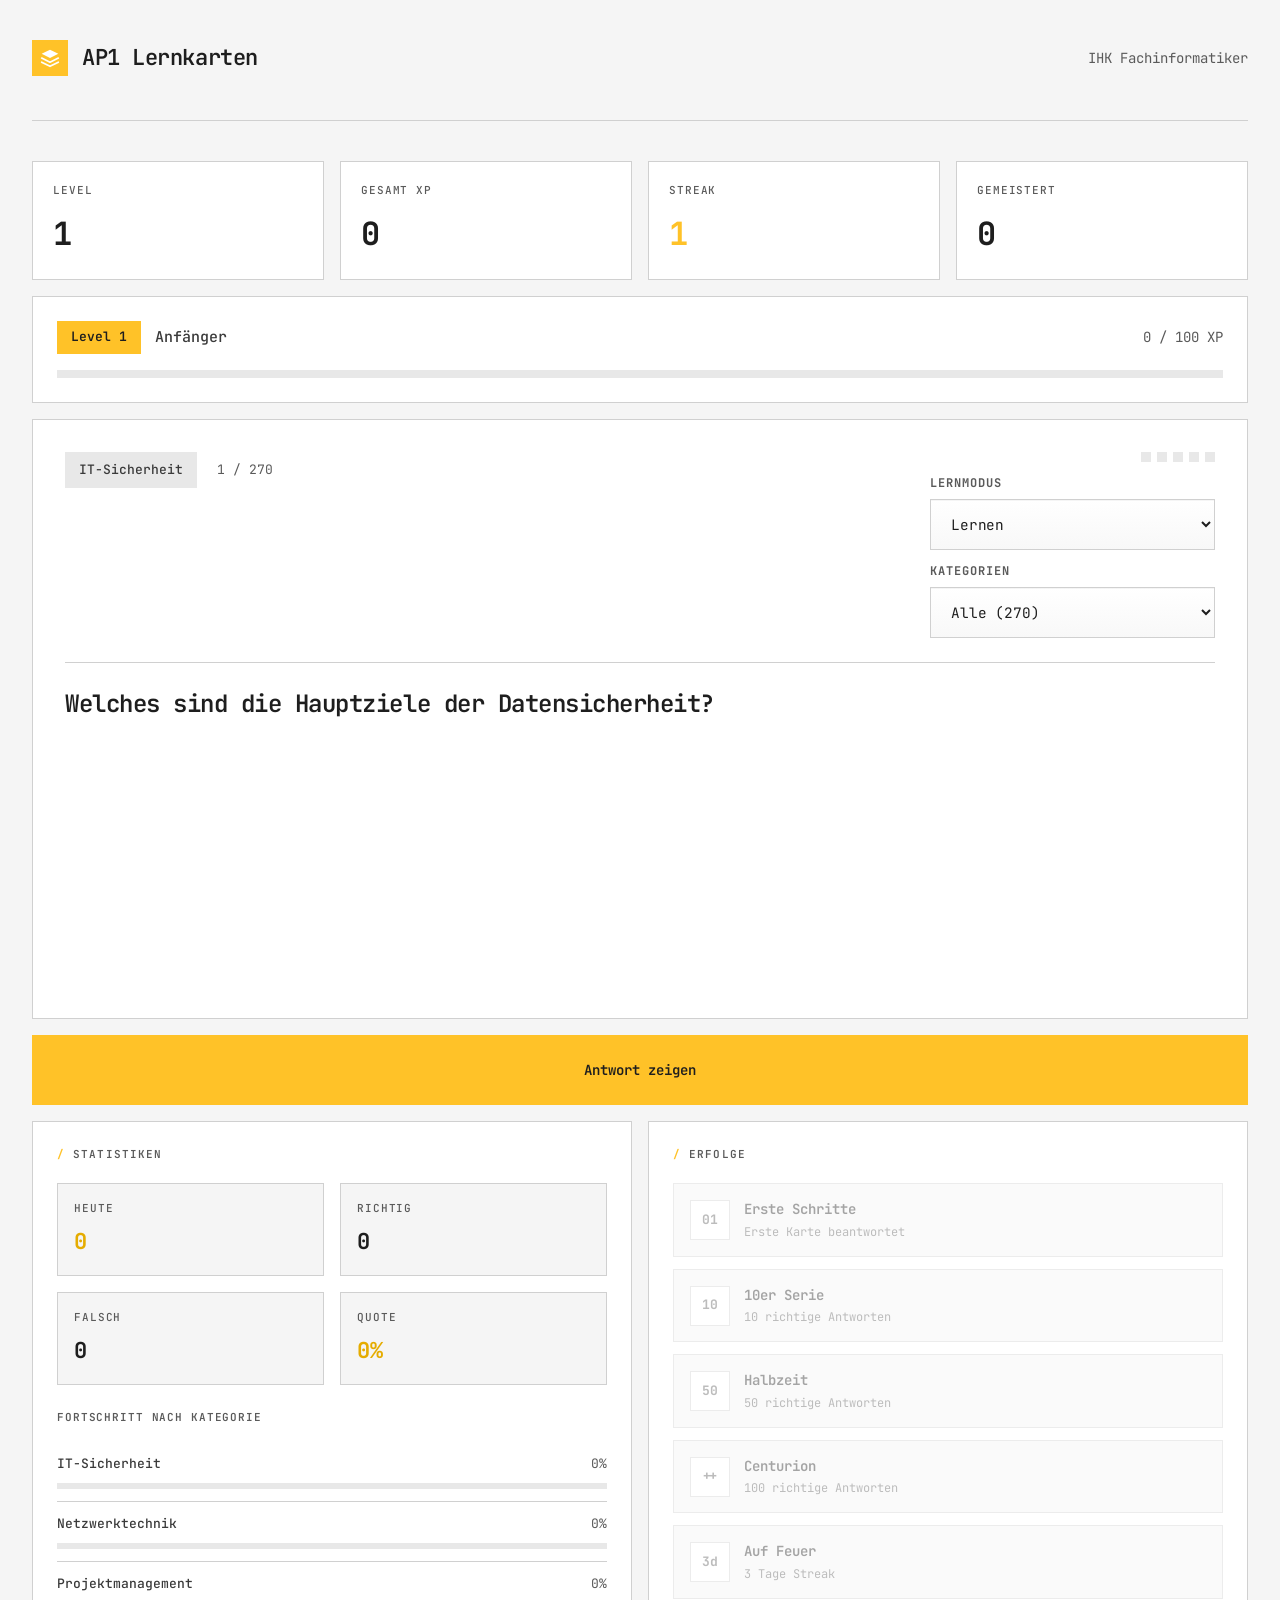
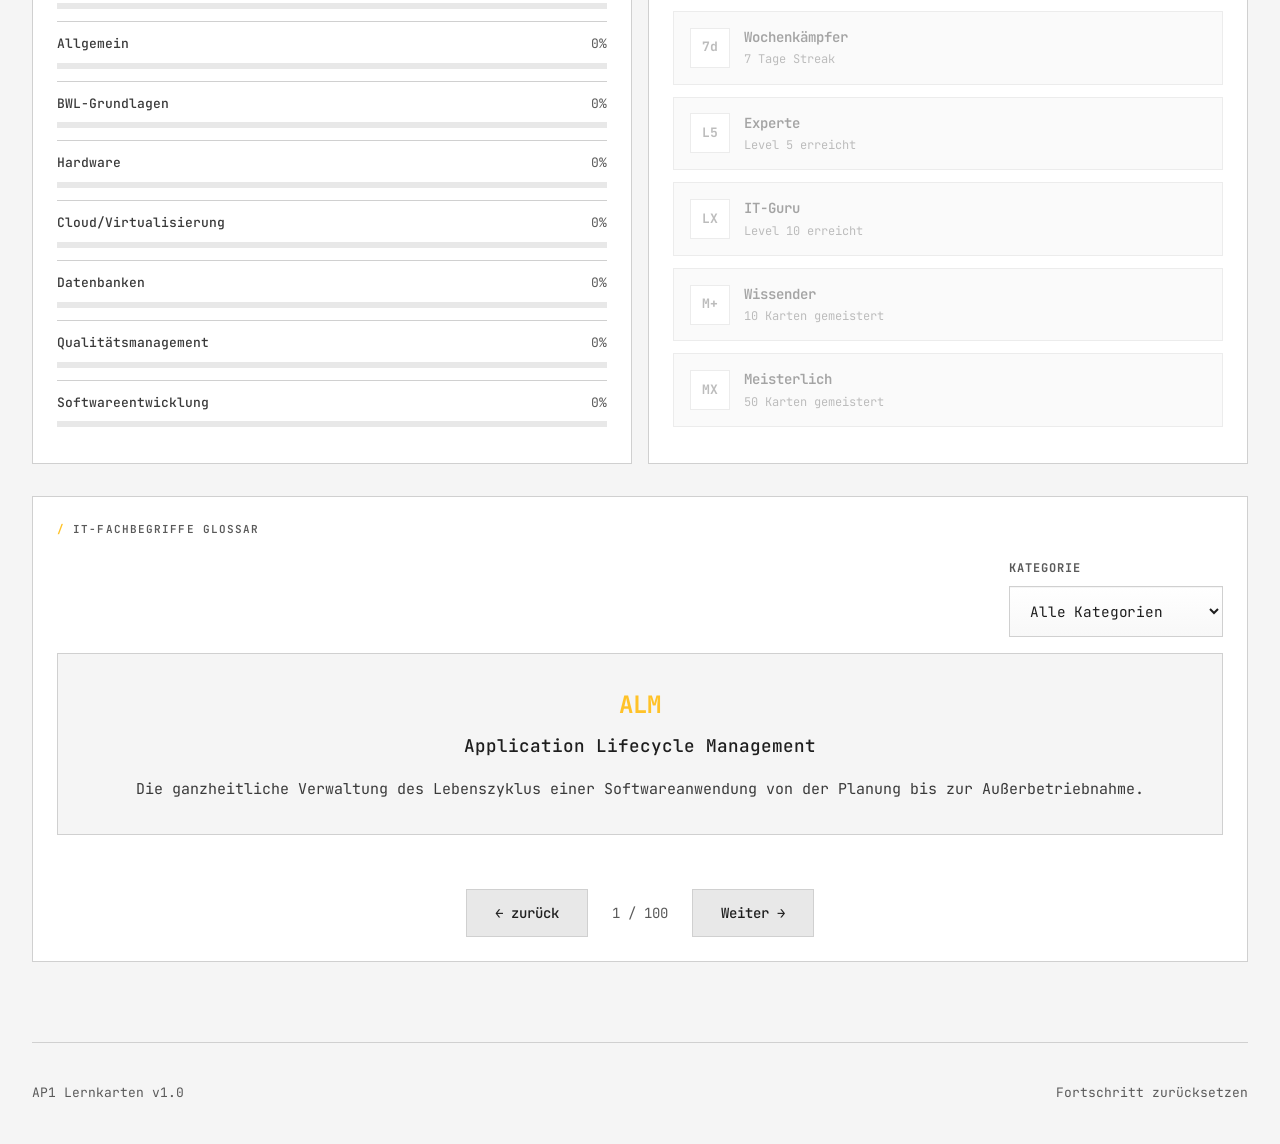
<file: index.html>
<!DOCTYPE html>
<html lang="de">
<head>
    <meta charset="UTF-8">
    <meta name="viewport" content="width=device-width, initial-scale=1.0">
    <title>AP1 Lernkarten</title>
    <link rel="preconnect" href="https://fonts.googleapis.com">
    <link rel="preconnect" href="https://fonts.gstatic.com" crossorigin>
    <link href="https://fonts.googleapis.com/css2?family=Inter:wght@400;500;600;700&family=JetBrains+Mono:wght@400;500&display=swap" rel="stylesheet">
    <link rel="icon" href="./assets/logo.svg" type="image/svg+xml" />
    <link rel="apple-touch-icon" sizes="180x180" href="assets/logo-180.png" />

    <link rel="stylesheet" href="css/styles.css">
</head>
<body>
    <div class="container">
        <!-- Header -->
        <div class="header">
            <div class="header-top">
                <div class="logo">
                    <div class="logo-mark">
                        <svg viewBox="0 0 24 24" fill="none" xmlns="http://www.w3.org/2000/svg">
                            <path d="M12 2L2 7L12 12L22 7L12 2Z" fill="white"/>
                            <path d="M2 17L12 22L22 17" stroke="white" stroke-width="2" stroke-linecap="round" stroke-linejoin="round"/>
                            <path d="M2 12L12 17L22 12" stroke="white" stroke-width="2" stroke-linecap="round" stroke-linejoin="round"/>
                        </svg>
                    </div>
                    <h1>AP1 Lernkarten</h1>
                </div>
                <div class="header-sub">IHK Fachinformatiker</div>
            </div>
        </div>

        <!-- Stats Bar -->
        <div class="stats-bar">
            <div class="stat-card accent">
                <div class="label">Level</div>
                <div class="value" id="level">1</div>
            </div>
            <div class="stat-card">
                <div class="label">Gesamt XP</div>
                <div class="value" id="totalXP">0</div>
            </div>
            <div class="stat-card warning">
                <div class="label">Streak</div>
                <div class="value" id="streak">0</div>
            </div>
            <div class="stat-card success">
                <div class="label">Gemeistert</div>
                <div class="value" id="mastered">0</div>
            </div>
        </div>

        <!-- Main Grid -->
        <div class="main-grid">
            <!-- Level Progress - Full Width -->
            <div class="level-section-wrapper">
                <div class="level-section">
                    <div class="level-header">
                        <div class="level-info">
                            <span class="level-badge">Level <span id="currentLevel">1</span></span>
                            <span class="level-title" id="levelTitle">Anfänger</span>
                        </div>
                        <div class="xp-text"><span id="currentXP">0</span> / <span id="nextLevelXP">100</span> XP</div>
                    </div>
                    <div class="progress-bar">
                        <div class="progress-fill" id="levelProgress" style="width: 0%"></div>
                    </div>
                </div>
            </div>

            <!-- Card Focus Area - Flashcard and Categories side by side -->
            <div class="card-focus-area">
                <!-- Card Main Area -->
                <div class="card-main">
                    <!-- Card Container -->
                    <div class="card-container" id="cardContainer">
                        <div class="flashcard" id="flashcard">
                          <div class="card-header">
                            <div class="card-meta">
                              <span class="card-category" id="cardCategory">Kategorie</span>
                              <span class="card-number" id="cardNumber">1 / 100</span>
                            </div>
                            <div class="card-header-right">
                              <div class="card-mastery" id="cardMastery">
                                <div class="mastery-dot"></div>
                                <div class="mastery-dot"></div>
                                <div class="mastery-dot"></div>
                                <div class="mastery-dot"></div>
                                <div class="mastery-dot"></div>
                              </div>
                              <div class="card-actions">
                                <div class="dropdown-group">
                                  <label for="modeSelect" class="dropdown-label">Lernmodus</label>
                                  <select id="modeSelect" class="dropdown-select" onchange="setMode(this.value)">
                                    <option value="learn">Lernen</option>
                                    <option value="quiz">Abfrage</option>
                                    <option value="weak">Schwächen</option>
                                  </select>
                                </div>
                                <div class="dropdown-group">
                                  <label for="categorySelect" class="dropdown-label">Kategorien</label>
                                  <select id="categorySelect" class="dropdown-select" onchange="setCategoryFilter(this.value)">
                                    <option value="alle">Alle Kategorien</option>
                                  </select>
                                </div>
                              </div>
                            </div>
                          </div>
                            
                            <!-- Scrollable Content Area -->
                            <div class="card-content">
                                <div class="card-question" id="cardQuestion">
                                    Lade Karten...
                                </div>

                                <div class="card-answer" id="cardAnswer">
                                    <div class="answer-section">
                                        <div class="answer-title">Hauptpunkte</div>
                                        <ul class="answer-list" id="answerList">
                                        </ul>
                                    </div>
                                    <div class="notes-section">
                                        <div class="notes-title">Hinweise</div>
                                        <div class="notes-text" id="notesText"></div>
                                    </div>
                                </div>
                            </div>
                        </div>
                    </div>

                    <!-- Controls Row - All buttons in one line -->
                    <div class="controls-row">
                        <!-- Show/Skip Controls -->
                        <div class="controls" id="showControls">
                          <button class="control-btn btn-show" id="answerButton" onclick="showAnswer()">
                            Antwort zeigen
                          </button>
                          <button class="control-btn btn-skip hidden" id="skipButton" onclick="skipCard()">
                            Überspringen
                          </button>
                        </div>

                        <!-- Rating Controls (hidden initially) -->
                        <div class="controls rating-buttons" id="ratingControls">
                          <button class="control-btn btn-wrong" onclick="rateCard(0)">
                            Falsch beantwortet
                          </button>
                          <button class="control-btn btn-hard" onclick="rateCard(1)">
                            Schwere Frage
                          </button>
                          <button class="control-btn btn-correct" onclick="rateCard(2)">
                            Richtig beantwortet
                          </button>
                        </div>

                    </div>
                </div>

            </div>

            <!-- Bottom Section - Stats and Achievements -->
            <div class="bottom-section">
                <!-- Sidebar - Statistics -->
                <div class="sidebar">
                    <div class="sidebar-section">
                        <div class="sidebar-title">Statistiken</div>
                        <div class="stats-grid">
                            <div class="stat-item">
                                <div class="stat-item-label">Heute</div>
                                <div class="stat-item-value blue" id="todayCount">0</div>
                            </div>
                            <div class="stat-item">
                                <div class="stat-item-label">Richtig</div>
                                <div class="stat-item-value green" id="correctCount">0</div>
                            </div>
                            <div class="stat-item">
                                <div class="stat-item-label">Falsch</div>
                                <div class="stat-item-value red" id="wrongCount">0</div>
                            </div>
                            <div class="stat-item">
                                <div class="stat-item-label">Quote</div>
                                <div class="stat-item-value blue" id="successRate">0%</div>
                            </div>
                        </div>
                        <div class="category-progress" id="categoryProgress">
                            <!-- Dynamisch befuellt -->
                        </div>
                    </div>
                </div>

                <!-- Right Sidebar - Achievements -->
                <div class="sidebar-right">
                    <div class="sidebar-section">
                        <div class="sidebar-title">Erfolge</div>
                        <div class="achievements-grid" id="achievements">
                            <!-- Dynamisch befuellt -->
                        </div>
                    </div>
                </div>
            </div>

            <!-- Glossar Section - IT-Fachbegriffe -->
            <div class="glossar-section">
                <div class="sidebar-section">
                    <div class="sidebar-title">IT-Fachbegriffe Glossar</div>
                    <div class="glossar-dropdown-group">
                        <label for="glossarCategorySelect" class="dropdown-label">Kategorie</label>
                        <select id="glossarCategorySelect" class="dropdown-select" onchange="setGlossarCategory(this.value)">
                            <option value="alle">Alle Kategorien</option>
                        </select>
                    </div>
                    <div class="glossar-content-wrapper">
                        <div class="glossar-inline-card" id="glossarCard">
                            <div class="glossar-term" id="glossarTerm">Begriff</div>
                            <div class="glossar-full" id="glossarFull">vollständiger Name</div>
                            <div class="glossar-desc" id="glossarDesc">Beschreibung</div>
                        </div>
                    </div>
                    <div class="glossar-inline-nav">
                        <button class="glossar-nav-btn" onclick="prevGlossarTerm()">← zurück</button>
                        <span class="glossar-counter" id="glossarCounter">1 / 100</span>
                        <button class="glossar-nav-btn" onclick="nextGlossarTerm()">Weiter →</button>
                    </div>
                </div>
            </div>
        </div>

        <!-- Footer -->
        <div class="footer">
            <div class="footer-text">AP1 Lernkarten v1.0</div>
            <div class="footer-links">
                <span class="footer-link" onclick="resetProgress()">Fortschritt zurücksetzen</span>
            </div>
        </div>
    </div>

    <!-- Toast Notification -->
    <div class="toast" id="toast"></div>

    <!-- Kartendaten nach Kategorie -->
    <script src="js/data/it-sicherheit.js"></script>
    <script src="js/data/netzwerktechnik.js"></script>
    <script src="js/data/projektmanagement.js"></script>
    <script src="js/data/allgemein.js"></script>
    <script src="js/data/bwl-grundlagen.js"></script>
    <script src="js/data/hardware.js"></script>
    <script src="js/data/cloud-virtualisierung.js"></script>
    <script src="js/data/datenbanken.js"></script>
    <script src="js/data/qualitaetsmanagement.js"></script>
    <script src="js/data/softwareentwicklung.js"></script>
    <script src="js/data/glossar.js"></script>
    <script src="js/data/index.js"></script>

    <!-- App-Module -->
    <script src="js/app/state.js"></script>
    <script src="js/app/filters.js"></script>
    <script src="js/app/progress.js"></script>
    <script src="js/app/flashcard.js"></script>
    <script src="js/app/init.js"></script>
    <script src="js/app/glossar.js"></script>
</body>
</html>
</file>
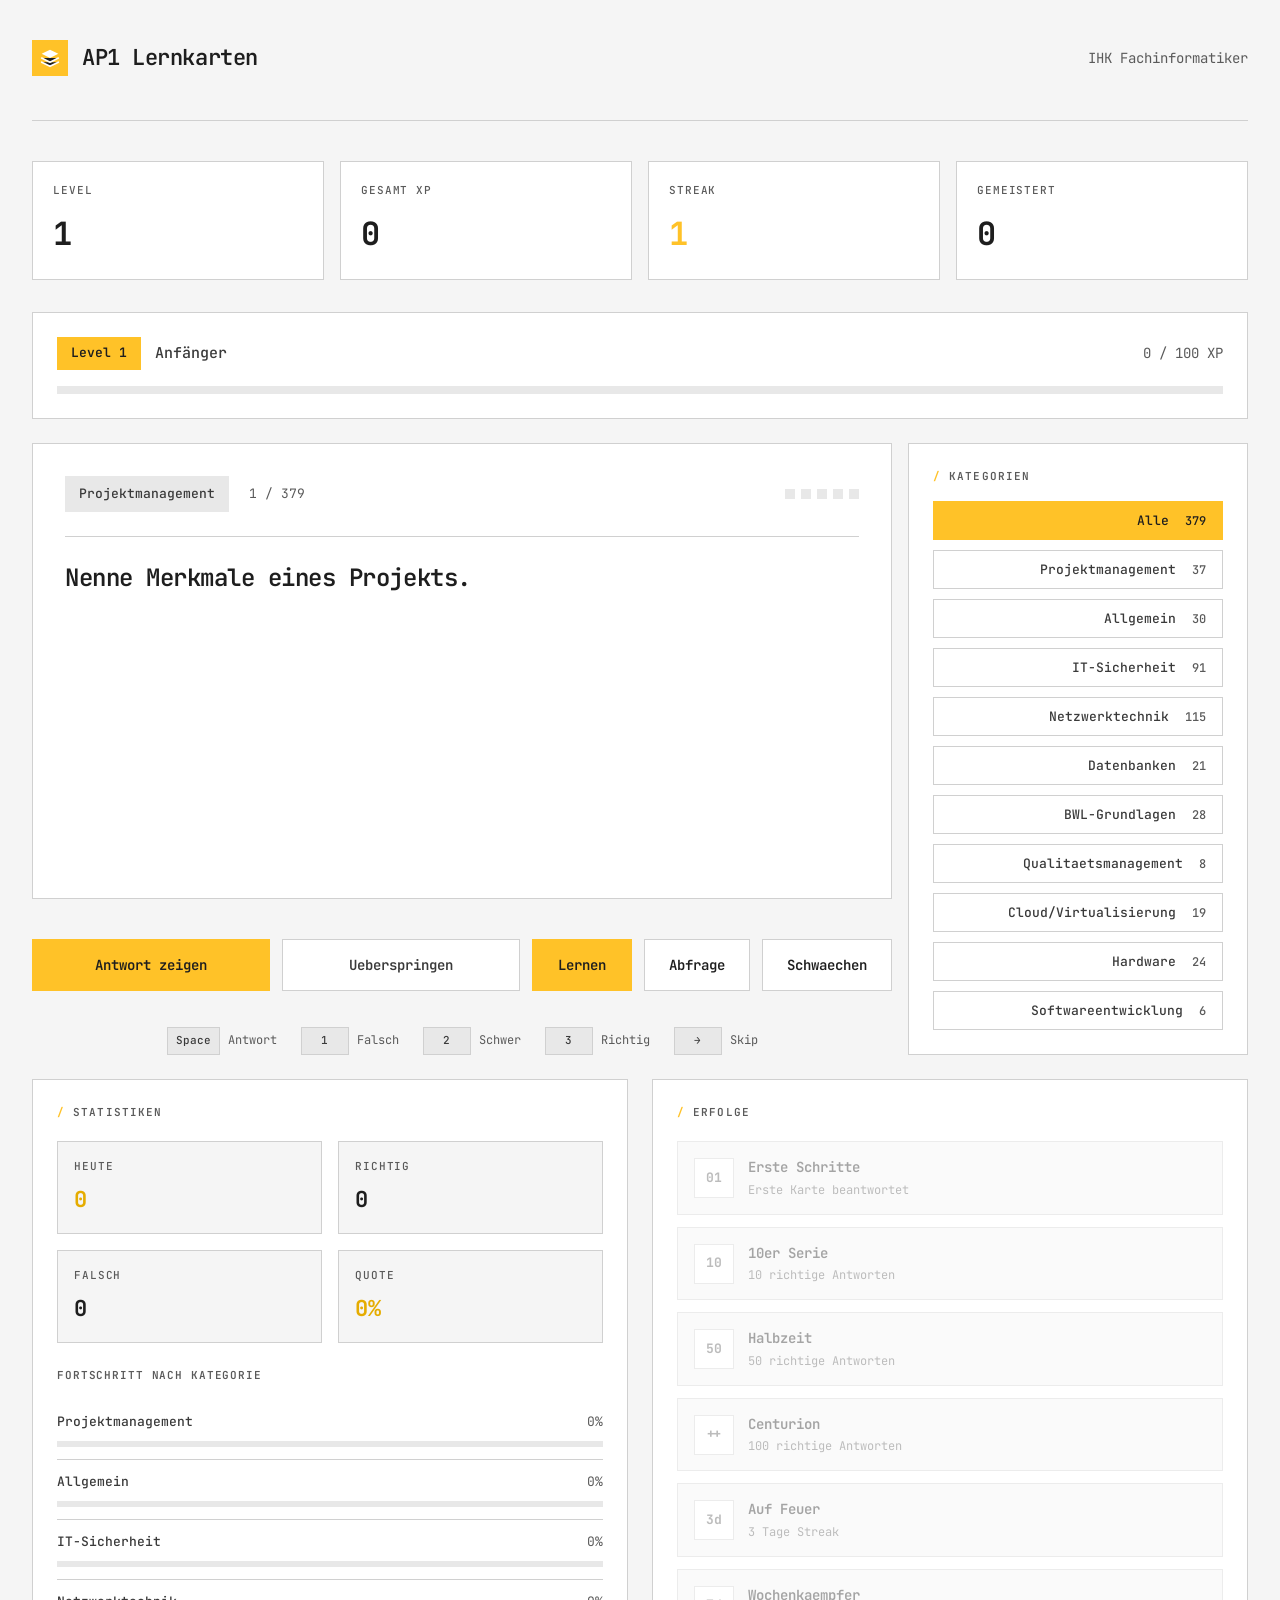
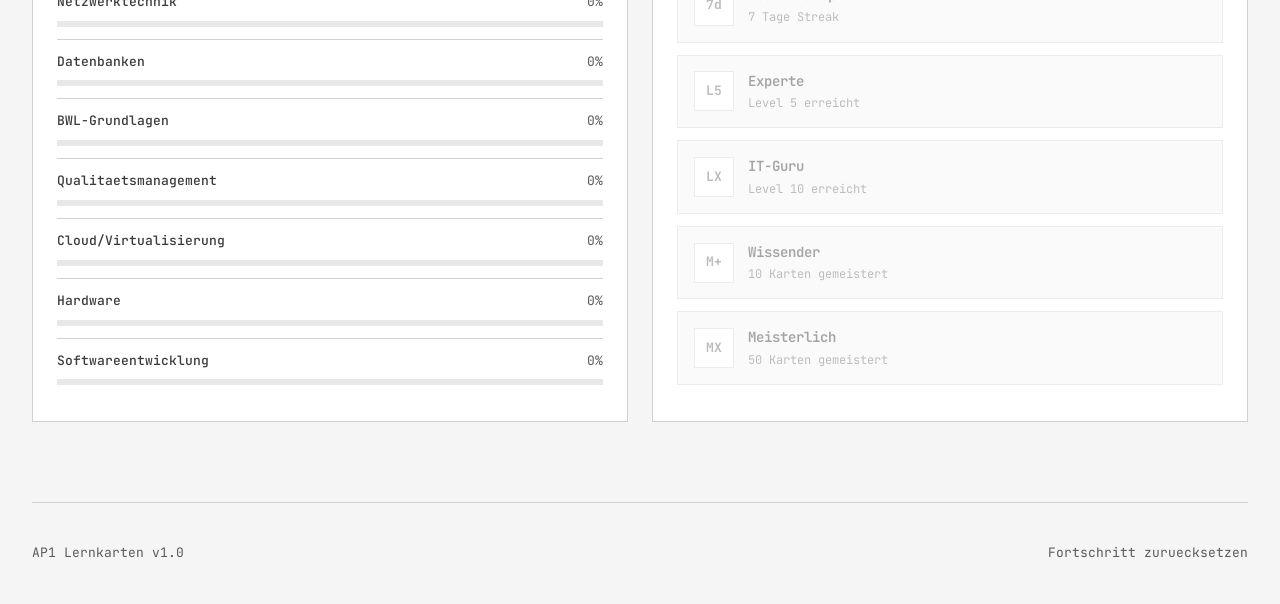
<file: AP1_Lernkarten.html>
<!DOCTYPE html>
<html lang="de">
<head>
    <meta charset="UTF-8">
    <meta name="viewport" content="width=device-width, initial-scale=1.0">
    <title>AP1 Lernkarten</title>
    <link rel="preconnect" href="https://fonts.googleapis.com">
    <link rel="preconnect" href="https://fonts.gstatic.com" crossorigin>
    <link href="https://fonts.googleapis.com/css2?family=Inter:wght@400;500;600;700&family=JetBrains+Mono:wght@400;500&display=swap" rel="stylesheet">
    <style>
        * {
            margin: 0;
            padding: 0;
            box-sizing: border-box;
        }

        :root {
            --accent: #ffc228;
            --accent-dark: #e5ac00;
            --bg-primary: #ffffff;
            --bg-secondary: #f5f5f5;
            --bg-tertiary: #e8e8e8;
            --bg-card: #ffffff;
            --border: #d0d0d0;
            --border-light: #e0e0e0;
            --text-primary: #1e1e1e;
            --text-secondary: #3a3a3a;
            --text-tertiary: #5a5a5a;
        }

        body {
            font-family: 'JetBrains Mono', monospace;
            background: var(--bg-secondary);
            color: var(--text-primary);
            min-height: 100vh;
            line-height: 1.6;
            -webkit-font-smoothing: antialiased;
        }

        .container {
            max-width: 1400px;
            margin: 0 auto;
            padding: 40px 32px;
        }

        /* Header */
        .header {
            margin-bottom: 40px;
            padding-bottom: 32px;
            border-bottom: 1px solid var(--border);
        }

        .header-top {
            display: flex;
            justify-content: space-between;
            align-items: center;
            margin-bottom: 12px;
        }

        .logo {
            display: flex;
            align-items: center;
            gap: 14px;
        }

        .logo-mark {
            width: 36px;
            height: 36px;
            background: var(--accent);
            border-radius: 0;
            display: flex;
            align-items: center;
            justify-content: center;
        }

        .logo-mark svg {
            width: 20px;
            height: 20px;
            fill: var(--text-primary);
        }

        .header h1 {
            font-size: 1.375rem;
            font-weight: 600;
            letter-spacing: -0.02em;
            color: var(--text-primary);
        }

        .header-sub {
            color: var(--text-tertiary);
            font-size: 0.875rem;
            font-family: 'JetBrains Mono', monospace;
        }

        /* Main Grid Layout */
        .main-grid {
            display: flex;
            flex-direction: column;
            gap: 24px;
        }

        /* Level Section - Full Width */
        .level-section-wrapper {
            width: 100%;
        }

        /* Card Focus Area - matches stats-bar grid */
        .card-focus-area {
            display: grid;
          grid-template-columns: minmax(0, 3fr) minmax(340px, 1fr);
            gap: 16px;
            align-items: stretch;
            grid-auto-rows: clamp(540px, 68vh, 820px);
        }

        .card-main {
          min-width: 0;
          height: 100%;
          max-height: 100%;
          overflow: hidden;
          gap: 16px;
          display: flex;
          flex-direction: column;
          grid-column: 1;
        }

        .categories-sidebar {
            display: flex;
            flex-direction: column;
            gap: 16px;
            grid-column: 2;
          min-height: 500px;
          min-width: 340px;
          max-height: 100%;
          overflow-y: auto;
        }

        /* Controls with Mode Buttons */
        .controls-row {
            display: grid;
            grid-template-columns: 1fr auto;
            gap: 16px;
            align-items: start;
        }

        .controls-left {
            display: flex;
            flex-direction: column;
            gap: 16px;
        }

        .mode-buttons-row {
            display: flex;
            flex-direction: column;
            gap: 8px;
        }

        .mode-btn-inline {
            padding: 18px 28px;
            border: 1px solid var(--border);
            cursor: pointer;
            font-size: 0.9375rem;
            font-weight: 600;
            font-family: inherit;
            display: flex;
            align-items: center;
            justify-content: center;
            gap: 10px;
            background: var(--bg-card);
            color: var(--text-primary);
            min-width: 140px;
        }

        .mode-btn-inline.active {
            background: var(--accent);
            border-color: var(--accent);
        }

        /* Bottom Section - Everything else */
        .bottom-section {
            display: grid;
            grid-template-columns: 1fr 1fr;
            gap: 24px;
          align-items: stretch;
        }

        .main-content {
            min-width: 0;
        }

        .sidebar {
            display: flex;
            flex-direction: column;
          gap: 20px;
          min-height: 0;
        }

        .sidebar-right {
            display: flex;
            flex-direction: column;
          gap: 20px;
          min-height: 0;
        }

        /* Stats Bar */
        .stats-bar {
            display: grid;
            grid-template-columns: repeat(4, 1fr);
            gap: 16px;
            margin-bottom: 32px;
        }

        .stat-card {
            background: var(--bg-card);
            padding: 20px;
            border: 1px solid var(--border);
        }

        .stat-card .label {
            font-size: 0.6875rem;
            color: var(--text-tertiary);
            text-transform: uppercase;
            letter-spacing: 0.08em;
            margin-bottom: 8px;
            font-weight: 500;
        }

        .stat-card .value {
            font-size: 2rem;
            font-weight: 700;
            font-variant-numeric: tabular-nums;
            letter-spacing: -0.02em;
            color: var(--text-primary);
        }

        .stat-card.accent .value { color: var(--text-primary); }
        .stat-card.success .value { color: var(--text-primary); }
        .stat-card.warning .value { color: var(--accent); }

        /* Level Progress */
        .level-section {
            background: var(--bg-card);
            border: 1px solid var(--border);
            padding: 24px;
        }

        .level-header {
            display: flex;
            justify-content: space-between;
            align-items: center;
            margin-bottom: 16px;
        }

        .level-info {
            display: flex;
            align-items: center;
            gap: 14px;
        }

        .level-badge {
            background: var(--accent);
            padding: 6px 14px;
            font-size: 0.8125rem;
            font-weight: 600;
            color: var(--text-primary);
        }

        .level-title {
            color: var(--text-secondary);
            font-size: 0.9375rem;
            font-weight: 500;
        }

        .xp-text {
            color: var(--text-tertiary);
            font-size: 0.875rem;
            font-family: 'JetBrains Mono', monospace;
        }

        .progress-bar {
            height: 8px;
            background: var(--bg-tertiary);
            overflow: hidden;
        }

        .progress-fill {
            height: 100%;
            background: var(--accent);
            transition: width 0.4s cubic-bezier(0.4, 0, 0.2, 1);
        }

        /* Section Labels */
        .section-label {
            font-size: 0.6875rem;
            color: var(--text-tertiary);
            text-transform: uppercase;
            letter-spacing: 0.1em;
            margin-bottom: 16px;
            font-weight: 600;
            display: flex;
            align-items: center;
            gap: 8px;
        }

        .section-label::before {
            content: '/';
            color: var(--accent);
            font-weight: 700;
        }

        /* Filter Section */
        .filter-section {
            margin-bottom: 0;
        }

        .filter-section.in-sidebar {
            background: var(--bg-card);
            border: 1px solid var(--border);
            padding: 24px;
        }

        .filter-section.in-sidebar .section-label {
            margin-bottom: 16px;
        }

        .filter-buttons {
            display: flex;
            flex-wrap: wrap;
            gap: 10px;
        }

        .filter-buttons.vertical {
            flex-direction: column;
            align-items: stretch;
        }

        .filter-buttons.vertical .filter-btn {
            width: 100%;
          justify-content: space-between;
          text-align: right;
        }

        .filter-btn {
            padding: 10px 16px;
            border: 1px solid var(--border);
            background: var(--bg-card);
            color: var(--text-secondary);
            cursor: pointer;
            font-size: 0.8125rem;
            font-family: inherit;
            font-weight: 500;
        }

        .filter-btn.active {
            background: var(--accent);
            border-color: var(--accent);
            color: var(--text-primary);
        }

        .filter-btn .count {
            color: var(--text-tertiary);
            margin-left: 8px;
            font-family: 'JetBrains Mono', monospace;
            font-size: 0.75rem;
        }

        .filter-btn.active .count {
            color: var(--text-primary);
        }

        /* Mode Buttons */
        .mode-section {
            display: grid;
            grid-template-columns: repeat(3, 1fr);
            gap: 12px;
            margin-bottom: 32px;
        }

        .mode-buttons-vertical {
            display: flex;
            flex-direction: column;
            gap: 10px;
        }

        .mode-buttons-vertical .mode-btn {
            width: 100%;
        }

        .mode-btn {
            padding: 16px 20px;
            border: 1px solid var(--border);
            background: var(--bg-card);
            color: var(--text-secondary);
            cursor: pointer;
            font-family: inherit;
            text-align: left;
        }

        .mode-btn.active {
            border-color: var(--accent);
            border-width: 2px;
            background: var(--bg-card);
        }

        .mode-btn-label {
            font-size: 0.6875rem;
            color: var(--text-tertiary);
            text-transform: uppercase;
            letter-spacing: 0.08em;
            margin-bottom: 6px;
            font-weight: 500;
        }

        .mode-btn.active .mode-btn-label {
            color: var(--accent-dark);
        }

        .mode-btn-title {
            font-size: 1rem;
            font-weight: 600;
            color: var(--text-primary);
        } 

        /* Card Display */
        .card-container {
          margin-bottom: 24px;
          flex: 1;
          min-height: 0;
          max-height: 100%;
          overflow: hidden;
          display: flex;
          flex-direction: column;
        }

        .flashcard {
            background: var(--bg-card);
            border: 1px solid var(--border);
            box-shadow: 0 8px 24px rgba(0, 0, 0, 0.04);
            padding: 32px;
          flex: 1;
          min-height: 0;
          height: 100%;
          overflow: hidden;
            position: relative;
            display: flex;
            flex-direction: column;
        }

        .card-header {
            display: flex;
            justify-content: space-between;
            align-items: center;
            margin-bottom: 24px;
            padding-bottom: 24px;
            border-bottom: 1px solid var(--border);
            flex-shrink: 0;
        }

        .card-content {
            flex: 1;
            overflow-y: auto;
            min-height: 0;
        }

        .card-meta {
            display: flex;
            align-items: center;
            gap: 20px;
        }

        .card-category {
            background: var(--bg-tertiary);
            padding: 8px 14px;
            font-size: 0.8125rem;
            color: var(--text-secondary);
            font-weight: 500;
        }

        .card-number {
            color: var(--text-tertiary);
            font-size: 0.8125rem;
            font-family: 'JetBrains Mono', monospace;
        }

        .card-mastery {
            display: flex;
            gap: 6px;
        }

        .mastery-dot {
            width: 10px;
            height: 10px;
            background: var(--bg-tertiary);
        }

        .mastery-dot.filled {
            background: var(--accent);
        }

        .card-question {
            font-size: 1.5rem;
            font-weight: 600;
            margin-bottom: 24px;
            color: var(--text-primary);
            line-height: 1.4;
            letter-spacing: -0.02em;
        }

        .card-answer {
            display: none;
        }

        .card-answer.visible {
            display: block;
            animation: slideUp 0.3s cubic-bezier(0.4, 0, 0.2, 1);
        }

        @keyframes slideUp {
            from { opacity: 0; transform: translateY(16px); }
            to { opacity: 1; transform: translateY(0); }
        }

        .answer-section {
            margin-bottom: 28px;
        }

        .answer-title {
            font-size: 0.6875rem;
            color: var(--accent-dark);
            text-transform: uppercase;
            letter-spacing: 0.1em;
            margin-bottom: 20px;
            font-weight: 600;
        }

        .answer-list {
            list-style: none;
        }

        .answer-list li {
            padding: 14px 0;
            padding-left: 28px;
            position: relative;
            border-bottom: 1px solid var(--bg-tertiary);
            color: var(--text-secondary);
            font-size: 0.9375rem;
            line-height: 1.7;
        }

        .answer-list li:last-child {
            border-bottom: none;
        }

        .answer-list li::before {
            content: "";
            position: absolute;
            left: 0;
            top: 20px;
            width: 8px;
            height: 8px;
            background: var(--accent);
        }

        .notes-section {
            background: var(--bg-secondary);
            padding: 24px;
            margin-top: 28px;
            border-left: 4px solid var(--accent);
        }

        .notes-title {
            font-size: 0.6875rem;
            color: var(--text-tertiary);
            text-transform: uppercase;
            letter-spacing: 0.1em;
            margin-bottom: 10px;
            font-weight: 600;
        }

        .notes-text {
            font-size: 0.9375rem;
            line-height: 1.8;
            color: var(--text-secondary);
        }

        /* Control Buttons */
        .controls-row {
            display: flex;
            gap: 12px;
            flex-wrap: wrap;
        }

        .controls {
            display: flex;
            gap: 12px;
            flex: 1;
        }

        .control-btn {
            padding: 16px 24px;
            border: 1px solid var(--border);
            cursor: pointer;
            font-size: 0.875rem;
            font-weight: 600;
            font-family: inherit;
            display: flex;
            align-items: center;
            justify-content: center;
            gap: 10px;
            flex: 1;
            min-width: 120px;
        }

        .btn-show {
            background: var(--accent);
            color: var(--text-primary);
            border-color: var(--accent);
        }

        .btn-wrong {
            background: var(--bg-card);
            color: var(--text-primary);
        }

        .btn-correct {
            background: var(--bg-card);
            color: var(--text-primary);
        }

        .btn-skip {
            background: var(--bg-card);
            color: var(--text-secondary);
        }

        .btn-hard {
            background: var(--bg-card);
            color: var(--text-primary);
        }

        .rating-buttons {
            display: none;
            gap: 12px;
            flex: 1;
        }

        .rating-buttons.visible {
            display: flex;
        }

        #showControls {
            display: flex;
        }

        #showControls.hidden {
            display: none;
        }

        /* Mode Buttons in same row */
        .mode-buttons-inline {
            display: flex;
            gap: 12px;
        }

        .mode-btn-inline {
            padding: 16px 24px;
            border: 1px solid var(--border);
            cursor: pointer;
            font-size: 0.875rem;
            font-weight: 600;
            font-family: inherit;
            display: flex;
            align-items: center;
            justify-content: center;
            background: var(--bg-card);
            color: var(--text-primary);
            min-width: 100px;
        }

        .mode-btn-inline.active {
            background: var(--accent);
            border-color: var(--accent);
        }

        /* Shortcuts Bar */
        .shortcuts-bar {
            display: flex;
            gap: 24px;
            margin-top: 20px;
            justify-content: center;
            flex-wrap: wrap;
        }

        .shortcut-item {
            display: flex;
            align-items: center;
            gap: 8px;
            font-size: 0.75rem;
            color: var(--text-tertiary);
        }

        .shortcuts-bar .key {
            background: var(--bg-tertiary);
            padding: 4px 8px;
            font-size: 0.6875rem;
            border: 1px solid var(--border);
            color: var(--text-secondary);
        }

        /* Sidebar Sections */
        .sidebar-section {
            background: var(--bg-card);
            border: 1px solid var(--border);
            padding: 24px;
          flex: 1;
          display: flex;
          flex-direction: column;
        }

        .sidebar-title {
            font-size: 0.6875rem;
            color: var(--text-tertiary);
            text-transform: uppercase;
            letter-spacing: 0.1em;
            margin-bottom: 20px;
            font-weight: 600;
            display: flex;
            align-items: center;
            gap: 8px;
        }

        .sidebar-title::before {
            content: '/';
            color: var(--accent);
            font-weight: 700;
        }

        /* Keyboard Shortcuts */
        .shortcuts-list {
            display: flex;
            flex-direction: column;
            gap: 12px;
        }

        .shortcut {
            display: flex;
            align-items: center;
            gap: 12px;
            font-size: 0.8125rem;
            color: var(--text-secondary);
        }

        .key {
            background: var(--bg-tertiary);
            padding: 6px 12px;
            font-family: 'JetBrains Mono', monospace;
            font-size: 0.75rem;
            border: 1px solid var(--border);
            color: var(--text-primary);
            min-width: 48px;
            text-align: center;
            font-weight: 500;
        }

        /* Statistics Grid */
        .stats-grid {
            display: grid;
            grid-template-columns: repeat(2, 1fr);
            gap: 16px;
        }

        .stat-item {
            background: var(--bg-secondary);
            padding: 16px;
            border: 1px solid var(--border);
        }

        .stat-item-label {
            color: var(--text-tertiary);
            font-size: 0.6875rem;
            text-transform: uppercase;
            letter-spacing: 0.08em;
            margin-bottom: 6px;
            font-weight: 500;
        }

        .stat-item-value {
            font-size: 1.375rem;
            font-weight: 700;
            font-variant-numeric: tabular-nums;
            color: var(--text-primary);
        }

        .stat-item-value.green { color: var(--text-primary); }
        .stat-item-value.red { color: var(--text-primary); }
        .stat-item-value.blue { color: var(--accent-dark); }

        /* Category Progress */
        .category-progress {
            margin-top: 24px;
        }

        .category-progress-title {
            font-size: 0.6875rem;
            color: var(--text-tertiary);
            text-transform: uppercase;
            letter-spacing: 0.08em;
            margin-bottom: 16px;
            font-weight: 600;
        }

        .category-item {
            display: flex;
            flex-direction: column;
            gap: 8px;
            padding: 12px 0;
            border-bottom: 1px solid var(--border);
        }

        .category-item:last-child {
            border-bottom: none;
        }

        .category-item-header {
            display: flex;
            justify-content: space-between;
            align-items: center;
        }

        .category-name {
            font-size: 0.8125rem;
            color: var(--text-secondary);
            font-weight: 500;
        }

        .category-bar {
            height: 6px;
            background: var(--bg-tertiary);
            overflow: hidden;
        }

        .category-bar-fill {
            height: 100%;
            background: var(--accent);
            transition: width 0.4s ease;
        }

        .category-percent {
            font-size: 0.8125rem;
            color: var(--text-tertiary);
            font-family: 'JetBrains Mono', monospace;
        }

        /* Achievements */
        .achievements-grid {
            display: flex;
            flex-direction: column;
            gap: 12px;
        }

        .achievement {
            background: var(--bg-secondary);
            border: 1px solid var(--border);
            padding: 14px 16px;
            display: flex;
            align-items: center;
            gap: 14px;
        }

        .achievement.locked {
            opacity: 0.4;
        }

        .achievement-icon {
            width: 40px;
            height: 40px;
            background: var(--bg-card);
            display: flex;
            align-items: center;
            justify-content: center;
            font-size: 0.8125rem;
            font-weight: 700;
            color: var(--accent-dark);
            font-family: 'JetBrains Mono', monospace;
            border: 1px solid var(--border);
        }

        .achievement.locked .achievement-icon {
            color: var(--text-tertiary);
        }

        .achievement-info {
            flex: 1;
        }

        .achievement-name {
            font-size: 0.875rem;
            font-weight: 600;
            margin-bottom: 2px;
            color: var(--text-primary);
        }

        .achievement-desc {
            font-size: 0.75rem;
            color: var(--text-tertiary);
        }

        /* Toast Notification */
        .toast {
            position: fixed;
            bottom: 40px;
            left: 50%;
            transform: translateX(-50%) translateY(100px);
            background: var(--bg-card);
            border: 1px solid var(--border);
            color: var(--text-primary);
            padding: 18px 28px;
            font-weight: 500;
            font-size: 0.9375rem;
            opacity: 0;
            transition: all 0.3s cubic-bezier(0.4, 0, 0.2, 1);
            z-index: 1000;
        }

        .toast.show {
            transform: translateX(-50%) translateY(0);
            opacity: 1;
        }

        .toast.level-up {
            border-left: 4px solid var(--accent);
        }

        .toast.success {
            border-left: 4px solid var(--accent);
        }

        /* Footer */
        .footer {
            margin-top: 80px;
            padding-top: 40px;
            border-top: 1px solid var(--border);
            display: flex;
            justify-content: space-between;
            align-items: center;
        }

        .footer-text {
            font-size: 0.8125rem;
            color: var(--text-tertiary);
        }

        .footer-links {
            display: flex;
            gap: 32px;
        }

        .footer-link {
            font-size: 0.8125rem;
            color: var(--text-tertiary);
            text-decoration: none;
            cursor: pointer;
        }

        /* Responsive */
        @media (max-width: 1200px) {
            .card-focus-area {
            grid-template-columns: minmax(0, 1.8fr) minmax(320px, 1fr);
            }

            .bottom-section {
                grid-template-columns: 1fr 1fr;
            }

            .sidebar-right {
                display: none;
            }

            .sidebar .achievements-section-mobile {
                display: block;
            }
        }

        @media (max-width: 1024px) {
            .card-focus-area {
                grid-template-columns: 1fr;
                grid-auto-rows: clamp(520px, 82vh, 900px);
            }

            .card-main,
            .categories-sidebar {
                grid-column: auto;
            }

          .card-main {
            height: 100%;
            max-height: 100%;
            overflow: hidden;
          }

          .card-container {
            min-height: 0;
            height: 100%;
          }

            .categories-sidebar {
                order: 2;
                display: grid;
                grid-template-columns: 1fr;
                gap: 16px;
                width: 100%;
                min-height: auto;
                min-width: 0;
              max-height: none;
              overflow: visible;
            }

            .controls-row {
                flex-wrap: wrap;
            }

            .controls {
                width: 100%;
            }

            .mode-buttons-inline {
                width: 100%;
                justify-content: stretch;
            }

            .mode-btn-inline {
                flex: 1;
                min-width: 80px;
            }

            .bottom-section {
                grid-template-columns: 1fr;
            }

            .sidebar {
                display: grid;
                grid-template-columns: 1fr;
            }

            .sidebar-right {
                display: grid;
                grid-template-columns: 1fr;
            }
        }

        @media (max-width: 768px) {
            .container {
                padding: 24px 20px;
            }

          .card-container {
            min-height: 0;
            height: auto;
          }

            .stats-bar {
                grid-template-columns: repeat(2, 1fr);
            }

            .mode-section {
                grid-template-columns: 1fr;
            }

            .filter-buttons.vertical {
                flex-direction: row;
                flex-wrap: wrap;
            }

            .categories-sidebar {
              display: grid;
              grid-template-columns: 1fr;
              gap: 12px;
              width: 100%;
              min-height: auto;
            }

            .flashcard {
                padding: 28px;
            }

            .card-main {
              min-height: clamp(500px, 88vh, 860px);
              max-height: 100%;
              overflow: hidden;
            }

            .card-question {
              font-size: 1.25rem;
            }

            .controls {
                grid-template-columns: 1fr;
            }

            .btn-show {
                grid-column: span 1;
            }

            .rating-buttons {
                grid-template-columns: 1fr;
            }

            .sidebar {
                grid-template-columns: 1fr;
            }

            .bottom-section {
                gap: 16px;
            }
        }
    </style>
</head>
<body>
    <div class="container">
        <!-- Header -->
        <div class="header">
            <div class="header-top">
                <div class="logo">
                    <div class="logo-mark">
                        <svg viewBox="0 0 24 24" fill="none" xmlns="http://www.w3.org/2000/svg">
                            <path d="M12 2L2 7L12 12L22 7L12 2Z" fill="white"/>
                            <path d="M2 17L12 22L22 17" stroke="white" stroke-width="2" stroke-linecap="round" stroke-linejoin="round"/>
                            <path d="M2 12L12 17L22 12" stroke="white" stroke-width="2" stroke-linecap="round" stroke-linejoin="round"/>
                        </svg>
                    </div>
                    <h1>AP1 Lernkarten</h1>
                </div>
                <div class="header-sub">IHK Fachinformatiker</div>
            </div>
        </div>

        <!-- Stats Bar -->
        <div class="stats-bar">
            <div class="stat-card accent">
                <div class="label">Level</div>
                <div class="value" id="level">1</div>
            </div>
            <div class="stat-card">
                <div class="label">Gesamt XP</div>
                <div class="value" id="totalXP">0</div>
            </div>
            <div class="stat-card warning">
                <div class="label">Streak</div>
                <div class="value" id="streak">0</div>
            </div>
            <div class="stat-card success">
                <div class="label">Gemeistert</div>
                <div class="value" id="mastered">0</div>
            </div>
        </div>

        <!-- Main Grid -->
        <div class="main-grid">
            <!-- Level Progress - Full Width -->
            <div class="level-section-wrapper">
                <div class="level-section">
                    <div class="level-header">
                        <div class="level-info">
                            <span class="level-badge">Level <span id="currentLevel">1</span></span>
                            <span class="level-title" id="levelTitle">Anfaenger</span>
                        </div>
                        <div class="xp-text"><span id="currentXP">0</span> / <span id="nextLevelXP">100</span> XP</div>
                    </div>
                    <div class="progress-bar">
                        <div class="progress-fill" id="levelProgress" style="width: 0%"></div>
                    </div>
                </div>
            </div>

            <!-- Card Focus Area - Flashcard and Categories side by side -->
            <div class="card-focus-area">
                <!-- Card Main Area -->
                <div class="card-main">
                    <!-- Card Container -->
                    <div class="card-container" id="cardContainer">
                        <div class="flashcard" id="flashcard">
                            <div class="card-header">
                                <div class="card-meta">
                                    <span class="card-category" id="cardCategory">Kategorie</span>
                                    <span class="card-number" id="cardNumber">1 / 100</span>
                                </div>
                                <div class="card-mastery" id="cardMastery">
                                    <div class="mastery-dot"></div>
                                    <div class="mastery-dot"></div>
                                    <div class="mastery-dot"></div>
                                    <div class="mastery-dot"></div>
                                    <div class="mastery-dot"></div>
                                </div>
                            </div>
                            
                            <!-- Scrollable Content Area -->
                            <div class="card-content">
                                <div class="card-question" id="cardQuestion">
                                    Lade Karten...
                                </div>

                                <div class="card-answer" id="cardAnswer">
                                    <div class="answer-section">
                                        <div class="answer-title">Hauptpunkte</div>
                                        <ul class="answer-list" id="answerList">
                                        </ul>
                                    </div>
                                    <div class="notes-section">
                                        <div class="notes-title">Hinweise</div>
                                        <div class="notes-text" id="notesText"></div>
                                    </div>
                                </div>
                            </div>
                        </div>
                    </div>

                    <!-- Controls Row - All buttons in one line -->
                    <div class="controls-row">
                        <!-- Show/Skip Controls -->
                        <div class="controls" id="showControls">
                            <button class="control-btn btn-show" onclick="showAnswer()">
                                Antwort zeigen
                            </button>
                            <button class="control-btn btn-skip" onclick="skipCard()">
                                Ueberspringen
                            </button>
                        </div>

                        <!-- Rating Controls (hidden initially) -->
                        <div class="controls rating-buttons" id="ratingControls">
                            <button class="control-btn btn-wrong" onclick="rateCard(0)">
                                Falsch
                            </button>
                            <button class="control-btn btn-hard" onclick="rateCard(1)">
                                Schwer
                            </button>
                            <button class="control-btn btn-correct" onclick="rateCard(2)">
                                Richtig
                            </button>
                        </div>

                        <!-- Mode Buttons -->
                        <div class="mode-buttons-inline">
                            <button class="mode-btn-inline active" data-mode="learn" onclick="setMode('learn')">
                                Lernen
                            </button>
                            <button class="mode-btn-inline" data-mode="quiz" onclick="setMode('quiz')">
                                Abfrage
                            </button>
                            <button class="mode-btn-inline" data-mode="weak" onclick="setMode('weak')">
                                Schwaechen
                            </button>
                        </div>
                    </div>

                    <!-- Keyboard Shortcuts -->
                    <div class="shortcuts-bar">
                        <span class="shortcut-item"><span class="key">Space</span> Antwort</span>
                        <span class="shortcut-item"><span class="key">1</span> Falsch</span>
                        <span class="shortcut-item"><span class="key">2</span> Schwer</span>
                        <span class="shortcut-item"><span class="key">3</span> Richtig</span>
                        <span class="shortcut-item"><span class="key">→</span> Skip</span>
                    </div>
                </div>

                <!-- Categories Sidebar - Right of Cards -->
                <div class="categories-sidebar">
                    <!-- Filter Section -->
                    <div class="filter-section in-sidebar">
                        <div class="section-label">Kategorien</div>
                        <div class="filter-buttons vertical" id="filterButtons">
                            <!-- Dynamisch befuellt -->
                        </div>
                    </div>
                </div>
            </div>

            <!-- Bottom Section - Stats and Achievements -->
            <div class="bottom-section">
                <!-- Sidebar - Statistics -->
                <div class="sidebar">
                    <div class="sidebar-section">
                        <div class="sidebar-title">Statistiken</div>
                        <div class="stats-grid">
                            <div class="stat-item">
                                <div class="stat-item-label">Heute</div>
                                <div class="stat-item-value blue" id="todayCount">0</div>
                            </div>
                            <div class="stat-item">
                                <div class="stat-item-label">Richtig</div>
                                <div class="stat-item-value green" id="correctCount">0</div>
                            </div>
                            <div class="stat-item">
                                <div class="stat-item-label">Falsch</div>
                                <div class="stat-item-value red" id="wrongCount">0</div>
                            </div>
                            <div class="stat-item">
                                <div class="stat-item-label">Quote</div>
                                <div class="stat-item-value blue" id="successRate">0%</div>
                            </div>
                        </div>
                        <div class="category-progress" id="categoryProgress">
                            <!-- Dynamisch befuellt -->
                        </div>
                    </div>
                </div>

                <!-- Right Sidebar - Achievements -->
                <div class="sidebar-right">
                    <div class="sidebar-section">
                        <div class="sidebar-title">Erfolge</div>
                        <div class="achievements-grid" id="achievements">
                            <!-- Dynamisch befuellt -->
                        </div>
                    </div>
                </div>
            </div>
        </div>

        <!-- Footer -->
        <div class="footer">
            <div class="footer-text">AP1 Lernkarten v1.0</div>
            <div class="footer-links">
                <span class="footer-link" onclick="resetProgress()">Fortschritt zuruecksetzen</span>
            </div>
        </div>
    </div>

    <!-- Toast Notification -->
    <div class="toast" id="toast"></div>

    <script>
        // State
        let cards = [];
        let filteredCards = [];
        let currentIndex = 0;
        let currentMode = 'learn';
        let answerShown = false;
        let activeFilters = new Set(['alle']);

        // Progress State (wird aus localStorage geladen)
        let progress = {
            xp: 0,
            level: 1,
            streak: 0,
            lastStudyDate: null,
            todayCount: 0,
            correctCount: 0,
            wrongCount: 0,
            cardProgress: {}, // cardId -> {mastery: 0-5, lastSeen: date, correct: 0, wrong: 0}
            achievements: []
        };

        // Level Thresholds
        const levels = [
            { level: 1, xp: 0, title: 'Anfänger' },
            { level: 2, xp: 100, title: 'Lehrling' },
            { level: 3, xp: 250, title: 'Geselle' },
            { level: 4, xp: 500, title: 'Fortgeschritten' },
            { level: 5, xp: 800, title: 'Experte' },
            { level: 6, xp: 1200, title: 'Meister' },
            { level: 7, xp: 1700, title: 'Großmeister' },
            { level: 8, xp: 2300, title: 'Champion' },
            { level: 9, xp: 3000, title: 'Legende' },
            { level: 10, xp: 4000, title: 'IT-Guru' }
        ];

        // Achievements
        const achievementDefs = [
            { id: 'first_card', icon: '01', name: 'Erste Schritte', desc: 'Erste Karte beantwortet', condition: p => p.correctCount + p.wrongCount >= 1 },
            { id: 'ten_correct', icon: '10', name: '10er Serie', desc: '10 richtige Antworten', condition: p => p.correctCount >= 10 },
            { id: 'fifty_correct', icon: '50', name: 'Halbzeit', desc: '50 richtige Antworten', condition: p => p.correctCount >= 50 },
            { id: 'hundred_correct', icon: '++', name: 'Centurion', desc: '100 richtige Antworten', condition: p => p.correctCount >= 100 },
            { id: 'streak_3', icon: '3d', name: 'Auf Feuer', desc: '3 Tage Streak', condition: p => p.streak >= 3 },
            { id: 'streak_7', icon: '7d', name: 'Wochenkaempfer', desc: '7 Tage Streak', condition: p => p.streak >= 7 },
            { id: 'level_5', icon: 'L5', name: 'Experte', desc: 'Level 5 erreicht', condition: p => p.level >= 5 },
            { id: 'level_10', icon: 'LX', name: 'IT-Guru', desc: 'Level 10 erreicht', condition: p => p.level >= 10 },
            { id: 'mastered_10', icon: 'M+', name: 'Wissender', desc: '10 Karten gemeistert', condition: p => Object.values(p.cardProgress).filter(c => c.mastery >= 5).length >= 10 },
            { id: 'mastered_50', icon: 'MX', name: 'Meisterlich', desc: '50 Karten gemeistert', condition: p => Object.values(p.cardProgress).filter(c => c.mastery >= 5).length >= 50 }
        ];

        // Embedded card data (for standalone offline use)
        const EMBEDDED_CARDS = [
  {
    "id": 1,
    "titel": "Nenne Merkmale eines Projekts.",
    "hauptpunkte": [
      "Einmaligkeit: Keine regelmäßige Routine.",
      "Zielorientierung: Ein fest definiertes Ergebnis wird verfolgt.",
      "Zeitliche Befristung: Fester Start- und Endzeitpunkt.",
      "Begrenzte Ressourcen: Budget, Personal und Zeit sind limitiert."
    ],
    "sprechernotizen": "Ein Projekt ist in der Betriebswirtschaft klar von „Prozessen“ abgegrenzt. Während ein Prozess (wie die tägliche Datensicherung) immer gleich abläuft, ist ein Projekt ein einmaliges Vorhaben. Wichtig für die Prüfung ist zudem das Merkmal der Interdisziplinarität – oft arbeiten Fachleute aus verschiedenen Abteilungen zusammen. Da Projekte Neuland betreten, sind sie immer risikobehaftet; man weiß zu Beginn nie zu 100 %, ob alles wie geplant klappt.",
    "kategorie": "Projektmanagement"
  },
  {
    "id": 2,
    "titel": "Mit welchen Werkzeugen kann man ein Projekt planen und überwachen?",
    "hauptpunkte": [
      "Projektstrukturplan (PSP): Gliederung aller Aufgaben.",
      "Netzplan: Darstellung zeitlicher Abhängigkeiten.",
      "Gantt-Diagramm: Visualisierung auf einer Zeitachse."
    ],
    "sprechernotizen": "Um ein Projekt im Griff zu behalten, nutzt man verschiedene grafische Werkzeuge. Der Projektstrukturplan ist dabei das Fundament – er zeigt, was alles zu tun ist, indem er das Gesamtprojekt in kleine Arbeitspakete zerlegt. Der Netzplan und das Gantt-Diagramm helfen uns dann dabei zu planen, wann und in welcher Reihenfolge diese Pakete abgearbeitet werden müssen.",
    "kategorie": "Projektmanagement"
  },
  {
    "id": 3,
    "titel": "Was ist ein Netzplan im Projektmanagement?",
    "hauptpunkte": [
      "Terminplanung: Grafische Darstellung der Vorgangsdauer.",
      "Logische Abhängigkeiten: Zeigt, welche Aufgabe auf welcher aufbaut.",
      "Pufferzeiten & Kritischer Pfad: Markierung zeitlicher Spielräume."
    ],
    "sprechernotizen": "Der Netzplan ist ein mächtiges Instrument zur Zeitplanung. Er besteht aus Rechtecken (Vorgängen) und Pfeilen, die die logische Abfolge darstellen. Das Ziel ist es, den gesamten Projektablauf als „Pfad“ zu visualisieren. Besonders wichtig sind hier die Pufferzeiten: Sie verraten uns, wie lange sich eine einzelne Aufgabe verzögern darf, ohne dass das gesamte Projektende nach hinten rutscht.",
    "kategorie": "Projektmanagement"
  },
  {
    "id": 4,
    "titel": "Was ist ein Gantt-Diagramm?",
    "hauptpunkte": [
      "Zeitachsen-Darstellung: Horizontale Balken zeigen die Dauer.",
      "Übersichtlichkeit: Ideal für kleine bis mittlere Projekte.",
      "Abhängigkeiten: Werden durch Pfeile zwischen Balken verdeutlicht."
    ],
    "sprechernotizen": "Das Gantt-Diagramm ist der Klassiker in der Projektleitung. Oben steht die Zeitachse, links die Aktivitäten. Jede Aktivität wird als Balken eingezeichnet. Man sieht sofort: „Aha, diese zwei Aufgaben laufen gleichzeitig (überlappend)“. Der große Vorteil ist die Einfachheit, aber Achtung: Bei hunderten Aufgaben wird es schnell unübersichtlich.",
    "kategorie": "Projektmanagement"
  },
  {
    "id": 5,
    "titel": "Was versteht man unter dem Top-Down-Ansatz beim Projektstrukturplan?",
    "hauptpunkte": [
      "Vom Ganzen zum Detail: Schrittweise Zerlegung.",
      "Struktur: Gesamtprojekt → Teilaufgaben → Arbeitspakete.",
      "Anwendung: Bei bekannten Projekten mit Erfahrungswerten."
    ],
    "sprechernotizen": "„Top-Down“ bedeutet „von oben nach unten“. Man startet mit dem großen Ziel (dem Gesamtprojekt) und bricht es immer weiter herunter, bis man bei den kleinsten Einheiten, den Arbeitspaketen, ankommt. Diesen Ansatz wählt man immer dann, wenn man schon früher ähnliche Projekte gemacht hat und genau weiß, welche groben Brocken auf einen zukommen.",
    "kategorie": "Projektmanagement"
  },
  {
    "id": 6,
    "titel": "Was versteht man unter dem Begriff Bottom-Up-Ansatz beim",
    "hauptpunkte": [
      "Vom Detail zum Ganzen: Sammeln von Teilproblemen.",
      "Synthese: Aufbau einer Baumstruktur aus Einzelteilen.",
      "Innovation: Ideal für völlig neue, innovative Lösungen."
    ],
    "sprechernotizen": "„Bottom-Up“ ist das Gegenteil: „von unten nach oben“. Man fängt bei den kleinen Details an, die man bereits kennt oder gelöst hat, und setzt daraus das große Ganze zusammen. Das ist besonders nützlich bei innovativen Projekten, wo man noch gar nicht genau weiß, wie das Endergebnis im Detail aussehen wird. Man prüft am Ende, ob alle gesammelten Teilaufgaben zusammen wirklich das Projekt ergeben.",
    "kategorie": "Projektmanagement"
  },
  {
    "id": 7,
    "titel": "Was versteht man unter dem 4-Phasen-Modell beim Projektmanagement?",
    "hauptpunkte": [
      "Projektdefinition",
      "Projektplanung",
      "Projektdurchführung und Controlling",
      "Projektabschluss"
    ],
    "sprechernotizen": "Dieses Modell strukturiert den Lebenszyklus eines Projekts. Zuerst wird geklärt, was wir überhaupt machen (Definition). Dann wird detailgenau geplant (Planung). In der dritten Phase wird gearbeitet und ständig kontrolliert, ob Zeit und Kosten noch stimmen (Controlling). Am Ende wird das Projekt offiziell übergeben und reflektiert (Abschluss). Als Alternative gibt es oft ein 5-Phasen-Modell, das die Initiierung als allerersten Schritt ergänzt.",
    "kategorie": "Projektmanagement"
  },
  {
    "id": 8,
    "titel": "Was bezeichnet man als kritischen Pfad beim Netzplan?",
    "hauptpunkte": [
      "Gesamtpuffer = Null: Kein zeitlicher Spielraum.",
      "Zeitbestimmend: Definiert die minimale Gesamtdauer.",
      "Risikofaktor: Jede Verzögerung hier verschiebt das Projektende."
    ],
    "sprechernotizen": "Der Kritische Pfad ist die wichtigste Linie in deinem Netzplan. Er besteht aus allen Vorgängen, die keinen Puffer haben (Puffer = 0). Wenn ein Mitarbeiter an einer Aufgabe auf diesem Pfad nur einen Tag länger braucht, ist das ganze Projekt sofort einen Tag zu spät. Als Projektleiter musst du diesen Pfad extrem scharf überwachen.",
    "kategorie": "Projektmanagement"
  },
  {
    "id": 9,
    "titel": "Bitte ergänze die fehlenden Elemente und Bezeichnungen eines",
    "hauptpunkte": [
      "Oben: Nummer | Vorgangsname.",
      "Mitte: Dauer | GP (Gesamtpuffer) | FP (Freier Puffer).",
      "Unten: Früheste/Späteste Zeitpunkte (FAZ, FEZ, SAZ, SEZ)."
    ],
    "sprechernotizen": "Ein einzelner Kasten im Netzplan heißt „Vorgangsknoten“. In der Mitte stehen die Pufferzeiten: Der GP (Gesamtpuffer) gibt an, wie viel Luft man hat, ohne das Projektende zu gefährden. Der FP (freie Puffer) zeigt, wie viel man schieben kann, ohne den nächsten Vorgang zu behindern. Die Ecken werden für die Termine genutzt: FAZ (Frühester Anfangszeitpunkt) und FEZ (Frühester Endzeitpunkt) werden vorwärts gerechnet, SAZ und SEZ rückwärts.",
    "kategorie": "Projektmanagement"
  },
  {
    "id": 10,
    "titel": "Was versteht man unter Forming, Storming, Norming und Performing im",
    "hauptpunkte": [
      "Forming: Orientierung, Kennenlernen, Rollen unklar.",
      "Storming: Konflikte, Machtkämpfe, Ziele werden klarer.",
      "Norming: Organisation, Regeln, Wir-Gefühl entsteht.",
      "Performing: Hochleistung, Effizienz, Selbstorganisation."
    ],
    "sprechernotizen": "Jedes neue Team durchläuft diese vier Stufen. Zuerst ist man höflich und unsicher (Forming). Dann knallt es oft, weil jeder seine Position sucht (Storming). Danach einigt man sich auf Spielregeln und Strukturen (Norming). Erst wenn das alles geklärt ist, erreicht das Team die Performing-Phase, in der es wirklich kreativ und effizient arbeitet. Ein guter Projektleiter muss in der Storming-Phase oft als Schlichter eingreifen.",
    "kategorie": "Projektmanagement"
  },
  {
    "id": 11,
    "titel": "Was bezeichnet man als Kick-Off-Meeting?",
    "hauptpunkte": [
      "Offizieller Start: Findet nach der Planung und vor der Durchführung",
      "Teilnehmer: Das gesamte Projektteam sowie wichtige Stakeholder.",
      "DIN-Norm: Definiert nach DIN-69901-5.",
      "Ziel: Gemeinsames Verständnis und Motivation für den Projektstart."
    ],
    "sprechernotizen": "Das Kick-Off-Meeting ist der „offizielle Startschuss“ eines Projekts. Laut den Quellen findet es genau an der Schnittstelle statt, wenn die theoretische Planung abgeschlossen ist und die praktische Arbeit beginnt. Es ist psychologisch extrem wichtig: Alle Beteiligten – vom Entwickler bis zum Auftraggeber – kommen zusammen, um sicherzustellen, dass jeder die Ziele und seine Rolle kennt. Es dient dazu, Transparenz zu schaffen und das Team auf ein gemeinsames Ziel einzuschwören.",
    "kategorie": "Projektmanagement"
  },
  {
    "id": 12,
    "titel": "Was versteht man unter einer Meilenstein-Planung?",
    "hauptpunkte": [
      "Grobe Terminplanung: Strukturierung des gesamten Projekts.",
      "Ereignisse transparent machen: Markierung wesentlicher Etappenziele.",
      "Sichtbarkeit von Verzögerungen: Auswirkungen auf Folgetermine werden",
      "Motivation: Erreichen von Zwischenzielen spornt das Team an."
    ],
    "sprechernotizen": "Meilensteine sind wie „Checkpoints“ in einem Videospiel. In der Planung sind sie Ereignisse von besonderer Bedeutung, die keine eigene Dauer haben, sondern einen erreichten Zustand markieren. Sie helfen dir als Projektleiter dabei, den Fortschritt zu bewerten: Haben wir das Design-Paket pünktlich abgeschlossen?. Wenn ein Meilenstein gerissen wird, sieht man sofort, welche anderen Termine dadurch gefährdet sind. Zudem dienen sie der Leistungsfortschrittsorientierung, um dem Auftraggeber zu zeigen, dass das Projekt vorankommt.",
    "kategorie": "Projektmanagement"
  },
  {
    "id": 13,
    "titel": "Welche Vorgehensmodelle solltest du im Projektmanagement,",
    "hauptpunkte": [
      "Klassische Modelle: Wasserfallmodell, V-Modell, Spiralmodell.",
      "Agile Modelle: Scrum, Kanban, Extreme Programming.",
      "Hybrid/Spezial: Inkrementelles Vorgehensmodell."
    ],
    "sprechernotizen": "In der IT-Welt unterscheidet man grundlegend zwischen zwei Philosophien. Die klassischen Modelle wie das Wasserfall- oder V-Modell setzen auf eine strikte, sequentielle Abfolge von Phasen. Das bietet viel Sicherheit in der Planung, ist aber unflexibel. Die agilen Modelle wie Scrum oder Kanban reagieren hingegen flexibel auf Änderungen und arbeiten in kurzen Zyklen. Für die Prüfung musst du diese Begriffe sicher zuordnen können, da sie das Grundgerüst für die Durchführung von Arbeitsaufgaben bilden.",
    "kategorie": "Projektmanagement"
  },
  {
    "id": 14,
    "titel": "Wähle anhand der Darstellung den kritischen Pfad aus.",
    "hauptpunkte": [
      "Definition: Der Pfad, der keine Gesamtpufferzeiten enthält.",
      "Identifikation: Suche den Weg durch das Netz, bei dem die Dauer am",
      "Ergebnis im Beispiel: Der Pfad über die Vorgänge A → C → E → F.",
      "Gefahrenpotential: Jede Verzögerung hier gefährdet das Gesamtprojekt."
    ],
    "sprechernotizen": "Schauen wir uns das Beispiel in den Quellen an: Wir haben zwei Wege von Anfang bis Ende. Weg 1 (A-B-D-F) dauert 10 + 15 + 10 + 10 = 45 Zeiteinheiten. Weg 2 (A-C-E-F) dauert 10 + 20 + 10 + 10 = 50 Zeiteinheiten. Da Weg 2 länger dauert und die Pufferzeiten dort Null sind, ist dies der Kritische Pfad. Als Planer musst du wissen: Wenn Vorgang C auch nur eine Stunde länger dauert, verschiebt sich das Projektende von 50 auf 51.",
    "kategorie": "Projektmanagement"
  },
  {
    "id": 15,
    "titel": "Erläutere die Vor- und Nachteile des Wasserfallmodells.",
    "hauptpunkte": [
      "Vorteile: Klare Abfolge, einfache Planung/Kontrolle, leichte",
      "Nachteil Unflexibilität: Keine Iterationen (Schleifen) vorgesehen.",
      "Nachteil Risiko: Spätes Erkennen von Fehlern in den Anforderungen.",
      "Eignung: Nur wenn Anforderungen zu Beginn zu 100 % feststehen."
    ],
    "sprechernotizen": "Das Wasserfallmodell ist das Urgestein der Vorgehensmodelle. Es ist super übersichtlich, weil eine Phase nach der anderen kommt. Aber es hat eine große Schwäche: Die Realität ist oft komplizierter. Wenn der Kunde erst am Ende merkt, dass er eigentlich etwas anderes wollte, ist es beim Wasserfallmodell oft zu spät oder extrem teuer, zurückzugehen. In den Quellen wird betont, dass es schwierig ist, bei großen Projekten bereits zu Beginn alles im Detail festzulegen.",
    "kategorie": "Projektmanagement"
  },
  {
    "id": 16,
    "titel": "Was sind Bestandteile einer Risikoanalyse?",
    "hauptpunkte": [
      "Risikobeurteilung: Identifikation und Bewertung von Gefahren.",
      "Risikokommunikation: Austausch über Risiken mit Beteiligten.",
      "Risikoklassifizierung: Einordnung (z. B. nach",
      "Risikoprävention: Maßnahmen zur Vermeidung oder Minimierung."
    ],
    "sprechernotizen": "Risikomanagement bedeutet, nicht vom Pech überrascht zu werden. Die Risikoanalyse ist dabei der Prozess, bei dem wir erstens überlegen, was schiefgehen kann (Beurteilung), zweitens darüber sprechen (Kommunikation), drittens die Wichtigkeit festlegen (Klassifizierung) und viertens Gegenmaßnahmen planen (Prävention). Das wird laut den Quellen in fast allen Bereichen angewandt, von der Produktentwicklung bis zum Arbeitsschutz.",
    "kategorie": "Allgemein"
  },
  {
    "id": 17,
    "titel": "Was versteht man unter dem Begriff Stakeholder?",
    "hauptpunkte": [
      "Anspruchsgruppen: Interne und externe Personen/Gruppen mit Interessen.",
      "Bedeutung: „Stake“ = Einsatz/Anspruch; „Holder“ = Besitzer.",
      "Beispiele: Kunden, Mitarbeiter, Eigentümer, Lieferanten.",
      "Einfluss: Sie können den Verlauf oder das Ergebnis eines Projekts"
    ],
    "sprechernotizen": "Ein Stakeholder ist jeder, der ein berechtigtes Interesse am Projekt hat. Das sind nicht nur die Leute, die direkt mitarbeiten. Ein verärgertem Nachbar einer Baustelle ist genauso ein Stakeholder wie der Chef der IT-Abteilung. Für den Projekterfolg ist es wichtig, diese Leute frühzeitig zu identifizieren und ihre Erwartungen zu managen, damit sie das Projekt unterstützen statt es zu blockieren.",
    "kategorie": "Projektmanagement"
  },
  {
    "id": 18,
    "titel": "Welches sind die Hauptziele der Datensicherheit?",
    "hauptpunkte": [
      "Vertraulichkeit: Zugriff nur für Befugte.",
      "Integrität: Daten müssen korrekt, unverändert und verlässlich sein.",
      "Verfügbarkeit: Systeme und Daten müssen jederzeit erreichbar sein."
    ],
    "sprechernotizen": "Diese drei Begriffe bilden das Fundament der IT- Sicherheit. Vertraulichkeit bedeutet: „Niemand darf mitlesen, der es nicht darf“. Integrität bedeutet: „Die Daten wurden auf dem Weg nicht manipuliert“. Verfügbarkeit bedeutet: „Wenn ich die Daten brauche, muss der Server auch laufen“. In der Prüfung werden diese Ziele oft im Zusammenhang mit technischen Maßnahmen abgefragt.",
    "kategorie": "IT-Sicherheit"
  },
  {
    "id": 19,
    "titel": "Wie errechnet sich der Gewinn eines Unternehmens?",
    "hauptpunkte": [
      "Formel: Gewinn = Erlös – Kosten.",
      "Erlöse: Alle Einnahmen aus Verkäufen/Dienstleistungen.",
      "Kosten: Summe aus fixen Kosten (Miete) und variablen Kosten (Rohstoffe).",
      "Ziel: Positiver Wert bedeutet Erfolg; negativer Wert bedeutet Verlust."
    ],
    "sprechernotizen": "Diese einfache Formel ist die Basis für jedes kaufmännische Handeln. Um den Gewinn zu steigern, kann ein Unternehmen entweder die Erlöse erhöhen (mehr verkaufen oder Preise anheben) oder die Kosten senken. Zu den Kosten zählen dabei nicht nur das Material, sondern auch die Personalkosten und Mietkosten. Nur wer seinen Gewinn kennt, kann die Wirtschaftlichkeit seines Projekts beurteilen.",
    "kategorie": "Projektmanagement"
  },
  {
    "id": 20,
    "titel": "Was versteht man unter einer Machbarkeitsanalyse?",
    "hauptpunkte": [
      "Erweiterte Prüfung: Nutzt Tests, Simulationen und Expertenmeinungen.",
      "Zeitpunkt: Wird durchgeführt, wenn hohe Risiken oder Unsicherheiten",
      "Kernsäulen: Organisatorisch, wirtschaftlich, technisch, rechtlich,",
      "Ressourcenprüfung: Sind genug Menschen, Material und Maschinen"
    ],
    "sprechernotizen": "Die Machbarkeitsanalyse ist der „Realitätscheck“ für eine Projektidee. Bevor man Millionen investiert, prüft man: Haben wir die Technik überhaupt? (technisch) Dürfen wir das rechtlich? (rechtlich) Haben wir genug Zeit dafür? (zeitlich). Ein wichtiger Teil ist auch die wirtschaftliche Machbarkeit – also ob sich das Ganze am Ende finanziell lohnt. Wenn die Analyse negativ ausfällt, wird das Projekt meist gestoppt, um unkalkulierbare Risiken zu vermeiden.",
    "kategorie": "Projektmanagement"
  },
  {
    "id": 21,
    "titel": "Was sind Ziele einer Machbarkeitsanalyse?",
    "hauptpunkte": [
      "Technische Machbarkeit: Ist das Projekt technisch umsetzbar?",
      "Wirtschaftlichkeit: Wie sieht das Budget und die Finanzierung aus?",
      "Rechtliche Prüfung: Sind Lizenzen oder Patente betroffen?",
      "Ressourcen & Zeit: Stehen Material, Personal und Zeit zur Verfügung?"
    ],
    "sprechernotizen": "Die Machbarkeitsanalyse dient dazu, das Risiko eines Scheiterns zu minimieren, bevor große Summen investiert werden. Wir prüfen hierbei systematisch verschiedene Säulen: Organisatorisch (Können wir das intern stemmen?), Wirtschaftlich (Lohnt es sich?), Technisch (Haben wir das Know-how?), Rechtlich (Gibt es Hürden?) und Zeitlich (Schaffen wir die Deadline?). Oft werden hierfür Expertisen eingeholt oder Pilot-Tests und Simulationen durchgeführt, um verlässliche Daten zu erhalten.",
    "kategorie": "Projektmanagement"
  },
  {
    "id": 22,
    "titel": "Wie berechnet sich der Deckungsbeitrag bei Unternehmen?",
    "hauptpunkte": [
      "Formel: Deckungsbeitrag = Erlös – variable Kosten.",
      "Zweck: Betrag, der zur Deckung der Fixkosten zur Verfügung steht.",
      "Teilkostenrechnung: Analyse der Rentabilität einzelner Produkte."
    ],
    "sprechernotizen": "Der Deckungsbeitrag (DB) ist eine zentrale Kennzahl in der Betriebswirtschaft. Er zeigt uns nicht den Endgewinn, sondern wie viel Geld ein verkauftes Produkt „übrig lässt“, um die laufenden Fixkosten (wie Miete oder Gehälter) zu bezahlen. • Ist der DB positiv, leistet das Produkt einen Beitrag zum Unternehmensergebnis. • Ist der DB negativ, zahlt das Unternehmen bei jedem Verkauf drauf. Er ist die Differenz zwischen dem erzielten Preis (Erlös) und den Kosten, die direkt durch die Produktion entstehen (variable Kosten).",
    "kategorie": "Netzwerktechnik"
  },
  {
    "id": 23,
    "titel": "Welche Arten von Äußerungen sind in einem Kundengespräch nicht",
    "hauptpunkte": [
      "Belehrungen: Den Kunden herablassend behandeln.",
      "Killerphrasen: Sätze wie „Das können nur wir!“.",
      "Druckausübung: Erzeugen von künstlichem Zeit- oder Entscheidungsdruck.",
      "Diskreditierung: Die Konkurrenz schlechtreden."
    ],
    "sprechernotizen": "In der Kundenkommunikation geht es um den Aufbau von Vertrauen. Äußerungen, die den Kunden bevormunden oder unter Druck setzen, wirken blockierend und zerstören die Gesprächsatmosphäre. Besonders gefährlich sind Killerphrasen, die den Dialog beenden, statt Lösungen zu suchen. Wer die Konkurrenz abwertet, wirkt zudem oft unprofessionell. Das Ziel sollte immer eine partnerschaftliche Beratung auf Augenhöhe sein.",
    "kategorie": "Allgemein"
  },
  {
    "id": 24,
    "titel": "In welchem Softwaresystem werden in der Regel Supportanfragen",
    "hauptpunkte": [
      "Ticketing-System: Zentraler Eingang für Anfragen.",
      "Request-Tracking-System (RTS): Nachverfolgung von Aufgaben.",
      "Schnittstellen: Anbindung an Webportale für Kunden.",
      "Datenbank: Speicherung von Fällen (Cases) zur Klassifizierung."
    ],
    "sprechernotizen": "Für den Support gibt es viele Begriffe: User-Helpdesk- System, Service-Ticket-System oder Task-Tracking-System. Allen gemeinsam ist, dass sie Kundenanfragen (per Mail, Telefon oder Portal) zentral erfassen, bestätigen und klassifizieren. Eine integrierte Datenbank sorgt dafür, dass der Status jedes „Tickets“ jederzeit nachverfolgt werden kann – sowohl für den Support-Mitarbeiter als auch für den Kunden.",
    "kategorie": "Datenbanken"
  },
  {
    "id": 25,
    "titel": "Nenne die Vorteile für ein User-Helpdesk-Ticketsystem.",
    "hauptpunkte": [
      "Keine Hauptpunkte gefunden"
    ],
    "sprechernotizen": "Keine Notizen verfuegbar",
    "kategorie": "Datenbanken"
  },
  {
    "id": 26,
    "titel": "Wie können KI-Systeme in der Informations- und",
    "hauptpunkte": [
      "Keine Hauptpunkte gefunden"
    ],
    "sprechernotizen": "Keine Notizen verfuegbar",
    "kategorie": "IT-Sicherheit"
  },
  {
    "id": 27,
    "titel": "Was versteht man unter dem Begriff volkswirtschaftliche Sektoren?",
    "hauptpunkte": [
      "Keine Hauptpunkte gefunden"
    ],
    "sprechernotizen": "Keine Notizen verfuegbar",
    "kategorie": "IT-Sicherheit"
  },
  {
    "id": 28,
    "titel": "Was versteht man unter der Marktform des Monopols?",
    "hauptpunkte": [
      "Keine Hauptpunkte gefunden"
    ],
    "sprechernotizen": "Keine Notizen verfuegbar",
    "kategorie": "BWL-Grundlagen"
  },
  {
    "id": 29,
    "titel": "Was versteht man unter der Marktform des Oligopols? (Allgemeines",
    "hauptpunkte": [
      "Wenig Anbieter – Viele Nachfrager: Eine überschaubare Anzahl an Firmen",
      "Reaktionsverbundenheit: Jede Preisänderung eines Teilnehmers zwingt die",
      "Gefahr von Kartellbildung: Absprachen zur Preisfestlegung sind illegal,",
      "Beispiele: Mobilfunkanbieter, Tankstellenketten, Spielekonsolen-"
    ],
    "sprechernotizen": "Hinweis: Diese Information stammt nicht direkt aus den hochgeladenen Quellen, ist aber essenzieller Bestandteil des IHK- Prüfungswissens. Das Oligopol ist die Marktform, der wir im Alltag am häufigsten begegnen. Da es nur wenige große Anbieter gibt, beobachten diese sich gegenseitig extrem genau. Senkt ein Anbieter den Preis, müssen die anderen nachziehen, um keine Kunden zu verlieren. Das führt oft zu einem harten Preiskampf oder zu einer sogenannten „Preisstarrheit“. In der IT- Welt ist der Markt für PC-Prozessoren (hauptsächlich Intel und AMD) ein klassisches Beispiel für ein Duopol, eine Sonderform des Oligopols.",
    "kategorie": "BWL-Grundlagen"
  },
  {
    "id": 30,
    "titel": "Was versteht man unter der Marktform des Polypols? (Allgemeines",
    "hauptpunkte": [
      "Viele Anbieter – Viele Nachfrager: Die ideale Form des „vollkommenen",
      "Keine Preismacht: Der Einzelne kann den Preis nicht beeinflussen.",
      "Marktpreis: Der Preis bildet sich rein durch das Zusammenspiel von",
      "Transparenz: Kunden haben die maximale Auswahl und Vergleichbarkeit."
    ],
    "sprechernotizen": "Hinweis: Diese Information stammt nicht direkt aus den hochgeladenen Quellen, ist aber essenzieller Bestandteil des IHK- Prüfungswissens. Das Polypol wird oft als der Idealzustand der freien Marktwirtschaft bezeichnet. Da es so viele kleine Anbieter gibt, hat keiner genug Marktmacht, um die Preise zu diktieren. Wenn ein Bäcker seine Brötchen doppelt so teuer macht wie alle anderen, gehen die Kunden einfach zum Nachbarn. Für den Fachinformatiker ist das wichtig, da hart umkämpfte Märkte (z. B. für Standard-Hardware wie USB-Kabel oder einfache Webdesign- Dienstleistungen) polypolistische Züge tragen können.",
    "kategorie": "BWL-Grundlagen"
  },
  {
    "id": 31,
    "titel": "Welche Kriterien müssen erfüllt sein für ein Marktgleichgewicht?",
    "hauptpunkte": [
      "Mengenidentität: Angebotene Menge und nachgefragte Menge stimmen überein.",
      "Gleichgewichtspreis: Der Preis, bei dem Angebot und Nachfrage",
      "Maximale Effizienz: Es kommt der größtmögliche Umsatz im Markt zustande."
    ],
    "sprechernotizen": "Das Marktgleichgewicht ist ein theoretischer Idealzustand in der Wirtschaft. Grafisch gesehen ist es genau der Punkt, an dem sich die Angebotskurve (was die Verkäufer bereitstellen) und die Nachfragekurve (was die Kunden kaufen wollen) schneiden. In diesem Moment gibt es weder einen Mangel noch einen Überschuss an Waren. Für die Prüfung ist wichtig zu verstehen, dass zu diesem speziellen „Gleichgewichtspreis“ die meisten Geschäfte abgeschlossen werden können.",
    "kategorie": "BWL-Grundlagen"
  },
  {
    "id": 32,
    "titel": "Wann spricht man von einem Käufermarkt?",
    "hauptpunkte": [
      "Angebotsüberhang: Das Angebot an Waren übersteigt die Nachfrage deutlich.",
      "Starke Käuferposition: Der Kunde befindet sich in einer besseren",
      "Preisentwicklung: In der Folge sind oft sinkende Preise zu beobachten."
    ],
    "sprechernotizen": "Stell dir vor, es gibt eine enorme Erdbeerschwemme im Sommer: Es gibt viel mehr Erdbeeren, als die Leute essen können. Das ist ein typischer Käufermarkt. Da die Verkäufer auf ihrer Ware sitzen bleiben würden, müssen sie die Preise senken, um Käufer anzulocken. Für Unternehmen bedeutet das einen harten Wettbewerb und oft sinkende Umsätze, während du als Konsument profitierst, weil du die Wahl hast und weniger zahlst.",
    "kategorie": "Netzwerktechnik"
  },
  {
    "id": 33,
    "titel": "Welche Aufgaben und Ziele verfolgen die betrieblichen",
    "hauptpunkte": [
      "Beschaffung: Einkauf von Roh-, Hilfs- und Betriebsstoffen.",
      "Produktion: Herstellung von materiellen oder immateriellen",
      "Absatz/Vertrieb: Verkauf der Produkte oder Leistungen am Markt.",
      "Finanzierung: Überwachung der Kapitalbeschaffung und -verwendung."
    ],
    "sprechernotizen": "Jedes Unternehmen muss diese vier Kernbereiche beherrschen, um zu existieren. Es beginnt beim Einkauf (Beschaffung) der Ressourcen. Diese werden dann im Betrieb veredelt oder kombiniert (Produktion). Das fertige Produkt muss dann über den Vertrieb zum Kunden gelangen, damit Geld fließt. Die Finanzierung hält das Ganze zusammen, indem sie sicherstellt, dass immer genug Geld für Investitionen und laufende Kosten da ist.",
    "kategorie": "BWL-Grundlagen"
  },
  {
    "id": 34,
    "titel": "Welche Merkmale besitzt eine Europäische Gesellschaft (lateinisch",
    "hauptpunkte": [
      "Rechtspersönlichkeit: Sie besitzt eine eigene Rechtspersönlichkeit.",
      "Kapitalgesellschaft: Die SE ist rechtlich als Kapitalgesellschaft",
      "Mindestkapital: Das Grundkapital beträgt mindestens 120.000 Euro.",
      "Haftungsbeschränkung: Aktionäre haften nur bis zur Höhe des gezeichneten"
    ],
    "sprechernotizen": "Die „SE“ ist eine moderne Rechtsform für Unternehmen, die in verschiedenen europäischen Ländern tätig sind. Sie erleichtert grenzüberschreitende Geschäfte innerhalb der EU. Wichtig für die Prüfung ist die Abgrenzung zur deutschen AG: Das Mindestkapital ist mit 120.000 Euro deutlich höher als bei einer AG (50.000 Euro). Zudem kann die Geschäftsführung entweder monistisch (ein Gremium) oder dualistisch (Vorstand und Aufsichtsrat) organisiert sein.",
    "kategorie": "BWL-Grundlagen"
  },
  {
    "id": 35,
    "titel": "Welche Kriterien müssen für die Marktform des Polypols erfüllt sein?",
    "hauptpunkte": [
      "Vollkommener Wettbewerb: Viele Anbieter stehen vielen Nachfragern",
      "Keine Marktmacht: Einzelne Teilnehmer können den Marktpreis kaum",
      "Reger Wettbewerb: Die Anbieter stehen in ständiger Konkurrenz zueinander."
    ],
    "sprechernotizen": "Das Polypol ist das Gegenteil zum Monopol. In einem Polypol gibt es so viele Bäcker, Friseure oder App-Entwickler, dass keiner von ihnen einfach die Preise verdoppeln kann – die Kunden würden sofort zur Konkurrenz gehen. Man bezeichnet dies als die „bestmögliche Marktform der Marktwirtschaft“, da der Wettbewerb für faire Preise und hohe Qualität sorgt.",
    "kategorie": "BWL-Grundlagen"
  },
  {
    "id": 36,
    "titel": "Welche Unternehmensformen sind in Deutschland",
    "hauptpunkte": [
      "GbR: Gesellschaft bürgerlichen Rechts.",
      "oHG: Offene Handelsgesellschaft.",
      "KG: Kommanditgesellschaft.",
      "Mischformen: Auch Kombinationen wie die GmbH & Co. KG zählen dazu."
    ],
    "sprechernotizen": "Eine Personengesellschaft ist ein Zusammenschluss von mindestens zwei Personen, um ein gemeinsames Ziel zu verfolgen. Im Gegensatz zu Kapitalgesellschaften (wie der GmbH) steht hier oft die persönliche Mitarbeit und Haftung der Gesellschafter im Vordergrund. Die GbR ist dabei die einfachste Form, während oHG und KG bereits als Personenhandelsgesellschaften gelten und ins Handelsregister eingetragen werden müssen.",
    "kategorie": "BWL-Grundlagen"
  },
  {
    "id": 37,
    "titel": "Welche Bedingungen und welche Haftungsregeln gelten bei einer",
    "hauptpunkte": [
      "Gründung: Mindestens zwei Personen für ein vollkaufmännisches",
      "Haftungsumfang: Alle Gesellschafter haften persönlich, unbegrenzt und",
      "Gesamtschuldnerisch: Jeder Gesellschafter haftet für alle"
    ],
    "sprechernotizen": "Die oHG ist für die Gesellschafter eine sehr „ernste“ Rechtsform. Das Wort „unbeschränkt“ bedeutet nämlich, dass man im Ernstfall nicht nur mit dem Geld der Firma haftet, sondern auch mit seinem Privatvermögen (Haus, Auto, Erspartes). Wenn die Firma Schulden macht, kann sich der Gläubiger aussuchen, welchen der Partner er zur Kasse bittet – das ist das Prinzip der gesamtschuldnerischen Haftung.",
    "kategorie": "IT-Sicherheit"
  },
  {
    "id": 38,
    "titel": "Welche Sachverhalte können das Betriebsergebnis positiv",
    "hauptpunkte": [
      "Einkaufsoptimierung: Aushandeln von Rabatten beim Wareneinkauf.",
      "Kostensenkung: Nutzung günstigerer Vorprodukte oder effizienterer",
      "Produktivität: Senkung der Personalkosten durch höhere Effizienz.",
      "Fixkostenminderung: Strategien wie Leasing statt Kauf von Fahrzeugen."
    ],
    "sprechernotizen": "Das Betriebsergebnis ist vereinfacht gesagt das, was nach Abzug der Kosten vom Umsatz übrig bleibt. Um es zu verbessern, muss man an zwei Schrauben drehen: Entweder mehr einnehmen oder weniger ausgeben. Die Quellen schlagen hier klassische Wege vor, wie die Reduzierung von Werbekosten durch Social Media oder die Senkung der Verwaltungskosten durch IT-Einsatz.",
    "kategorie": "Netzwerktechnik"
  },
  {
    "id": 39,
    "titel": "Welchem Zweck dienen in diesem Zusammenhang Kundenbefragungen?",
    "hauptpunkte": [
      "Kundenzufriedenheit: Ermittlung der aktuellen Stimmung der Kunden.",
      "Trendanalyse: Erkennen von neuen Marktströmungen.",
      "Marktposition: Bestimmung des eigenen Images und der Stellung im Markt.",
      "Marketing-Kontrolle: Prüfung, wie erfolgreich Werbemaßnahmen waren."
    ],
    "sprechernotizen": "Kundenbefragungen sind ein wichtiges Instrument des Marketings. Unternehmen wollen nicht raten, was ihre Kunden denken, sondern es wissen. Durch gezielte Fragen können sie die Kundenbindung stärken und ihre Produkte genau nach den Wünschen der Zielgruppe ausrichten. Dies sichert langfristig den Erfolg und hilft, Flops bei der Produktentwicklung zu vermeiden.",
    "kategorie": "Netzwerktechnik"
  },
  {
    "id": 40,
    "titel": "Unterscheide bitte geschlossene und offene Fragen.",
    "hauptpunkte": [
      "Geschlossene Fragen: Lassen meist nur „Ja“ oder „Nein“ als Antwort zu.",
      "Zweck: Gezielte Bestätigung (z. B. „Haben Sie den PC neu gestartet?“).",
      "Offene Fragen: Beginnen mit W-Fragen (Wer, Wie, Was, Warum...).",
      "Zweck: Gewinnung ausführlicher Informationen (z. B. „Welche Fehlermeldung"
    ],
    "sprechernotizen": "Im IT-Support ist die Fragetechnik entscheidend für die Fehleranalyse. Zu Beginn eines Gesprächs nutzt man oft offene Fragen, um das Problem im Ganzen zu verstehen. Wenn man dann eine Vermutung hat, wechselt man zu geschlossenen Fragen, um Fakten schnell abzuchecken. Wer nur geschlossene Fragen stellt, erfährt oft nicht den eigentlichen Kern des Problems; wer nur offene Fragen stellt, verliert sich oft in unwichtigen Details.",
    "kategorie": "BWL-Grundlagen"
  },
  {
    "id": 41,
    "titel": "Das Controlling im Unternehmen wird als eine Funktion des",
    "hauptpunkte": [
      "Wichtigkeits-Ranking: Einteilung in die Klassen A (hoch), B (mittel) und",
      "Schwerpunktsetzung: Identifikation der Prozesse/Objekte mit der größten",
      "Kundenbewertung: Klassifizierung nach Umsatzbeitrag.",
      "Pareto-Prinzip: Orientierung an der 80/20-Regel."
    ],
    "sprechernotizen": "Die ABC-Analyse ist ein betriebswirtschaftliches Analysemodell, um „die Spreu vom Weizen zu trennen“. In der IT-Prüfung wird sie oft im Kontext von Kundenumsätzen abgefragt: A-Kunden bringen den Hauptumsatz, während C-Kunden nur einen geringen Teil beitragen. Das Ziel ist es, die begrenzten Ressourcen des Unternehmens dort einzusetzen, wo sie den größten Effekt haben. Sie hilft dir zu entscheiden, welcher Prozess oder welcher Kunde deine volle Aufmerksamkeit braucht und wo du eventuell Aufwand einsparen kannst.",
    "kategorie": "Netzwerktechnik"
  },
  {
    "id": 42,
    "titel": "Was versteht man unter dem Begriff Cross-Selling?",
    "hauptpunkte": [
      "Querverkauf: Verkauf von zusätzlichen, passenden Produkten zum",
      "Umsatzsteigerung: Erhöhung des Verkaufswerts pro Kunde.",
      "Kundenbindung: Steigerung der Zufriedenheit durch Komplettlösungen."
    ],
    "sprechernotizen": "Cross-Selling begegnet uns überall: Wenn du ein Notebook kaufst und der Verkäufer dir direkt die passende Tasche und eine Maus dazu anbietet, ist das Cross-Selling. Es geht darum, den bestehenden Bedarf des Kunden durch ergänzende Artikel oder Services zu decken. Für das Unternehmen ist das effizient, da der Kunde bereits „da“ ist und man durch den Zusatzverkauf ohne großen Mehraufwand den Gewinn steigern kann.",
    "kategorie": "BWL-Grundlagen"
  },
  {
    "id": 43,
    "titel": "Ergänze nach dem Vier-Ohren-Modell (Sachebene, Appell,",
    "hauptpunkte": [
      "Sachebene: „Sie haben nicht pünktlich geliefert.“ (Reiner Fakt).",
      "Appell: „Sie müssen pünktlich liefern!“ (Aufforderung).",
      "Beziehung: „Ich bin mit Ihnen nicht zufrieden.“ (Gefühlsebene zum",
      "Selbstoffenbarung: „Ich kontrolliere Ihre Leistungen sehr genau.“"
    ],
    "sprechernotizen": "Kommunikation ist kompliziert, weil jede Nachricht vier Botschaften gleichzeitig enthält. In der Prüfung musst du diese Ebenen unterscheiden können: Die Sachebene enthält Daten und Fakten. Der Appell will eine Handlung erzwingen. Die Beziehungsebene sagt etwas darüber aus, wie der Kunde zum Dienstleister steht. Die Selbstoffenbarung verrät etwas über den Gemütszustand oder die Arbeitsweise des Kunden selbst. Wer das versteht, kann im Kundensupport Konflikte vermeiden, indem er auf dem richtigen „Ohr“ hört.",
    "kategorie": "Allgemein"
  },
  {
    "id": 44,
    "titel": "Welche Regeln sollte man im telefonischen Kundensupport beachten?",
    "hauptpunkte": [
      "Aktives Zuhören: Dem Gesprächspartner volle Aufmerksamkeit schenken.",
      "Reizwörter vermeiden: Keine Ausdrücke nutzen, die den Kunden provozieren.",
      "Ausreden lassen: Kunden nicht unterbrechen, besonders bei Beschwerden.",
      "W-Fragen: Nutzen zur gezielten Informationsgewinnung."
    ],
    "sprechernotizen": "Am Telefon fehlt die Körpersprache, daher ist die Wortwahl umso wichtiger. Man sollte niemals widersprechen, wenn ein Kunde eine Beschwerde äußert, sondern erst einmal zuhören. Durch den Einsatz von W- Fragen (Wer, wie, was, wo, warum...) leitest du das Gespräch professionell und verhinderst, dass der Kunde nur mit „Ja“ oder „Nein“ antwortet, was dir für die Fehleranalyse kaum helfen würde.",
    "kategorie": "BWL-Grundlagen"
  },
  {
    "id": 45,
    "titel": "Beschreibe den Begriff Pre-Sales-Angebot und nenne 3 Beispiele.",
    "hauptpunkte": [
      "Anbahnungsphase: Dienstleistungen vor dem eigentlichen Vertragsschluss.",
      "Kostenlos: In der Regel unentgeltlich für den potenziellen Kunden.",
      "Beispiele: Kostenlose Kataloge, Informationsveranstaltungen,"
    ],
    "sprechernotizen": "Pre-Sales ist alles, was du tust, um den Fisch an die Angel zu bekommen. Bevor ein Unternehmen teure Software kauft, möchte es vielleicht eine Demo sehen oder eine Testversion ausprobieren. Diese Leistungen dienen der Kundengewinnung. Für dich als ITler bedeutet das oft: Beratungsgespräche führen oder Konzepte erstellen, noch bevor feststeht, ob der Auftrag überhaupt kommt.",
    "kategorie": "BWL-Grundlagen"
  },
  {
    "id": 46,
    "titel": "Welche Vor- und Nachteile bieten Webinare?",
    "hauptpunkte": [
      "Vorteile: Keine Reisekosten, hohe Teilnehmerzahl, Aufzeichnung möglich.",
      "Nachteile: Technische Hürden (Internet), soziale Interaktion fehlt,"
    ],
    "sprechernotizen": "Webinare (Online-Schulungen) sind in der IT-Welt Standard. Der größte Pluspunkt ist die Kosteneffizienz, da Reisezeiten und Hotelkosten wegfallen. Allerdings ist es für den Trainer schwer, die Stimmung der Teilnehmer einzufangen. Besonders in der IT sind praktische Übungen am Gerät online oft nur schwer umsetzbar. Zudem darf man die „Technik-Müdigkeit“ und die Zeitverschiebung bei internationalen Teilnehmern nicht unterschätzen.",
    "kategorie": "BWL-Grundlagen"
  },
  {
    "id": 47,
    "titel": "Nenne die englischen Bezeichnungen der einzelnen Schichten im OSI-",
    "hauptpunkte": [
      "Layer 7–5: Application, Presentation, Session.",
      "Layer 4–1: Transport, Network, Data Link, Physical."
    ],
    "sprechernotizen": "Du musst diese Begriffe im Schlaf beherrschen. In der Prüfung wird oft nach dem „Network Layer“ gefragt, wenn eigentlich Schicht 3 (Vermittlungsschicht) gemeint ist. Ein kleiner Merksatz von unten nach oben (Layer 1-7) hilft: Please Do Not Throw Sausage Pizza Away (Physical, Data Link, Network, Transport, Session, Presentation, Application).",
    "kategorie": "Netzwerktechnik"
  },
  {
    "id": 48,
    "titel": "Was ist eine Nutzwertanalyse?",
    "hauptpunkte": [
      "Entscheidungshilfe: Vergleich komplexer Handlungsalternativen.",
      "Punktbewertungsverfahren: Scoring-Modell mit gewichteten Kriterien.",
      "Skala: Bewertung oft von 1 (gering) bis 4 (sehr hoch)."
    ],
    "sprechernotizen": "Stell dir vor, du sollst für die Firma neue Drucker kaufen. Du hast drei Modelle zur Auswahl. In der Nutzwertanalyse legst du Kriterien fest (z. B. Preis, Druckgeschwindigkeit, Garantie) und gewichtest diese (z. B. ist der Preis wichtiger als die Garantie). Am Ende gewinnt das Modell mit der höchsten Punktzahl. Es macht eine subjektive Entscheidung objektiv nachvollziehbar – ein Muss für jedes professionelle IT-Projekt.",
    "kategorie": "Projektmanagement"
  },
  {
    "id": 49,
    "titel": "Nenne Vor- und Nachteile eines direkten Vertriebs.",
    "hauptpunkte": [
      "Vorteile: Höhere Gewinnspanne (kein Zwischenhändler), direktes",
      "Nachteile: Hoher Kapitalbedarf für eigenes Vertriebsnetz, hohe Fixkosten."
    ],
    "sprechernotizen": "Beim direkten Vertrieb verkauft der Hersteller (z. B. Dell oder Tesla) direkt an den Endkunden. Das ist toll, weil kein Händler ein Stück vom Kuchen abhaben möchte. Aber: Das Unternehmen muss sich nun selbst um alles kümmern – von der Werbung bis zum Ladenlokal und dem Personal. Das bindet viel Kapital und ist bei Massenware oft schwerer umzusetzen als über Zwischenhändler.",
    "kategorie": "BWL-Grundlagen"
  },
  {
    "id": 50,
    "titel": "Mit welchen Maßnahmen kann man die Kundenzufriedenheit erhöhen?",
    "hauptpunkte": [
      "Rabatte & Aktionen: Finanzielle Anreize schaffen.",
      "Feedback-Kultur: Umfragen und Bewertungsportale nutzen.",
      "Qualitätsversprechen: Einhalten von Zusagen und Standards.",
      "Events: Einladungen zu Hausmessen oder Festen."
    ],
    "sprechernotizen": "Zufriedene Kunden kommen wieder und empfehlen das Unternehmen weiter. Es geht nicht nur um den Preis, sondern um das „Gesamterlebnis“. Maßnahmen wie regelmäßige Feedbacks helfen dem Unternehmen, Schwachstellen zu erkennen und Prozesse zu optimieren. In der IT ist das Einhalten von Service-Level-Agreements (Qualitätsversprechen) oft der wichtigste Faktor für die Zufriedenheit.",
    "kategorie": "Qualitaetsmanagement"
  },
  {
    "id": 51,
    "titel": "Welchem Zweck dient ein Angebotsvergleich?",
    "hauptpunkte": [
      "Kaufentscheidung: Bildet die wesentliche Grundlage für Investitionen.",
      "Vergleichbarkeit: Gegenüberstellung von mindestens zwei Angeboten.",
      "Kriterien-Check: Bewertung von Preis, Qualität, Lieferzeit und Service.",
      "Finanzierung: Prüfung von Angeboten wie Leasing oder Ratenkauf."
    ],
    "sprechernotizen": "Ein Angebotsvergleich stellt sicher, dass ein Unternehmen nicht einfach beim erstbesten Händler kauft, sondern das beste Preis- Leistungs-Verhältnis erhält. Dabei geht es nicht immer nur um den niedrigsten Preis. Auch die Garantiebedingungen oder die Liefermenge spielen eine Rolle. • Konkretes Beispiel: Dein Betrieb möchte 50 neue Monitore kaufen. Händler A bietet den günstigsten Preis, liefert aber erst in 4 Wochen. Händler B ist 5 % teurer, liefert aber sofort und bietet einen Vor-Ort- Austauschservice bei Defekten. Durch den Angebotsvergleich wird sichtbar, dass Händler B trotz des Preises die bessere Wahl für den reibungslosen Betrieb sein könnte.",
    "kategorie": "Qualitaetsmanagement"
  },
  {
    "id": 52,
    "titel": "Was ist bei der Außerbetriebnahme von IT-Systemen zu beachten?",
    "hauptpunkte": [
      "Ankündigung: Rechtzeitige Information an Personal und Kunden.",
      "Datensicherheit: Archivierung unter Beachtung der Aufbewahrungsfristen.",
      "Migration: Validierung der Daten auf dem neuen System.",
      "Entsorgung: Fachgerechte Vernichtung (z. B. nach DoD 5220.22-M)."
    ],
    "sprechernotizen": "Wenn ein altes System abgeschaltet wird, darf nichts verloren gehen, aber es dürfen auch keine sensiblen Daten in falsche Hände geraten. Besonders wichtig ist die Validierung: Man prüft, ob die umgezogenen Daten auf dem neuen System korrekt funktionieren, bevor das alte System physisch vernichtet wird. • Konkretes Beispiel: Ein alter Fileserver wird durch eine Cloud-Lösung ersetzt. Zuerst wird der Termin angekündigt, damit niemand während des Umzugs Daten speichert. Nach der Migration wird stichprobenartig geprüft, ob alle PDFs lesbar sind. Schließlich werden die alten Festplatten von einem zertifizierten Fachbetrieb geschreddert, um Datendiebstahl zu verhindern.",
    "kategorie": "IT-Sicherheit"
  },
  {
    "id": 53,
    "titel": "Worin besteht in der Virtualisierung von Hostsystemen der",
    "hauptpunkte": [
      "Typ 1 (Bare-Metal): Läuft direkt auf der Hardware; kein Betriebssystem",
      "Typ 2 (Hosted): Benötigt ein installiertes Host-Betriebssystem (z. B.",
      "Hardware-Support: Erfordert CPU-Funktionen wie Intel-VT oder AMD-V.",
      "Treiber: Typ 2 nutzt die Gerätetreiber des Host-Betriebssystems."
    ],
    "sprechernotizen": "Die Virtualisierung erlaubt es, mehrere „virtuelle Computer“ auf einer physischen Maschine laufen zu lassen. Typ 1 ist effizienter, da kein „Ballast“ durch ein darunterliegendes Windows oder Linux entsteht – er ist der Standard im Rechenzentrum. • Konkretes Beispiel: ◦ Typ 1: Auf einem leistungsstarken Server im Keller läuft VMware ESXi direkt. Darauf sind 10 verschiedene virtuelle Server installiert. ◦ Typ 2: Du sitzt an deinem Laptop mit Windows 11 und möchtest Linux testen. Du installierst Oracle VirtualBox als Programm und startest darin Linux.",
    "kategorie": "Cloud/Virtualisierung"
  },
  {
    "id": 54,
    "titel": "Welche Funktionen bietet eine Dockingstation für Notebooks?",
    "hauptpunkte": [
      "Portreplikator: „Durchreichen“ vorhandener Notebook-Anschlüsse.",
      "Schnittstellenerweiterung: Bietet zusätzliche Ports wie PS/2, Seriell",
      "Video-Power: Anschluss von mehreren Monitoren (2x HDMI, DP oder DVI).",
      "Konnektivität: Verbindung mit einem festen LAN-Netzwerk."
    ],
    "sprechernotizen": "Eine Dockingstation verwandelt ein mobiles Notebook mit einem Klick in einen vollwertigen Arbeitsplatz. Sie spart Zeit beim Anschließen und schont die Buchsen am Notebook, da nur noch ein zentraler Stecker (oft USB-C) oder ein mechanischer Anschluss genutzt wird. • Konkretes Beispiel: Ein Mitarbeiter kommt aus dem Homeoffice ins Büro. Statt Maus, Tastatur, zwei Monitore und das Netzwerkkabel einzeln einzustöpseln, stellt er das Notebook auf die Dockingstation. Sofort stehen ihm alle Peripheriegeräte und die Gigabit-Internetverbindung zur Verfügung.",
    "kategorie": "Netzwerktechnik"
  },
  {
    "id": 55,
    "titel": "Welche Video-Schnittstellen sind für 4K und 8K Auflösung geeignet?",
    "hauptpunkte": [
      "HDMI 2.0: Bis zu 18 GBit/s; geeignet für 4K.",
      "HDMI 2.1: Bis zu 48 GBit/s; geeignet für 8K.",
      "DisplayPort 1.3/1.4: Übertragungsraten von ca. 26 bis 32 GBit/s; geeignet",
      "Nicht geeignet: HDMI 1.4 (begrenzt auf Full-HD oder sehr langsames 4K)."
    ],
    "sprechernotizen": "Für hohe Auflösungen wie 4K oder 8K müssen enorme Datenmengen pro Sekunde übertragen werden. Wenn das Kabel oder die Schnittstelle (z. B. altes HDMI 1.4) diese Bandbreite nicht liefert, bleibt das Bild entweder schwarz oder ruckelt stark. • Konkretes Beispiel: Du kaufst einen modernen 8K-Monitor für die Grafikabteilung. Wenn du diesen mit einem alten HDMI 1.4-Kabel verbindest, wird der Monitor nur eine niedrige Auflösung anzeigen. Du musst zwingend ein HDMI 2.1- oder ein DisplayPort 1.4-Kabel verwenden, um die volle Bildschärfe zu erreichen.",
    "kategorie": "Allgemein"
  },
  {
    "id": 56,
    "titel": "Welche technischen Merkmale hat ein Notebook?",
    "hauptpunkte": [
      "Mobilität: Integrierter Akku und eigenes Display.",
      "Konnektivität: WLAN, Bluetooth und teilweise WWAN (LTE/5G).",
      "Schnittstellen: USB, HDMI, DisplayPort/Mini-DP.",
      "Erweiterbarkeit: Oft Anschluss für Dockingstationen oder Mini-PCI-"
    ],
    "sprechernotizen": "Ein Notebook bündelt alle Komponenten eines PCs in einem Gehäuse. Typische Merkmale sind die kompakte Bauweise und die Auslegung auf drahtlose Kommunikation. Viele Business-Geräte verfügen zudem über Smartcard-Reader oder Kartenleser für die Sicherheit. • Konkretes Beispiel: Ein Außendienstmitarbeiter benötigt ein Notebook mit WWAN-Modul (SIM-Karte). So kann er im Zug über das Mobilfunknetz auf Firmendaten zugreifen, ohne auf öffentliches WLAN angewiesen zu sein. Im Büro nutzt er dann die Dockingstation-Schnittstelle.",
    "kategorie": "IT-Sicherheit"
  },
  {
    "id": 57,
    "titel": "Erläutern Sie den Begriff „Logische Prozessoren“.",
    "hauptpunkte": [
      "Virtuelle Kerne: Werden durch Techniken wie Hyper-Threading (HTT) oder",
      "Effizienz: Steigerung der CPU-Auslastung und Leistungsfähigkeit.",
      "Anforderung: Die Software/Anwendungen müssen Multithreading unterstützen.",
      "Anzeige: Ein physischer Kern erscheint dem Betriebssystem als zwei"
    ],
    "sprechernotizen": "Ein logischer Prozessor ist kein echtes Stück Hardware, sondern eine Recheneinheit, die dem Betriebssystem „vorgekaukelt“ wird. Dadurch kann ein CPU-Kern zwei Aufgaben (Threads) gleichzeitig bearbeiten, wenn eine davon gerade auf Daten warten muss. • Konkretes Beispiel: Du öffnest den Task-Manager bei einem PC mit einem Intel i9-14900KF. Obwohl die CPU vielleicht nur 24 physische Kerne hat, zeigt Windows 32 logische Prozessoren an. Das bedeutet, der PC kann 32 Aufgabenpakete gleichzeitig abarbeiten.",
    "kategorie": "Hardware"
  },
  {
    "id": 58,
    "titel": "Welchen Vorteil bringt der Einsatz von Dual-Channel-Technik bei",
    "hauptpunkte": [
      "Datenrate: Verdopplung der Geschwindigkeit beim Datentransfer.",
      "Parallelität: Speichercontroller kann auf zwei Module gleichzeitig",
      "Bedingung: Module müssen baugleich sein (Kapazität/Takt).",
      "Bestückung: Einbau muss paarweise erfolgen."
    ],
    "sprechernotizen": "Dual-Channel ist wie der Ausbau einer Landstraße zu einer zweispurigen Autobahn. Der Prozessor kann doppelt so viele Informationen pro Sekunde aus dem Arbeitsspeicher lesen oder hineinschreiben. • Konkretes Beispiel: Ein Gaming-PC mit nur einem 16-GB-RAM-Riegel läuft langsamer als ein PC mit zwei 8-GB-Riegeln. Durch die zwei Riegel im Dual- Channel-Modus wird die Bandbreite verdoppelt, was besonders bei rechenintensiven Anwendungen einen spürbaren Schub gibt.",
    "kategorie": "Allgemein"
  },
  {
    "id": 59,
    "titel": "Was verbirgt sich hinter Bezeichnung UHD 4K?",
    "hauptpunkte": [
      "Auflösung: Digitales Videoformat mit 3840 x 2160 Pixeln.",
      "Standards: Definiert durch die ITU (International Telecommunication",
      "Synonyme: Auch als UHD-1 oder Ultra HD bezeichnet.",
      "Abgrenzung: Cinema 4K hat leicht abweichende 4096 x 2160 Pixel."
    ],
    "sprechernotizen": "UHD 4K bietet viermal so viele Pixel wie der alte Full-HD- Standard (1920x1080). Das Bild ist dadurch wesentlich schärfer und detailreicher. • Konkretes Beispiel: Wenn du auf einem 4K-Monitor eine Excel-Tabelle öffnest, kannst du viel mehr Spalten und Zeilen gleichzeitig sehen als auf einem Full-HD-Monitor, ohne dass die Schrift unscharf wird.",
    "kategorie": "Allgemein"
  },
  {
    "id": 60,
    "titel": "Was versteht man unter einem Thin-Client?",
    "hauptpunkte": [
      "Schlanker Computer: Nutzt Ressourcen (CPU, RAM, Apps), die ein Server",
      "VDI-Einsatz: Kernstück einer virtuellen Desktop-Infrastruktur.",
      "Hardware: Meist lüfterlos, leise und sehr geringe Leistungsaufnahme.",
      "Zentralisierung: Betriebssystem und Konfiguration liegen komplett auf dem"
    ],
    "sprechernotizen": "Ein Thin-Client ist im Grunde nur ein „Fenster“ zum Server. Er ist umweltfreundlich, da er kaum Strom verbraucht und sehr lange hält, da er keine beweglichen Teile (wie Lüfter oder Festplatten) hat. • Konkretes Beispiel: In einem großen Callcenter stehen 200 Arbeitsplätze. Statt 200 teure PCs zu warten, nutzt man 200 kleine Thin-Clients. Wenn ein Gerät kaputtgeht, tauscht man es in 10 Sekunden aus. Der Mitarbeiter meldet sich einfach neu an und hat sofort wieder sein gewohntes Desktop-Bild, da alles sicher im Rechenzentrum gespeichert ist.",
    "kategorie": "Hardware"
  },
  {
    "id": 61,
    "titel": "Welche IT-Komponenten sind Ein- oder Ausgabegeräte?",
    "hauptpunkte": [
      "Eingabegeräte: Scanner, Maus, Touchpad.",
      "Ausgabegeräte: Drucker, Display.",
      "Definition: Eingabe dient der Informationsaufnahme; Ausgabe der"
    ],
    "sprechernotizen": "In der IT-Grundausbildung ist die Unterscheidung des Datenflusses entscheidend. Eingabegeräte leiten Informationen vom Benutzer oder der Umwelt in das System weiter. Ausgabegeräte machen die verarbeiteten Daten für den Benutzer sichtbar oder physisch nutzbar. • Konkretes Beispiel: Ein Grafikdesigner nutzt ein Touchpad (Eingabe), um eine Zeichnung am PC zu erstellen. Um das fertige Werk seinem Kunden physisch zu präsentieren, nutzt er einen hochwertigen Drucker (Ausgabe).",
    "kategorie": "Allgemein"
  },
  {
    "id": 62,
    "titel": "Welche Schnittstellen sind auf dem Bild zu sehen?",
    "hauptpunkte": [
      "Video: DisplayPort, DVI, VGA.",
      "USB: USB-Typ B, 2x USB-Typ A.",
      "Vielfalt: Abbildung zeigt sowohl analoge als auch digitale Standards."
    ],
    "sprechernotizen": "Diese Folie schult die visuelle Identifikation von Ports. Wir sehen eine Mischung aus Klassikern wie VGA (analog) und modernen Ports wie DisplayPort (digital). Auffallend ist der USB-Typ B, der heute oft nur noch an Peripheriegeräten zu finden ist. • Konkretes Beispiel: Du musst einen alten Beamer im Konferenzraum anschließen, der nur über VGA verfügt. Da dein moderner Laptop nur DisplayPort hat, erkennst du anhand der Anschlüsse sofort, dass du einen Adapter benötigst.",
    "kategorie": "Netzwerktechnik"
  },
  {
    "id": 63,
    "titel": "Nenne Vorteile des USB-C Anschlusses gegenüber den USB-Typen A und",
    "hauptpunkte": [
      "Reversible Steckrichtung: Kein „falsches“ Einstecken mehr möglich.",
      "Leistung: Höhere Leistungsfähigkeit und schnellere Ladezeiten.",
      "Design: Kompaktes Design für flache Geräte.",
      "Funktionalität: Bidirektionale Stromversorgung und Zukunftssicherheit."
    ],
    "sprechernotizen": "USB-C ist der aktuelle Industriestandard. Der größte Vorteil im Alltag ist der punktsymmetrische Stecker. Technisch ermöglicht er zudem Power Delivery (Laden großer Geräte) und das Übertragen von Videosignalen gleichzeitig. • Konkretes Beispiel: Ein modernes Büro-Setup nutzt einen Monitor, der per USB-C mit dem Laptop verbunden ist. Über dieses eine Kabel wird das Bild an den Monitor gesendet, während der Laptop gleichzeitig vom Monitor geladen wird.",
    "kategorie": "IT-Sicherheit"
  },
  {
    "id": 64,
    "titel": "Nenne die verschiedenen Cloud-Formen, die durch Cloud Computing",
    "hauptpunkte": [
      "Public Cloud: Öffentliche Infrastruktur für jedermann.",
      "Private Cloud: Exklusive Nutzung für ein einzelnes Unternehmen.",
      "Hybrid Cloud: Kombination aus Public und Private Cloud.",
      "Community Cloud: Gemeinsame Nutzung durch Institutionen mit ähnlichen",
      "Spezialformen: Virtual Private Cloud und Multi Cloud."
    ],
    "sprechernotizen": "Bei Cloud-Formen geht es darum, wer Zugriff auf die Hardware hat. Die Public Cloud ist kostengünstig, während die Private Cloud maximale Kontrolle bietet. • Konkretes Beispiel: Eine Bank nutzt eine Hybrid Cloud. Die unkritische Webseite läuft in einer günstigen Public Cloud, während die hochsensiblen Kontodaten der Kunden in einer physisch gesicherten Private Cloud im eigenen Keller liegen.",
    "kategorie": "Cloud/Virtualisierung"
  },
  {
    "id": 65,
    "titel": "Was versteht man unter dem Begriff Green-IT?",
    "hauptpunkte": [
      "Ressourcenschonung: Umweltgerechte Gestaltung über den gesamten",
      "Optimierung: Energieeffizienz bei Herstellung, Betrieb und Entsorgung.",
      "Maßnahmen: Einsatz von Virtualisierung, Videokonferenzen und"
    ],
    "sprechernotizen": "Green-IT ist kein einzelnes Produkt, sondern eine Strategie. Es geht darum, den ökologischen Fußabdruck der IT zu minimieren, etwa durch weniger Dienstreisen (Dank Teams/Zoom) oder Hardware, die weniger Abwärme produziert. • Konkretes Beispiel: Ein Unternehmen ersetzt 20 alte Einzelserver durch einen einzigen starken Host mit Virtualisierung. Dadurch sinkt der Stromverbrauch für den Betrieb und die Klimaanlage im Serverraum massiv.",
    "kategorie": "Cloud/Virtualisierung"
  },
  {
    "id": 66,
    "titel": "Erkläre den Begriff des Servicemodells Infrastructure as a Service",
    "hauptpunkte": [
      "Fundament: Ersatz für traditionelle physische Rechenzentren.",
      "Verantwortung: Nutzer verwaltet eigene Recheninstanzen selbst.",
      "Inhalt: Bereitstellung von Rechenleistung, Speicher und"
    ],
    "sprechernotizen": "IaaS ist die unterste Ebene der Cloud-Services. Der Provider stellt nur die „nackte“ Infrastruktur (Server, Speicher) bereit. Alles andere (Betriebssystem, Updates, Apps) liegt in der Hand des Kunden. • Konkretes Beispiel: Ein Startup mietet bei einem Anbieter wie AWS oder Azure drei virtuelle Serverinstanzen (IaaS). Dort installieren sie ihr eigenes Linux-Betriebssystem und ihre eigene Datenbank, um ihre neue App zu entwickeln.",
    "kategorie": "Netzwerktechnik"
  },
  {
    "id": 67,
    "titel": "Nenne die Vorteile des Servicemodells PaaS (Platform as a Service).",
    "hauptpunkte": [
      "Effizienz: Reduzierter Programmieraufwand durch fertige",
      "Skalierbarkeit: Einfache Entwicklung für mehrere Plattformen (Web,",
      "Kosten: Nutzung teurer Tools ohne Eigeninvestition möglich.",
      "Management: Effiziente Verwaltung des Anwendungslebenszyklus."
    ],
    "sprechernotizen": "PaaS richtet sich an Softwareentwickler. Man bekommt eine fertige Umgebung, in der man sofort programmieren kann, ohne sich um die Server-Konfiguration kümmern zu müssen. • Konkretes Beispiel: Ein Entwicklerteam nutzt Google App Engine (PaaS). Sie laden nur ihren Java-Code hoch. Die Plattform kümmert sich automatisch darum, dass die App im Internet erreichbar ist und bei vielen Zugriffen mehr Leistung erhält.",
    "kategorie": "Cloud/Virtualisierung"
  },
  {
    "id": 68,
    "titel": "Erkläre den Cloud Computing Begriff Software as a Service (SaaS).",
    "hauptpunkte": [
      "Fertiges Produkt: Software wird als Dienstleistung zur Verfügung",
      "Zugang: Meist einfach via Webbrowser erreichbar.",
      "Lizenzmodell: Kein Kauf, sondern Nutzung (Abo-Modell).",
      "Wartung: Updates und Betrieb übernimmt komplett der Cloudanbieter."
    ],
    "sprechernotizen": "SaaS ist das bekannteste Modell für Endanwender. Man muss nichts installieren; die Software läuft im Rechenzentrum des Anbieters. • Konkretes Beispiel: Statt Microsoft Office auf jedem PC einzeln zu installieren, nutzt eine Firma Microsoft 365 (SaaS). Die Mitarbeiter schreiben Briefe einfach direkt im Browser, und Microsoft sorgt dafür, dass die Software immer aktuell ist.",
    "kategorie": "Cloud/Virtualisierung"
  },
  {
    "id": 69,
    "titel": "Was ist ein Host-Bus-Adapter?",
    "hauptpunkte": [
      "Schnittstelle: Netzwerkhardware zur Verbindung von Servern mit Speichern",
      "Technologien: Häufig im Kontext von Fibre Channel, SCSI, SATA oder iSCSI.",
      "Funktion: Ermöglicht die Kommunikation zwischen dem Host-System und"
    ],
    "sprechernotizen": "Ein HBA ist im Grunde eine spezialisierte „Netzwerkkarte“ für den Datenverkehr mit Festplattensystemen. Er sorgt dafür, dass ein Server extrem schnell auf externe Speicher im Netzwerk zugreifen kann. • Konkretes Beispiel: In einem Rechenzentrum ist ein Server über einen Fibre Channel HBA mit einem riesigen Speichernetzwerk (SAN) verbunden. Für den Server sieht es so aus, als wären die Festplatten direkt in ihm eingebaut, obwohl sie 50 Meter entfernt in einem anderen Schrank stehen.",
    "kategorie": "Netzwerktechnik"
  },
  {
    "id": 70,
    "titel": "Nenne die 3 Klassen einer USV nach IEC 62040-3 und erkläre deren",
    "hauptpunkte": [
      "Klasse 1: VFI (Voltage and Frequency Independent) – Schützt vor",
      "Klasse 2: VI (Voltage Independent) – Schützt vor Ausfall und",
      "Klasse 3: VFD (Voltage and Frequency Dependent) – Einfacher Schutz vor"
    ],
    "sprechernotizen": "Die Klassen unterscheiden, wie sauber der Strom ist, den die USV liefert. VFI (Online-USV) ist die sicherste, da sie den Strom ständig neu erzeugt. VFD (Offline) schaltet erst bei einem Stromausfall auf Batterie um, was eine kurze Verzögerung verursacht. • Konkretes Beispiel: Ein wichtiges Krankenhaus-Informationssystem wird mit einer VFI-USV (Klasse 1) gesichert. Selbst wenn im Netz die Spannung kurz „flackert“ oder die Frequenz schwankt, bekommt der Server davon nichts mit, da die USV permanent perfekten Strom liefert.",
    "kategorie": "Hardware"
  },
  {
    "id": 71,
    "titel": "IT-Infrastrukturen werden heute 24/7 betrieben. Welche Aufgabe",
    "hauptpunkte": [
      "Sicherstellung der Versorgung: Gewährleistung des 24/7-Betriebs",
      "Überbrückung: Zeitliches Auffangen von Störungen im Stromnetz.",
      "Schutz vor Netzfehlern: Absicherung gegen Stromausfall, Unter-"
    ],
    "sprechernotizen": "In einer Welt, in der IT-Systeme niemals schlafen dürfen, ist die USV (Unterbrechungsfreie Stromversorgung) die Lebensversicherung der Hardware. Sie dient nicht nur dazu, bei einem totalen Blackout Zeit zum Herunterfahren zu gewinnen, sondern sie „reinigt“ den Strom auch von unsichtbaren Gefahren wie Oberschwingungen oder kurzen Spannungsspitzen, die empfindliche Elektronik schleichend zerstören könnten. • Konkretes Beispiel: In einem Krankenhaus muss das Patientendaten-System jederzeit erreichbar sein. Bei einem plötzlichen Blitzeinschlag in der Nähe fängt die USV die Überspannung ab und überbrückt die Zeit, bis das Notstromaggregat des Gebäudes hochgefahren ist, ohne dass die Server auch nur eine Millisekunde ausgehen.",
    "kategorie": "BWL-Grundlagen"
  },
  {
    "id": 72,
    "titel": "Welche Aufgabe übernimmt ein Datenbankmanagementsystem, kurz DBMS?",
    "hauptpunkte": [
      "Datenverwaltung: Speicherung, Änderung und Löschung von Daten sowie",
      "Sicherheit & Integrität: Gewährleistung von Datenschutz und",
      "Mehrbenutzerbetrieb: Absicherung durch ein strukturiertes",
      "Programmierung: Unterstützung von Triggern und Stored Procedures."
    ],
    "sprechernotizen": "Ein DBMS ist die Software-Schicht, die zwischen den physischen Daten auf der Festplatte und dem Nutzer (oder der Applikation) liegt. Es sorgt dafür, dass Abfragen optimiert werden und dass Daten „integer“ bleiben – also logisch korrekt und widerspruchsfrei. Ein Kernaspekt ist das Transaktionskonzept: Es verhindert, dass Datenchaos entsteht, wenn zwei Nutzer gleichzeitig denselben Datensatz ändern wollen. • Konkretes Beispiel: Bei einem Online-Shop verhindert das DBMS, dass ein und dasselbe letzte Paar Schuhe an zwei Kunden gleichzeitig verkauft wird. Sobald der erste Kunde den Kaufprozess startet, „reserviert“ das DBMS den Datensatz (Transaktion), bis der Kauf abgeschlossen oder abgebrochen ist.",
    "kategorie": "IT-Sicherheit"
  },
  {
    "id": 73,
    "titel": "Was ist eine DMZ?",
    "hauptpunkte": [
      "Sicherheits-Subnetz: Trennung von internem und externem Netzwerk durch",
      "Regelwerk: Steuerung des Datenverkehrs durch spezifische Firewall-Regeln.",
      "Exponierte Server: Standort für Web-, Mail- oder Proxy-Server, die vom",
      "Stufenkonzept: Unterscheidung in einstufige und zweistufige DMZ."
    ],
    "sprechernotizen": "Die DMZ (Demilitarisierte Zone) fungiert als Pufferzone. Sie schützt das wertvolle interne Netz (Intranet), indem sie Dienste, die nach außen hin offen sein müssen, in ein isoliertes Segment verschiebt. Selbst wenn ein Hacker einen Webserver in der DMZ übernimmt, verhindern die Firewall-Regeln, dass er von dort aus einfach in das interne Lohnbuchhaltungs-System weiterspringen kann. • Konkretes Beispiel: Ein Unternehmen betreibt einen eigenen Webserver. Dieser steht in der DMZ. Kunden aus dem Internet dürfen per HTTP-Regel auf diesen Server zugreifen, aber der Zugriff vom Webserver auf die internen Datenbanken des Unternehmens ist durch eine zweite Firewall streng reglementiert.",
    "kategorie": "IT-Sicherheit"
  },
  {
    "id": 74,
    "titel": "Welche Aufgabe hat ein Netzwerk-Router?",
    "hauptpunkte": [
      "Paketweiterleitung: Leitet Netzwerkpakete zwischen verschiedenen",
      "OSI-Schicht 3: Arbeitet auf der Vermittlungsschicht (Network Layer).",
      "Netzkopplung: Verbindung von Standorten via VPN oder direkte Kopplung von",
      "Medienvielfalt: Verbindet unterschiedliche Techniken wie Ethernet, DSL"
    ],
    "sprechernotizen": "Während ein Switch innerhalb eines Netzes arbeitet, ist der Router der „Lotse“ zwischen den Netzen. Er schaut in den Header der IP- Pakete und entscheidet anhand von Routingtabellen, welchen Weg das Paket nehmen muss, um sein Ziel zu erreichen. • Konkretes Beispiel: In einem Home-Office verbindet der Router (z. B. eine FritzBox) das lokale Heimnetzwerk (WLAN/LAN) mit dem öffentlichen Internet des Providers. Er „übersetzt“ dabei zwischen den privaten IP-Adressen der Endgeräte und der einen öffentlichen IP-Adresse des Anschlusses.",
    "kategorie": "Netzwerktechnik"
  },
  {
    "id": 75,
    "titel": "Nenne die 4 transportorientierten Schichten des OSI-Modells und",
    "hauptpunkte": [
      "Schicht 1 (Physical): Physikalische Verbindung und Bitübertragung (Kabel,",
      "Schicht 2 (Data Link): Fehlerfreie Übertragung und Zugriff auf das Medium",
      "Schicht 3 (Network): Adressierung (IPv4/v6) und Routing von Paketen.",
      "Schicht 4 (Transport): Segmentierung und End-to-End Kontrolle (TCP/UDP-"
    ],
    "sprechernotizen": "Um sich die transportorientierten Schichten (1-4) zu merken, kann man sie als das „Post- und Versandsystem“ der Daten betrachten. Schicht 1 ist die Straße (Kabel), Schicht 2 ist das Fahrzeug (Frame), Schicht 3 ist die Postleitzahl (IP-Adresse) und Schicht 4 stellt sicher, dass das Paket vollständig ankommt und an die richtige Abteilung (Port) im Haus geliefert wird. • Konkretes Beispiel: Wenn Sie eine Webseite aufrufen, sorgt Schicht 4 (TCP) dafür, dass alle Datenpakete der Seite vollständig ankommen. Fehlt ein Teil, fordert Schicht 4 es automatisch neu an, ohne dass Sie als Nutzer davon etwas merken.",
    "kategorie": "Netzwerktechnik"
  },
  {
    "id": 76,
    "titel": "Sortiere Begriffe wie Content-Switch, IP, TCP und Hub in das OSI-",
    "hauptpunkte": [
      "Layer 7: DNS, DHCP, HTTP(S) und Switch Layer 4-7.",
      "Layer 4: TCP und UDP.",
      "Layer 3: IP, ICMP sowie Router und Layer-3-Switche.",
      "Layer 1 & 2: Hub, Netzwerkkabel (L1) sowie Standard-Switche (L2)."
    ],
    "sprechernotizen": "Diese Folie ist eine klassische Sortieraufgabe. Wichtig ist die Erkenntnis, dass moderne Geräte wie der Content-Switch bis in die Anwendungsschicht (L7) schauen, um Daten zu verteilen. Ein einfacher Hub hingegen „sieht“ gar nichts, er verteilt elektrische Signale nur blind auf Schicht 1 weiter. • Konkretes Beispiel: Ein Administrator sieht in seinen Logs eine IP- Adresse – das ist Schicht 3. Er sieht einen Port 443 – das ist Schicht 4. Er sieht, dass die Anfrage an die URL /shop/login geht – das kann nur ein Gerät auf Schicht 7 (wie ein Content-Switch) analysieren.",
    "kategorie": "Netzwerktechnik"
  },
  {
    "id": 77,
    "titel": "Was ist eine Broadcast-Domäne?",
    "hauptpunkte": [
      "Logischer Netzbereich: Gruppe von Geräten, die sich auf OSI-Schicht 2",
      "Erreichbarkeit: Ein Broadcast (Adresse: ff:ff:ff:ff:ff:ff) erreicht alle",
      "Begrenzung: Unterteilung erfolgt durch Router (L3), VLANs oder Subnetze."
    ],
    "sprechernotizen": "Eine Broadcast-Domäne umfasst alle Geräte, die eine Rundsendung eines Teilnehmers empfangen. Zu viele Geräte in einer Domäne führen zu „Datenstau“, da jeder Broadcast von jeder Netzwerkkarte verarbeitet werden muss. • Konkretes Beispiel: Wenn ein PC die MAC-Adresse seines Standard-Gateways nicht kennt, sendet er einen ARP-Request (Broadcast). Alle PCs im selben Switch-Verbund empfangen diese Anfrage. Um diesen „Lärm“ zu begrenzen, unterteilt man ein großes Firmennetzwerk oft in kleinere VLANs (Abteilung A und Abteilung B können sich so nicht gegenseitig mit Broadcasts stören).",
    "kategorie": "IT-Sicherheit"
  },
  {
    "id": 78,
    "titel": "Was ist ein Network Attached Storage, kurz NAS?",
    "hauptpunkte": [
      "Dateibasiert: Einfach zu verwaltender Dateiserver mit eigenem Dateisystem",
      "Netzwerkanbindung: Bereitstellung von Kapazität im LAN via Ethernet.",
      "Protokolle: Zugriff über SMB/CIFS, NFS oder FTP.",
      "Management: Verwaltung über Web-Oberfläche und Integration in"
    ],
    "sprechernotizen": "Ein NAS ist im Grunde ein spezialisierter Computer, der nur für das Speichern von Dateien da ist. Er ist besonders bei kleinen und mittleren Unternehmen (KMU) beliebt, da er ohne tiefes Server- Expertenwissen einsatzbereit ist. • Konkretes Beispiel: In einer kleinen Werbeagentur steht ein NAS von Synology oder QNAP. Alle Mitarbeiter greifen über das Netzwerk auf denselben Ordner „Projekte“ zu (via SMB), um gemeinsam an Photoshop-Dateien zu arbeiten.",
    "kategorie": "Projektmanagement"
  },
  {
    "id": 79,
    "titel": "Was ist ein Storage Area Network, kurz SAN?",
    "hauptpunkte": [
      "Blockbasiert: Stellt Speicherplatz über LUNs (Logical Unit Numbers) zur",
      "High-Speed: Nutzung von Technologien wie Fibre-Channel oder iSCSI.",
      "Kein eigenes Dateisystem: Das Dateisystem (z. B. NTFS/VMFS) wird vom",
      "Redundanz: Hohe Desaster-Toleranz durch verschiedene RAID-Level."
    ],
    "sprechernotizen": "Ein SAN ist die „Königsklasse“ der Datenspeicherung. Es ist ein eigenes, separates Netzwerk nur für Speicherverkehr. Im Gegensatz zum NAS sieht der Server den SAN-Speicher so, als wäre es eine eingebaute lokale Festplatte (Block-Level). • Konkretes Beispiel: Ein großer Provider betreibt 50 virtuelle Server. Diese Server haben selbst keine Festplatten, sondern booten über ein Fibre- Channel-SAN. Das ermöglicht es, dass ein Server bei einem Hardware-Defekt blitzschnell auf einem anderen physischen Host wieder gestartet werden kann, da die Daten zentral im SAN liegen.",
    "kategorie": "Netzwerktechnik"
  },
  {
    "id": 80,
    "titel": "Ein Netzwerk (192.168.30.0/24) soll in 8 Subnetze unterteilt werden.",
    "hauptpunkte": [
      "Anzahl Bits: 8 Subnetze entsprechen , also müssen 3 Bits „geliehen“",
      "Neue Maske: Aus /24 wird ** /27** (binär: 11100000 im letzten Oktett =",
      ").",
      "Hosts pro Subnetz: 32 Adressen abzüglich Netz-ID und Broadcast = 30",
      "Gesamtanzahl: In allen 8 Subnetzen können Host-IPs genutzt werden."
    ],
    "sprechernotizen": "Subnetting ist das Handwerkszeug eines jeden Systemintegrators. Schritt-für-Schritt-Logik: 1. Wir brauchen 8 Netze. , also brauchen wir 3 Bits vom Host-Anteil für das Subnetting. 2. Die alte Maske war /24 (24 Einsen). Jetzt kommen 3 Einsen dazu: /27. 3. Ein /27er Netz hat Adressen (da Bits für Hosts bleiben). 4. Da die erste (Netz-ID) und letzte Adresse (Broadcast) nicht an Geräte vergeben werden dürfen, bleiben 30 nutzbare IPs pro Netz. • Konkretes Beispiel: Ein Bürogebäude mit 8 Etagen möchte jede Etage in ein eigenes Netz packen, um den Datenverkehr zu trennen. Mit dieser Berechnung erhält jede Etage 30 Anschlüsse für PCs oder Drucker.",
    "kategorie": "Netzwerktechnik"
  },
  {
    "id": 81,
    "titel": "Was bedeutet in der Netzwerktechnologie der Begriff PoE?",
    "hauptpunkte": [
      "Stromversorgung über das Standard-Ethernet-Kabel.",
      "IEEE-Standards: Definiert nach 802.3af, 802.3at (PoE+) und 802.3bt",
      "Zentralisierung: Versorgung erfolgt oft über einen PoE-fähigen Switch",
      "Typische Verbraucher: IP-Telefone, WLAN Access Points (WAP) und IP-"
    ],
    "sprechernotizen": "PoE ist eine Technologie, die es ermöglicht, Netzwerkgeräte über das Datenkabel gleichzeitig mit Energie zu versorgen. Das spart die Verlegung separater Stromleitungen und Netzteile an schwer zugänglichen Stellen. In der Prüfung ist wichtig, dass es verschiedene Leistungsklassen gibt (z. B. bietet PoE+ mehr Watt als das normale PoE), um auch stromhungrige Geräte wie schwenkbare Kameras zu betreiben. • Konkretes Beispiel: Ein Unternehmen installiert eine IP- Überwachungskamera an einer hohen Lagerhallendecke. Dank PoE muss dort oben keine Steckdose installiert werden; ein einziges LAN-Kabel vom PoE-Switch liefert sowohl die Videodaten als auch den Strom für die Kamera.",
    "kategorie": "Netzwerktechnik"
  },
  {
    "id": 82,
    "titel": "Wie lautet die Notation einer iSCSI-Verbindung?",
    "hauptpunkte": [
      "IQN: Identifizierung über den iSCSI Qualified Name.",
      "Format: iqn.yyyy-mm.naming-authority:unique (z. B. iqn.2023-",
      "com.firma:storage).",
      "Eindeutigkeit: Weltweit einzigartige Adresse für Initiator und Target."
    ],
    "sprechernotizen": "iSCSI wird genutzt, um Speicherplatz (Storage) über ein IP-Netzwerk wie eine lokale Festplatte einzubinden. Damit die Geräte sich finden, nutzt man den IQN. Er ist vergleichbar mit einer IP-Adresse, aber speziell für das iSCSI-Protokoll. Er beginnt immer mit \"iqn.\", gefolgt vom Datum der Namensvergabe und der umgedrehten Domain der Organisation. • Konkretes Beispiel: Ein Server (Initiator) möchte sich mit einem Datenspeicher (Target) verbinden. In der Konfiguration gibt der Administrator den Namen iqn.1991-05.com.microsoft:server1 ein, damit der Speicher genau weiß, welches System zugreifen darf.",
    "kategorie": "Netzwerktechnik"
  },
  {
    "id": 83,
    "titel": "Wie wird eine Fibre Channel Verbindung adressiert?",
    "hauptpunkte": [
      "WWNN: World Wide Node Name für das gesamte Gerät.",
      "WWPN: World Wide Port Name für jeden einzelnen physischen Port.",
      "Format: Ein 64-Bit-Wert in hexadezimaler Schreibweise."
    ],
    "sprechernotizen": "Fibre Channel ist die Hochgeschwindigkeits-Alternative zu iSCSI im SAN-Umfeld. Da hier oft kein TCP/IP genutzt wird, braucht man eigene Adressen. Der WWPN ist dabei das direkte Äquivalent zur MAC-Adresse in Ethernet-Netzwerken. Jede Netzwerkkarte (HBA) hat weltweit eine eindeutige Nummer. • Konkretes Beispiel: Beim „Zoning“ in einem SAN-Switch legt der Techniker fest, dass der Server-Port mit der WWPN 20:00:00:25:B5:A1:B2:C3 exklusiven Zugriff auf den Speicher-Port der Disk-Array hat.",
    "kategorie": "Netzwerktechnik"
  },
  {
    "id": 84,
    "titel": "Erläutere den Begriff Unicast aus dem Bereich der",
    "hauptpunkte": [
      "Punkt-zu-Punkt: Direkte Verbindung zwischen einem Sender und einem",
      "Gezielte Ansprache: Kommunikation erfolgt über die spezifische IP des",
      "Standard: Die häufigste Form der Kommunikation im Internet."
    ],
    "sprechernotizen": "Unicast ist das digitale Gespräch unter vier Augen. Der Sender schickt ein Paket los, das eine ganz bestimmte Ziel-IP hat. Nur das Gerät mit dieser Adresse nimmt das Paket an und verarbeitet es. Alle anderen Geräte im Netzwerk ignorieren diesen Datenstrom. • Konkretes Beispiel: Wenn du im Browser google.de aufrufst, wird eine Unicast-Verbindung zwischen deinem PC und dem Google-Server aufgebaut. Nur dein PC erhält die Antwortdaten, nicht der PC deines Kollegen im selben Raum.",
    "kategorie": "Netzwerktechnik"
  },
  {
    "id": 85,
    "titel": "In IPv6 Netzwerken werden MAC-Adressen mithilfe von Multicast",
    "hauptpunkte": [
      "Zielgruppe: Übertragung von einem Sender an eine definierte Gruppe von",
      "Effizienz: Daten werden nur einmal gesendet und erst im Netz verteilt.",
      "IPv6-Ersatz: Multicast übernimmt in IPv6 viele Aufgaben, die früher der"
    ],
    "sprechernotizen": "Multicast ist wie ein Newsletter: Nur wer sich für die Gruppe angemeldet hat (das Abo), bekommt die Daten. Im Gegensatz zum Unicast (1 zu 1) erreicht man hier viele, ohne die Bandbreite mehrfach zu belasten. Bei IPv6 ist dies besonders wichtig für die automatische Konfiguration und Nachbarschaftssuche (SLAAC). • Konkretes Beispiel: Ein Administrator führt ein Image-Deployment durch. Das Betriebssystem-Image wird per Multicast einmal ins Netz gesendet und erreicht gleichzeitig 20 neue PCs im Schulungsraum, anstatt 20 separate Datenströme zu erzeugen.",
    "kategorie": "Netzwerktechnik"
  },
  {
    "id": 86,
    "titel": "In IPv4 Netzwerken ist man bestrebt, den Broadcast zu minimieren.",
    "hauptpunkte": [
      "Rundruf-Prinzip: Ein Paket wird an alle Teilnehmer im lokalen Netz",
      "Ungefragt: Jedes Gerät muss das Paket empfangen und prüfen, ob es",
      "Last: Hohes Broadcast-Aufkommen kann die Performance des Netzwerks"
    ],
    "sprechernotizen": "Broadcast funktioniert wie ein Marktschreier: Er brüllt seine Information in die Menge, und jeder hört sie, egal ob er will oder nicht. In IPv4 ist das notwendig, um z. B. unbekannte MAC-Adressen zu finden (ARP) oder einen DHCP-Server zu suchen. Da dies jedoch alle Geräte kurzzeitig ablenkt, versucht man, diese Domänen klein zu halten. • Konkretes Beispiel: Ein neuer Laptop wird per Kabel angeschlossen. Da er noch keine IP hat, schickt er einen DHCP-Discover als Broadcast an alle Geräte. Nur der DHCP-Server antwortet, aber alle 50 anderen PCs im Netz mussten das Paket kurz „anschauen“.",
    "kategorie": "Netzwerktechnik"
  },
  {
    "id": 87,
    "titel": "Welche Aufgabe hat bei IPv4 eine Broadcast-Adresse?",
    "hauptpunkte": [
      "Adressierung: Erreicht alle Geräte eines lokalen Netzwerkes ohne",
      "Begrenzung: Wird nicht über Router in andere Netze weitergeleitet.",
      "Struktur: Es ist immer die letzte IP-Adresse eines Subnetzes (z. B. .255"
    ],
    "sprechernotizen": "Die Broadcast-IP (z. B. 192.168.1.255) ist die „Sammeladresse“ für ein Netzsegment. Schickt man ein Paket dorthin, sorgt der Switch dafür, dass es an jedem Port ausgegeben wird. Router blockieren diese Pakete standardmäßig, damit ein kleiner lokaler Fehler nicht das gesamte Firmennetzwerk oder gar das Internet lahmlegt. • Konkretes Beispiel: Ein PC möchte wissen, wer die IP 192.168.1.1 hat. Er sendet eine Anfrage an die Broadcast-Adresse 255.255.255.255. Alle Geräte im Subnetz hören zu, und das passende Gerät antwortet dann per Unicast.",
    "kategorie": "Netzwerktechnik"
  },
  {
    "id": 88,
    "titel": "Beschreibe die Bestandteile einer IPv6-Adresse.",
    "hauptpunkte": [
      "Länge: Insgesamt 128 Bit (hexadezimal dargestellt).",
      "Network Prefix: Die ersten 64 Bit (Netzwerk-Präfix).",
      "Network Interface: Die letzten 64 Bit (Interface"
    ],
    "sprechernotizen": "Eine IPv6-Adresse ist deutlich länger als eine IPv4- Adresse (32 Bit). Sie wird in acht Blöcken zu je 16 Bit unterteilt, getrennt durch Doppelpunkte. Das Präfix definiert das Netzwerk (wie die Vorwahl beim Telefon), und die Interface-ID identifiziert das spezifische Gerät (wie die Durchwahl). • Konkretes Beispiel: In der Adresse 2003:00dc:75a:dd00:e130:c353:3188:afb6 sind die ersten vier Blöcke (2003:00dc:75a:dd00) das Network Prefix, während der Rest die eindeutige ID deines Laptops ist.",
    "kategorie": "Netzwerktechnik"
  },
  {
    "id": 89,
    "titel": "Kürze die Schreibweise der IPv6 Adresse",
    "hauptpunkte": [
      "Regel 1: Führende Nullen innerhalb eines Blocks dürfen weggelassen",
      "Regel 2: Ein oder mehrere aufeinanderfolgende Blöcke, die nur aus Nullen",
      "Ergebnis: 2003:dc:75a:dd00:e130:c353:3188:afb6 (Hinweis: :dd00: kann"
    ],
    "sprechernotizen": "Die Kürzung dient der besseren Lesbarkeit. Wichtig für die Prüfung: Man darf führende Nullen streichen (:00dc: wird zu :dc:), aber niemals Nullen am Ende eines Blocks (:dd00: bleibt :dd00:). Der Doppel- Doppelpunkt :: darf in einer Adresse nur genau einmal vorkommen, sonst wäre die Adresse nicht mehr eindeutig rekonstruierbar. • Konkretes Beispiel: Die Adresse fe80:0000:0000:0000:0000:0000:0000:0001 sieht furchtbar aus. Gekürzt lautet sie ganz einfach fe80::1.",
    "kategorie": "Netzwerktechnik"
  },
  {
    "id": 90,
    "titel": "Benenne die IPv6-Adressbereiche (IPv6-Address-Types).",
    "hauptpunkte": [
      "::1/128: Loopback (entspricht 127.0.0.1 in IPv4).",
      "fe80::/10: Link-Local Addresses (nur im lokalen Segment gültig).",
      "2000::/3: Global Unicast (öffentlich erreichbare Adressen im Internet).",
      "ff00::/8: Multicast (Adressen für Empfängergruppen)."
    ],
    "sprechernotizen": "Anhand der ersten Zeichen einer IPv6-Adresse erkennt man sofort ihren Verwendungszweck. Link-Local Adressen beginnen immer mit fe80 und werden von jedem Gerät selbst generiert, um sofort kommunizieren zu können, auch ohne Router. Global Unicast Adressen sind das Pendant zu öffentlichen IPv4-Adressen. • Konkretes Beispiel: Wenn du auf deinem PC ping ::1 ausführst, testest du, ob dein eigener IPv6-Stack korrekt funktioniert. Wenn du eine Adresse siehst, die mit 2001:... beginnt, weißt du, dass dein PC eine echte Internetverbindung über IPv6 hat.",
    "kategorie": "Netzwerktechnik"
  },
  {
    "id": 91,
    "titel": "Was versteht man bei IPv6 unter einer Stateless Address",
    "hauptpunkte": [
      "Selbstkonfiguration: Jeder IPv6-Stack weist sich automatisch eine Adresse",
      "Link-Local: Die generierte Adresse ist nur im lokalen Segment gültig und",
      "Äquivalent zu APIPA: Es entspricht der automatischen privaten IP-",
      "Zustandslos: Es wird kein zentraler Server (wie DHCP) benötigt, um die"
    ],
    "sprechernotizen": "SLAAC ist ein Grundpfeiler von IPv6, der dafür sorgt, dass Geräte „out-of-the-box“ miteinander kommunizieren können. „Stateless“ (zustandslos) bedeutet hier, dass kein Server Buch darüber führt, welches Gerät welche Adresse hat; das Gerät bestimmt seine ID selbst, oft basierend auf seiner MAC-Adresse. • Konkretes Beispiel: Stell dir vor, du verbindest zwei Laptops direkt mit einem Netzwerkkabel, ohne einen Router oder DHCP-Server dazwischen. Dank SLAAC weisen sich beide sofort eine Adresse beginnend mit fe80:: zu, sodass du direkt eine Datei übertragen oder einen Ping senden kannst, ohne manuell IPs tippen zu müssen.",
    "kategorie": "Netzwerktechnik"
  },
  {
    "id": 92,
    "titel": "Worin unterscheiden sich die Lichtwellenleiter der Single- und",
    "hauptpunkte": [
      "Kerndurchmesser: Singlemode hat einen sehr kleinen Kern (9 µm), Multimode",
      "Mantelglas: Bei beiden Typen beträgt der äußere Durchmesser des Mantels",
      "Reichweite: Multimode erreicht bis zu 2.000 m, während Singlemode bis zu",
      "m überbrücken kann."
    ],
    "sprechernotizen": "Der Hauptunterschied liegt darin, wie sich das Licht im Inneren ausbreitet. Im dicken Kern der Multimodefaser reflektieren die Lichtstrahlen (Moden) zickzackförmig an den Wänden, was zu Laufzeitunterschieden führt. Im dünnen Kern der Singlemodefaser breitet sich nur ein einziger Lichtstrahl fast geradlinig aus, was die enorme Reichweite ermöglicht. • Konkretes Beispiel: Vergleich es mit einem Tunnel. Ein breiter Tunnel (Multimode) erlaubt vielen Autos gleichzeitig das Fahren, aber durch ständige Spurwechsel kommen sie langsamer voran. Ein extrem schmaler Tunnel (Singlemode) lässt nur ein Auto zu, das aber mit Höchstgeschwindigkeit schnurgerade durchrast und so viel weitere Strecken schafft.",
    "kategorie": "Allgemein"
  },
  {
    "id": 93,
    "titel": "Nenne Vor- und Nachteile von Singlemode-Glasfasern.",
    "hauptpunkte": [
      "Vorteile: Sehr hohe Bandbreiten und Überbrückung großer Distanzen bei",
      "Vorteil Signalqualität: Es entstehen kaum Laufzeitverschiebungen des",
      "Nachteil Kosten: Es sind teure Laser zur Lichteinspeisung notwendig.",
      "Nachteil Installation: Die Herstellung und das Verbinden (Spleißen)"
    ],
    "sprechernotizen": "Singlemode-Fasern sind die Hochleistungs-Variante der Glasfasertechnik. Da der Kern so winzig ist, muss das Licht absolut präzise mit einem Laser eingekoppelt werden, was die Hardware teuer macht. Dafür gibt es physikalisch kaum Grenzen bei der Geschwindigkeit über weite Strecken. • Konkretes Beispiel: Wenn ein Internetanbieter zwei Städte miteinander verbindet (Backbone), nutzt er zwingend Singlemode-Fasern. Nur so kommen die Daten auch nach 10 Kilometern ohne teure Zwischenverstärker noch glasklar an.",
    "kategorie": "BWL-Grundlagen"
  },
  {
    "id": 94,
    "titel": "Nenne Vor- und Nachteile von Multimodefasern.",
    "hauptpunkte": [
      "Vorteile: Günstigere Herstellung und einfachere Verbindungstechnik durch",
      "Nachteil Dämpfung: Höhere Signaldämpfung und störende",
      "Nachteil Distanz: Nur für kurze Distanzen geeignet; bei weiten Strecken",
      "Nachteil Speed: Die maximale Bandbreite ist geringer als bei Singlemode."
    ],
    "sprechernotizen": "Multimodefasern sind die wirtschaftliche Lösung für lokale Netze. Weil der Kern größer ist, kann man kostengünstigere LED-Lichtquellen verwenden und die Stecker lassen sich leichter montieren. Allerdings „verschwimmt“ das Lichtsignal über längere Strecken durch die verschiedenen Reflexionen. • Konkretes Beispiel: Innerhalb eines Firmengebäudes oder eines Rechenzentrums (Verbindung zwischen zwei Server-Racks) nutzt man meist Multimode-Glasfasern. Hier sind die Strecken kurz (oft unter 300m), und man spart massiv Kosten bei der Netzwerk-Hardware.",
    "kategorie": "Netzwerktechnik"
  },
  {
    "id": 95,
    "titel": "Welche Aufgabe hat das Simple Network Management Protocol, kurz",
    "hauptpunkte": [
      "Zentrale Verwaltung: Überwachen und Steuern von Netzwerklementen von",
      "Agenten-Struktur: SNMP-Agenten auf den Geräten kommunizieren mit der",
      "Kommunikation: Nutzt SNMP-Traps (Meldungen vom Gerät) oder GET-Requests",
      "Ports: Arbeitet über die Ports 161/UDP (Anfragen) und 162/UDP (Traps)."
    ],
    "sprechernotizen": "SNMP ist das „Standard-Werkzeug“ für Administratoren, um den Überblick über hunderte Geräte wie Router, Switche oder sogar Temperatursensoren zu behalten. Die aktuelle Version ist SNMPv3, die im Gegensatz zu den Vorgängern auch Sicherheitsfunktionen bietet. • Konkretes Beispiel: Ein Administrator konfiguriert seinen zentralen Monitoring-Server so, dass dieser per SNMP alle 5 Minuten den Tonerstand aller Drucker abfragt. Sobald ein Drucker nur noch 5 % Toner hat, sendet er von sich aus einen SNMP-Trap an den Server, der daraufhin automatisch eine E-Mail an den Einkauf schickt.",
    "kategorie": "IT-Sicherheit"
  },
  {
    "id": 96,
    "titel": "Welche Aufgaben hat ein DHCP-Server innerhalb der IT-Infrastruktur?",
    "hauptpunkte": [
      "Automatisierung: Ermöglicht die Netzwerkkonfiguration ohne manuelle",
      "Zuweisung: Teilt Endgeräten IP-Adressen, Subnetzmasken, Gateways und DNS-",
      "Lease-Konzept: Adressen werden für einen bestimmten Zeitraum (Lease-",
      "Verfahren: Nutzt den vierstufigen Prozess (DHCPDISCOVER, DHCPOFFER,"
    ],
    "sprechernotizen": "Ohne DHCP müsste jeder Nutzer seine Netzwerkdaten händisch eingeben – ein Albtraum für die Verwaltung. Der Client sucht dabei per Broadcast nach einem Server (Port 67/68 UDP). Man unterscheidet zwischen der dynamischen Zuweisung (aus einem Pool) und der statischen Zuweisung (feste IP für bestimmte MAC-Adressen). • Konkretes Beispiel: Wenn du dich in einem Café ins WLAN einwählst, schickt dein Handy sofort einen DHCPDISCOVER-Ruf aus. Der Router antwortet mit einem DHCPOFFER, dein Handy nimmt an, und innerhalb von Sekunden hast du Internet, ohne jemals die IP-Adresse des Cafés gekannt zu haben.",
    "kategorie": "Netzwerktechnik"
  },
  {
    "id": 97,
    "titel": "Welche Informationen stellt der DHCP-Dienst zur Verfügung?",
    "hauptpunkte": [
      "Basis-IP-Daten: IP-Adresse, Subnetzmaske und Standard-Gateway.",
      "Namensauflösung: IP-Adressen der DNS-Server und der Domänenname.",
      "Zeit & Boot: Zeitserver (NTP) und TFTP-Server für den Netzwerkstart",
      "Gültigkeit: Die Lease-Time, also wie lange das Gerät die IP behalten"
    ],
    "sprechernotizen": "Der DHCP-Dienst liefert ein „Rundum-Sorglos-Paket“ für die Netzwerkanbindung. Besonders wichtig in Firmennetzen ist der TFTP-Server- Eintrag, der es ermöglicht, neue PCs direkt über das Netzwerk mit einem Betriebssystem zu bespielen (PXE-Boot). • Konkretes Beispiel: Ein Admin setzt die Lease-Time im Gäste-WLAN auf nur 2 Stunden. Das sorgt dafür, dass die IP-Adressen schnell wieder frei werden, wenn Gäste das Café verlassen, sodass der nächste Gast wieder eine freie Adresse aus dem Pool bekommt.",
    "kategorie": "Netzwerktechnik"
  },
  {
    "id": 98,
    "titel": "Bitte vergleiche die Protokolle UDP und TCP miteinander.",
    "hauptpunkte": [
      "Headergröße: UDP hat einen kleinen Header (8 Byte), TCP einen großen (20",
      "Geschwindigkeit: UDP ist sehr schnell, TCP durch Kontrollmechanismen",
      "Zuverlässigkeit: TCP bietet Fehlerbehebung, Flusskontrolle und",
      "Verbindung: TCP ist verbindungsorientiert (Ende-zu-Ende Kontrolle), UDP"
    ],
    "sprechernotizen": "Man wählt das Protokoll je nach Anwendungszweck. TCP ist wie ein Einschreiben mit Rückschein: Es wird sichergestellt, dass jedes Bit ankommt und die Reihenfolge stimmt. UDP ist wie eine Postkarte: Es ist schnell verschickt, aber wenn sie verloren geht, merkt es der Absender nicht. • Konkretes Beispiel: Beim Online-Gaming oder Livestreaming nutzt man UDP, weil Geschwindigkeit zählt – ein kurzes Ruckeln im Bild ist besser als eine Verzögerung von Sekunden. Beim Online-Banking oder Dateidownload nutzt man zwingend TCP, weil jedes einzelne Zeichen korrekt übertragen werden muss.",
    "kategorie": "Netzwerktechnik"
  },
  {
    "id": 99,
    "titel": "Welche verkürzten Schreibweisen der IPv6-Adresse",
    "hauptpunkte": [
      "Regel 1: Führende Nullen innerhalb eines Blocks dürfen entfallen.",
      "Regel 2: Einmalig dürfen aufeinanderfolgende Null-Blöcke durch :: ersetzt",
      "Option A: 2001:db8:f3c:d7:7dab:3d0:0:ff (nur Nullen gekürzt).",
      "Option B: 2001:db8:f3c:d7:7dab:3d0::ff (mit Doppel-Doppelpunkt am Ende)."
    ],
    "sprechernotizen": "Das Kürzen macht IPv6-Adressen handhabbar. Wichtig: In der Adresse 03d0 darf die vordere Null weg (3d0), aber die hintere muss bleiben. Der Doppel-Doppelpunkt darf nur einmal vorkommen, da man sonst nicht wüsste, wie viele Nullen in welche Lücke gehören. • Konkretes Beispiel: Stell dir vor, du musst diese Adresse in eine Firewall-Regel tippen. Statt 39 Zeichen tippst du in der kürzesten Form nur noch etwa 25 Zeichen – das spart Zeit und verhindert Tippfehler.",
    "kategorie": "IT-Sicherheit"
  },
  {
    "id": 100,
    "titel": "Was versteht man im Netzwerkbereich unter dem Quality of Service?",
    "hauptpunkte": [
      "Dienstgüte: Verfahren zur Sicherung der Qualität in IP-Netzwerken.",
      "Problemlöser: Wirkt negativen Effekten wie Latenz (Verzögerung), Jitter",
      "Methoden: Priorisierung des Datenverkehrs, Datenratenreservierung oder -",
      "Technik: Nutzt oft das ToS-Feld (Type of Service) im IPv4-Header zur"
    ],
    "sprechernotizen": "QoS ist das „Vorfahrtsschild“ im Datenstau. Besonders bei Echtzeitanwendungen wie Videokonferenzen oder Telefonie (VoIP) ist es kritisch, da menschliche Ohren Verzögerungen sofort als störend wahrnehmen. • Konkretes Beispiel: Ein Mitarbeiter telefoniert über das Internet (VoIP), während gleichzeitig ein großes Windows-Update im Hintergrund lädt. Ohne QoS würde das Update die Leitung verstopfen und das Telefonat würde zerhackt klingen. Mit QoS erhält das Telefonat „Vorfahrt“ und bleibt klar, während das Update einfach etwas langsamer lädt.",
    "kategorie": "Netzwerktechnik"
  },
  {
    "id": 101,
    "titel": "Wann kommt ein tagged VLAN (Virtual Local Area Network) zum Einsatz?",
    "hauptpunkte": [
      "Keine Hauptpunkte gefunden"
    ],
    "sprechernotizen": "Keine Notizen verfuegbar",
    "kategorie": "Netzwerktechnik"
  },
  {
    "id": 102,
    "titel": "Beschreibe typische Merkmale des Client-Server-Modells.",
    "hauptpunkte": [
      "Keine Hauptpunkte gefunden"
    ],
    "sprechernotizen": "Keine Notizen verfuegbar",
    "kategorie": "Netzwerktechnik"
  },
  {
    "id": 103,
    "titel": "Welche Aufgaben hat ein Domain Name System (DNS) in einer Windows",
    "hauptpunkte": [
      "Keine Hauptpunkte gefunden"
    ],
    "sprechernotizen": "Keine Notizen verfuegbar",
    "kategorie": "IT-Sicherheit"
  },
  {
    "id": 104,
    "titel": "Unterscheide die Mailingprotokolle IMAP/S, SMTP/S sowie POP3/S nach",
    "hauptpunkte": [
      "Keine Hauptpunkte gefunden"
    ],
    "sprechernotizen": "Keine Notizen verfuegbar",
    "kategorie": "IT-Sicherheit"
  },
  {
    "id": 105,
    "titel": "Erläutere den Unterschied zwischen einem Switch und einem Router.",
    "hauptpunkte": [
      "Keine Hauptpunkte gefunden"
    ],
    "sprechernotizen": "Keine Notizen verfuegbar",
    "kategorie": "Netzwerktechnik"
  },
  {
    "id": 106,
    "titel": "Was bedeutet der Begriff Standby- oder Offline-USV?",
    "hauptpunkte": [
      "Keine Hauptpunkte gefunden"
    ],
    "sprechernotizen": "Keine Notizen verfuegbar",
    "kategorie": "Hardware"
  },
  {
    "id": 107,
    "titel": "Was versteht man unter einer Online-USV?",
    "hauptpunkte": [
      "Keine Hauptpunkte gefunden"
    ],
    "sprechernotizen": "Keine Notizen verfuegbar",
    "kategorie": "Datenbanken"
  },
  {
    "id": 108,
    "titel": "Was versteht man unter der Bezeichnung Netzinteraktive USV?",
    "hauptpunkte": [
      "Keine Hauptpunkte gefunden"
    ],
    "sprechernotizen": "Keine Notizen verfuegbar",
    "kategorie": "Netzwerktechnik"
  },
  {
    "id": 109,
    "titel": "Was bedeutet der Begriff SSID (Service Set Identifier)?",
    "hauptpunkte": [
      "Keine Hauptpunkte gefunden"
    ],
    "sprechernotizen": "Keine Notizen verfuegbar",
    "kategorie": "Netzwerktechnik"
  },
  {
    "id": 110,
    "titel": "Was versteht man unter den Begriffen CMS-, ERP- und CRM-System?",
    "hauptpunkte": [
      "Keine Hauptpunkte gefunden"
    ],
    "sprechernotizen": "Keine Notizen verfuegbar",
    "kategorie": "Netzwerktechnik"
  },
  {
    "id": 111,
    "titel": "Welche Maßnahmen sind geeignet, um die Verarbeitungsgeschwindigkeit",
    "hauptpunkte": [
      "Keine Hauptpunkte gefunden"
    ],
    "sprechernotizen": "Keine Notizen verfuegbar",
    "kategorie": "Netzwerktechnik"
  },
  {
    "id": 112,
    "titel": "Ermittle Vor- und Nachteile einer M.2-SSD.",
    "hauptpunkte": [
      "Keine Hauptpunkte gefunden"
    ],
    "sprechernotizen": "Keine Notizen verfuegbar",
    "kategorie": "BWL-Grundlagen"
  },
  {
    "id": 113,
    "titel": "Nenne Vor- und Nachteile einer SATA-SSD.",
    "hauptpunkte": [
      "Keine Hauptpunkte gefunden"
    ],
    "sprechernotizen": "Keine Notizen verfuegbar",
    "kategorie": "BWL-Grundlagen"
  },
  {
    "id": 114,
    "titel": "Erläutere den Begriff des CPU-Caches.",
    "hauptpunkte": [
      "Keine Hauptpunkte gefunden"
    ],
    "sprechernotizen": "Keine Notizen verfuegbar",
    "kategorie": "Hardware"
  },
  {
    "id": 115,
    "titel": "Erläutere, welche Aufgabe die Wärmeleitpaste zwischen der CPU und",
    "hauptpunkte": [
      "Keine Hauptpunkte gefunden"
    ],
    "sprechernotizen": "Keine Notizen verfuegbar",
    "kategorie": "Hardware"
  },
  {
    "id": 116,
    "titel": "Berechne die Gesamtleistungsaufnahme für folgende IT-Landschaft für",
    "hauptpunkte": [
      "Keine Hauptpunkte gefunden"
    ],
    "sprechernotizen": "Keine Notizen verfuegbar",
    "kategorie": "Netzwerktechnik"
  },
  {
    "id": 117,
    "titel": "Wie berechnet man die Wirkleistung von elektrischen Geräten?",
    "hauptpunkte": [
      "Keine Hauptpunkte gefunden"
    ],
    "sprechernotizen": "Keine Notizen verfuegbar",
    "kategorie": "Hardware"
  },
  {
    "id": 118,
    "titel": "Berechne die maximale Leistungsaufnahme an einer Mehrfachsteckdose,",
    "hauptpunkte": [
      "Keine Hauptpunkte gefunden"
    ],
    "sprechernotizen": "Keine Notizen verfuegbar",
    "kategorie": "IT-Sicherheit"
  },
  {
    "id": 119,
    "titel": "Berechne die Zeitdifferenz der Überbrückung bei einer USV durch",
    "hauptpunkte": [
      "Keine Hauptpunkte gefunden"
    ],
    "sprechernotizen": "Keine Notizen verfuegbar",
    "kategorie": "Hardware"
  },
  {
    "id": 120,
    "titel": "Nenne 3 Maßnahmen zur Verbesserung der WLAN-Empfangsqualität.",
    "hauptpunkte": [
      "Keine Hauptpunkte gefunden"
    ],
    "sprechernotizen": "Keine Notizen verfuegbar",
    "kategorie": "Netzwerktechnik"
  },
  {
    "id": 121,
    "titel": "Was bedeutet es, wenn ein WLAN Access Point im Infrastructure Modus",
    "hauptpunkte": [
      "Zentraler Knoten: Clients kommunizieren über einen zentralen Access Point",
      "Netzwerkzugang: Ermöglicht den Zugriff auf ein übergeordnetes Netzwerk",
      "Authentifizierung: Anmeldung über Zugangsdaten, MAC-Adressen und"
    ],
    "sprechernotizen": "Im Infrastructure Modus fungiert der Access Point als „Vermittlungsstelle“. Im Gegensatz zum Ad-hoc-Modus (wo Geräte direkt miteinander sprechen) laufen hier alle Daten über den AP. Er regelt, wer darf und wer nicht. • Konkretes Beispiel: In einer Büroetage hängen drei Access Points an der Decke. Alle Mitarbeiter-Laptops sind im Infrastructure Modus mit diesen verbunden. So können sie alle gleichzeitig auf den zentralen Firmendrucker und das Internet zugreifen, während der AP die Sicherheit über WPA3- Verschlüsselung garantiert.",
    "kategorie": "IT-Sicherheit"
  },
  {
    "id": 122,
    "titel": "Was bedeutet der Begriff MIMO im Bereich der Nachrichtentechnik?",
    "hauptpunkte": [
      "Multiple Input Multiple Output: Parallele Nutzung mehrerer Sende- und",
      "Methoden: Nutzung von Antennenpaaren (z. B. 2x2, 3x3, 4x4).",
      "Leistung: Erhöhung des Datendurchsatzes und Verbesserung des Signal-"
    ],
    "sprechernotizen": "MIMO ist wie der Ausbau einer einspurigen Straße zu einer mehrspurigen Autobahn. Durch den Einsatz mehrerer Antennen können Datenströme gleichzeitig übertragen werden, was die Geschwindigkeit massiv erhöht. • Konkretes Beispiel: Ein moderner Wi-Fi 6 Router mit vier Antennen nutzt 4x4 MIMO. Wenn du ein großes Windows-Update lädst und gleichzeitig ein 4K- Video streamst, sorgt MIMO dafür, dass beide Datenströme stabil und mit maximaler Geschwindigkeit fließen, da der Router mehrere „Spuren“ gleichzeitig nutzt.",
    "kategorie": "Netzwerktechnik"
  },
  {
    "id": 123,
    "titel": "Ermittle für die folgende IT-Ausrüstung die Energiekosten für ein",
    "hauptpunkte": [
      "Workstations: 25 Geräte * 300W * 9h * 206 Tage = 13.905 kWh.",
      "Drucker: 3 Geräte * 200W * 24h * 365 Tage = 5.256 kWh.",
      "Server: 2 Geräte * 500W * (8.760h - 10h Wartung) = 8.750 kWh.",
      "Gesamtkosten: 27.911 kWh * 0,30 € = 8.373,30 €."
    ],
    "sprechernotizen": "Diese Aufgabe verlangt mathematische Präzision. Wir berechnen für jede Gruppe (PCs, Drucker, Server) einzeln den Verbrauch in Wattstunden, rechnen in Kilowattstunden (kWh) um und addieren alles. • Konkretes Beispiel: Ein IT-Leiter eines mittelständischen Unternehmens nutzt diese Rechnung, um dem Controlling zu belegen, warum die Stromrechnung der IT-Abteilung über 8.000 Euro pro Jahr liegt und ob sich die Investition in stromsparende „Green-IT“-Hardware (z. B. effizientere Netzteile) nach zwei Jahren bereits amortisiert hätte.",
    "kategorie": "BWL-Grundlagen"
  },
  {
    "id": 124,
    "titel": "Was versteht man unter dem Begriff Multi SSID?",
    "hauptpunkte": [
      "Virtuelle Netzwerke: Mehrere WLAN-Namen auf einem physischen Access",
      "Logische Trennung: Aufteilung in verschiedene Netzwerksegmente (z. B.",
      "Sicherheit: Unterschiedliche Verschlüsselungen und Zugangsberechtigungen"
    ],
    "sprechernotizen": "Mit Multi SSID kann ein einziger Router so tun, als wäre er fünf verschiedene Netzwerke. Das spart Hardwarekosten und sorgt für Ordnung. • Konkretes Beispiel: Ein Hotel betreibt einen Access Point im Flur. Dieser strahlt zwei SSIDs aus: „Hotel_Gast“ (offen, nur Internetzugriff) und „Hotel_Intern“ (verschlüsselt, Zugriff auf das Buchungssystem für die Reinigungskräfte). Beide Netze nutzen die gleiche Antenne, sind aber logisch strikt getrennt.",
    "kategorie": "IT-Sicherheit"
  },
  {
    "id": 125,
    "titel": "Nenne Vor- und Nachteile beim Einsatz eines 2.4 GHz sowie eines 5",
    "hauptpunkte": [
      "2.4 GHz: Weit verbreitet, hohe Reichweite (bis 300m im Freien), aber",
      "5 GHz: Hohe Übertragungsraten, kaum Überlappungen, aber geringere",
      "Einschränkungen: 5 GHz unterliegt TPC und DFS (Rücksicht auf"
    ],
    "sprechernotizen": "Das 2.4 GHz Band ist wie eine alte, volle Landstraße – sie führt weit, ist aber oft verstopft (auch durch Mikrowellen oder Bluetooth). 5 GHz ist die neue Autobahn: Schnell, aber sie endet früher. • Konkretes Beispiel: Für Smart-Home-Glühbirnen im ganzen Haus nutzt man 2.4 GHz, da diese kaum Daten schicken, aber eine stabile Verbindung durch zwei Wände brauchen. Für Virtual Reality Gaming am PC nutzt man 5 GHz, um die nötige Bandbreite und geringe Latenz ohne Ruckler zu erreichen.",
    "kategorie": "Allgemein"
  },
  {
    "id": 126,
    "titel": "Welche Speichermodule sind auf dem Bild zu erkennen?",
    "hauptpunkte": [
      "DIMM (Desktop): Langes Modul (links im Bild), z. B. DDR3- oder DDR4-",
      "SO-DIMM (Notebook): Kurzes, kompaktes Modul (rechts im Bild).",
      "Verwendung: DIMM für stationäre PCs, SO-DIMM für Laptops und Mini-PCs."
    ],
    "sprechernotizen": "In der Prüfung musst du Hardware auf den ersten Blick identifizieren. Der Hauptunterschied ist die Länge. DIMM-Module haben meist 240 oder 288 Kontakte, SO-DIMMs deutlich weniger (ca. 204-260). • Konkretes Beispiel: Du bekommst den Auftrag, einen Büro-PC aufzurüsten. Du bestellst versehentlich SO-DIMMs. Beim Einbau merkst du, dass diese viel zu klein für die langen Slots auf dem Mainboard sind – du hättest normale DIMMs benötigt.",
    "kategorie": "Hardware"
  },
  {
    "id": 127,
    "titel": "Welches Modul ist auf diesem Bild zu erkennen?",
    "hauptpunkte": [
      "Formfaktor: M.2-SSD mit NVMe-Protokoll.",
      "Anbindung: Direkt über den PCI-Express-Bus (Peripheral Component",
      "Performance: Lesegeschwindigkeiten bis 7.450 MB/s, Schreiben bis 6.900"
    ],
    "sprechernotizen": "Dies ist aktuell der schnellste Speicherstandard für Endverbraucher. „NVMe“ steht für Non-Volatile Memory express und wurde speziell für SSDs entwickelt, um die alten Protokolle (SATA), die für mechanische Festplatten gedacht waren, zu umgehen. • Konkretes Beispiel: Ein Fotograf möchte 100 GB Rohdaten von seiner Speicherkarte auf den PC kopieren. Mit einer alten Festplatte dauert das 15 Minuten. Mit der gezeigten M.2 NVMe SSD ist der Vorgang in weniger als 30 Sekunden abgeschlossen.",
    "kategorie": "IT-Sicherheit"
  },
  {
    "id": 128,
    "titel": "Auf dem Bild sind mehrere Speicherkarten zu erkennen. Welche",
    "hauptpunkte": [
      "SD-Karte: Nummer 1 (die große Standardform).",
      "microSD-Karte: Nummer 3 (die winzige Variante).",
      "Adapter: Nummer 4 zeigt oft einen Adapter, um kleine Karten in großen"
    ],
    "sprechernotizen": "Die Identifizierung erfolgt rein über die Größe. SD-Karten werden oft in Spiegelreflexkameras genutzt, microSD-Karten in Smartphones oder Action-Cams. • Konkretes Beispiel: Du nimmst mit einer GoPro (microSD, Nummer 3) ein Video auf. Um dieses an deinem Laptop zu bearbeiten, der nur einen großen Kartenslot hat, schiebst du die kleine Karte in einen SD-Adapter (Nummer 1 Gehäuse) und steckst diesen in den Laptop.",
    "kategorie": "Allgemein"
  },
  {
    "id": 129,
    "titel": "Um welche Schnittstelle handelt es sich auf dem Bild?",
    "hauptpunkte": [
      "Name: Serial ATA (Serial AT Attachment) oder SATA-Schnittstelle.",
      "Standard: Gezeigt ist eine SATA 3 Schnittstelle (bis 6 Gbit/s).",
      "Aufbau: 2-teilig – ein 15-poliger Stromstecker und eine 7-polige"
    ],
    "sprechernotizen": "SATA ist seit über einem Jahrzehnt der Standard für den Anschluss von Festplatten und SSDs im Inneren eines PCs. Wichtig ist die L- Form der Stecker, die ein falsches Einstecken verhindert. • Konkretes Beispiel: Du willst eine alte 2-TB-Festplatte als Datengrab in deinen neuen PC einbauen. Du suchst auf dem Mainboard nach den kleinen, L- förmigen SATA-Datenanschlüssen und verbindest die Platte zudem mit dem breiten SATA-Stromkabel deines Netzteils.",
    "kategorie": "Hardware"
  },
  {
    "id": 130,
    "titel": "Welche technischen Spezifikationen hat Bluetooth in Bezug auf",
    "hauptpunkte": [
      "Klassen/Reichweite: Klasse 1 (200m), Klasse 2 (20m), Klasse 3 (10m).",
      "Frequenzbereich: Lizenzfreies ISM-Band zwischen 2,402 und 2,480 GHz.",
      "Transferraten: Basic Rate (1 MBit/s), Enhanced Data Rate (2-3 MBit/s)."
    ],
    "sprechernotizen": "Bluetooth ist ein Kurzstreckenfunk. Interessant für die Prüfung ist, dass es denselben Frequenzbereich wie 2.4 GHz WLAN nutzt, was zu Interferenzen führen kann. Die meisten Headsets und Mäuse nutzen Klasse 2 oder 3. • Konkretes Beispiel: Du koppelst eine Bluetooth-Maus mit deinem Laptop. Da beide Geräte Klasse 2 unterstützen, kannst du den Laptop auf dem Schreibtisch stehen lassen und die Präsentation per Maus aus einer Entfernung von ca. 15 Metern steuern, bevor die Verbindung abbricht.",
    "kategorie": "Allgemein"
  },
  {
    "id": 131,
    "titel": "Nenne die Vor- und Nachteile der Virtualisierung von Servern und",
    "hauptpunkte": [
      "Vorteile: Massive Stromersparnis, hohe Skalierbarkeit und",
      "Vorteil Flexibilität: Schnellere Bereitstellung von Servern",
      "Nachteile: Mögliche Latenzzeiten bei zu vielen VMs pro Host; 24/7-Einsatz",
      "Abhängigkeit: Cloud-Lösungen sind nicht in allen Regionen verfügbar und"
    ],
    "sprechernotizen": "Virtualisierung ermöglicht es, die physische Hardware von der Software zu trennen. Warum ist das wichtig? Weil man so die Hardware- Ressourcen (CPU, RAM) viel effizienter auslastet. In der Cloud (Pay-as-you- go) entfallen zudem die hohen Investitionskosten für eigene Hardware. • Konkretes Beispiel: Ein Unternehmen benötigt für ein neues Projekt kurzfristig fünf Testserver. Statt fünf physische Server zu kaufen und zu verkabeln, erstellt der Administrator in wenigen Minuten fünf virtuelle Maschinen (VMs) auf einem bereits vorhandenen starken Host-System.",
    "kategorie": "Projektmanagement"
  },
  {
    "id": 132,
    "titel": "Was bedeutet der Begriff Serverkonsolidierung?",
    "hauptpunkte": [
      "Zusammenlegung: Reduktion der Anzahl physischer Serversysteme durch",
      "Effizienz: Ein leistungsstarker physischer Server ersetzt viele schwache",
      "Ressourcenschonung: Massive Einsparungen bei Energie- und Raumbedarf."
    ],
    "sprechernotizen": "Serverkonsolidierung ist die praktische Anwendung der Virtualisierung. Das Ziel ist es, den „Wildwuchs“ im Serverraum zu stoppen. Statt für jede Anwendung (Mail, Datenbank, Web) ein eigenes Blechgehäuse zu betreiben, packt man alles in eine Virtual Environment (VE) auf einen Host. • Konkretes Beispiel: Ein Rechenzentrum ersetzt 10 alte, stromfressende Server durch einen modernen Hochleistungsserver, auf dem diese 10 Systeme nun als virtuelle Maschinen laufen. Dadurch sinkt nicht nur die Stromrechnung, sondern es wird auch weniger Platz im Rack und weniger Kühlleistung benötigt.",
    "kategorie": "Datenbanken"
  },
  {
    "id": 133,
    "titel": "Welche Arten von Anforderungen gibt es an Software?",
    "hauptpunkte": [
      "Geschäftsanforderungen: Festgelegt durch Management und Marketing",
      "Benutzeranforderungen: Anforderungen der Endanwender, definiert durch",
      "Funktionale Anforderungen: Beschreiben das konkrete Verhalten/Funktionen",
      "Projektanforderungen: Notwendig für den Erfolg des Projekts und das"
    ],
    "sprechernotizen": "Bevor Software entwickelt oder gekauft wird, muss geklärt werden, was sie eigentlich leisten soll. Man unterscheidet dabei die Sichtweise des Business (Geld verdienen/sparen) von der Sichtweise des Nutzers (einfache Bedienung) und der technischen Funktion. • Konkretes Beispiel: Für eine neue Lager-App lautet eine funktionale Anforderung: „Das System muss Barcodes über die Handykamera einscannen können.“ Eine Geschäftsanforderung wäre: „Die App muss die Fehlerquote beim Versenden um 15 % senken.“",
    "kategorie": "Projektmanagement"
  },
  {
    "id": 134,
    "titel": "Welche Kosten entstehen für ein Rechenzentrum (on-Premises) mit",
    "hauptpunkte": [
      "Infrastruktur: Kauf oder Miete für Gebäude/Räume und Brandschutz.",
      "Hardware & Software: Anschaffungskosten für Server, Clients, Netzwerk und",
      "Betriebskosten: Enorme Energiekosten (Strom für Hardware und Kühlung)",
      "Sicherheit: Kosten für Sicherheitstechnik und Versicherungen."
    ],
    "sprechernotizen": "„On-Premises“ bedeutet, dass die IT im eigenen Haus betrieben wird. Hier trägt das Unternehmen das volle Risiko und alle Kosten selbst. Besonders die indirekten Kosten wie Kühlung und USV-Wartung werden oft unterschätzt. • Konkretes Beispiel: Eine Anwaltskanzlei entscheidet sich gegen die Cloud und baut einen eigenen Serverraum. Zu den Kosten zählen hier nicht nur die 5.000 € für den Server, sondern auch der Einbau einer Klimaanlage und die monatlichen Kosten für den Strom, der 24/7 verbraucht wird.",
    "kategorie": "IT-Sicherheit"
  },
  {
    "id": 135,
    "titel": "Welches ist die kostengünstigste Variante über eine Laufzeit von 3",
    "hauptpunkte": [
      "Leasing: 36 Raten à 3.500 € + Service = 156.000 € (Rang 3).",
      "Kauf: 100.000 € Anschaffung + Service = 130.000 € (Rang 2).",
      "Pay-per-use: 3,22 €/h für 3 Jahre (26.280 h) = 84.621,60 € (Rang 1).",
      "Ergebnis: Das Pay-per-use Modell ist in diesem Szenario am günstigsten."
    ],
    "sprechernotizen": "In der kaufmännischen Prüfung musst du solche Rechnungen durchführen können. Pay-per-use rechnet die Nutzung stunden- oder minutengenau ab. In diesem Beispiel zeigt sich, dass ein Mietmodell basierend auf der tatsächlichen Zeit deutlich günstiger sein kann als eine hohe Einmalinvestition oder starre Leasingraten. • Konkretes Beispiel: Ein Startup nutzt für seine Berechnungen Cloud- Instanzen. Da sie diese nur bezahlen, wenn sie wirklich laufen, zahlen sie über drei Jahre nur ca. 85.000 €, während sie für den Kauf eigener Server sofort 100.000 € plus Wartungsverträge auf den Tisch legen müssten.",
    "kategorie": "Cloud/Virtualisierung"
  },
  {
    "id": 136,
    "titel": "Aus welchen Bestandteilen besteht eine Handelskalkulation? Wie",
    "hauptpunkte": [
      "Handelskalkulation: Listeneinkaufspreis → Rabatt/Skonto → Bezugspreis →",
      "Zuschlagskalkulation (Produktion): Materialkosten + Lohnkosten +",
      "Selbstkosten: Herstellkosten + Verwaltungs-/Vertriebsgemeinkosten."
    ],
    "sprechernotizen": "Während die Handelskalkulation für den reinen Ein- und Verkauf von Waren (z. B. Notebooks) gedacht ist, nutzt man die Zuschlagskalkulation, wenn man selbst etwas herstellt (z. B. Softwareentwicklung oder Schaltschrankbau). Hier müssen auch die Lohnkosten der Mitarbeiter direkt mit einberechnet werden. • Konkretes Beispiel: Ein IT-Systemhaus kauft einen Switch für 100 € ein (Handelskalkulation). Ein Softwarehaus hingegen berechnet die Kosten für eine App (Zuschlagskalkulation), indem es die Programmierstunden (Lohnkosten) und die anteilige Büromiete (Gemeinkosten) zusammenzählt.",
    "kategorie": "Netzwerktechnik"
  },
  {
    "id": 137,
    "titel": "Was versteht man unter dem Begriff der Bedarfsanalyse?",
    "hauptpunkte": [
      "Definition: Analyse zur Feststellung des Bedarfs an Waren,",
      "Fokus: Bestimmte Regionen/Länder, Personengruppen oder Zeiträume.",
      "Zweck: Bessere Planung von Beschaffungsprozessen oder Projekten."
    ],
    "sprechernotizen": "Die Bedarfsanalyse steht am Anfang jedes erfolgreichen IT- Projekts. Sie klärt die Frage: „Was brauchen wir eigentlich wirklich?“. Ohne diese Analyse besteht die Gefahr, dass man Hardware kauft, die niemand nutzt, oder Personal einstellt, für das es keine Aufgaben gibt. • Konkretes Beispiel: Bevor eine Firma 500 neue Laptops bestellt, führt sie eine Bedarfsanalyse durch. Dabei stellt sich heraus, dass 100 Mitarbeiter im Außendienst LTE-Module benötigen, während die restlichen 400 im Büro nur WLAN brauchen. Das spart unnötige Kosten für teure Hardware-Optionen.",
    "kategorie": "Projektmanagement"
  },
  {
    "id": 138,
    "titel": "Nenne die Vorteile einer Bedarfsanalyse.",
    "hauptpunkte": [
      "Kundenfokus: Ermittlung von Wünschen, Motiven und Zielen des Kunden.",
      "Vertrauen: Stärkung des Kundenvertrauens durch individuelle Lösungen.",
      "Wirtschaftlichkeit: Umsatzsteigerung und Abhebung von der Konkurrenz.",
      "Bindung: Unterstützung einer langfristigen Kundenbeziehung."
    ],
    "sprechernotizen": "Eine gute Bedarfsanalyse ist ein Verkaufswerkzeug. Wenn du dem Kunden genau das anbietest, was er braucht (und nicht das, was du gerade im Lager hast), fühlt er sich ernst genommen. Das sorgt für eine höhere Abschlussquote und zufriedene Kunden. • Konkretes Beispiel: Ein IT-Berater merkt in der Analyse, dass der Kunde Angst vor Datenverlust hat. Statt nur einen Standard-Server anzubieten, schlägt er ein spezielles Backup-Konzept vor. Der Kunde fühlt sich verstanden und unterschreibt den Vertrag sofort.",
    "kategorie": "IT-Sicherheit"
  },
  {
    "id": 139,
    "titel": "Bitte vergleiche BIOS mit UEFI.",
    "hauptpunkte": [
      "BIOS (Alt): Nur Tastaturbedienung; Booten nur von Laufwerken bis 2 TB;",
      "UEFI (Neu): Grafische Oberfläche mit Mausbedienung; unterstützt Laufwerke",
      "Features: UEFI unterstützt 64-Bit-Prozessoren nativ, kann Treiber als",
      "Virtualisierung: UEFI kann sogar von VM-Containern starten."
    ],
    "sprechernotizen": "Das BIOS (Basic Input Output System) ist der veraltete Standard zum Starten eines PCs. UEFI (Unified Extensible Firmware Interface) ist der moderne Nachfolger. UEFI ist im Grunde ein kleines eigenes Betriebssystem vor dem eigentlichen Windows-Start, was viel mehr Möglichkeiten bei der Hardware-Verwaltung und Sicherheit bietet. • Konkretes Beispiel: Du willst eine moderne 8-TB-Festplatte als Boot- Laufwerk nutzen. Mit einem alten BIOS würde der PC nur 2 TB erkennen und den Rest ignorieren. Du benötigst zwingend ein Mainboard mit UEFI, um die volle Kapazität nutzen zu können.",
    "kategorie": "IT-Sicherheit"
  },
  {
    "id": 140,
    "titel": "Beschreibe die Funktionsweise einer Remote Desktop Verbindung.",
    "hauptpunkte": [
      "Fernzugriff: Microsoft-Protokoll zur Steuerung eines entfernten Computers",
      "Port: Kommunikation erfolgt über TCP/UDP-Port 3389.",
      "Ressourcen-Sharing: Lokale Drucker, Laufwerke und die Zwischenablage",
      "Anzeige: Der grafische Bildschirminhalt des entfernten PCs wird lokal"
    ],
    "sprechernotizen": "RDP (früher Terminal Services) ist das Standard-Werkzeug für Administratoren und Homeoffice-Nutzer. Es überträgt nicht die eigentlichen Daten der Programme, sondern nur die „Bilder“ des Desktops und die Tastatur-/Mauseingaben. Dadurch fühlt es sich so an, als würde man direkt vor dem entfernten Rechner sitzen. • Konkretes Beispiel: Ein Mitarbeiter im Homeoffice verbindet sich per RDP mit seinem PC im Büro. Er kann dort anspruchsvolle Programme nutzen, die auf seinem privaten Laptop gar nicht laufen würden, da die Rechenarbeit auf dem starken Büro-PC stattfindet.",
    "kategorie": "Netzwerktechnik"
  },
  {
    "id": 141,
    "titel": "Wie kann ich mit Hilfe von Kommandozeilen-Werkzeugen in einer",
    "hauptpunkte": [
      "Eingabeaufforderung (CMD): Nutzung von ping -a, nslookup und tracert.",
      "PowerShell: Verwendung des Cmdlets Resolve-DnsName.",
      "Funktion: Prüfung, ob ein Hostname korrekt in eine IP-Adresse (und"
    ],
    "sprechernotizen": "In einem Netzwerk ist es entscheidend, dass Computer sich über Namen finden. Mit der CMD oder PowerShell kannst du testen, ob das Domain Name System (DNS) funktioniert. ping -a versucht, den Namen zu einer IP zu finden, während nslookup direkt den DNS-Server abfragt. tracert zeigt dir zusätzlich den Weg der Pakete durch das Netz an. • Konkretes Beispiel: Ein Mitarbeiter meldet, dass er den Server „Buchhaltung01“ nicht erreichen kann. Du tippst nslookup Buchhaltung01 ein. Wenn der Befehl einen Fehler liefert oder eine völlig falsche IP anzeigt, weißt du sofort, dass das Problem am DNS-Server liegt und nicht an der Hardware des Mitarbeiters.",
    "kategorie": "Netzwerktechnik"
  },
  {
    "id": 142,
    "titel": "Wähle entsprechend der Aufgabe in der Tabelle die möglichen",
    "hauptpunkte": [
      "nslookup: Prüfung der Erreichbarkeit und Hostnamen-Anzeige.",
      "arp: Auslesen der MAC-Adresse und Ermitteln von IPs im Segment.",
      "ping: Prüfung des Status der Netzwerkverbindung.",
      "ipconfig: Ermitteln der eigenen IP/Maske und Prüfung auf DHCP.",
      "netsh: Konfiguration von Adaptern und Hinzufügen von Firewall-Regeln."
    ],
    "sprechernotizen": "Diese Werkzeuge sind dein „Schweizer Taschenmesser“ in der Administration. ipconfig /all ist oft der erste Befehl, um zu sehen, ob ein Rechner überhaupt eine gültige Adresse vom DHCP-Server erhalten hat. netsh ist besonders mächtig, da es im Gegensatz zu ipconfig Einstellungen nicht nur anzeigt, sondern auch aktiv verändern kann, wie zum Beispiel das Setzen einer statischen IP-Adresse direkt in der Konsole. • Konkretes Beispiel: Du möchtest wissen, welche MAC-Adresse der Laptop hat, der gerade eine IP-Adresse belegt. Du tippst arp -a ein und erhältst eine Tabelle, die IP-Adressen den physischen Hardware-Adressen (MAC) zuordnet.",
    "kategorie": "IT-Sicherheit"
  },
  {
    "id": 143,
    "titel": "Nenne die 4 Features, die verhindern, dass während des Startvorgangs",
    "hauptpunkte": [
      "Sicherer Start (Secure Boot): Lädt nur vertrauenswürdige Betriebssystem-",
      "Vertrauenswürdiger Start: Überprüfung der Integrität jeder Komponente vor",
      "Antischadsoftware-Frühstart (ELAM): Testet alle Treiber vor dem Laden auf",
      "Kontrollierter Start: Protokollierung des Starts zur objektiven Prüfung"
    ],
    "sprechernotizen": "Schadsoftware versucht oft, sich schon vor dem eigentlichen Antivirenprogramm zu laden. Microsoft nutzt hierfür eine Kette von Sicherheitsprüfungen. Secure Boot stellt sicher, dass nur Code mit einer gültigen digitalen Signatur ausgeführt wird. ELAM sorgt dafür, dass dein Virenschutz als einer der allerersten Treiber startet, noch bevor andere Systemkomponenten geladen werden, die eventuell manipuliert sein könnten. • Konkretes Beispiel: Ein Hacker versucht, ein manipuliertes Betriebssystem auf ein Firmen-Notebook zu spielen. Da das manipulierte System keine gültige Signatur im UEFI hinterlegt hat, verweigert der Sichere Start den Bootvorgang komplett.",
    "kategorie": "IT-Sicherheit"
  },
  {
    "id": 144,
    "titel": "Erläutere den Unterschied zwischen Partitionierung und Formatierung",
    "hauptpunkte": [
      "Partitionierung: Physische und logische Einteilung des Speichers in",
      "Formatierung: Logische Einteilung der Partitionsstruktur mit einem",
      "Reihenfolge: Erst muss partitioniert werden, bevor die Formatierung"
    ],
    "sprechernotizen": "Stell dir eine leere Lagerhalle vor. Die Partitionierung ist das Einziehen von Zwischenwänden, um verschiedene Räume (Laufwerke C:, D: etc.) zu schaffen. Die Formatierung ist dann das Aufstellen von Regalsystemen in diesen Räumen, damit man weiß, wo welche Akte (Datei) abgelegt werden soll. Ohne Formatierung kann das Betriebssystem keine Daten auf einer Partition speichern. • Konkretes Beispiel: Du baust eine neue 2-TB-SSD ein. Du entscheidest dich für zwei Partitionen zu je 1 TB. Danach musst du beide Partitionen mit NTFS formatieren, damit Windows sie im Explorer als nutzbare Laufwerke anzeigt.",
    "kategorie": "Hardware"
  },
  {
    "id": 145,
    "titel": "Was versteht man unter einem Service-Tag oder Asset-Tag?",
    "hauptpunkte": [
      "Identifizierung: Eindeutige Seriennummer oder Kennung pro Gerät.",
      "Form: Meist als Etikett mit Bar- oder QR-Code auf der Rückseite",
      "Zweck: Bestandskontrolle, Inventarisierung und Nachverfolgung der"
    ],
    "sprechernotizen": "In großen Unternehmen verliert man schnell den Überblick über tausende Laptops und Monitore. Der Asset-Tag ist die „Personalausweisnummer“ des Geräts. Wenn du den Code scannst, erfährst du in der Datenbank sofort, wann das Gerät gekauft wurde, wer es aktuell nutzt und wann die Garantie abläuft. • Konkretes Beispiel: Ein Monitor ist defekt. Der Support fragt dich nach dem Service-Tag. Du nennst die Nummer vom Aufkleber, und der Techniker sieht sofort, dass es ein „Dell UltraSharp 27“ ist und schickt dir ohne langes Suchen das passende Ersatzteil zu.",
    "kategorie": "Datenbanken"
  },
  {
    "id": 146,
    "titel": "Welche Vorteile bringt der Einsatz von Thin-Clients in einer IT-",
    "hauptpunkte": [
      "Effizienz: Geringerer Stromverbrauch und geringer Platzbedarf.",
      "Wartung: Leicht austauschbar und flexibel einsetzbar (keine lokale OS-",
      "Sicherheit: Keine Chance für Viren dank Read-only-Betriebssystem.",
      "Umwelt: Weniger Abwärme und Materialeinsatz."
    ],
    "sprechernotizen": "Thin-Clients sind ideal für virtuelle Umgebungen. Da die eigentliche Rechenarbeit auf dem Server im Rechenzentrum passiert, reicht am Arbeitsplatz ein sehr einfaches Gerät. Wenn ein Thin-Client kaputtgeht, tauscht man ihn einfach aus – der Nutzer meldet sich am neuen Gerät an und findet alles exakt so vor wie vorher. • Konkretes Beispiel: In einer Bibliothek stehen 20 öffentliche Internet- Terminals. Durch den Einsatz von Thin-Clients spart die Stadt massiv Stromkosten. Da das System im Read-only-Modus läuft, kann kein Nutzer versehentlich Schadsoftware installieren, die nach einem Neustart noch vorhanden wäre.",
    "kategorie": "IT-Sicherheit"
  },
  {
    "id": 147,
    "titel": "Was versteht man unter einem Pflichtenheft?",
    "hauptpunkte": [
      "Umsetzungsplan: Detaillierte Beschreibung des Auftragnehmers, wie er die",
      "Inhalt: „Wie und Womit“ wird der Auftrag ausgeführt.",
      "Rechtliche Bindung: Vertragsbestandteil für beide Seiten.",
      "Agilität: Änderungen können in einem agilen Prozess dennoch einfließen."
    ],
    "sprechernotizen": "Das Pflichtenheft ist die Antwort des IT-Dienstleisters auf das Lastenheft des Kunden. Es ist technisch viel detaillierter. Wenn der Kunde im Lastenheft schreibt: „Ich will eine sichere Anmeldung“, schreibt der Dienstleister ins Pflichtenheft: „Wir implementieren eine Zwei-Faktor-Authentifizierung über den Microsoft Authenticator“. Erst wenn beide Seiten dieses Dokument akzeptieren, beginnt die eigentliche Umsetzung. • Konkretes Beispiel: Eine Firma beauftragt die Erstellung einer Webseite. Im Pflichtenheft legt die IT-Agentur fest, dass sie dafür das System WordPress nutzt, welche Plugins installiert werden und wie die Datenbankstruktur aussieht.",
    "kategorie": "Datenbanken"
  },
  {
    "id": 148,
    "titel": "Erläutere die Vor- und Nachteile beim Lizenzmodell Pay-per-use.",
    "hauptpunkte": [
      "Vorteile: Keine Kapitalbindung, individuelle Skalierbarkeit, kein",
      "Nachteile: Im 24/7-Dauerbetrieb oft teurer als Kauf; Risiko bei",
      "Kosten: Abrechnung erfolgt auf Basis der Nutzungsdauer (stunden- oder"
    ],
    "sprechernotizen": "Pay-per-use ist wie ein Mietwagen: Du zahlst nur, wenn du fährst. Das ist perfekt für unvorhersehbare Lastspitzen. Wenn du jedoch weißt, dass du das Auto das ganze Jahr über jeden Tag brauchst, wäre ein Kauf oder Leasing wahrscheinlich günstiger. • Konkretes Beispiel: Ein Online-Händler benötigt für das Weihnachtsgeschäft im Dezember die dreifache Serverleistung. Er nutzt Pay- per-use in der Cloud. Im Januar fährt er die Leistung wieder herunter und zahlt sofort wieder weniger, ohne teure Hardware im Keller stehen zu haben, die dann 11 Monate lang verstaubt.",
    "kategorie": "Cloud/Virtualisierung"
  },
  {
    "id": 149,
    "titel": "Was wird in einem Lastenheft beschrieben?",
    "hauptpunkte": [
      "Anforderungskatalog: Gesamtheit der Anforderungen des Auftraggebers",
      "Inhalt: Funktionale und nicht-funktionale Anforderungen, Liefertermine",
      "Zweck: Basis für die Ausschreibung und Vertragsgestaltung.",
      "Rechtlich: Nach Akzeptanz für beide Seiten bindend."
    ],
    "sprechernotizen": "Das Lastenheft steht ganz am Anfang. Hier formuliert der Kunde seine Wünsche. Es beschreibt den Soll-Zustand aus Sicht des Anwenders. Ein gutes Lastenheft ist die Voraussetzung dafür, dass Dienstleister überhaupt vergleichbare Angebote abgeben können. • Konkretes Beispiel: Die Stadtverwaltung möchte eine neue Software für das Fundbüro. Im Lastenheft steht: „Die Software muss eine Suchfunktion nach Kategorien haben, auf Windows 11 laufen und darf maximal 10.000 Euro kosten.“",
    "kategorie": "BWL-Grundlagen"
  },
  {
    "id": 150,
    "titel": "Was versteht man unter einem Convertible?",
    "hauptpunkte": [
      "Wandelbares Gerät: Notebook, das durch Klapp-, Dreh- oder",
      "Hybrid-Bezeichnungen: Auch als Hybrid-PC, Two-in-One oder Detachable",
      "Modi: Betrieb als klassisches Notebook (Tastatur) oder Tablet",
      "Zielgruppe: Nutzer, die maximale Mobilität benötigen."
    ],
    "sprechernotizen": "Ein Convertible vereint zwei Welten. Es hat die Leistung eines vollwertigen Laptops, aber die Flexibilität eines Tablets. Ein „Detachable“ ist eine Unterform, bei der man die Tastatur komplett abnehmen kann. • Konkretes Beispiel: Ein Architekt nutzt ein Convertible im Büro als Laptop zum Schreiben von E-Mails. Wenn er auf die Baustelle geht, klappt er das Display um und nutzt es als Tablet, um mit einem digitalen Stift direkt in den Bauplänen Korrekturen einzuzeichnen.",
    "kategorie": "Allgemein"
  },
  {
    "id": 151,
    "titel": "Nenne einige Vor- und Nachteile von Tablets.",
    "hauptpunkte": [
      "Vorteile: Leichte Handhabung, lange Akkulaufzeit und geringes Gewicht.",
      "Konnektivität: Einfache Verbindung über WLAN oder WWAN.",
      "Eingabe: Intuitive Bedienung via Touchscreen oder Stift.",
      "Nachteile: Tippen auf virtueller Tastatur ist anstrengend; kaum"
    ],
    "sprechernotizen": "Tablets sind die Könige der Mobilität, da sie sehr leicht sind und lange ohne Steckdose durchhalten. Der große Vorteil ist die Flexibilität: Man kann sie im Stehen oder Gehen nutzen. Der Preis dafür ist die eingeschränkte Produktivität bei langen Texten und die Tatsache, dass man – anders als beim PC – keine Komponenten wie RAM oder Festplatten tauschen kann. • Konkretes Beispiel: Ein Lagerarbeiter nutzt ein Tablet, um bei der Inventur Barcodes zu scannen und Bestände direkt per Touch einzugeben. Für das Schreiben des Monatsberichts wechselt er jedoch an einen PC mit echter Tastatur.",
    "kategorie": "Netzwerktechnik"
  },
  {
    "id": 152,
    "titel": "Welche Vor- und Nachteile hat ein Notebook?",
    "hauptpunkte": [
      "Vorteile: Netzunabhängiges Arbeiten durch Akku; platzsparender als ein",
      "Erweiterbarkeit: Oft durch eine Dockingstation zu einem vollwertigen",
      "Nachteile: Höheres Gewicht als Tablets; oft proprietäre Netzteile;",
      "Display: Meist kleiner als bei stationären Monitoren."
    ],
    "sprechernotizen": "Notebooks sind der Standard für moderne Büroarbeit. Sie bieten die volle Leistung eines PCs bei gleichzeitiger Mobilität. Ein kritischer Punkt in der Prüfung ist oft die Wartbarkeit: Während man bei einem PC jedes Teil einzeln tauschen kann, ist bei Notebooks vieles fest verbaut oder erfordert Spezialwerkzeug. • Konkretes Beispiel: Eine Unternehmensberaterin arbeitet im Zug an Präsentationen (Vorteil Mobilität). Im Büro stellt sie das Gerät in eine Dockingstation, um mit zwei großen Monitoren und einer ergonomischen Maus komfortabel weiterzuarbeiten.",
    "kategorie": "Allgemein"
  },
  {
    "id": 153,
    "titel": "Welcher digitale Anschluss ist auf dem Bild zu erkennen?",
    "hauptpunkte": [
      "Identifizierung: DisplayPort (klassisch und Mini-Variante).",
      "Eigenschaften: Genormte, universelle und lizenzfreie Schnittstelle.",
      "Übertragung: Übermittelt sowohl Bild- als auch Tonsignale."
    ],
    "sprechernotizen": "Der DisplayPort ist das Gegenstück zum HDMI-Kabel, wird aber vor allem im Computerbereich eingesetzt, da er lizenzfrei für die Hersteller ist. Er kann extrem hohe Auflösungen und Bildwiederholraten übertragen. Es gibt ihn in der großen Standard-Variante und als Mini- DisplayPort, der oft an älteren MacBooks oder kompakten Grafikkarten zu finden ist. • Konkretes Beispiel: Um einen 4K-Monitor flimmerfrei mit 144Hz zu betreiben, verbindet ein Cutter seine Workstation per DisplayPort-Kabel, da herkömmliche HDMI-Kabel bei diesen hohen Datenraten oft an ihre Grenzen stoßen.",
    "kategorie": "Allgemein"
  },
  {
    "id": 154,
    "titel": "Welche Hard- und Softwareanforderungen werden an einen Dateiserver",
    "hauptpunkte": [
      "Hardware-Redundanz: Einsatz von redundanten Netzteilen und Platten (RAID-",
      "Berechtigung: Granulares Berechtigungssystem zur Steuerung der Zugriffe.",
      "Performance: Geringe Latenz im Netzwerk und schnelle Zugriffszeiten auf",
      "Sicherheit: Regelmäßige Backups oder Snapshots zur Datensicherung."
    ],
    "sprechernotizen": "Ein Dateiserver ist das Herzstück der Zusammenarbeit. Er muss „hochverfügbar“ sein, was bedeutet, dass er beim Ausfall einer Komponente (z. B. einer Festplatte) einfach weiterläuft. Softwareseitig ist die Sicherheit entscheidend: Nicht jeder Mitarbeiter darf alles sehen. Das System muss also genau regeln können, wer lesen, schreiben oder löschen darf. • Konkretes Beispiel: Die Personalabteilung speichert Gehaltsabrechnungen auf dem Dateiserver. Durch das granulare Berechtigungssystem wird sichergestellt, dass nur die Personalleiterin Zugriff auf diesen Ordner hat, während alle anderen Mitarbeiter nur Fehlermeldungen sehen.",
    "kategorie": "IT-Sicherheit"
  },
  {
    "id": 155,
    "titel": "Erläutere die Unterschiede zwischen ADSL, VDSL und SDSL.",
    "hauptpunkte": [
      "ADSL (Asymmetrisch): Download deutlich schneller als Upload; am weitesten",
      "VDSL (High Speed): Aktuelle Technik mit sehr hohen Geschwindigkeiten;",
      "SDSL (Symmetrisch): Upload- und Downloadgeschwindigkeit sind gleich hoch."
    ],
    "sprechernotizen": "DSL-Anschlüsse unterscheiden sich darin, wie die verfügbare Bandbreite aufgeteilt wird. Bei ADSL und VDSL geht man davon aus, dass Nutzer mehr Daten empfangen (Netflix, Surfen) als senden. SDSL ist teurer und wird dort eingesetzt, wo ständig große Datenmengen hochgeladen werden müssen, wie bei Servern. • Konkretes Beispiel: Eine Familie nutzt VDSL, damit vier Personen gleichzeitig ruckelfrei streamen können. Ein kleines Softwarehaus nutzt hingegen SDSL, um ihre fertigen Programme (Upload) genauso schnell auf Kundenserver zu schieben, wie sie sie herunterladen.",
    "kategorie": "Allgemein"
  },
  {
    "id": 156,
    "titel": "Berechne die Zeit für den Download einer 2 GiB großen Datei über",
    "hauptpunkte": [
      "Schritt 1: Datei in Bit umrechnen ().",
      "Schritt 2: Durch Geschwindigkeit teilen ().",
      "Lösung: ca. 5 Minuten und 44 Sekunden."
    ],
    "sprechernotizen": "Das ist eine Standard-Rechenaufgabe für die Prüfung. Wichtig ist die Umrechnung: Von GiB (Binär-Präfix) zu Byte und dann zu Bit (Faktor 8), da die Leitung in Megabit pro Sekunde (Mbit/s) rechnet. Danach teilt man einfach die Datenmenge durch die Geschwindigkeit. • Konkretes Beispiel: Ein Admin möchte ein neues Betriebssystem-Abbild (ISO) mit 2 GiB herunterladen. Er schaut auf die Uhr und weiß dank der Rechnung, dass er sich in knapp 6 Minuten wieder an den PC setzen kann, um mit der Installation zu beginnen.",
    "kategorie": "Allgemein"
  },
  {
    "id": 157,
    "titel": "Worauf sollte man bei der Beschaffung von IT-Hardware achten?",
    "hauptpunkte": [
      "Langlebigkeit: Mindestens 5 Jahre Support durch den Hersteller.",
      "Skalierbarkeit: Möglichkeit zur späteren Aufrüstung auf Basis vorhandener",
      "Wirtschaftlichkeit: Günstiger Support und geringer Stromverbrauch (Green-",
      "Service: Schnelle Ersatzbeschaffung und Möglichkeiten zum Remote"
    ],
    "sprechernotizen": "Beim Kauf von Hardware für Firmen zählt nicht nur der Anschaffungspreis. Man muss den gesamten Lebenszyklus betrachten. Was nützt ein billiger Server, wenn es nach zwei Jahren keine Ersatzteile mehr gibt? Auch die Energieeffizienz ist ein massiver Kostenfaktor über die Jahre hinweg. • Konkretes Beispiel: Ein IT-Leiter kauft 100 neue Laptops. Er achtet darauf, dass diese über ein Remote-Management-Modul verfügen, damit seine Techniker Software-Probleme lösen können, ohne dass der Mitarbeiter das Gerät in die Zentrale bringen muss.",
    "kategorie": "BWL-Grundlagen"
  },
  {
    "id": 158,
    "titel": "Was versteht man unter Standardsoftware?",
    "hauptpunkte": [
      "Vorgefertigt: Software, die für den breiten Markt produziert wird.",
      "Installation: Wird meist vom Anwender selbst installiert und nur minimal",
      "Bezug: Kann als On-Premise-Kauf oder als Software as a Service (SaaS)"
    ],
    "sprechernotizen": "Standardsoftware ist wie Kleidung „von der Stange“. Sie ist sofort einsatzbereit, deckt aber vielleicht nicht jeden speziellen Wunsch ab. Da sie in großen Mengen verkauft wird, ist sie in der Regel viel günstiger als eine Eigenentwicklung. • Konkretes Beispiel: Ein Unternehmen nutzt Microsoft Word. Jede Firma auf der Welt nutzt dieselben Funktionen dieses Programms. Es ist eine typische Standardsoftware, die günstig lizenziert werden kann.",
    "kategorie": "Cloud/Virtualisierung"
  },
  {
    "id": 159,
    "titel": "Was versteht man unter Individualsoftware?",
    "hauptpunkte": [
      "Maßgeschneidert: Speziell für einen bestimmten Anwender oder",
      "Anforderungen: Erfüllt ganz individuelle Geschäftsprozesse, die Standard-",
      "Kosten: Meist deutlich teurer in Entwicklung und Wartung."
    ],
    "sprechernotizen": "Individualsoftware ist der „Maßanzug“. Sie wird genau so programmiert, wie es der Kunde für seine speziellen Abläufe braucht. Das ist oft ein Wettbewerbsvorteil, erfordert aber ein hohes Budget und Zeit für die Entwicklung. • Konkretes Beispiel: Eine Spezial-Weberei lässt sich eine Software programmieren, die genau berechnet, wie viel Garn für ein historisches Muster benötigt wird. Keine Standardsoftware auf dem Markt kann diese spezifische Berechnung durchführen.",
    "kategorie": "BWL-Grundlagen"
  },
  {
    "id": 160,
    "titel": "Was versteht man in der Anwendungsentwicklung unter dem Begriff IDE?",
    "hauptpunkte": [
      "Werkzeugkasten: Sammlung wichtiger Tools unter einer einheitlichen",
      "Komponenten: Enthält meist Editor, Compiler, Debugger und Linker.",
      "Features: Bietet Syntaxhervorhebung (Farben im Code) und automatische",
      "Ziel: Erleichterung und Beschleunigung der Arbeit des Entwicklers."
    ],
    "sprechernotizen": "IDE steht für Integrated Development Environment. Statt für jede Aufgabe ein eigenes Programm zu öffnen (eines zum Schreiben, eines zum Testen, eines zum Suchen von Fehlern), hat der Programmierer alles in einem Fenster. Der Debugger hilft dabei, Fehler im Programmfluss Schritt für Schritt zu finden und zu beheben. • Konkretes Beispiel: Ein Anwendungsentwickler nutzt Visual Studio Code. Während er tippt, zeigt ihm die IDE sofort an, wenn er eine Klammer vergessen hat (Syntaxprüfung), und lässt ihn das Programm mit einem Klick starten, um das Ergebnis zu prüfen.",
    "kategorie": "Netzwerktechnik"
  },
  {
    "id": 161,
    "titel": "Was bedeutet der Begriff „Proprietäre Software“?",
    "hauptpunkte": [
      "Eingeschränkte Rechte: Nutzung, Änderung und Weitergabe sind durch den",
      "Geschlossener Quellcode: Das „Rezept“ der Software ist nicht öffentlich",
      "Rechtliche Hürden: Schutz durch Patent- oder Lizenzrecht.",
      "Herstellerabhängigkeit: Anpassungen sind oft nur durch den Anbieter"
    ],
    "sprechernotizen": "Proprietäre Software ist das Gegenstück zur freien Software. Wenn du eine solche Software kaufst, erwirbst du eigentlich nur eine Lizenz zur Nutzung, nicht aber das Eigentum am Code selbst. Die Schnittstellen sind oft nicht öffentlich dokumentiert, was die Integration in andere Systeme erschweren kann. • Konkretes Beispiel: Adobe Photoshop oder Microsoft Windows. Du darfst diese Programme nutzen, aber du darfst den Programmcode nicht verändern, um eigene Funktionen einzubauen, und du darfst sie nicht einfach kopieren und an Freunde verschenken.",
    "kategorie": "Allgemein"
  },
  {
    "id": 162,
    "titel": "Nenne 3 charakteristische Eigenschaften von Open Source Software.",
    "hauptpunkte": [
      "Lesbarer Quelltext: Der Code liegt in einer für Menschen verständlichen",
      "Freie Nutzung: Die Software darf beliebig kopiert, genutzt und verbreitet",
      "Veränderbarkeit: Der Code darf modifiziert und in der neuen Form"
    ],
    "sprechernotizen": "Open Source (offene Quelle) bedeutet Transparenz und Gemeinschaft. Da jeder den Code einsehen kann, können Sicherheitslücken oft schneller von der Community gefunden werden. Es fördert die Zusammenarbeit zwischen Entwicklern weltweit, da niemand das Rad neu erfinden muss. • Konkretes Beispiel: Der Webbrowser Mozilla Firefox oder das Betriebssystem Linux. Jeder Informatiker weltweit kann sich ansehen, wie Firefox programmiert wurde, eigene Verbesserungen vorschlagen oder eine eigene Version (einen „Fork“) daraus erstellen.",
    "kategorie": "IT-Sicherheit"
  },
  {
    "id": 163,
    "titel": "Was ist unter den Begriffen OEM-Software und OEM-Hardware zu",
    "hauptpunkte": [
      "Original Equipment Manufacturer: Hersteller vertreibt Produkte über",
      "Geringerer Lieferumfang: Oft fehlt die aufwendige Verkaufsverpackung oder",
      "Eingeschränkter Support: Der Support wird meist durch den Verkäufer des",
      "Kosten: Meist deutlich günstiger als die „Retail“-Version für Endkunden."
    ],
    "sprechernotizen": "OEM-Produkte sind dafür gedacht, in ein größeres System eingebaut oder mit diesem zusammen verkauft zu werden. Bei Software kann es sein, dass es sich um eine Vollversion handelt, die aber ein anderes Nutzungsrecht besitzt oder an bestimmte Hardware gebunden ist. • Konkretes Beispiel: Du kaufst einen fertigen PC bei einem Discounter. Die darin verbaute Grafikkarte ist OEM-Hardware (vielleicht ohne schickes Logo auf dem Lüfter), und das vorinstallierte Windows ist eine OEM-Lizenz, die oft nur mit diesem speziellen Mainboard funktioniert.",
    "kategorie": "IT-Sicherheit"
  },
  {
    "id": 164,
    "titel": "Was versteht man bei Rechenzentrumsbetrieb unter Skalierbarkeit?",
    "hauptpunkte": [
      "Anpassungsfähigkeit: Fähigkeit von Hardware/Software, im laufenden",
      "Ressourcenmanagement: Anpassung von CPU-Kernen, Arbeitsspeicher oder",
      "Bedarfsgerecht: Automatische Zuweisung von Ressourcen je nach",
      "Verfügbarkeit: Dient der Aufrechterhaltung des 24/7-Betriebs."
    ],
    "sprechernotizen": "Skalierbarkeit ist das Herzstück moderner Cloud- Infrastruktur. Man unterscheidet oft zwischen vertikaler Skalierung (einem Server mehr Power geben) und horizontaler Skalierung (mehr Server zum Verbund hinzufügen). Ziel ist es, dass das System bei hoher Last nicht zusammenbricht, aber bei niedriger Last auch keine teuren Ressourcen verschwendet. • Konkretes Beispiel: Ein Online-Shop erwartet am „Black Friday“ einen massiven Ansturm. Dank Skalierbarkeit weist das Rechenzentrum der virtuellen Maschine des Shops automatisch mehr CPU-Kerne und RAM zu, damit die Kunden auch bei 10.000 gleichzeitigen Zugriffen flüssig bestellen können.",
    "kategorie": "Cloud/Virtualisierung"
  },
  {
    "id": 165,
    "titel": "Was beschreibt eine EULA während des Installationsprozesses von",
    "hauptpunkte": [
      "Benutzervertrag: Regelt die Bedingungen für die allgemeine Benutzung der",
      "Installationsbedingung: Muss zu Beginn des Prozesses angezeigt und",
      "Konsequenz: Ohne Zustimmung kann der Installationsprozess nicht"
    ],
    "sprechernotizen": "Die EULA ist ein rechtlich bindender Vertrag zwischen dir als Endnutzer und dem Softwarehersteller. Sie legt fest, was du mit der Software darfst (z. B. auf wie vielen Geräten du sie installieren darfst) und was verboten ist (z. B. das Dekompilieren des Codes). • Konkretes Beispiel: Wenn du ein neues Computerspiel installierst, erscheint ein Fenster mit viel Text. Scrollst du nicht nach unten und klickst auf „Ich akzeptiere die Bedingungen“, lässt sich der „Weiter“- Button nicht anklicken und das Spiel wird nicht installiert.",
    "kategorie": "Allgemein"
  },
  {
    "id": 166,
    "titel": "Beschreibe das Modell Pay-per-use in der Informationstechnologie.",
    "hauptpunkte": [
      "Nutzungsbasierte Abrechnung: Bezahlung erfolgt nach tatsächlicher",
      "Keine Investitionskosten: Nutzer benötigt kein eigenes Kapital für",
      "Aktualität: Man nutzt in der Regel immer die aktuellste Version der",
      "Flexibilität: Gleicht Schwankungen in der Auslastung effizient aus."
    ],
    "sprechernotizen": "Pay-per-use ist ein klassisches Cloud-Finanzierungsmodell. Es wandelt Fixkosten in variable Kosten um. Das ist besonders für Startups attraktiv, die nicht wissen, wie schnell sie wachsen werden. • Konkretes Beispiel: Ein Unternehmen nutzt eine Cloud-Datenbank für Analysen. Anstatt einen Server für 5.000 € zu kaufen, zahlen sie nur 0,50 € pro Stunde, in der die Datenbank tatsächlich Abfragen verarbeitet.",
    "kategorie": "Datenbanken"
  },
  {
    "id": 167,
    "titel": "Mit welchen Maßnahmen kann eine drahtlose Netzwerkverbindung",
    "hauptpunkte": [
      "Verschlüsselung: Einsatz von modernen Standards wie WPA2 oder WPA3.",
      "Zentrale Authentifizierung: Nutzung eines RADIUS-Servers für",
      "Zugriffskontrolle: Aktivierung von MAC-Filtern (White List).",
      "Zertifikate: Einsatz von Client-Zertifikaten zur Geräteidentifizierung.",
      "Tunneling: Nutzung von VPN-Verbindungen innerhalb des Funknetzes."
    ],
    "sprechernotizen": "Die Absicherung eines Funknetzes ist kritisch, da die Datenpakete „durch die Luft“ fliegen und theoretisch von jedem in Reichweite abgefangen werden können. Eine Kombination aus Verschlüsselung und strenger Identifizierung (RADIUS) ist für Firmennetze der Goldstandard. • Konkretes Beispiel: In einer Uni-Bibliothek reicht es nicht, ein Passwort einzugeben. Dein Laptop braucht ein spezielles Zertifikat und du musst dich mit deinem Studenten-Login über das WPA2-Enterprise Verfahren (RADIUS) anmelden, damit deine Daten geschützt sind.",
    "kategorie": "Netzwerktechnik"
  },
  {
    "id": 168,
    "titel": "Welche 3 VPN Verbindungsarten gibt es?",
    "hauptpunkte": [
      "End-to-Site VPN: Einzelner Host verbindet sich mit einem LAN (auch",
      "Site-to-Site VPN: Verbindung zweier lokaler Netzwerke (auch LAN-to-LAN",
      "End-to-End VPN: Direkte Verbindung zwischen zwei Hosts (auch Remote-"
    ],
    "sprechernotizen": "VPN steht für Virtual Private Network. Es ist ein logisches Netz, das einen sicheren „Tunnel“ durch ein unsicheres Netz (Internet) legt. Je nach Bedarf koppelt man entweder ganze Standorte oder nur einzelne Mitarbeiter an die Zentrale an. • Konkretes Beispiel: ◦ End-to-Site: Ein Techniker greift von zu Hause auf das Firmennetz zu. ◦ Site-to-Site: Das Büro in Hamburg ist permanent sicher mit der Zentrale in Frankfurt verbunden.",
    "kategorie": "Netzwerktechnik"
  },
  {
    "id": 169,
    "titel": "Welche Merkmale hat ein Virtual Private Network (VPN)?",
    "hauptpunkte": [
      "Tunnel-Technologie: Erzeugt eine geschützte Verbindung über öffentliche",
      "Sicherheitsziele: Gewährleistung von Vertraulichkeit, Integrität und",
      "Protokollvielfalt: Nutzung von Lösungen wie IPsec, SSL-VPN oder OpenVPN.",
      "Logische Trennung: Erscheint für den Nutzer wie ein privates, direktes"
    ],
    "sprechernotizen": "Ein VPN macht das Internet für den Firmenverkehr sicher. Durch Verschlüsselung wird die Vertraulichkeit gewahrt (keiner kann mitlesen), und durch Prüfsummen die Integrität (keiner kann Daten unbemerkt verändern). • Konkretes Beispiel: Ein Mitarbeiter im Hotel-WLAN nutzt ein VPN, um Firmendaten abzurufen. Da das Hotel-WLAN unsicher ist, verhindert das VPN durch seinen verschlüsselten Tunnel, dass der Hotelbesitzer oder andere Gäste die Passwörter des Mitarbeiters aus dem Datenstrom fischen können.",
    "kategorie": "IT-Sicherheit"
  },
  {
    "id": 170,
    "titel": "Welche Sicherheitsmethoden und Verschlüsselungsstandards können beim",
    "hauptpunkte": [
      "Sicherheitsmethoden: WPA (unsicher), WPA2-Personal/Enterprise, WPA3-",
      "Verschlüsselung: AES (Advanced Encryption Standard), TKIP (veraltet).",
      "Authentifizierung: SAE (Simultaneous Authentication of Equals) bei WPA3.",
      "RADIUS: Zentrale Verwaltung von Zugängen bei Enterprise-Varianten."
    ],
    "sprechernotizen": "Für Unternehmen ist die Wahl des Standards entscheidend. WPA gilt heute als unsicher und sollte nicht mehr verwendet werden. AES ist in Verbindung mit WPA2 oder WPA3 der aktuelle Stand der Technik, um Brute- Force-Angriffe und Mitlesen zu verhindern. • Konkretes Beispiel: Ein Unternehmen stellt von WPA2 auf WPA3-Enterprise um. Mitarbeiter melden sich nun mit ihrem individuellen Firmen-Login an (RADIUS). Durch den neuen Standard SAE ist das Netzwerk auch dann geschützt, wenn ein Angreifer versucht, das Passwort durch massenhaftes Ausprobieren (Wörterbuch-Attacke) zu erraten.",
    "kategorie": "IT-Sicherheit"
  },
  {
    "id": 171,
    "titel": "Welches Befehlszeilenkommando wurde im Bild ausgeführt? Erläutere",
    "hauptpunkte": [
      "Kommando: arp -a zeigt die aktuellen Einträge im ARP-Cache an.",
      "Funktion: Ermittlung der physischen MAC-Adresse zu einer bekannten IP-",
      "OSI-Schichten: Schlägt die Brücke zwischen Schicht 3 (Vermittlung) und",
      "Speicherung: Die Zuordnungen werden für eine gewisse Zeit im ARP-Cache"
    ],
    "sprechernotizen": "Das Address Resolution Protocol (ARP) ist essenziell für die Kommunikation im lokalen Netzwerk. Computer „sprechen“ auf Layer 3 über IP-Adressen, aber die eigentliche Zustellung der Datenpakete auf Layer 2 erfolgt über die MAC-Adresse der Netzwerkkarte. Mit dem Befehl arp -a kannst du sehen, welche IP-Adressen dein Rechner bereits erfolgreich physischen Geräten zugeordnet hat. • Konkretes Beispiel: Ein Administrator möchte prüfen, ob ein neu angeschlossener Netzwerkdrucker mit der IP 192.168.1.50 erreichbar ist. Er führt ping 192.168.1.50 aus und prüft danach mit arp -a, ob die MAC-Adresse des Druckers nun in seinem lokalen Cache auftaucht, um sicherzugehen, dass die Hardware-Adressierung funktioniert.",
    "kategorie": "Netzwerktechnik"
  },
  {
    "id": 172,
    "titel": "Welche Vorteile ergeben sich durch den Einsatz eines Virtual Local",
    "hauptpunkte": [
      "Logische Segmentierung: Aufteilung der physischen Topologie in logische",
      "Performance: Unterteilung in kleinere Broadcastdomänen reduziert",
      "Sicherheit: Trennung des Datenverkehrs nach spezifischen Anwendungen oder",
      "Flexibilität: Gruppenmitglieder können ohne physisches Umstecken flexibel",
      "Priorisierung: Möglichkeiten zur Steuerung der Lastverteilung und"
    ],
    "sprechernotizen": "VLANs erlauben es uns, Netzwerke unabhängig von der Verkabelung zu strukturieren. Das erhöht nicht nur die Sicherheit, da Abteilungen isoliert werden können, sondern verbessert auch die Geschwindigkeit, da „Rundrufe“ (Broadcasts) nicht mehr das gesamte Firmennetz belasten, sondern nur noch das jeweilige Segment. • Konkretes Beispiel: In einer Schule nutzen Lehrer und Schüler dieselben physischen Switche. Durch VLANs wird der Datenverkehr der Lehrer (VLAN 10 - Noten, Prüfungen) strikt von dem der Schüler (VLAN 20 - Internetzugang) getrennt. Ein Schüler kann so nicht auf die Server der Lehrer zugreifen, obwohl sie am selben Switch hängen.",
    "kategorie": "IT-Sicherheit"
  },
  {
    "id": 173,
    "titel": "Welches Befehlszeilenkommando wurde hier ausgeführt? (Bild von",
    "hauptpunkte": [
      "Kommando: tracert (Trace Route).",
      "Zweck: Verfolgung des Weges von Datenpaketen über Hops",
      "Analyse: Messung der Antwortzeiten und Identifikation von Verzögerungen"
    ],
    "sprechernotizen": "tracert ist ein Diagnosewerkzeug, das dir anzeigt, über welche Router ein Paket läuft, um ein Ziel (z. B. eine Webseite) zu erreichen. Jeder Punkt auf dem Weg wird als „Hop“ bezeichnet. Wenn eine Verbindung abbricht, zeigt dir tracert genau an, bei welchem Router das Paket hängen bleibt. • Konkretes Beispiel: Ein Mitarbeiter klagt über eine langsame Verbindung zu einer Web-Applikation. Der Techniker nutzt tracert google.de. Er sieht, dass die ersten Hops im internen Netz schnell sind (unter 1 ms), aber ein Hop bei einem Internet-Provider eine Verzögerung von 500 ms aufweist. Damit ist bewiesen, dass das Problem außerhalb der Firma liegt.",
    "kategorie": "Netzwerktechnik"
  },
  {
    "id": 174,
    "titel": "Welches Befehlszeilenkommando wurde hier ausgeführt? (Bild von DNS-",
    "hauptpunkte": [
      "Kommando: nslookup.",
      "Funktion: Abfrage des Domain Name Systems (DNS) zur Auflösung von",
      "Diagnose: Überprüfung, welcher DNS-Server aktuell antwortet."
    ],
    "sprechernotizen": "DNS ist das Telefonbuch des Internets. Mit nslookup fragst du dieses Telefonbuch direkt ab. Du kannst damit testen, ob ein Name (z. B. meinserver.local) korrekt in die hinterlegte IP-Adresse übersetzt wird. • Konkretes Beispiel: Nach der Einrichtung eines neuen Webservers kann dieser nicht über den Namen aufgerufen werden. Mit nslookup webserver01 stellt der Admin fest, dass der DNS-Server noch eine alte IP-Adresse zurückgibt. Er weiß nun, dass er den DNS-Eintrag aktualisieren muss.",
    "kategorie": "Netzwerktechnik"
  },
  {
    "id": 175,
    "titel": "Welches Befehlszeilenkommando wurde hier ausgeführt? (Bild von",
    "hauptpunkte": [
      "Kommando: getmac -v.",
      "Anzeige: Auflistung aller physischen MAC-Adressen der installierten",
      "Zusatzinfo: Zeigt den Verbindungsnamen und den Typ des Adapters an."
    ],
    "sprechernotizen": "Wenn du die eindeutige Hardware-ID (MAC-Adresse) eines Rechners wissen musst, ist getmac der schnellste Weg. Der Parameter -v (verbose) sorgt für eine ausführliche Liste, die auch anzeigt, welche Adresse zu welchem Adapter (WLAN, LAN, Bluetooth) gehört. • Konkretes Beispiel: Ein Unternehmen nutzt einen MAC-Filter an seinen Switchen für zusätzliche Sicherheit. Bevor ein neuer Laptop ans Netz darf, führt der Techniker getmac -v aus, notiert die MAC-Adresse der Ethernet- Karte und trägt diese in die Whitelist des Switches ein.",
    "kategorie": "IT-Sicherheit"
  },
  {
    "id": 176,
    "titel": "Welches Befehlszeilenkommando wurde hier ausgeführt? (Bild von",
    "hauptpunkte": [
      "Kommando: ipconfig /all.",
      "Umfang: Vollständige Anzeige aller IP-Konfigurationen (IPv4, IPv6,",
      "Status: Anzeige, ob DHCP aktiviert ist und von welchem Server die Lease",
      "DNS: Listet die aktuell genutzten DNS-Server auf."
    ],
    "sprechernotizen": "ipconfig /all ist das Standard-Kommando für jeden IT- Support. Es liefert das komplette Bild der Netzwerkanbindung. Hier siehst du sofort, ob ein Rechner eine „echte“ IP oder nur eine APIPA-Adresse (169.254.x.x) hat, was auf einen fehlerhaften DHCP-Server hindeuten würde. • Konkretes Beispiel: Ein Rechner hat „kein Internet“. Mit ipconfig /all sieht der Supporter, dass unter Standardgateway kein Eintrag steht. Er erkennt sofort, dass die DHCP-Konfiguration am Router unvollständig ist und der Rechner deshalb nicht weiß, wie er Pakete nach außen schickt.",
    "kategorie": "IT-Sicherheit"
  },
  {
    "id": 177,
    "titel": "Welche Aufgabe erfüllt das Befehlszeilenkommando ARP?",
    "hauptpunkte": [
      "MAC-Ermittlung: Identifikation der Hardware-Adresse zu einer Ziel-IP.",
      "ARP-Request: Versand eines Broadcasts mit der MAC FF-FF-FF-FF-FF-FF auf",
      "ARP-Reply: Das Zielgerät antwortet direkt mit seiner MAC-Adresse.",
      "Beschleunigung: Speicherung der Ergebnisse im Cache für schnellere"
    ],
    "sprechernotizen": "Wenn ein Rechner ein Paket an eine IP schicken will, deren Hardware-Adresse er nicht kennt, „brüllt“ er ins Netzwerk: „Wer hat die IP 192.168.1.10? Bitte sag mir deine MAC!“. Das ist der Request. Das betroffene Gerät antwortet („Ich habe sie, hier ist meine MAC“), und dieser Wert wird im Cache gespeichert, damit der Rechner nicht jedes Mal neu fragen muss. • Konkretes Beispiel: Wenn du das erste Mal eine Verbindung zu einem neuen Server im LAN aufbaust, verzögert sich das erste Paket minimal, weil im Hintergrund erst dieser ARP-Broadcast durchgeführt werden muss, um die physische Leitung zum Ziel „freizuschalten“.",
    "kategorie": "Netzwerktechnik"
  },
  {
    "id": 178,
    "titel": "Beschreibe die Aufgabe und Funktionsweise des Befehlszeilenkommandos",
    "hauptpunkte": [
      "Aufgabe: Anpassung der Zugriffsrechte für Dateien und Verzeichnisse.",
      "Gruppen: Unterteilung in User (Besitzer), Group (Gruppe) und Others",
      "Rechte: r (read/4), w (write/2), x (execute/1).",
      "Notation: Oktal (z. B. 755) oder symbolisch (z. B. u+x)."
    ],
    "sprechernotizen": "In Linux wird Sicherheit über Dateiberechtigungen großgeschrieben. Mit chmod legst du fest, wer eine Datei lesen, verändern oder ausführen darf. Eine „7“ bedeutet Vollzugriff (4+2+1), eine „5“ bedeutet nur Lesen und Ausführen (4+1). • Konkretes Beispiel: Ein Webentwickler hat ein Skript backup.sh erstellt. Damit es ausgeführt werden kann, nutzt er chmod 700 backup.sh. Damit hat er selbst Vollzugriff (7), während die Gruppe und der Rest der Welt keinerlei Rechte (00) haben – das Skript ist somit vor fremden Blicken und Änderungen geschützt.",
    "kategorie": "IT-Sicherheit"
  },
  {
    "id": 179,
    "titel": "Was bedeutet in diesem Zusammenhang S.M.A.R.T.?",
    "hauptpunkte": [
      "Bedeutung: Self-Monitoring, Analysis and Reporting Technology.",
      "Funktion: Standardisiertes Überwachungswerkzeug für Festplatten (HDD) und",
      "Frühwarnsystem: Vorhersage möglicher Ausfälle durch Analyse von",
      "Werte: Auslesen von Temperatur, Einschaltzeit, Laufzeit und Bad-Blocks."
    ],
    "sprechernotizen": "S.M.A.R.T. ist wie das Diagnosesystem in einem Auto. Die Festplatte überwacht sich selbst und protokolliert Fehler. Wenn die Anzahl der defekten Sektoren (Bad Blocks) plötzlich ansteigt, ist das ein klares Zeichen, dass die Platte bald komplett ausfallen wird. • Konkretes Beispiel: Ein Server meldet über das Monitoring-System eine S.M.A.R.T.-Warnung für Laufwerk 2. Obwohl die Platte noch funktioniert, sieht der Admin, dass die Betriebstemperatur kritisch hoch war. Er tauscht die Platte präventiv aus, bevor es zu einem echten Datenverlust kommt.",
    "kategorie": "Hardware"
  },
  {
    "id": 180,
    "titel": "Die Installation eines Windows Betriebssystems benötigt einige",
    "hauptpunkte": [
      "Keine Hauptpunkte gefunden"
    ],
    "sprechernotizen": "Dieser Prozess beschreibt den Weg von der „nackten“ Hardware bis zum einsatzbereiten Desktop. Zuerst prüft die Hardware sich selbst (POST). Dann muss dem BIOS/UEFI gesagt werden, dass es vom USB-Stick starten soll. Nach der Bestätigung der Lizenzbedingungen (EULA) wird die Festplatte vorbereitet und schließlich die Software-Umgebung für den Nutzer eingerichtet. • Konkretes Beispiel: Ein Azubi wundert sich, warum die Installation nicht startet. Er hat zwar den USB-Stick eingesteckt (Schritt 3), aber vergessen im BIOS die Bootreihenfolge (Schritt 2) zu ändern. Der PC startet deshalb immer wieder das alte, defekte Windows von der Festplatte statt das Setup vom Stick.",
    "kategorie": "Hardware"
  },
  {
    "id": 181,
    "titel": "Welche Kommandos oder Werkzeugen kennst du, um unter Linux eine",
    "hauptpunkte": [
      "Konsole (CLI): Verwendung von ifconfig, ip addr show oder kurz ip a.",
      "Grafische Werkzeuge: NetworkManager (Debian/Linux Mint), nmtui (Terminal-",
      "Distributionsspezifisch: YaST (SUSE) oder Wicd (Debian)."
    ],
    "sprechernotizen": "In Linux-Systemen gibt es meist mehrere Wege, um an Netzwerkinformationen zu kommen. Das klassische Kommando ifconfig wird heute zunehmend durch das mächtigere ip-Paket ersetzt. Das Kommando ip a (kurz für ip address) ist der moderne Standard, um alle Schnittstellen und deren IP-Adressen schnell aufzulisten. • Konkretes Beispiel: Ein Administrator hat einen neuen Raspberry Pi (Linux) per LAN-Kabel angeschlossen. Um sich nun per SSH von seinem Windows-PC verbinden zu können, tippt er am Pi direkt am Terminal ip a ein. Er sieht beim Adapter eth0 die Adresse 192.168.178.45 und kann diese nun für den Fernzugriff nutzen.",
    "kategorie": "Netzwerktechnik"
  },
  {
    "id": 182,
    "titel": "Wie lautet das Kommando zum Einrichten einer IPv4 Netzwerkadresse",
    "hauptpunkte": [
      "Werkzeug: Netsh (Network Shell) in der CMD oder PowerShell als",
      "Syntax: netsh interface ipv4 set address name=\"LAN-Verbindung\"",
      "Zweck: Schnelle Konfiguration ohne grafische Oberfläche."
    ],
    "sprechernotizen": "Netsh ist ein extrem mächtiges Werkzeug, um Netzwerkeinstellungen unter Windows per Skript oder Befehl zu ändern. Dies ist besonders nützlich, wenn man viele Rechner gleichzeitig konfigurieren muss oder keinen Zugriff auf die grafische Benutzeroberfläche hat. • Konkretes Beispiel: Ein Techniker muss einen neuen Windows-Server einrichten, der als Domänencontroller fungieren soll. Da Server immer eine feste (statische) IP benötigen, nutzt er den Netsh-Befehl, um die Adresse 192.168.0.1 fest zu vergeben, damit der Server immer unter derselben Adresse für alle Clients erreichbar bleibt.",
    "kategorie": "Netzwerktechnik"
  },
  {
    "id": 183,
    "titel": "Welche Bedingungen müssen beim Einsatz von Arbeitsspeichern im Dual",
    "hauptpunkte": [
      "Baugleichheit: Die Speichermodule müssen vom gleichen Typ und",
      "Kapazität: Beide Module müssen die gleiche Speichergröße (z. B. 2x 8GB)",
      "Zertifizierung: Module sollten vom Hersteller für das Mainboard bzw. den",
      "Paarweise Installation: Der Einbau muss immer in Paaren erfolgen (Slot"
    ],
    "sprechernotizen": "Dual Channel ist eine Technik, die die Datenübertragungsrate verdoppelt, indem der Speichercontroller auf zwei RAM-Module gleichzeitig zugreift. Damit das funktioniert, müssen die Riegel wie „Zwillinge“ funktionieren. Wenn die Module unterschiedliche Geschwindigkeiten oder Größen haben, schaltet das System meist in den langsameren Single-Channel-Modus zurück. • Konkretes Beispiel: Ein Nutzer möchte seinen PC von 8 GB auf 16 GB aufrüsten. Statt irgendeinen günstigen Riegel dazuzukaufen, kauft er ein „Dual-Channel-Kit“, das zwei exakt identische 8-GB-Riegel enthält. Er steckt sie in die farblich markierten Slots seines Mainboards, um die volle Bandbreite für seine Videobearbeitung zu nutzen.",
    "kategorie": "Allgemein"
  },
  {
    "id": 184,
    "titel": "Welche Aussagen sind zutreffend, wenn ein Netzwerkadapter folgende",
    "hauptpunkte": [
      "Kein DHCP: Der DHCP-Server ist aktuell nicht erreichbar oder hat die",
      "APIPA-Feature: Windows hat automatisch das Feature Automatic Private IP",
      "Adressbereich: Es wurde eine zufällige IP aus dem Bereich 169.254.1.0 bis",
      "mit /16 Maske erzeugt."
    ],
    "sprechernotizen": "Wenn ein Windows-Rechner auf „Automatisch beziehen“ eingestellt ist, aber im Netzwerk keinen DHCP-Server (z. B. den Router) findet, vergibt er sich selbst eine Adresse. Diese beginnt immer mit 169.254.x.x. Das ist ein klares Warnsignal für den Techniker: Die physikalische Verbindung steht vielleicht (das Kabel ist drin), aber der Dienst, der IPs verteilt, funktioniert nicht. • Konkretes Beispiel: Ein Mitarbeiter im Büro kann keine Webseiten öffnen. Der Techniker schaut in die Details und sieht die IP 169.254.12.55. Er weiß sofort: „Hier gibt es ein Problem mit dem DHCP-Server oder dem Netzwerkkabel zum Switch“, und muss nicht erst in den Interneteinstellungen suchen.",
    "kategorie": "Netzwerktechnik"
  },
  {
    "id": 185,
    "titel": "Was bedeutet der Begriff UML?",
    "hauptpunkte": [
      "Bedeutung: Unified Modeling Language (Vereinheitlichte",
      "Standard: Eine grafische Modellierungssprache zur Visualisierung und",
      "Anwendung: Einsatz in der Softwareentwicklung und Systemmodellierung.",
      "Ziele: Konstruieren, Spezifizieren und Dokumentieren von Software-"
    ],
    "sprechernotizen": "UML ist quasi die „Blaupause“ für Softwareentwickler. Bevor ein einziges Wort Code geschrieben wird, hilft UML dabei, die Struktur und das Verhalten eines Programms logisch zu planen. Es ist eine internationale Sprache, die jeder Informatiker versteht, egal ob er in Java, C++ oder Python programmiert. • Konkretes Beispiel: Ein Software-Architekt plant eine neue Online- Banking-App. Bevor das Team loslegt, erstellt er ein UML-Diagramm, das zeigt, welche Datenbanktabellen es gibt und wie die Nutzer mit dem System interagieren, damit alle Entwickler denselben Plan verfolgen.",
    "kategorie": "Datenbanken"
  },
  {
    "id": 186,
    "titel": "Nenne einige UML-Verhaltensdiagramme sowie deren Zweck.",
    "hauptpunkte": [
      "Aktivitätsdiagramm: Zeigt den Ablauf von Aktivitäten und Prozessen.",
      "Use-Case-Diagramm: Darstellung von Anwendungsfällen und Akteuren.",
      "Zustandsdiagramm: Bildet Zustände und Übergänge eines Objekts ab.",
      "Sequenzdiagramm: Stellt Interaktionen zwischen Objekten in zeitlicher"
    ],
    "sprechernotizen": "Verhaltensdiagramme beschreiben, was in einem System passiert. Während ein Anwendungsfalldiagramm grob zeigt, wer was tun darf (z. B. „Kunde darf Geld abheben“), geht ein Sequenzdiagramm ins Detail und zeigt den genauen Nachrichtenfluss zwischen den Objekten über die Zeit hinweg. • Konkretes Beispiel: Ein Entwickler nutzt ein Sequenzdiagramm, um darzustellen, wie ein Webbrowser eine Anfrage an einen Server schickt, dieser die Datenbank abfragt und das Ergebnis wieder zurücksendet. So sieht man genau, an welcher Stelle eine Verzögerung auftreten könnte.",
    "kategorie": "Datenbanken"
  },
  {
    "id": 187,
    "titel": "Erkläre den Unterschied zwischen einem Objekt und einer Klasse.",
    "hauptpunkte": [
      "Klasse: Der Bauplan oder die Kategorie; definiert Attribute und Methoden.",
      "Objekt: Eine konkrete Instanz einer Klasse, die nach dem Bauplan erstellt",
      "Vererbung: Klassen können Eigenschaften an Unterklassen weitergeben.",
      "Zusammenhang: Ein Objekt verfügt über die in der Klasse festgelegten"
    ],
    "sprechernotizen": "In der objektorientierten Programmierung (OOP) ist die Klasse die Theorie und das Objekt die Praxis. Man kann die Klasse als „Kuchenform“ und das Objekt als den fertig gebackenen „Kuchen“ betrachten. Alle Kuchen aus dieser Form haben die gleiche Form (Attribute), aber jeder Kuchen kann anders schmecken (Inhalte der Attribute). • Konkretes Beispiel: In einem Autohaus-Programm gibt es die Klasse „Auto“ (mit Attributen wie Farbe und PS). Das Objekt ist der konkrete rote VW Golf, der mit dem Kennzeichen HH-AB-123 im Hof steht.",
    "kategorie": "Allgemein"
  },
  {
    "id": 188,
    "titel": "Welche allgemeinen Anforderungen werden an ein Datenbanksystem",
    "hauptpunkte": [
      "Datenkonsistenz: Dauerhafte Widerspruchsfreiheit der Daten.",
      "Datenunabhängigkeit: Trennung von Anwendung und Datenhaltung.",
      "Mehrbenutzerbetrieb: Gleichzeitiger Zugriff durch viele Nutzer ohne",
      "Datensicherheit: Schutz vor unbefugtem Zugriff und Verlust.",
      "Wiederherstellung: Verfahren zur Rettung nach Systemabstürzen."
    ],
    "sprechernotizen": "Ein Datenbanksystem (DBMS) muss mehr können als nur Daten speichern. Es muss garantieren, dass Daten niemals im „Chaos“ enden (Konsistenz) und dass mehrere Personen gleichzeitig daran arbeiten können, ohne dass Änderungen sich gegenseitig überschreiben. Auch die Vermeidung von unnötigen Doppelungen (Redundanz) ist eine Kernanforderung. • Konkretes Beispiel: In einem Flugbuchungssystem müssen hunderte Reisebüros gleichzeitig auf die Sitzplatz-Datenbank zugreifen können. Das DBMS stellt durch parallelen Datenzugriff sicher, dass ein Sitzplatz nicht an zwei Personen gleichzeitig verkauft wird.",
    "kategorie": "IT-Sicherheit"
  },
  {
    "id": 189,
    "titel": "Die Normalisierung eines Datenbankschemas ist wichtiger Bestandteil",
    "hauptpunkte": [
      "1. Normalform (1NF): Alle Informationen liegen atomar vor (nicht weiter",
      "2. Normalform (2NF): 1NF erfüllt + jedes Attribut ist vom gesamten",
      "3. Normalform (3NF): 2NF erfüllt + es gibt keine transitiven",
      "Ziel: Vermeidung von Datenredundanzen und Anomalien."
    ],
    "sprechernotizen": "Normalisierung ist der Prozess, eine Tabelle so aufzuteilen, dass jede Information nur noch genau einmal gespeichert wird. Das spart nicht nur Platz, sondern verhindert vor allem Fehler beim Ändern oder Löschen von Daten. Der Merksatz hierzu lautet oft: „The key (1NF), the whole key (2NF) and nothing but the key (3NF)“. • Konkretes Beispiel: In einer Kundentabelle steht die Adresse als ein Feld. Für die 1. Normalform muss diese in „Straße“, „PLZ“ und „Ort“ aufgeteilt werden. Wenn in einer Rechnungstabelle der Kundenname steht, wird dieser in der 2. oder 3. NF in eine eigene Kundentabelle ausgelagert, damit man den Namen bei einem Umzug nur an einer Stelle ändern muss.",
    "kategorie": "Datenbanken"
  },
  {
    "id": 190,
    "titel": "Es gibt 5 Typen von SQL Kommandos: DDL, DML, DCL, TCL und DQL. Nenne",
    "hauptpunkte": [
      "DDL (Data Definition): CREATE, ALTER, DROP (Struktur festlegen).",
      "DML (Data Manipulation): INSERT, UPDATE, DELETE (Daten bearbeiten).",
      "DQL (Data Query): SELECT (Daten abfragen).",
      "DCL (Data Control): GRANT, REVOKE (Rechte vergeben).",
      "TCL (Transaction Control): COMMIT, ROLLBACK (Transaktionen steuern)."
    ],
    "sprechernotizen": "SQL ist die Sprache der Datenbanken. Je nachdem, was man tun möchte, nutzt man unterschiedliche Befehlstypen. Mit DDL baut man das „Haus“ (die Tabellenstruktur), mit DML zieht man ein oder aus (die Daten), und mit DQL schaut man durch das Fenster (Abfrage der Daten). • Konkretes Beispiel: Ein Administrator nutzt DCL (GRANT SELECT...), um einem neuen Praktikanten das Recht zu geben, die Kundendatenbank anzusehen, aber mit DML (UPDATE) zu verhindern, dass er versehentlich Preise in der Artikeltabelle ändert.",
    "kategorie": "Netzwerktechnik"
  },
  {
    "id": 191,
    "titel": "Dein Ausbildungsbetrieb ist ISO 9001 zertifiziert. Was bedeutet",
    "hauptpunkte": [
      "Qualitätsmanagementsystem (QMS): Festlegung von Anforderungen an die",
      "Stetige Optimierung: Ziel ist die Qualitätssicherung durch ständige",
      "Grundprinzipien: Fokus auf Kundenorientierung, Prozessorientierung und",
      "Anerkennung: Die Zertifizierung ist weltweit anerkannt,."
    ],
    "sprechernotizen": "Die ISO 9001 ist keine technische Norm für ein Produkt, sondern eine Norm für die Art und Weise, wie ein Unternehmen geführt wird,. Ein zertifizierter Betrieb verpflichtet sich dazu, seine Arbeitsabläufe so zu strukturieren, dass Fehler vermieden werden und die Kundenzufriedenheit im Mittelpunkt steht,. Das Risikomanagement hilft dabei, potenzielle Probleme frühzeitig zu erkennen, bevor sie entstehen,. • Konkretes Beispiel: Ein IT-Systemhaus dokumentiert den Prozess der Hardware-Auslieferung exakt. So ist sichergestellt, dass jeder Techniker die gleichen Prüfschritte durchläuft und der Kunde immer ein voll funktionsfähiges, identisch konfiguriertes Gerät erhält.",
    "kategorie": "Netzwerktechnik"
  },
  {
    "id": 192,
    "titel": "Beschreibe den PDCA-Zyklus im Bereich des Qualitätsmanagements.,",
    "hauptpunkte": [
      "P – Plan: Probleme identifizieren, Ist-Zustand analysieren und Ziele",
      "D – Do: Den Plan ausführen und relevante Daten/Kennzahlen sammeln,.",
      "C – Check: Ergebnisse mit den Zielen vergleichen und die Wirksamkeit",
      "A – Act: Erfolgreiche Maßnahmen standardisieren oder den Plan anpassen,."
    ],
    "sprechernotizen": "Der PDCA-Zyklus (auch Deming-Kreis genannt) ist ein kontinuierlicher Verbesserungsprozess,. Es geht nicht darum, ein Ziel einmalig zu erreichen, sondern sich in einer Dauerschleife immer weiter zu verbessern,. Nach der Analyse (Plan) folgt die Umsetzung im Kleinen (Do), dann die Kontrolle (Check) und schließlich die breite Einführung oder Korrektur (Act),. • Konkretes Beispiel: Die IT-Abteilung stellt fest, dass Passwörter zu oft vergessen werden (Plan). Es wird eine Self-Service-Software für 10 Test- User eingeführt (Do). Nach einem Monat wird geprüft, ob die Ticketanzahl gesunken ist (Check). Da es funktionierte, wird die Software für die ganze Firma ausgerollt (Act).",
    "kategorie": "Qualitaetsmanagement"
  },
  {
    "id": 193,
    "titel": "Was bedeutet das Label „Energy Star“?",
    "hauptpunkte": [
      "Umweltschutzbehörden: Zertifizierung durch die EPA (USA) und das US-",
      "Stromsparkriterien: Bescheinigt elektrischen Geräten die Einhaltung von",
      "Funktionen: Erfordert automatische Abschaltung oder Wechsel in den",
      "Effekt: Führt zu einem sehr niedrigen Stromverbrauch im Standby-Betrieb."
    ],
    "sprechernotizen": "Der Energy Star ist ein internationales Symbol für Energieeffizienz. Besonders bei Computern ist das wichtig: Wenn du nicht am PC arbeitest, müssen die Prozessorleistung heruntergefahren und Datenträger abgeschaltet werden, um Ressourcen zu schonen. Das spart dem Unternehmen Geld und schützt die Umwelt. • Konkretes Beispiel: Ein Büro-Monitor mit Energy-Star-Logo schaltet sich nach 10 Minuten Inaktivität in einen Tiefschlafmodus, in dem er weniger als 0,5 Watt verbraucht, statt das Display die ganze Mittagspause über voll zu beleuchten.",
    "kategorie": "Allgemein"
  },
  {
    "id": 194,
    "titel": "Im Qualitätsmanagement spricht man oftmals, im Zusammenhang einer",
    "hauptpunkte": [
      "Untersuchungsprozess: Prüfung, ob Prozesse, Normen und Richtlinien",
      "Zertifizierungsgrundlage: Findet oft im Rahmen von ISO 9001 oder ISO",
      "Expertenprüfung: Durchführung durch speziell geschulte Auditoren.",
      "Ziele: Identifikation von Schwachstellen und Erkennung von"
    ],
    "sprechernotizen": "Ein Audit ist wie eine „Inventur der Prozesse“. Ein Auditor schaut sich an, ob das, was das Unternehmen in seinen Handbüchern behauptet (z. B. „Wir machen täglich Backups“), auch in der Realität so durchgeführt wird. Statische Audits haben Prüfungscharakter, während dynamische Audits helfen, die Wirksamkeit von Maßnahmen zu beurteilen. • Konkretes Beispiel: Ein externer Prüfer kommt in die Firma und lässt sich zeigen, wie die letzten fünf Support-Tickets bearbeitet wurden, um sicherzustellen, dass die vertraglich zugesicherten Antwortzeiten (SLAs) eingehalten wurden.",
    "kategorie": "IT-Sicherheit"
  },
  {
    "id": 195,
    "titel": "Welchen Qualitätskriterien unterliegt Software?",
    "hauptpunkte": [
      "Normbasis: Beschrieben in Modellen wie der ISO/IEC 9126.",
      "Kernkriterien: Funktionalität, Benutzbarkeit und Zuverlässigkeit.",
      "Betriebskriterien: Effizienz, Übertragbarkeit und Änderbarkeit.",
      "Zweck: Sicherstellung, dass die Software den vereinbarten Anforderungen"
    ],
    "sprechernotizen": "Qualität bei Software ist mehr als nur „sie stürzt nicht ab“. Sie muss für den Anwender einfach zu bedienen sein (Benutzbarkeit) und bei Fehlern stabil bleiben (Zuverlässigkeit). Besonders wichtig ist die Änderbarkeit: Ein Programmierer muss den Code auch nach Jahren noch verstehen und anpassen können, ohne alles neu bauen zu müssen. • Konkretes Beispiel: Eine neue Buchhaltungssoftware muss nicht nur korrekt rechnen (Funktionalität), sondern auch so effizient programmiert sein, dass sie den Server nicht lahmlegt, wenn 50 Mitarbeiter gleichzeitig darauf zugreifen.",
    "kategorie": "Qualitaetsmanagement"
  },
  {
    "id": 196,
    "titel": "Was bedeutet das Gütesiegel „Geprüfte Sicherheit“?",
    "hauptpunkte": [
      "DGUV: Vergabe durch die Deutsche Gesetzliche Unfallversicherung seit",
      "Rechtskonformität: Bestätigt die Einhaltung des",
      "Unabhängigkeit: Prüfung erfolgt durch eine zugelassene, unabhängige",
      "Ziel: Gewährleistung der Sicherheit von Produkten für den Anwender."
    ],
    "sprechernotizen": "Das GS-Zeichen ist ein freiwilliges Sicherheitszeichen, das weit über die gesetzliche CE-Kennzeichnung hinausgeht. Es zeigt dem Käufer, dass ein neutrales Labor das Produkt auf Herz und Nieren geprüft hat, um Unfälle oder Gefahren im Betrieb auszuschließen. • Konkretes Beispiel: Bei der Beschaffung von Mehrfachsteckdosen für ein Büro achtest du auf das GS-Siegel. Dieses garantiert, dass die Leiste bei der maximal angegebenen Last nicht schmilzt oder einen elektrischen Schlag verursacht.",
    "kategorie": "IT-Sicherheit"
  },
  {
    "id": 197,
    "titel": "Was steckt hinter dem Zeichen „Blauer Engel“?,",
    "hauptpunkte": [
      "Staatliches Umweltzeichen: Das Umweltzeichen der Bundesregierung,.",
      "Nachhaltigkeit: Dient als Orientierung beim nachhaltigen und ökologischen",
      "Kriterien: Vergabe an Produkte, die umweltfreundlicher als vergleichbare",
      "Inhaber: Inhaber ist das Bundesministerium für Umwelt (BMU),."
    ],
    "sprechernotizen": "Der Blaue Engel ist das älteste Umweltzeichen der Welt,. Er hilft Unternehmen dabei, IT-Hardware auszuwählen, die besonders schadstoffarm, langlebig und gut recycelbar ist,. In vielen öffentlichen Ausschreibungen ist dieses Siegel eine Voraussetzung für den Kauf,. • Konkretes Beispiel: Wenn ein Betrieb 200 neue Drucker kauft, wählt er Modelle mit dem „Blauen Engel“. Diese haben einen geringen Stromverbrauch, verursachen weniger Lärm und nutzen Toner, die gesundheitlich unbedenklich sind.",
    "kategorie": "Hardware"
  },
  {
    "id": 198,
    "titel": "Was sollte beim Recyceln von IT-Produkten beachtet werden?,",
    "hauptpunkte": [
      "WEEE-Richtlinie: Gesetzliche Vorgabe für die Entsorgung von Elektro-",
      "Herstellerverantwortung: Hersteller sind für ihre Produkte über die",
      "Kategorien: Unterscheidung zwischen IuK-Technik (PCs, Handys) und",
      "Verbot: Elektrogeräte gehören nicht in den Hausmüll,."
    ],
    "sprechernotizen": "Elektronikschrott enthält wertvolle Rohstoffe wie Gold und Kupfer, aber auch giftige Substanzen wie Blei oder Quecksilber,. Daher müssen Geräte fachgerecht und umweltgerecht entsorgt werden,. In Betrieben muss dies oft über zertifizierte Entsorger dokumentiert werden,. • Konkretes Beispiel: Eine Firma tauscht ihre alten Monitore aus. Statt sie im Container zu entsorgen, werden sie bei einem lizenzierten Recycler abgegeben, der die Gehäuse kunststoffrein trennt und die Platinen zur Edelmetallrückgewinnung weiterleitet.",
    "kategorie": "Cloud/Virtualisierung"
  },
  {
    "id": 199,
    "titel": "Was sollte man beim Verschrotten von Datenträgern unbedingt",
    "hauptpunkte": [
      "Sicheres Löschen: Alle Daten müssen vor der Verschrottung",
      "DIN 66399: Anwendung technischer Verfahren nach dieser Sicherheitsnorm,.",
      "Verfahren: Mechanische (Schreddern), magnetische oder thermische",
      "Fachbetrieb: Entsorgung durch zertifizierte Spezialunternehmen,."
    ],
    "sprechernotizen": "Einfaches Löschen oder Formatieren reicht nicht aus, um sensible Firmendaten zu schützen,. Vor der physischen Zerstörung (Verschrottung) muss sichergestellt sein, dass kein Bit mehr gelesen werden kann,. Die DIN 66399 definiert dabei verschiedene Sicherheitsstufen für die Vernichtung,. • Konkretes Beispiel: Alte Festplatten einer Personalabteilung werden nicht einfach weggeworfen, sondern in einen speziellen Sicherheitsbehälter eines Entsorgers geworfen, der diese vor Ort in einem LKW mechanisch in winzige Schnipsel schreddert.",
    "kategorie": "IT-Sicherheit"
  },
  {
    "id": 200,
    "titel": "Was bedeutet der Begriff MFA (Multi-Factor-Authentication) und wo",
    "hauptpunkte": [
      "Erweiterte Zugangsberechtigung: Prüfung durch mehrere unabhängige",
      "Komponenten: Kombination aus Passwort und z. B. SMS-Code, App oder",
      "Sicherheitsgewinn: Zugriff wird erst nach Eingabe aller Faktoren",
      "Einsatzbereiche: Online-Banking, Kreditkarten, VPN-Zugänge und E-"
    ],
    "sprechernotizen": "MFA erhöht die Sicherheit massiv, da ein Hacker mit einem gestohlenen Passwort allein nicht weit kommt,. Er bräuchte zusätzlich physischen Zugriff auf das Gerät des Nutzers (z. B. das Smartphone für den Code),. Man unterscheidet oft zwischen Wissen (Passwort), Besitz (Smartphone) und Inhärenz (Fingerabdruck),. • Konkretes Beispiel: Wenn du dich von zu Hause in das Firmennetzwerk einwählst, gibst du dein Passwort ein (Faktor 1) und musst zusätzlich eine Benachrichtigung auf deiner Microsoft-Authenticator-App auf dem Handy bestätigen (Faktor 2).",
    "kategorie": "IT-Sicherheit"
  },
  {
    "id": 201,
    "titel": "Beschreibe den Begriff Datensicherheit und nenne deren Schutzziele.",
    "hauptpunkte": [
      "Definition: Umfasst alle technischen und nicht-technischen Maßnahmen zur",
      "Die 3 Haupt-Schutzziele: Vertraulichkeit, Verfügbarkeit und Integrität.",
      "Zusatz-Schutzziel: Authentizität (Echtheit und Überprüfbarkeit eines",
      "Fokus: Schutz vor Gefahren und Bedrohungen sowie Vermeidung"
    ],
    "sprechernotizen": "Datensicherheit wird oft auch als Informationssicherheit bezeichnet. Es geht im Kern darum, Risiken im IT-Bereich zu minimieren. Während Datenschutz sich nur auf personenbezogene Daten bezieht, schützt die Datensicherheit alle Informationen eines Unternehmens. • Konkretes Beispiel: Ein Unternehmen setzt eine Festplattenverschlüsselung ein. Damit wird das Schutzziel der Vertraulichkeit gewahrt, da bei einem Diebstahl des Laptops niemand ohne den Schlüssel die Firmendaten lesen kann.",
    "kategorie": "IT-Sicherheit"
  },
  {
    "id": 202,
    "titel": "Worin unterscheiden sich Datensicherheit und Datenschutz?",
    "hauptpunkte": [
      "Datensicherheit: Verfolgt die Schutzziele (Vertraulichkeit,",
      "Datenschutz: Verfolgt das Ziel, personenbezogene Daten zu schützen.",
      "Zweck des Datenschutzes: Gewährleistung der Informationspflichten und"
    ],
    "sprechernotizen": "Man kann es sich so merken: Datensicherheit schützt die Daten vor der Technik (oder deren Versagen), während Datenschutz die Menschen vor dem Missbrauch ihrer Daten durch Organisationen schützt. • Konkretes Beispiel: Wenn ein Admin ein Backup erstellt, dient das der Datensicherheit (Verfügbarkeit). Wenn er einen Nutzer fragt, ob seine E- Mail-Adresse für den Newsletter gespeichert werden darf, ist das Datenschutz.",
    "kategorie": "IT-Sicherheit"
  },
  {
    "id": 203,
    "titel": "Was versteht man im Datenschutz unter technisch-organisatorischen",
    "hauptpunkte": [
      "Rechtsgrundlage: Basierend auf § 25 Abs. 2 DSGVO.",
      "Ziel: Sicherstellung durch Voreinstellungen, dass nur personenbezogene",
      "Umfang: Gilt für die Menge der Daten, den Verarbeitungsraum, die",
      "Schutz: Daten dürfen nicht ohne Eingreifen der Person einer unbestimmten"
    ],
    "sprechernotizen": "TOMs sind die konkrete Umsetzung der DSGVO im Betrieb. Der Verantwortliche muss geeignete Maßnahmen treffen, damit der Datenschutz nicht nur auf dem Papier existiert, sondern technisch (z. B. durch Softwareeinstellungen) und organisatorisch (z. B. durch Dienstanweisungen) erzwungen wird. • Konkretes Beispiel: Ein Programm zur Verwaltung von Patientendaten ist so eingestellt, dass nach 5 Minuten Inaktivität automatisch eine Bildschirmsperre erfolgt (technische Maßnahme).",
    "kategorie": "IT-Sicherheit"
  },
  {
    "id": 204,
    "titel": "Durch welche konkreten Maßnahmen können TOMs DSGVO-konform umgesetzt",
    "hauptpunkte": [
      "Zutrittskontrolle: Unbefugten den Zutritt zu DV-Anlagen verwehren.",
      "Zugangskontrolle: Unbefugte sollen keinen Zugang zu Systemen haben (z. B.",
      "Zugriffskontrolle: Berechtigungen über Rollenmanagement steuern.",
      "Weitergabekontrolle: Schutz der Daten beim Transport oder der",
      "Verfügbarkeitskontrolle: Schutz vor Verlust oder Zerstörung.",
      "Trennungsgebot: Getrennte Verarbeitung von Daten nach Zweck."
    ],
    "sprechernotizen": "Diese Liste stellt sicher, dass Daten über den gesamten Lebenszyklus geschützt sind. Dazu gehört auch die Eingabekontrolle, also die nachträgliche Überprüfung, wer wann Daten verändert hat. • Konkretes Beispiel: Die Server der IT-Abteilung stehen in einem abgeschlossenen Raum, zu dem nur Techniker mit einem Chip-Schlüssel Zugang haben (Zutrittskontrolle).",
    "kategorie": "IT-Sicherheit"
  },
  {
    "id": 205,
    "titel": "Nenne die wesentlichen Vorteile einer ISO/IEC 27001 Zertifizierung",
    "hauptpunkte": [
      "Risikominimierung: Hilft dabei, IT-Risiken abzuschätzen und Folgekosten",
      "Vertrauensbeweis: Steigerung des Vertrauens bei Kunden, Partnern und der",
      "Struktur: Etablierung von Sicherheitsverfahren und nachhaltige",
      "Wettbewerbsvorteil: Anerkannter internationaler Standard.",
      "Fehleranalyse: Systematisches Aufdecken von Schwachstellen."
    ],
    "sprechernotizen": "Die ISO 27001 beschreibt die Anforderungen an ein funktionsfähiges Informationssicherheits-Managementsystem (ISMS). Es geht also um den Prozess, Sicherheit dauerhaft zu gewährleisten und zu verbessern. • Konkretes Beispiel: Ein Cloud-Anbieter lässt sich nach ISO 27001 zertifizieren. Große Banken nutzen diesen Anbieter nun eher, da sie durch das Zertifikat einen objektiven Nachweis über das hohe Sicherheitsniveau erhalten.",
    "kategorie": "IT-Sicherheit"
  },
  {
    "id": 206,
    "titel": "Welches sind die Ziele bei der Datenminimierung?",
    "hauptpunkte": [
      "Grundsatz: Nur so viele Daten wie nötig, so wenige wie möglich sammeln.",
      "Zweckbindung: Daten dürfen nur für den jeweiligen Verarbeitungszweck",
      "Schutz: Betroffene vor einer übermäßigen Speicherung ihrer"
    ],
    "sprechernotizen": "Datenminimierung und Datensparsamkeit sind Kernregeln des Datenschutzes. Wer keine Daten hat, kann auch keine durch einen Hack verlieren. • Konkretes Beispiel: Bei der Anmeldung zu einem Webinar fragt der Veranstalter nur nach der E-Mail-Adresse und nicht nach dem Geburtsdatum oder der Privatanschrift, da diese Informationen für die Durchführung des Webinars nicht unbedingt notwendig sind.",
    "kategorie": "Allgemein"
  },
  {
    "id": 207,
    "titel": "Welche Rechte hat eine Person betreffend ihrer personenbezogenen",
    "hauptpunkte": [
      "Informations- und Auskunftsrecht: Recht zu erfahren, was gespeichert",
      "Berichtigung und Löschung: Recht auf Korrektur oder „Recht auf",
      "Einschränkung der Verarbeitung: Daten dürfen unter Umständen nur noch",
      "Datenübertragbarkeit: Recht, Daten in einem gängigen Format zu erhalten.",
      "Widerspruchsrecht: Recht, der Verarbeitung im Einzelfall zu"
    ],
    "sprechernotizen": "Diese Rechte finden sich in Kapitel 3 der DSGVO. Unternehmen müssen Prozesse haben, um diese Anfragen zeitnah zu bearbeiten. • Konkretes Beispiel: Ein ehemaliger Kunde schreibt eine Mail an ein Kaufhaus und verlangt die Löschung seines Kundenkontos. Das Unternehmen muss diesem Wunsch nachkommen, sofern keine gesetzlichen Aufbewahrungsfristen (z. B. für Rechnungen) dagegen sprechen.",
    "kategorie": "IT-Sicherheit"
  },
  {
    "id": 208,
    "titel": "Was ist eine PKI (Public Key Infrastructure)?",
    "hauptpunkte": [
      "Definition: Ein kryptologisches System zur Ausstellung, Verteilung und",
      "Asymmetrisches System: Nutzt Schlüsselpaare zur Absicherung, Signierung",
      "Bestandteile:"
    ],
    "sprechernotizen": "Die PKI ist das Fundament für sichere Kommunikation im Internet. Sie stellt sicher, dass wir wissen, mit wem wir kommunizieren. • Konkretes Beispiel: Wenn du eine gesicherte Website besuchst (HTTPS), prüft dein Browser im Hintergrund über die PKI, ob das Zertifikat der Seite von einer vertrauenswürdigen CA ausgestellt wurde und ob es noch gültig ist.",
    "kategorie": "Allgemein"
  },
  {
    "id": 209,
    "titel": "Was versteht man unter einem digitalen Zertifikat?",
    "hauptpunkte": [
      "Definition: Ein digitaler Datensatz, der die Authentizität von Objekten",
      "Technik: Basiert auf kryptografischen Schlüsselpaaren und meist dem X.509",
      "Inhalt: Besteht unter anderem aus einem öffentlichen Schlüssel und einem",
      "Ziel: Gewährleistung der Schutzziele Authentizität, Vertraulichkeit und"
    ],
    "sprechernotizen": "Das Zertifikat ist quasi der „Personalausweis“ in der digitalen Welt. Es verbindet eine Identität mit einem öffentlichen Schlüssel. • Konkretes Beispiel: Ein Programmierer signiert seine Software mit einem digitalen Zertifikat. Wenn du die Datei herunterlädst, zeigt Windows an: „Herausgeber verifiziert“. Das garantiert dir, dass der Code seit der Erstellung nicht durch einen Virus verändert wurde (Integrität).",
    "kategorie": "IT-Sicherheit"
  },
  {
    "id": 210,
    "titel": "Was ist eine SPI (Stateful Packet Inspection) Firewall?",
    "hauptpunkte": [
      "Funktionsweise: Nutzt eine zustandsorientierte Paketüberprüfung.",
      "Layer: Arbeitet auf der Vermittlungsschicht (Layer 3 des OSI-Modells).",
      "Zustandstabelle: Speichert Informationen über aktive Sitzungen in",
      "TCP-Prüfung: Wertet SYN-, ACK-, FIN- und RST-Bits aus.",
      "UDP: Kann auch eigentlich verbindungslose UDP-Pakete „stateful“"
    ],
    "sprechernotizen": "Im Gegensatz zu einfachen Paketfiltern „merkt“ sich die SPI-Firewall, ob ein eingehendes Paket die Antwort auf eine interne Anfrage ist. Wenn kein passender Eintrag in der Zustandstabelle existiert, wird das Paket als potenzieller Angriff verworfen. • Konkretes Beispiel: Du rufst eine Webseite auf. Dein PC schickt ein Paket nach außen. Die Firewall merkt sich das. Wenn der Webserver antwortet, lässt die Firewall das Paket durch, weil es zur aktiven Sitzung gehört. Versucht jedoch ein Hacker von außen, einfach so ein Paket an deinen PC zu schicken, blockiert die Firewall, da kein passender „Zustand“ existiert.",
    "kategorie": "IT-Sicherheit"
  },
  {
    "id": 211,
    "titel": "Was versteht man unter dem Begriff Endpoint-Security?",
    "hauptpunkte": [
      "Definition: Alle Maßnahmen und Richtlinien zum Schutz von Endgeräten",
      "Schutzziel: Abwehr von schädlichen Angriffen oder unbefugten Zugriffen",
      "Maßnahmen: Anwendungsisolation (z. B. für E-Mail- und Office-Programme)"
    ],
    "sprechernotizen": "Endpoint-Security betrachtet jedes einzelne Gerät als potenzielles Einfallstor für Hacker. Es geht darum, nicht nur das Netzwerk als Ganzes zu schützen, sondern die Sicherheit direkt auf dem Gerät des Nutzers zu verankern. • Konkretes Beispiel: Ein Unternehmen installiert eine Software, die verhindert, dass Mitarbeiter private USB-Sticks an Firmen-Laptops nutzen können. Nur freigegebene, verschlüsselte Sticks der Firma werden vom System erkannt (Whitelist-Verfahren).",
    "kategorie": "IT-Sicherheit"
  },
  {
    "id": 212,
    "titel": "Welche Anwendungen oder Verfahren verwenden kryptografische",
    "hauptpunkte": [
      "Integritätsprüfungen: Sicherstellung, dass Daten nicht verändert wurden.",
      "Prüfsummen: Erzeugung von Werten zur Validierung von Datensätzen.",
      "Authentifizierung: Einsatz bei digitalen Signaturen und beim Speichern",
      "Sicherheit: Erzeugung von Sitzungsschlüsseln und Einmal-Passwörtern."
    ],
    "sprechernotizen": "Eine Hashfunktion verwandelt eine beliebig große Datenmenge in eine Zeichenfolge fester Länge. Das Besondere: Schon die kleinste Änderung an der Quelldatei führt zu einem völlig anderen Hashwert. • Konkretes Beispiel: Wenn du ein Betriebssystem-Image (ISO) aus dem Internet lädst, stellt der Anbieter oft einen SHA-256-Hashwert bereit. Nach dem Download berechnest du den Hash deiner Datei und vergleichst ihn. Sind sie identisch, ist die Datei unbeschädigt und frei von Manipulationen.",
    "kategorie": "IT-Sicherheit"
  },
  {
    "id": 213,
    "titel": "Nenne Einsatzbereiche und Verfahren von symmetrischen Schlüsseln.",
    "hauptpunkte": [
      "Einsatzbereiche: Wireless LAN (WPA2/WPA3), SSH, IPsec, sowie VPN-Software",
      "Echtzeit-Medien: Absicherung von Voice- und Videodaten via SRTP.",
      "Verfahren: AES (Advanced Encryption Standard), Blowfish, Triple-DES und"
    ],
    "sprechernotizen": "Bei der symmetrischen Verschlüsselung nutzen Sender und Empfänger den gleichen geheimen Schlüssel. Das macht das Verfahren extrem schnell und effizient, erfordert aber einen sicheren Weg, den Schlüssel vorab auszutauschen. • Konkretes Beispiel: Wenn du dich zu Hause mit deinem WLAN verbindest, nutzt du den WPA2-Standard. Sowohl dein Router als auch dein Handy kennen das Passwort (den Pre-Shared Key). Dieser eine Schlüssel wird genutzt, um alle Datenpakete zwischen den Geräten blitzschnell zu verschlüsseln.",
    "kategorie": "Netzwerktechnik"
  },
  {
    "id": 214,
    "titel": "Vergleich der Verschlüsselungsarten.",
    "hauptpunkte": [
      "Symmetrisch: Ein Schlüssel; schnell und effizient; problematischer",
      "Asymmetrisch: Zwei Schlüssel (öffentlich/privat); langsam und",
      "Zertifikate: Asymmetrische Verfahren werden für SSL/TLS-Zertifikate von"
    ],
    "sprechernotizen": "In der Praxis werden oft beide kombiniert (Hybrid- Verschlüsselung). Das asymmetrische Verfahren wird genutzt, um sicher einen symmetrischen Schlüssel zu übertragen, mit dem dann die eigentliche Kommunikation stattfindet. • Konkretes Beispiel: Beim Aufruf einer HTTPS-Webseite wird zuerst asymmetrisch (langsam) geprüft, ob das Zertifikat echt ist. Dabei wird ein geheimer Sitzungsschlüssel ausgehandelt, mit dem danach alle weiteren Daten der Seite symmetrisch (schnell) übertragen werden.",
    "kategorie": "Allgemein"
  },
  {
    "id": 215,
    "titel": "Erläutere den Unterschied zwischen einem differentiellen und",
    "hauptpunkte": [
      "Differentiell: Sichert alle Daten, die seit dem letzten Vollbackup",
      "Inkrementell: Sichert nur die Daten, die seit der letzten Sicherung (egal",
      "Wiederherstellung: Beim differentiellen Backup benötigt man nur das"
    ],
    "sprechernotizen": "Die Wahl der Methode ist ein Abwägen zwischen Speicherplatz und Wiederherstellungsgeschwindigkeit. Das inkrementelle Backup spart täglich Platz, ist aber im Ernstfall aufwendiger wiederherzustellen. • Konkretes Beispiel: Ein Server macht Sonntags ein Vollbackup. ◦ Inkrementell: Am Mittwoch werden nur die Änderungen von Dienstag auf Mittwoch gesichert. ◦ Differentiell: Am Mittwoch werden alle Änderungen von Montag, Dienstag und Mittwoch gesichert.",
    "kategorie": "IT-Sicherheit"
  },
  {
    "id": 216,
    "titel": "Wie gestaltet sich ein vollständiger Backup-Plan nach diesem",
    "hauptpunkte": [
      "Konzept: Rotationsschema für Datenträger zur langfristigen Sicherung.",
      "Sohn-Medien: Tägliche Sicherung (meist inkrementell).",
      "Vater-Medien: Wöchentliche Sicherung (Vollbackup).",
      "Großvater-Medien: Monatliche Sicherung (Vollbackup).",
      "Umfang: Im Rahmen einer 5-Tage-Woche kommen oft 20 Speichermedien zum"
    ],
    "sprechernotizen": "Dieses Prinzip stellt sicher, dass man bei einem Datenverlust nicht nur auf den Vortag, sondern bei Bedarf auch auf den Stand von vor mehreren Monaten zurückgreifen kann. • Konkretes Beispiel: Ein Mitarbeiter löscht versehentlich einen Ordner und bemerkt es erst nach drei Wochen. Dank des Vater-Mediums (Wochensicherung) von vor drei Wochen kann der IT-Administrator den Stand exakt wiederherstellen, auch wenn die täglichen \"Sohn-Sicherungen\" bereits überschrieben wurden.",
    "kategorie": "IT-Sicherheit"
  },
  {
    "id": 217,
    "titel": "Unterscheide die Begriffe Malware, Ransomware und Trojaner.",
    "hauptpunkte": [
      "Malware: Oberbegriff für alle Arten von Schadprogrammen (Viren, Würmer,",
      "Ransomware: „Erpressersoftware“; verschlüsselt Daten und fordert Lösegeld",
      "Trojaner: Tarnt sich als nützliches Programm, lädt aber im Hintergrund"
    ],
    "sprechernotizen": "Schadsoftware wird immer spezialisierter. Während Malware der allgemeine Überbegriff ist, beschreiben Trojaner den Verbreitungsweg und Ransomware die Art des Schadens (die Erpressung). • Konkretes Beispiel: Ein Nutzer erhält eine E-Mail mit einem vermeintlichen \"Rechnungs-PDF\", das in Wahrheit eine .exe-Datei ist (Trojaner). Sobald er sie öffnet, wird eine Schadsoftware installiert, die alle seine Urlaubsfotos verschlüsselt (Ransomware) und Geld verlangt.",
    "kategorie": "IT-Sicherheit"
  },
  {
    "id": 218,
    "titel": "Welchem Zweck dient das IT-Sicherheitsmanagement?",
    "hauptpunkte": [
      "Permanenter Prozess: Sicherstellung der IT-Sicherheit und des",
      "Prävention: Abwehr von Gefahren und Bedrohungen für die",
      "Reaktion: Verhinderung von Stillständen durch geplante"
    ],
    "sprechernotizen": "IT-Sicherheitsmanagement ist keine einmalige Aktion, sondern eine Daueraufgabe. Es umfasst technische Lösungen, aber auch organisatorische Vorgaben und die Sensibilisierung der Mitarbeiter. • Konkretes Beispiel: Das Sicherheitsmanagement führt ein Monitoring-System ein, das den Netzwerkverkehr rund um die Uhr überwacht. Sobald ungewöhnlich viele Daten an einen unbekannten Server im Ausland geschickt werden, schlägt das System Alarm, um einen potenziellen Datendiebstahl zu stoppen.",
    "kategorie": "IT-Sicherheit"
  },
  {
    "id": 219,
    "titel": "Welche Kriterien muss eine sichere Passwortrichtlinie erfüllen?",
    "hauptpunkte": [
      "Länge & Komplexität: Mind. 10–15 Zeichen; Groß-/Kleinschreibung,",
      "Einschränkungen: Keine Login-Bestandteile im Passwort; keine Wörter aus",
      "Verwaltung: Regelmäßige Änderung (alle 30–90 Tage); keine Wiederholung",
      "Schutz: Begrenzung der Loginversuche (max. 3 pro Minute); Kontosperrung",
      "Zusatz: Angebot von Multi-Factor-Authentication (MFA)."
    ],
    "sprechernotizen": "Ein Passwort ist nur so stark wie die Richtlinie, die es erzwingt. In modernen Systemen ist die Mehr-Faktor-Authentifizierung (MFA) mittlerweile fast wichtiger als die Passwortlänge allein. • Konkretes Beispiel: Ein Mitarbeiter wählt als Passwort \"S0mmer!2024#Abc\". Obwohl dieses Passwort stark ist, erzwingt die Richtlinie beim Login zusätzlich die Eingabe eines Codes von einer MFA-App auf seinem Handy, um sicherzugehen, dass er es wirklich ist.",
    "kategorie": "IT-Sicherheit"
  },
  {
    "id": 220,
    "titel": "Erläutere den Begriff Security by Design.",
    "hauptpunkte": [
      "Konzept: Berücksichtigung von Sicherheitsanforderungen bereits während",
      "Ziel: Frühzeitiger Ausschluss von Sicherheitslücken.",
      "Vorteil: Vermeidung von hohen Kosten und Verzögerungen durch"
    ],
    "sprechernotizen": "Bei Security by Design wird Sicherheit nicht \"oben drauf gesetzt\", wenn das Programm fertig ist, sondern sie ist Teil des Fundaments. Jede Codezeile wird unter dem Aspekt der Sicherheit geschrieben. • Konkretes Beispiel: Ein Entwicklerteam programmiert ein neues Kundenportal. Statt die Passwortprüfung erst am Ende einzubauen, planen sie von Anfang an eine verschlüsselte Datenbank und eine automatische Überprüfung auf SQL-Injection-Angriffe in jede Eingabemaske ein.",
    "kategorie": "IT-Sicherheit"
  },
  {
    "id": 221,
    "titel": "Benenne je 2 Vor- und Nachteile des Sicherheitstyps WPA2-Personal",
    "hauptpunkte": [
      "WPA2-Personal (PSK):",
      "WPA2-Enterprise:"
    ],
    "sprechernotizen": "Der Hauptunterschied liegt in der Art der Anmeldung. Bei „Personal“ nutzen alle denselben Schlüssel. Bei „Enterprise“ hat jeder Nutzer eigene Zugangsdaten, die zentral geprüft werden. • Konkretes Beispiel: In einem kleinen Café nutzt man WPA2-Personal, da der Aufwand für einen RADIUS-Server zu hoch wäre. In einer Universität nutzt man WPA2-Enterprise (Eduroam), damit man Studenten beim Exmatrikulieren sofort den Zugriff entziehen kann, ohne das Passwort für alle anderen ändern zu müssen.",
    "kategorie": "IT-Sicherheit"
  },
  {
    "id": 222,
    "titel": "Welche Sicherheitsmaßnahmen sind beim Einsatz eines E-Mail-Systems",
    "hauptpunkte": [
      "Verschlüsselung: E-Mails sollten zentral verschlüsselt und digital",
      "Zertifikate: Konsequenter Einsatz von TLS/SSL-Zertifikaten.",
      "Protokollsicherheit:"
    ],
    "sprechernotizen": "E-Mail ist standardmäßig so unsicher wie eine Postkarte. Um Vertraulichkeit und Integrität zu wahren, müssen die Übertragungswege verschlüsselt sein. Die Signatur stellt sicher, dass der Absender auch wirklich der ist, der er vorgibt zu sein. • Konkretes Beispiel: Ein Administrator konfiguriert den Firmen-Mailserver so, dass er Verbindungen über den unverschlüsselten Port 110 (POP3) ablehnt und stattdessen die Mitarbeiter zwingt, den gesicherten Port 995 zu nutzen.",
    "kategorie": "IT-Sicherheit"
  },
  {
    "id": 223,
    "titel": "Welche Bedingungen muss ein ergonomischer PC-Arbeitsplatz erfüllen?",
    "hauptpunkte": [
      "Monitor: Oberste Zeile leicht unter der Sehachse; Mindestabstand 50 cm;",
      "Haltung: Arbeitshöhe an Körpergröße anpassen; 90°-Winkel zwischen Ober-",
      "Bewegung: Genügend Beinfreiheit und eine natürliche Körperhaltung müssen",
      "Flexibilität: Der Bildschirm muss frei stehen, leicht drehbar und neigbar"
    ],
    "sprechernotizen": "Ergonomie dient der langfristigen Gesundheit der Mitarbeiter. Ein falsch eingestellter Monitor führt zu Nackenbeschwerden, eine falsche Sitzhöhe zu Rückenschmerzen. Die Einhaltung dieser Richtlinien ist oft auch Bestandteil der Arbeitssicherheit. • Konkretes Beispiel: Ein Fachinformatiker nutzt im Büro einen höhenverstellbaren Schreibtisch und einen Monitorarm, um den Bildschirm exakt auf seine Augenhöhe einzustellen, damit er auch nach 8 Stunden Programmieren keine Kopfschmerzen bekommt.",
    "kategorie": "IT-Sicherheit"
  },
  {
    "id": 224,
    "titel": "Welche Aussagen trifft die ArbStättV in Bezug auf Bildschirm und",
    "hauptpunkte": [
      "Bildschirm: Zeichen müssen scharf, deutlich und ausreichend groß sein;",
      "Tastatur: Muss vom Bildschirmgerät getrennt sein (für ergonomische",
      "Zusatz: Die Tastatur muss eine Auflagefläche für die Hände bieten."
    ],
    "sprechernotizen": "Die Verordnung konkretisiert die Hardware-Anforderungen. Besonders bei Notebooks ist Vorsicht geboten: Da Tastatur und Monitor hier fest verbunden sind, erfüllen sie die ArbStättV für dauerhaftes Arbeiten nur, wenn externe Peripherie genutzt wird. • Konkretes Beispiel: Um der Verordnung zu entsprechen, bekommt ein Mitarbeiter, der nur ein Notebook besitzt, für seinen festen Arbeitsplatz im Büro eine separate Tastatur und eine Dockingstation gestellt, damit er den Monitor des Notebooks auf eine gesunde Höhe bringen kann.",
    "kategorie": "Netzwerktechnik"
  },
  {
    "id": 225,
    "titel": "Was ist der PDCA-Zyklus und aus welchen Schritten besteht er?",
    "hauptpunkte": [
      "Definition: Ein kontinuierlicher Verbesserungsprozess im",
      "Schritte:"
    ],
    "sprechernotizen": "Dieser Zyklus wird niemals beendet. Er sorgt dafür, dass ein Unternehmen immer effizienter wird. Er wird oft auch als Deming-Kreis bezeichnet. • Konkretes Beispiel: Die IT-Abteilung stellt fest, dass Server-Updates zu oft fehlschlagen (Plan). Sie testen eine neue Update-Software an drei Servern (Do). Sie stellen fest, dass die Fehlerrate um 80 % gesunken ist (Check). Nun wird die neue Software für alle 500 Server im Unternehmen eingeführt (Act).",
    "kategorie": "Qualitaetsmanagement"
  },
  {
    "id": 226,
    "titel": "Beschreibe die fünf Punkte der SMART-Methode im Projektmanagement.",
    "hauptpunkte": [
      "S - Spezifisch: Ziele so konkret wie möglich formulieren.",
      "M - Messbar: Erfolg muss objektiv überprüfbar sein.",
      "A - Aktivierend/Attraktiv: Ziele müssen motivieren.",
      "R - Realistisch: Ziele müssen innerhalb des Zeitrahmens machbar sein.",
      "T - Terminiert: Ziele müssen zeitlich bindend sein (Bis wann?)."
    ],
    "sprechernotizen": "SMART hilft dabei, vage Wünsche in echte, erreichbare Projektziele zu verwandeln. Ein Ziel wie \"Wir wollen besser werden\" ist nicht SMART. • Konkretes Beispiel: Ein smartes Ziel für einen Azubi lautet: \"Ich werde die Datenbank-Migration (S) bis zum 30. Juni (T) abschließen, wobei null Datenverluste auftreten dürfen (M). Das Ziel ist durch vorhandene Tools machbar (R) und steigert meine Verantwortung im Team (A).\"",
    "kategorie": "Projektmanagement"
  },
  {
    "id": 227,
    "titel": "Welche Maßnahmen im Unternehmen haben einen positiven Effekt auf die",
    "hauptpunkte": [
      "Flexibilität: Einsatz von flexiblen Arbeitszeitmodellen und Homeoffice.",
      "Entwicklung: Angebot von Weiterbildungs- und Fortbildungsmöglichkeiten.",
      "Anreize: Variable Zusatzvergütung bei Zielerreichung und",
      "Altersvorsorge: Angebote zur Altersteilzeit für erfahrene Mitarbeiter."
    ],
    "sprechernotizen": "Hohe Arbeitsqualität korreliert stark mit der Mitarbeiterzufriedenheit. Wer sich wertgeschätzt fühlt und sich weiterentwickeln kann, macht weniger Fehler und arbeitet motivierter. • Konkretes Beispiel: Ein IT-Systemhaus führt einen \"Fortbildungs-Freitag\" ein. Alle zwei Wochen dürfen Mitarbeiter den Vormittag nutzen, um sich in neue Technologien wie KI oder Cloud-Security einzuarbeiten, was die Kompetenz des gesamten Teams steigert.",
    "kategorie": "Netzwerktechnik"
  },
  {
    "id": 228,
    "titel": "Mit welchen Maßnahmen kann man im Unternehmen die Produktqualität",
    "hauptpunkte": [
      "Kontrolle: Einführung einer permanenten Qualitätssicherung.",
      "Feedback: Durchführung wiederkehrender Kundenbefragungen.",
      "Prozesse: Kontinuierliche Verbesserung der Produktionsprozesse.",
      "Input: Verwendung von qualitativ hochwertigen Ausgangsmaterialien.",
      "Fehlermanagement: Prozessfehler ermitteln und aktiv für Abhilfe sorgen."
    ],
    "sprechernotizen": "Produktqualität ist kein Zufall, sondern das Ergebnis von Disziplin. In der IT bedeutet das oft: Testgetriebene Entwicklung und regelmäßiges Einholen von Nutzerfeedback, bevor ein Produkt fertiggestellt wird. • Konkretes Beispiel: Eine Softwarefirma implementiert automatisierte Code- Reviews. Bevor neuer Programmcode in das Hauptprogramm übernommen wird, prüft ein Tool diesen auf bekannte Fehler und Sicherheitslücken, wodurch die Software für den Endkunden stabiler wird.",
    "kategorie": "IT-Sicherheit"
  },
  {
    "id": 229,
    "titel": "Welches sind die allgemeinen Kriterien einer Schutzbedarfsanalyse",
    "hauptpunkte": [
      "Risiko: Wie hoch ist die Wahrscheinlichkeit eines Angriffs auf die",
      "Priorisierung: Welche Objekte müssen besonders geschützt werden?.",
      "Bedrohungslage: Welchen konkreten Szenarien ist das System ausgesetzt?.",
      "Schadenspotenzial: Welche finanziellen oder Reputationsschäden drohen bei",
      "Wirtschaftlichkeit: Wie sieht die Kosten-Nutzen-Betrachtung der"
    ],
    "sprechernotizen": "Man kann nicht alles mit maximalem Aufwand schützen. Die Schutzbedarfsanalyse hilft dabei, das Sicherheitsbudget dort einzusetzen, wo der potenzielle Schaden am größten wäre. • Konkretes Beispiel: Die IT-Abteilung analysiert den Webshop. Da dieser 80 % des Umsatzes generiert, wird das Schadenspotenzial bei einem Ausfall als extrem hoch eingestuft, weshalb teure redundante Server gerechtfertigt sind.",
    "kategorie": "IT-Sicherheit"
  },
  {
    "id": 230,
    "titel": "Beschreibe die Schutzbedarfskategorien (normal, hoch, sehr hoch)",
    "hauptpunkte": [
      "Normal: Verstöße haben nur geringe Folgen; Schaden liegt unter 50.000 €.",
      "Hoch: Massive Auswirkungen auf Betroffene oder das Ansehen; Schaden",
      "Sehr hoch: Existenzbedrohende Folgen für das Unternehmen; Schaden über",
      "€."
    ],
    "sprechernotizen": "Das BSI (Bundesamt für Sicherheit in der Informationstechnik) gibt diese Grenzwerte vor, um Systeme einzuordnen. \"Sehr hoch\" betrifft oft personenbezogene Daten, deren Missbrauch den Ruf dauerhaft schädigen würde oder gesetzliche Strafen in Millionenhöhe nach sich zieht. • Konkretes Beispiel: ◦ Normal: Die interne Kantinen-Menü-App fällt aus. ◦ Sehr hoch: Die Datenbank mit allen Patientenakten eines Krankenhauses wird verschlüsselt oder gestohlen – dies gefährdet Menschenleben und die Existenz der Klinik.",
    "kategorie": "IT-Sicherheit"
  },
  {
    "id": 231,
    "titel": "Welcher Schutzbedarf bzw. welche Schutzziele gelten für einen Router",
    "hauptpunkte": [
      "Vertraulichkeit (Hoch): Über externe Verbindungen werden oft vertrauliche",
      "Integrität (Normal): Fehlerhafte Daten können vom Router normalerweise",
      "Verfügbarkeit (Normal): Ein kurzer Ausfall des Internet-Routers kann oft"
    ],
    "sprechernotizen": "Der Schutzbedarf wird beim BSI immer individuell begründet. Während die Vertraulichkeit bei einem Router kritisch ist (da er das Tor zur Außenwelt darstellt), wird die Verfügbarkeit oft nur als „normal“ eingestuft, da ein kurzzeitiger Verbindungsabbruch im Büroalltag meist kein existenzbedrohendes Szenario darstellt. • Konkretes Beispiel: Ein Unternehmen nutzt einen Router für eine VPN- Verbindung zum Hauptquartier. Da über diesen Tunnel sensible Kundendaten fließen, ist das Schutzziel Vertraulichkeit auf „Hoch“ gesetzt, um sicherzustellen, dass niemand den Datenstrom von außen mitlesen kann.",
    "kategorie": "Netzwerktechnik"
  },
  {
    "id": 232,
    "titel": "Welche Maßnahmen sind geeignet, um Schäden an der IT-Infrastruktur",
    "hauptpunkte": [
      "Technisch: Datenverschlüsselung der Datenträger und Einsatz von VLANs zur",
      "Systemschutz: Mehrstufige Firewallkonzepte, regelmäßiges Patchen der",
      "Identität: Passwortrichtlinien kombiniert mit Multi-Factor-",
      "Organisatorisch: Vier-Augen-Prinzip bei kritischen Vorgängen und"
    ],
    "sprechernotizen": "Sicherheit ist ein Zusammenspiel aus Technik und Mensch. Ein ausgeklügeltes Rechtekonzept für Administratoren nützt wenig, wenn die Mitarbeiter nicht geschult sind, Bedrohungen wie Phishing zu erkennen. • Konkretes Beispiel: Ein Betrieb führt einen Penetrationtest (Pentest) durch. Ein externer Experte versucht dabei, wie ein Hacker in das System einzudringen, um Schwachstellen im Firewallkonzept aufzudecken, bevor echte Angreifer diese ausnutzen können.",
    "kategorie": "IT-Sicherheit"
  },
  {
    "id": 233,
    "titel": "Aus welchen Phasen besteht der Sicherheitsprozess laut BSI IT-",
    "hauptpunkte": [
      "Phase 1: Initiierung: Übernahme der Verantwortung durch die Leitung,",
      "Phase 2: Erstellung: Ausarbeitung eines konkreten Sicherheitskonzepts.",
      "Phase 3: Umsetzung: Praktische Implementierung der im Konzept definierten",
      "Phase 4: Aufrechterhaltung: Kontinuierliche Überprüfung und Verbesserung"
    ],
    "sprechernotizen": "Der Prozess nach BSI-Standard 100-2 betont, dass Informationssicherheit eine Managementaufgabe ist. Ohne die Einbindung der Leitungsebene und die Bereitstellung von Personal und Zeit kann kein nachhaltiges Sicherheitsniveau erreicht werden. • Konkretes Beispiel: Der Geschäftsführer eines Softwarehauses unterzeichnet die Leitlinie zur Informationssicherheit (Phase 1) und beauftragt die IT-Abteilung, darauf basierend ein Konzept für die Absicherung der Kundendatenbank zu erstellen (Phase 2).",
    "kategorie": "IT-Sicherheit"
  },
  {
    "id": 234,
    "titel": "Welche Themen sind für einen IT-Sicherheitsbeauftragten (Information",
    "hauptpunkte": [
      "Managementsysteme: Einführung und Pflege von Systemen nach ISO 27001 oder",
      "Konzeption: Erstellung und Überwachung von Konzepten zur",
      "Ganzheitlicher Blick: Bewertung der Sicherheit in Bezug auf Organisation,",
      "Beratung: Unterstützung der Geschäftsführung bei strategischen"
    ],
    "sprechernotizen": "Der Sicherheitsbeauftragte ist der Wächter über die Einhaltung der Sicherheitsziele im Unternehmen. Er befasst sich nicht nur mit Firewalls, sondern auch mit der physischen Sicherheit der Gebäude und der organisatorischen Absicherung von Geschäftsprozessen. • Konkretes Beispiel: Der IT-Sicherheitsbeauftragte prüft, ob die Anwendungssicherheit der neuen internen Buchhaltungssoftware den Richtlinien der Firma entspricht, bevor diese im Netzwerk ausgerollt wird.",
    "kategorie": "IT-Sicherheit"
  },
  {
    "id": 235,
    "titel": "Welches sind die Inhalte einer Zertifizierung nach ISO 27001?",
    "hauptpunkte": [
      "ISMS-Aufbau: Anforderungen an Errichtung, Umsetzung, Überwachung und",
      "Risikomanagement: Systematische Identifikation und Analyse vorhandener",
      "Ganzheitlichkeit: Einbeziehung von Infrastruktur, Organisation, Personal",
      "Betriebskontinuität: Maßnahmen gegen ungeplante Unterbrechungen, die das"
    ],
    "sprechernotizen": "ISO 27001 ist ein internationaler Standard, der für Unternehmen jeder Größe an Bedeutung gewinnt. Besonders für Betreiber Kritischer Infrastrukturen (KRITIS) ist ein solches Zertifikat oft gesetzlich vorgeschrieben. • Konkretes Beispiel: Im Rahmen der Zertifizierung wird dokumentiert, wie das Unternehmen auf einen Hackerangriff oder einen großflächigen Stromausfall reagiert, um den Geschäftsbetrieb so schnell wie möglich wieder aufzunehmen.",
    "kategorie": "IT-Sicherheit"
  },
  {
    "id": 236,
    "titel": "Was sind die Vorteile einer Zertifizierung nach ISO 27001?",
    "hauptpunkte": [
      "Wirksamer Schutz: Gewährleistung der Sicherheit von Informationen, Daten",
      "Vertrauensnachweis: Objektiver Beleg der Sicherheitsstandards gegenüber",
      "Kontinuierliche Verbesserung: Nutzung des PDCA-Zyklus zur stetigen",
      "Kostensenkung: Reduzierung von finanziellen Schäden durch die Vermeidung",
      "Bewusstsein: Förderung des Sicherheitsbewusstseins bei allen"
    ],
    "sprechernotizen": "Eine Zertifizierung hilft dabei, Schwachstellen systematisch aufzudecken. Sie dient nicht nur der Abwehr von Gefahren, sondern optimiert auch die Chancen des Unternehmens am Markt durch ein professionelles Image. • Konkretes Beispiel: Ein Cloud-Dienstleister gewinnt eine Ausschreibung einer Bank nur deshalb, weil er durch das ISO 27001 Zertifikat nachweisen kann, dass er über ein geprüftes Risikomanagement verfügt.",
    "kategorie": "IT-Sicherheit"
  },
  {
    "id": 237,
    "titel": "Welche Kriterien müssen erfüllt sein, um die Warenannahme zu",
    "hauptpunkte": [
      "Falsche Adressierung: Die Sendung ist nicht an das Unternehmen gerichtet.",
      "Transportschäden: Das Paket weist sichtbare Beschädigungen auf.",
      "Mengenabweichung: Die Anzahl der Packstücke stimmt nicht mit der",
      "Sofortige Meldung: Mängel müssen dem Lieferanten unverzüglich angezeigt"
    ],
    "sprechernotizen": "Bei offensichtlichen Fehlern hat jeder das Recht, die Annahme zu verweigern. Der Händler ist in solchen Fällen verpflichtet, die Ware kostenneutral erneut in einwandfreiem Zustand zu liefern. • Konkretes Beispiel: Ein Techniker stellt fest, dass bei einer Lieferung von 10 Laptops zwei Kartons stark eingedrückt sind. Er verweigert die Annahme dieser zwei Geräte und vermerkt den Transportschaden direkt auf dem Beleg des Fahrers.",
    "kategorie": "BWL-Grundlagen"
  },
  {
    "id": 238,
    "titel": "Was versteht man unter dem Begriff Eskalationsstufe im 3-stufigen",
    "hauptpunkte": [
      "1st Level Support: Erste Anlaufstelle für alle Probleme; Erfassung",
      "2nd Level Support: Einsatz von IT-Spezialisten, wenn der Fall zu komplex",
      "3rd Level Support: Höchste Stufe mit Experten oder Entwicklern zur Lösung",
      "Auslöser: Erfolgt nach Schweregrad, abgelaufener Zeit (SLA) oder"
    ],
    "sprechernotizen": "Eskalation bedeutet in diesem Kontext die Weitergabe eines Problems an eine höhere Kompetenzebene. Ziel ist es, auch für sehr schwierige Fälle eine Lösung zu finden, die im Extremfall sogar zu einer Produktänderung führen kann. • Konkretes Beispiel: Der Helpdesk (1st Level) kann ein Problem mit einem Server-Zertifikat nicht lösen. Der Fall wird an den Incident Manager (2nd Level) eskaliert, der ein spezialisierter Netzwerkadministrator ist.",
    "kategorie": "IT-Sicherheit"
  },
  {
    "id": 239,
    "titel": "Was versteht man in der Informationstechnologie unter dem Begriff",
    "hauptpunkte": [
      "Qualitätssicherung: Vertragliche Festlegung von Gütestufen der",
      "Vertragsinhalte: Laufzeit, Servicezeiten (z. B. Mo–Fr 07:00–18:00 Uhr)",
      "Messgrößen: Garantierte Verfügbarkeit (minimale Ausfallzeiten) und",
      "Sanktionen: Festlegung von Folgen bei Nichterfüllung der vertraglichen"
    ],
    "sprechernotizen": "SLAs definieren die Prioritäten bei der Bearbeitung von Service-Fällen zwischen Kunde und Anbieter. Sie schaffen Transparenz darüber, welche Leistung der Kunde für sein Geld erwarten darf. • Konkretes Beispiel: In einem SLA für ein Rechenzentrum ist vereinbart, dass die Reaktionszeit bei einem Totalausfall maximal 2 Stunden beträgt. Wird diese Zeit überschritten, muss der Dienstleister eine vertraglich festgelegte Pönale (Geldstrafe) zahlen.",
    "kategorie": "Qualitaetsmanagement"
  },
  {
    "id": 240,
    "titel": "Nenne die wesentlichen Bestandteile eines Kaufvertrags.",
    "hauptpunkte": [
      "Pflichten: Eigentumsübertragung der Ware durch den Verkäufer und Zahlung",
      "Rechte bei Mängeln: Regelungen zur Nacherfüllung oder Minderung des",
      "Garantie & Gewährleistung: Dauer und Umfang der Mängelhaftung.",
      "Haftungsausschluss: Ausschluss bestimmter Eigenschaften von der Haftung.",
      "Rechtsgrundlage: §§ 433 bis 453 des Bürgerlichen Gesetzbuchs (BGB)."
    ],
    "sprechernotizen": "Ein Kaufvertrag ist ein rechtlich bindendes Dokument. In der IT-Branche werden oft individuelle Regelungen getroffen, die über die Standardvorgaben des BGB oder HGB hinausgehen, um komplexe Hardware- oder Softwarekäufe abzusichern. • Konkretes Beispiel: Beim Kauf eines neuen Serversystems wird im Vertrag eine Garantiedauer vereinbart, die über die gesetzliche Gewährleistung hinausgeht, um das Unternehmen länger gegen Hardwaredefekte abzusichern.",
    "kategorie": "IT-Sicherheit"
  },
  {
    "id": 241,
    "titel": "Erläutere das mehrstufige Prinzip des First-Level-, Second-Level-",
    "hauptpunkte": [
      "First-Level-Support: Erste Anlaufstelle für alle Supportanfragen;",
      "Second-Level-Support: Übernahme bei komplexeren Fällen, die nicht im",
      "Third-Level-Support: Höchste Eskalationsstufe; Einsatz von"
    ],
    "sprechernotizen": "Dieses Modell dient der Effizienzsteigerung. Der First- Level filtert triviale Probleme heraus, während die Experten im Third-Level nur bei wirklich tiefgreifenden Problemen hinzugezogen werden. • Konkretes Beispiel: Ein Mitarbeiter kann sein Passwort nicht zurücksetzen (First-Level). Nach dem Login stürzt eine spezifische Datenbank-Abfrage immer ab (Second-Level). Ein Fehler im Quellcode der Software wird identifiziert und muss vom Programmierer behoben werden (Third-Level).",
    "kategorie": "Netzwerktechnik"
  },
  {
    "id": 242,
    "titel": "Welche Vertragsbestandteile sollten in einem Vertrag zur",
    "hauptpunkte": [
      "Vertragsgegenstand: Basierend auf dem Lastenheft.",
      "Entwicklung & Herstellung: Basierend auf dem Pflichtenheft.",
      "Termine: Festlegung des Fertigstellungstermins.",
      "Rechte & Pflichten: Nutzungsrechte, Haftung, Abnahme und Vergütung.",
      "Qualität: Festlegung von Qualitätsstandards."
    ],
    "sprechernotizen": "Ein Softwarevertrag muss präzise definieren, was geliefert wird und wer danach welche Rechte am Code hat. Ohne klare Regelung der Nutzungsrechte darf der Kunde die Software eventuell nur eingeschränkt verwenden. • Konkretes Beispiel: Eine Firma lässt sich eine individuelle Lager-App programmieren. Im Vertrag wird festgehalten, dass die App bis zum 1. Dezember fertig sein muss und die Firma das exklusive Nutzungsrecht erhält, um die App auch an Tochtergesellschaften weiterzugeben.",
    "kategorie": "Qualitaetsmanagement"
  },
  {
    "id": 243,
    "titel": "Welche Bestandteile hat in der Regel ein IT-Servicevertrag?",
    "hauptpunkte": [
      "Gegenstand: Angaben zum Wartungsobjekt (z. B. Anzahl der Systeme).",
      "Leistungsumfang: Informationen zu Dienstleistungen und Einsatzzeiten (z.",
      "Sicherheit: Regelungen zum Datenschutz, zur Datensicherheit und Haftung",
      "Rechtliches: Mängelgewährleistung, Vergütung, Laufzeit, Kündigungsfristen"
    ],
    "sprechernotizen": "Ein Servicevertrag (oft Teil eines Managed Service Angebots) regelt die laufende Betreuung. Wichtig ist hier die Klärung der Mitwirkung des Kunden, also wer im Notfall erreichbar sein muss. • Konkretes Beispiel: Ein Systemhaus betreut die Server einer Arztpraxis. Im Vertrag ist geregelt, dass bei einem Serverausfall innerhalb der Servicezeiten sofort reagiert wird, aber der Praxisinhaber einen technischen Ansprechpartner für Rückfragen bereitstellen muss.",
    "kategorie": "IT-Sicherheit"
  },
  {
    "id": 244,
    "titel": "Mit welchen Maßnahmen kann der Umweltschutz im IT-Betrieb verstärkt",
    "hauptpunkte": [
      "Hardware-Wahl: Kauf von Green-IT Komponenten und Nutzung von SSDs anstatt",
      "Energiemanagement: Nutzung von Standby-Regeln für Monitore/Desktops und",
      "Effizienz: Virtualisierung von Servern und Applikationen zur Reduktion"
    ],
    "sprechernotizen": "Umweltschutz in der IT spart nicht nur Ressourcen, sondern durch geringeren Stromverbrauch auch massiv Kosten. Virtualisierung ist hierbei einer der größten Hebel. • Konkretes Beispiel: Ein Unternehmen ersetzt 10 physische Server durch einen starken Host-Server, auf dem alle Systeme virtuell laufen. Dies reduziert die Stromaufnahme und die benötigte Kühlleistung im Serverraum erheblich.",
    "kategorie": "Cloud/Virtualisierung"
  },
  {
    "id": 245,
    "titel": "Welches sind die ökonomischen Ziele eines Unternehmens?",
    "hauptpunkte": [
      "Ertragsziele: Fokus auf Umsatz, Gewinn und Kapitalzusammenhänge.",
      "Marktziele: Erreichung eines gewünschten Marktanteils oder Steigerung",
      "Leistungsziele: Sicherstellung von Arbeitsplätzen und Einhaltung gewisser"
    ],
    "sprechernotizen": "Ökonomische Ziele bilden den Kompass für unternehmerische Entscheidungen. Während Ertragsziele oft kurzfristig im Fokus stehen, dienen Marktziele der langfristigen Existenzsicherung. • Konkretes Beispiel: Ein IT-Startup setzt sich als Marktziel, innerhalb der ersten zwei Jahre 5 % Marktanteil im Bereich Cloud-Speicher für Anwaltskanzleien zu gewinnen.",
    "kategorie": "Cloud/Virtualisierung"
  },
  {
    "id": 246,
    "titel": "Unterscheide die 3 Cloud-Computing Begriffe IaaS, SaaS und PaaS.",
    "hauptpunkte": [
      "IaaS (Infrastructure as a Service): Ersatz für traditionelle",
      "PaaS (Platform as a Service): Architektur, die Entwicklungs- und",
      "SaaS (Software as a Service): Software wird als Service zur Verfügung"
    ],
    "sprechernotizen": "Man kann sich diese Modelle wie eine Pyramide vorstellen. Bei IaaS verwaltet der Kunde noch fast alles selbst, bei SaaS nutzt er lediglich das fertige Endprodukt. • Konkretes Beispiel: ◦ IaaS: Mieten eines virtuellen Windows-Servers bei Azure. ◦ PaaS: Nutzen von Google App Engine, um eine eigene App ohne Serververwaltung zu hosten. ◦ SaaS: Nutzen von Microsoft 365 für die tägliche Textverarbeitung.",
    "kategorie": "Cloud/Virtualisierung"
  },
  {
    "id": 247,
    "titel": "Was ist ein Organigramm?",
    "hauptpunkte": [
      "Visualisierung: Grafische Darstellung der internen Struktur bzw.",
      "Inhalt: Übersicht der Standorte, Abteilungen und Leitungen.",
      "Details: Abbildung von Weisungsbeziehungen, personeller Besetzung und"
    ],
    "sprechernotizen": "Ein Organigramm macht Hierarchien und Verantwortlichkeiten auf einen Blick sichtbar. Es hilft neuen Mitarbeitern, sich im Unternehmen zu orientieren. • Konkretes Beispiel: Im Organigramm einer IT-Firma sieht man, dass der Leiter der Softwareentwicklung direkt dem technischen Geschäftsführer (CTO) unterstellt ist und Unterstützung von einer Stabsstelle für Qualitätsmanagement erhält.",
    "kategorie": "Qualitaetsmanagement"
  },
  {
    "id": 248,
    "titel": "Was versteht man unter einer Aufbauorganisation?",
    "hauptpunkte": [
      "Hierarchische Struktur: Gliedert ein Unternehmen in Aufgabenbereiche und",
      "Elemente: Beinhaltet Stellen, Abteilungen und Stabsstellen.",
      "Organisationsformen: Einliniensystem, Mehrliniensystem,"
    ],
    "sprechernotizen": "Die Aufbauorganisation legt fest, \"wer was macht\" und \"wer wem Anweisungen gibt\". Sie ist das statische Gerüst des Unternehmens. • Konkretes Beispiel: In einer funktionalen Aufbauorganisation sind alle Informatiker in der Abteilung \"IT\" gebündelt, während alle Buchhalter in der Abteilung \"Finanzen\" arbeiten.",
    "kategorie": "Allgemein"
  },
  {
    "id": 249,
    "titel": "Was versteht man bei den Leitungssystemen unter einem",
    "hauptpunkte": [
      "Mehrfachunterstellung: Eine untergeordnete Stelle erhält Weisungen von",
      "Prinzip: Es gilt das Prinzip der kürzesten Wege.",
      "Vorteil: Direkte Kommunikation und Spezialisierung der Vorgesetzten."
    ],
    "sprechernotizen": "Im Mehrliniensystem muss ein Mitarbeiter nicht erst über seinen direkten Chef gehen, wenn er eine Anweisung von einem Fachabteilungsleiter erhält. Das beschleunigt Prozesse, kann aber zu widersprüchlichen Befehlen führen. • Konkretes Beispiel: Ein IT-Techniker erhält fachliche Anweisungen vom Projektleiter und gleichzeitig disziplinarische Vorgaben vom Personalchef.",
    "kategorie": "Projektmanagement"
  },
  {
    "id": 250,
    "titel": "Was versteht man bei Aufbauorganisationen unter einer Stabsstelle?",
    "hauptpunkte": [
      "Unterstützungsfunktion: Dient der Unterstützung anderer Stellen oder",
      "Beratung: Hilfe bei der Entscheidungsfindung.",
      "Keine Weisungsmacht: Stabsstellen treffen selbst keine Entscheidungen."
    ],
    "sprechernotizen": "Stäbe sind \"Spezialisten ohne Kommando\". Sie bereiten komplexe Informationen für die Geschäftsführung auf, damit diese fundierte Entscheidungen treffen kann. • Konkretes Beispiel: Der Datenschutzbeauftragte (Stabsstelle) berät die Geschäftsführung über die DSGVO-Konformität eines neuen Tools, darf aber den Mitarbeitern nicht selbst verbieten, das Tool zu nutzen – das muss die Leitung tun.",
    "kategorie": "IT-Sicherheit"
  },
  {
    "id": 251,
    "titel": "Wie ist eine Stablinienorganisation aufgebaut?",
    "hauptpunkte": [
      "Erweiterung: Basiert auf dem Einliniensystem und wird durch Stabsstellen",
      "Funktion: Stabsstellen unterstützen und entlasten andere Stellen oder",
      "Einfluss: Stäbe können dem gesamten Unternehmen oder der Leitung zur",
      "Keine Weisungsmacht: Sie wirken unterstützend, treffen jedoch selbst"
    ],
    "sprechernotizen": "Die Stablinienorganisation versucht, die Vorteile des klaren Dienstweges (Einliniensystem) mit der Expertise von Fachleuten zu kombinieren, ohne die Hierarchie zu verwässern. • Konkretes Beispiel: Ein Geschäftsführer hat eine Stabsstelle für IT- Recht. Diese Person prüft alle neuen Softwareverträge auf rechtliche Fallstricke und berät den Chef. Der Jurist darf den Programmierern aber nicht vorschreiben, wie sie zu arbeiten haben – das darf nur der Abteilungsleiter der Softwareentwicklung.",
    "kategorie": "Allgemein"
  },
  {
    "id": 252,
    "titel": "Was versteht man bei den Leitungssystemen unter dem Begriff",
    "hauptpunkte": [
      "Mehrdimensionale Struktur: Erweiterung des Mehrliniensystems, bei dem",
      "Vorteile: Förderung von Teamarbeit und eine flexible Berücksichtigung von",
      "Nachteile: Erhöhter Kommunikationsaufwand und oft unklare"
    ],
    "sprechernotizen": "In der Matrixorganisation werden funktionale Abteilungen (z. B. Technik, Vertrieb) mit objektbezogenen Linien (z. B. Produkte oder Projekte) gekreuzt. Das führt oft zu Konflikten, da ein Mitarbeiter „zwei Herren“ dienen muss. • Konkretes Beispiel: Ein App-Entwickler gehört fachlich zur Abteilung Technik. Gleichzeitig ist er dem Team „Produkt Cloud-Speicher“ zugeordnet. Wenn der Abteilungsleiter Technik eine Fortbildung ansetzt, der Produktmanager aber gleichzeitig ein wichtiges Feature-Release verlangt, muss der Mitarbeiter den Konflikt moderieren.",
    "kategorie": "Projektmanagement"
  },
  {
    "id": 253,
    "titel": "Welche Bedeutung haben bei Unterschriften die Abkürzungen i. V., i.",
    "hauptpunkte": [
      "ppa. (per procura autoritate): Kennzeichnet die Prokura gemäß § 49 Abs. 1",
      "i. V. (in Vollmacht): Eine Vollmacht nach BGB bzw. eine",
      "i. A. (im Auftrag): Eine Vollmacht nach BGB bzw. Handlungsvollmacht nach"
    ],
    "sprechernotizen": "Diese Kürzel signalisieren dem Geschäftspartner, welchen rechtlichen Rahmen die unterschreibende Person hat. Besonders die Prokura muss zwingend im Handelsregister eingetragen sein. • Konkretes Beispiel: Ein Einkaufsleiter mit Prokura unterschreibt einen Mietvertrag für eine neue Lagerhalle mit „ppa. Müller“. Ein einfacher Techniker, der im Auftrag seines Chefs ein Paket entgegennimmt und den Empfang quittiert, unterschreibt mit „i. A. Schmidt“.",
    "kategorie": "Allgemein"
  },
  {
    "id": 254,
    "titel": "Was versteht man unter dem Begriff Prokura?",
    "hauptpunkte": [
      "Handelsrechtliche Vollmacht: Ermächtigt zu allen Arten von",
      "Erteilung: Kann nur vom Inhaber oder dessen gesetzlichem Vertreter",
      "Einschränkungen: Prokuristen dürfen keine Bilanzen unterzeichnen, keine",
      "Formen: Einzelprokura, Filialprokura und Gesamtprokura."
    ],
    "sprechernotizen": "Die Prokura ist eine sehr weitreichende Vollmacht. Damit Dritte geschützt sind, erlischt sie erst mit der Löschung aus dem Handelsregister. • Konkretes Beispiel: Ein Unternehmen erteilt seinem kaufmännischen Leiter eine Gesamtprokura. Das bedeutet, er darf zwar Millionenverträge unterschreiben, aber nur, wenn ein zweiter Prokurist oder der Geschäftsführer ebenfalls gegenzeichnet.",
    "kategorie": "Allgemein"
  },
  {
    "id": 255,
    "titel": "Erläutere den Begriff der doppelten Buchführung.",
    "hauptpunkte": [
      "Definition: Auch Soll- und Haben-Buchung genannt; jeder Geschäftsvorfall",
      "Zweck: Dient dem kaufmännischen Zweck, die Mittelherkunft und die",
      "Kontenarten: Unterscheidung in Bestandskonten (Aktiva/Passiva) und"
    ],
    "sprechernotizen": "Die doppelte Buchführung ist das Rückgrat des Rechnungswesens. Sie ermöglicht es, jederzeit eine Bilanz sowie eine Gewinn- und Verlustrechnung zu erstellen. • Konkretes Beispiel: Dein Betrieb kauft einen neuen Server für 2.000 € gegen Barzahlung. In der Buchhaltung wird der Wert des Servers im Konto „Maschinen/Hardware“ (Soll) erhöht, während gleichzeitig das Konto „Kasse“ (Haben) um denselben Betrag verringert wird.",
    "kategorie": "BWL-Grundlagen"
  },
  {
    "id": 256,
    "titel": "Was versteht man unter den Begriffen berufliche Fortbildung und",
    "hauptpunkte": [
      "Berufliche Fortbildung: Ziel ist es, die berufliche Handlungsfähigkeit zu",
      "Berufliche Umschulung: Soll zu einer anderen beruflichen Tätigkeit",
      "Rechtsgrundlage: Beide sind Teilbereiche der Berufsbildung nach dem"
    ],
    "sprechernotizen": "Fortbildung baut auf dem vorhandenen Beruf auf, während Umschulung einen kompletten Richtungswechsel darstellt. • Konkretes Beispiel: ◦ Fortbildung: Ein Fachinformatiker macht eine Prüfung zum „Geprüften IT-Projektleiter“, um mehr Verantwortung zu übernehmen. ◦ Umschulung: Eine gelernte Hotelfachfrau macht eine zweijährige Ausbildung zur Fachinformatikerin, da sie in ihrem alten Beruf keine Zukunft mehr sieht.",
    "kategorie": "Projektmanagement"
  },
  {
    "id": 257,
    "titel": "Was versteht man unter einer beruflichen Weiterbildung?",
    "hauptpunkte": [
      "Vertiefung: Klassische Form zur Ergänzung oder Vertiefung bereits",
      "Beispiele:"
    ],
    "sprechernotizen": "Weiterbildung ist heute lebenslanges Lernen. In der IT ist dies besonders durch Hersteller-Zertifizierungen (z. B. Microsoft, Cisco, AWS) geprägt. • Konkretes Beispiel: Ein Systemadministrator besucht ein dreitägiges Intensiv-Seminar zu Azure-Cloud-Infrastrukturen, um das entsprechende Zertifikat zu erlangen und die neuen Cloud-Dienste der Firma betreuen zu können.",
    "kategorie": "Cloud/Virtualisierung"
  },
  {
    "id": 258,
    "titel": "In der Anwendungsentwicklung sind Testverfahren unerlässlich. Welche",
    "hauptpunkte": [
      "Strukturtests: Black-Box-Test und White-Box-Test.",
      "Ebenen: Komponententest, Unittest, Modultest und Integrationstest.",
      "Abschluss: Systemtest und Abnahmetest.",
      "Performance: Lasttest."
    ],
    "sprechernotizen": "Tests sichern die Softwarequalität. Man beginnt meist „klein“ bei den Unittests (einzelne Funktionen) und endet beim Abnahmetest durch den Kunden. • Konkretes Beispiel: Bevor eine neue App in den Store kommt, wird ein Lasttest durchgeführt. Dabei wird simuliert, dass 5.000 Nutzer gleichzeitig auf die Datenbank zugreifen, um sicherzustellen, dass das System nicht abstürzt.",
    "kategorie": "Datenbanken"
  },
  {
    "id": 259,
    "titel": "Was bedeuten in der Anwendungsentwicklung die Begriffe Black-Box-",
    "hauptpunkte": [
      "Black-Box-Test: Der Tester hat keine Kenntnisse über die innere",
      "White-Box-Test: Der Blick richtet sich auf den implementierten"
    ],
    "sprechernotizen": "Beim Black-Box-Test ist der Code „dunkel“, man sieht nur Input und Output. Beim White-Box-Test ist das Gehäuse „gläsern“, man sieht jede logische Verzweigung im Code. • Konkretes Beispiel: ◦ Black-Box: Ein Azubi tippt ein falsches Passwort ein und prüft, ob die Fehlermeldung erscheint. ◦ White-Box: Ein Senior-Entwickler prüft die verschachtelten If- Abfragen in der Login-Routine, um sicherzustellen, dass keine logische Lücke existiert.",
    "kategorie": "Netzwerktechnik"
  },
  {
    "id": 260,
    "titel": "Was versteht man unter dem Begriff Nachhaltigkeit in der",
    "hauptpunkte": [
      "Definition: Bewusstes und verantwortungsvolles Handeln zur Schonung",
      "Maßnahmen:"
    ],
    "sprechernotizen": "Nachhaltigkeit (Green IT) ist sowohl ökologisch als auch ökonomisch sinnvoll, da sie oft die Betriebskosten (vor allem Strom) massiv senkt. • Konkretes Beispiel: Ein Rechenzentrum nutzt Free Cooling. Im Winter wird keine energieintensive Kältemaschine genutzt; stattdessen wird die kalte Außenluft über Wärmetauscher zur Kühlung der Server-Racks verwendet, was den Strombedarf drastisch reduziert.",
    "kategorie": "Cloud/Virtualisierung"
  },
  {
    "id": 261,
    "titel": "Nenne die wesentlichen Bestandteile eines Abnahmeprotokolls für ein",
    "hauptpunkte": [
      "Identifikation: Gegenstand der Abnahme sowie beteiligte Personen und",
      "Rahmenbedingungen: Ort, Datum und Uhrzeit der Abnahme.",
      "Kriterien: Prüfung der vereinbarten Liefergegenstände, Leistungen und",
      "Technische Prüfung: Nachweis über die Erfüllung funktionaler und nicht-",
      "Rechtssicherheit: Unterschriften der autorisierten Vertreter beider"
    ],
    "sprechernotizen": "Das Abnahmeprotokoll ist das wichtigste Dokument am Ende eines Projekts. Es markiert den Gefahrenübergang und ist die Basis für die Rechnungsstellung. Wichtig ist, dass hier auch festgehalten wird, wie mit kleinen Restmängeln verfahren wird, damit das Projekt dennoch formal abgeschlossen werden kann. • Konkretes Beispiel: Nach der Installation eines neuen Serversystems unterschreibt der Kunde das Protokoll. Darin wird vermerkt, dass die Hardware einwandfrei läuft, aber noch eine Dokumentation für die Datensicherung nachgereicht werden muss (Umgang mit offenen Punkten).",
    "kategorie": "Projektmanagement"
  },
  {
    "id": 262,
    "titel": "Welche Schritte sind notwendig nach Abschluss erfolgter",
    "hauptpunkte": [
      "Abnahmeform: Vereinbarung einer Teil- oder Vollabnahme zwischen",
      "Funktionsprüfung: Kontrolle aller Positionen des Auftrags auf korrekte",
      "Protokollierung: Gemeinsame Erstellung des Abnahmeprotokolls inklusive",
      "Mängelmanagement: Festlegung von Fristen für eventuelle Nachbesserungen",
      "Gewährleistung: Schriftlicher Hinweis auf bestehende Garantie- und"
    ],
    "sprechernotizen": "Nachdem die Arbeit getan ist, muss die Leistung formal \"übergeben\" werden. Das Abnahmeprotokoll dient hier als Beweismittel, dass der Auftragnehmer seine Pflichten erfüllt hat. Ab diesem Zeitpunkt beginnt in der Regel auch die Gewährleistungsfrist zu laufen. • Konkretes Beispiel: Ein Systemhaus hat 50 neue Arbeitsplätze eingerichtet. Der IT-Leiter des Kunden geht mit dem Projektleiter jeden Platz durch. Da zwei Monitore Pixelfehler haben, werden diese im Protokoll als Mangel mit einer Austauschfrist von einer Woche festgehalten.",
    "kategorie": "Projektmanagement"
  },
  {
    "id": 263,
    "titel": "Nenne 3 Methoden, mit der ein Kunde an einem IT-Arbeitsplatz",
    "hauptpunkte": [
      "Dokumentation: Bereitstellung von Handbüchern, die Funktionen erklären.",
      "Präsenzschulung: Persönliche Einweisung durch IT-Fachpersonal,",
      "Digitales Lernen: Online-Schulungen über Webportale oder virtuelle",
      "Video-Tutorials: Schritt-für-Schritt-Anleitungen im firmeneigenen",
      "Seminare: Schulungen in einer separaten Testumgebung durch einen Trainer."
    ],
    "sprechernotizen": "Die Wahl der Methode hängt von der Komplexität des Systems und der Anzahl der Nutzer ab. Während für eine neue Software oft Tutorials reichen, ist bei komplexen Systemen eine persönliche Schulung oder ein Seminar effektiver. • Konkretes Beispiel: Für die Einführung einer neuen CRM-Software erstellt die IT-Abteilung kurze Video-Tutorials für die Standardfunktionen. Für die Key-User im Vertrieb wird jedoch eine persönliche Schulung durchgeführt, um auf komplexe Spezialfälle einzugehen.",
    "kategorie": "Netzwerktechnik"
  },
  {
    "id": 264,
    "titel": "Welche Bedeutung hat der Begriff Blended Learning?",
    "hauptpunkte": [
      "Hybrides Lernen: Kombination aus traditionellen Präsenzveranstaltungen",
      "Flexibilität: Nutzung der Vorteile beider Lernformen für einen",
      "Medienmix: Einsatz von Lernplattformen (z. B. Moodle), Webinaren, E-Books",
      "Kosteneffizienz: Reduzierung von Reise- und Seminarkosten durch digitale"
    ],
    "sprechernotizen": "Blended Learning (integriertes Lernen) ist heute der Standard in der beruflichen Weiterbildung. Der theoretische Teil wird oft flexibel online erarbeitet, während praktische Übungen oder der Austausch in Präsenz stattfinden. • Konkretes Beispiel: Ein Azubi bereitet sich auf eine Zertifizierung vor. Er lernt die Theorie über ein Online-Portal (E-Learning) und trifft sich einmal pro Woche mit seinem Ausbilder zur Präsenzschulung, um offene Fragen und praktische Aufgaben zu besprechen.",
    "kategorie": "BWL-Grundlagen"
  },
  {
    "id": 265,
    "titel": "Was verbirgt sich hinter dem Begriff Rollout?",
    "hauptpunkte": [
      "Definition: \"Herausrollen\" bzw. Einführung von neuer Hard- und Software",
      "Anwendungsbereiche: Austausch alter Hardware gegen neue,",
      "Szenarien: Komplette Ausstattung eines neuen Standorts oder sukzessiver"
    ],
    "sprechernotizen": "Ein Rollout ist ein logistisches und technisches Großprojekt. Es geht darum, eine definierte Menge an IT-Komponenten in einem festgelegten Zeitrahmen an die Nutzer zu bringen und einsatzbereit zu machen. • Konkretes Beispiel: Ein Unternehmen entscheidet, alle 500 Außendienstmitarbeiter mit neuen Tablets auszustatten. Dieser Prozess – von der Konfiguration über den Versand bis zur Einweisung – wird als IT- Hardware-Rollout bezeichnet.",
    "kategorie": "Projektmanagement"
  },
  {
    "id": 266,
    "titel": "Welche Prozesse müssen bei einem Software-Rollout beachtet werden?",
    "hauptpunkte": [
      "Kompatibilitätsprüfung: Prüfung der Software gegenüber der eingesetzten",
      "Paketierung: Vorbereitung der Software für die automatische Installation",
      "Deployment: Einsatz von Verteilungssoftware zur automatisierten"
    ],
    "sprechernotizen": "Manuell Software auf hunderten PCs zu installieren, ist nicht wirtschaftlich. Daher nutzt man Automatisierungstools. Wichtig ist die Testphase vorab, um sicherzustellen, dass die neue Software nicht mit bestehenden Programmen kollidiert. • Konkretes Beispiel: Ein Administrator bereitet ein Update für den Webbrowser vor. Er erstellt ein Softwarepaket, testet es an fünf Test-PCs und rollt es dann über die Verteilungssoftware nachts auf alle 200 Büro- Rechner aus.",
    "kategorie": "Netzwerktechnik"
  },
  {
    "id": 267,
    "titel": "Welche Dinge müssen bei einem IT-Hardware-Rollout beachtet werden?",
    "hauptpunkte": [
      "Management: Einsatz eines Rollout-Managers zur Koordination und",
      "Daten & Inventar: Planung der Datenmigration und Dokumentation der Asset-",
      "Sicherheit: Abstimmung eines Backupkonzepts zur Datensicherung vor dem",
      "Logistik: Terminabstimmung mit den Kunden (Wo, Wann, Wie).",
      "Prüfung: Sicherstellung der Kompatibilität von vorhandener Software zur"
    ],
    "sprechernotizen": "Ein Hardware-Rollout scheitert oft an der Logistik, nicht an der Technik. Ohne klaren Zeitplan und die Einbindung der Nutzer (Terminabstimmung) entstehen hohe Ausfallzeiten in den Fachabteilungen. • Konkretes Beispiel: Beim Austausch von 100 Laptops sorgt der Rollout- Manager dafür, dass die alten Geräte erst abgeholt werden, nachdem die Daten erfolgreich auf die neuen Geräte migriert wurden und der Nutzer den Empfang quittiert hat.",
    "kategorie": "IT-Sicherheit"
  },
  {
    "id": 268,
    "titel": "Welche Unterscheidungsmerkmale haben Kauf, Miete und Leasing?",
    "hauptpunkte": [
      "Kauf: Erwerb eines Wirtschaftsguts; Käufer wird sofort (oder nach",
      "Miete: Zeitweise Überlassung gegen Gebühr; Vermieter bleibt Eigentümer",
      "Leasing: Sonderform des Mietvertrags; Leasingnehmer übernimmt oft Rechte,"
    ],
    "sprechernotizen": "Der wesentliche Unterschied liegt in der Eigentumsfrage und der Verantwortung für die Instandhaltung. Beim Leasing (insb. Full- Service) können Wartungskosten bereits in der Rate enthalten sein. • Konkretes Beispiel: Eine Firma benötigt einen Hochleistungsplotter. Sie entscheidet sich für Leasing, da sie so immer die neueste Technik nutzen kann und sich der Leasinggeber im Rahmen eines Full-Service-Vertrags um die Wartung kümmert.",
    "kategorie": "BWL-Grundlagen"
  },
  {
    "id": 269,
    "titel": "Welche Vor- und Nachteile hat der Kauf von IT-Hardware für",
    "hauptpunkte": [
      "Vorteile: Sofortiges juristisches Eigentum; volle Verfügungsgewalt; keine",
      "Steuer: Anschaffung kann oft direkt als Betriebsausgabe geltend gemacht",
      "Nachteile: Bindet Kapital und mindert die Liquidität; Risiko der"
    ],
    "sprechernotizen": "Kauf ist ideal, wenn Liquidität vorhanden ist und die Hardware über einen langen Zeitraum (über die Abschreibungsdauer hinaus) genutzt werden soll. Das größte Risiko ist jedoch, dass man auf veralteter Technik \"sitzen bleibt\". • Konkretes Beispiel: Ein kleines Architekturbüro kauft seine Desktop-PCs. Sie haben die volle Verfügungsgewalt und können die Geräte nach vier Jahren noch günstig an Mitarbeiter privat weiterverkaufen.",
    "kategorie": "BWL-Grundlagen"
  },
  {
    "id": 270,
    "titel": "Welche Vor- und Nachteile hat ein Unternehmen beim Leasing von IT-",
    "hauptpunkte": [
      "Vorteile: Schont die Liquidität (Fremdfinanzierung); Raten sind fest",
      "Service: Leasinggeber kümmert sich oft um Reparatur oder Ersatz.",
      "Nachteile: Hardware bleibt Eigentum des Gebers; Verträge haben feste"
    ],
    "sprechernotizen": "Leasing ist ein Finanzierungsinstrument. Es erlaubt Unternehmen, ihre IT-Infrastruktur modern zu halten, ohne große Summen auf einmal investieren zu müssen. Man zahlt jedoch für diese Flexibilität einen Aufpreis in Form der Leasinggebühren. • Konkretes Beispiel: Ein Callcenter least 200 Headsets und PCs. Vorteil ist die Planbarkeit der monatlichen Kosten. Wenn ein Gerät defekt ist, liefert der Leasinggeber im Rahmen des Vertrags sofort Ersatz, ohne dass neue Anschaffungskosten entstehen.",
    "kategorie": "BWL-Grundlagen"
  },
  {
    "titel": "Was ist der Unterschied zwischen IPv4 und IPv6?",
    "hauptpunkte": [
      "IPv4: 32 Bit Adresslaenge, ca. 4,3 Milliarden Adressen",
      "IPv6: 128 Bit Adresslaenge, nahezu unbegrenzte Adressen",
      "IPv4-Notation: Dezimal mit Punkten (z.B. 192.168.1.1)",
      "IPv6-Notation: Hexadezimal mit Doppelpunkten (z.B. 2001:0db8::1)"
    ],
    "sprechernotizen": "IPv4-Adressen sind weltweit knapp geworden. IPv6 wurde entwickelt, um dieses Problem zu loesen. IPv6 bietet zusaetzlich verbesserte Sicherheit (IPsec integriert) und effizienteres Routing.",
    "kategorie": "Netzwerktechnik",
    "id": 271
  },
  {
    "titel": "Was ist Subnetting und wozu dient es?",
    "hauptpunkte": [
      "Unterteilung eines Netzwerks in kleinere logische Segmente",
      "Subnetzmaske bestimmt Netz- und Hostanteil der IP-Adresse",
      "CIDR-Notation: z.B. /24 entspricht 255.255.255.0",
      "Vorteile: Bessere Verwaltung, erhoehte Sicherheit, weniger Broadcast-Traffic"
    ],
    "sprechernotizen": "Beim Subnetting wird ein grosses Netzwerk in kleinere Subnetze aufgeteilt. Bei /24 sind die ersten 24 Bit fuer das Netz reserviert, die letzten 8 Bit fuer Hosts (254 nutzbare Adressen).",
    "kategorie": "Netzwerktechnik",
    "id": 272
  },
  {
    "titel": "Erklaere die Funktion von NAT (Network Address Translation).",
    "hauptpunkte": [
      "Uebersetzt private IP-Adressen in oeffentliche Adressen",
      "Ermoeglicht mehreren Geraeten die Nutzung einer oeffentlichen IP",
      "PAT (Port Address Translation): Unterscheidung ueber Portnummern",
      "Erhoeht die Sicherheit durch Verstecken interner Netzwerkstruktur"
    ],
    "sprechernotizen": "NAT wird typischerweise am Router eingesetzt. Private IP-Bereiche (10.x.x.x, 172.16-31.x.x, 192.168.x.x) sind im Internet nicht routbar.",
    "kategorie": "Netzwerktechnik",
    "id": 273
  },
  {
    "titel": "Was ist RAID und welche Level gibt es?",
    "hauptpunkte": [
      "RAID 0 (Striping): Hohe Geschwindigkeit, keine Redundanz",
      "RAID 1 (Mirroring): Vollstaendige Spiegelung, 50% Kapazitaetsverlust",
      "RAID 5: Verteilte Paritaet, min. 3 Festplatten, 1 darf ausfallen",
      "RAID 6: Doppelte Paritaet, min. 4 Festplatten, 2 duerfen ausfallen"
    ],
    "sprechernotizen": "RAID (Redundant Array of Independent Disks) kombiniert mehrere Festplatten zu einem logischen Laufwerk. RAID ersetzt KEIN Backup!",
    "kategorie": "Hardware",
    "id": 274
  },
  {
    "titel": "Was ist der Unterschied zwischen symmetrischer und asymmetrischer Verschluesselung?",
    "hauptpunkte": [
      "Symmetrisch: Ein Schluessel fuer Ver- und Entschluesselung (z.B. AES)",
      "Asymmetrisch: Schluesselpaar aus oeffentlichem und privatem Schluessel (z.B. RSA)",
      "Symmetrisch: Schneller, Problem bei Schluesselaustausch",
      "Asymmetrisch: Langsamer, loest Schluesselaustauschproblem"
    ],
    "sprechernotizen": "In der Praxis werden beide kombiniert (Hybridverfahren). So funktioniert z.B. TLS/HTTPS.",
    "kategorie": "IT-Sicherheit",
    "id": 275
  },
  {
    "titel": "Was ist ein Hash-Wert und wofuer wird er verwendet?",
    "hauptpunkte": [
      "Einweg-Funktion: Aus Daten wird feste Zeichenfolge erzeugt",
      "Kollisionsresistenz: Verschiedene Eingaben sollten verschiedene Hashes ergeben",
      "Anwendungen: Passwort-Speicherung, Integritaetspruefung, digitale Signaturen",
      "Gaengige Algorithmen: SHA-256, SHA-3 (MD5 und SHA-1 gelten als unsicher)"
    ],
    "sprechernotizen": "Ein Hash-Wert ist wie ein digitaler Fingerabdruck. Passwoerter werden nie im Klartext gespeichert, sondern als Hash.",
    "kategorie": "IT-Sicherheit",
    "id": 276
  },
  {
    "titel": "Was ist ein digitales Zertifikat und wie funktioniert PKI?",
    "hauptpunkte": [
      "Zertifikat: Elektronischer Ausweis mit oeffentlichem Schluessel und Identitaet",
      "CA (Certificate Authority): Vertrauenswuerdige Stelle, die Zertifikate ausstellt",
      "PKI (Public Key Infrastructure): System zur Verwaltung digitaler Zertifikate",
      "Chain of Trust: Hierarchie von Zertifikaten bis zur Root-CA"
    ],
    "sprechernotizen": "Wenn du eine HTTPS-Website besuchst, prueft dein Browser das Zertifikat. Let's Encrypt ist eine bekannte kostenlose CA.",
    "kategorie": "IT-Sicherheit",
    "id": 277
  },
  {
    "titel": "Erklaere den Unterschied zwischen TCP und UDP.",
    "hauptpunkte": [
      "TCP: Verbindungsorientiert, garantierte Zustellung, Reihenfolge gesichert",
      "UDP: Verbindungslos, keine Zustellgarantie, geringerer Overhead",
      "TCP: 3-Wege-Handshake (SYN, SYN-ACK, ACK)",
      "UDP: Ideal fuer Streaming, VoIP, DNS-Anfragen, Online-Gaming"
    ],
    "sprechernotizen": "TCP ist wie ein Einschreiben - du weisst, dass es angekommen ist. UDP ist wie eine Postkarte - schneller, aber keine Garantie.",
    "kategorie": "Netzwerktechnik",
    "id": 278
  },
  {
    "titel": "Was ist DHCP und wie funktioniert der DORA-Prozess?",
    "hauptpunkte": [
      "DHCP vergibt automatisch IP-Adressen an Clients",
      "D - Discover: Client sucht per Broadcast nach DHCP-Server",
      "O - Offer: Server bietet eine IP-Adresse an",
      "R - Request: Client fordert die angebotene Adresse an",
      "A - Acknowledge: Server bestaetigt die Vergabe"
    ],
    "sprechernotizen": "DHCP erleichtert die Netzwerkverwaltung enorm. Die Lease-Zeit bestimmt, wie lange die IP gueltig ist.",
    "kategorie": "Netzwerktechnik",
    "id": 279
  },
  {
    "titel": "Was ist DNS und wie funktioniert die Namensaufloesung?",
    "hauptpunkte": [
      "DNS uebersetzt Domainnamen in IP-Adressen",
      "Hierarchische Struktur: Root-Server, TLD-Server, Autoritativer Server",
      "Rekursive Abfrage: DNS-Resolver fragt schrittweise die Hierarchie ab",
      "Caching: Ergebnisse werden zwischengespeichert (TTL)"
    ],
    "sprechernotizen": "Wenn du www.example.de eingibst, fragt dein Rechner den DNS-Resolver. Das Ergebnis wird gecacht, um zukuenftige Anfragen zu beschleunigen.",
    "kategorie": "Netzwerktechnik",
    "id": 280
  },
  {
    "titel": "Was ist ein VPN und welche Arten gibt es?",
    "hauptpunkte": [
      "VPN: Sichere, verschluesselte Verbindung ueber oeffentliche Netze",
      "Site-to-Site: Verbindet zwei Netzwerke (z.B. Firmenzentralen)",
      "End-to-Site (Remote Access): Einzelner Benutzer verbindet sich mit Firmennetz",
      "Protokolle: IPsec, OpenVPN, WireGuard, SSL/TLS"
    ],
    "sprechernotizen": "VPN erstellt einen verschluesselten Tunnel durch das Internet. Fuer Homeoffice-Mitarbeiter ist End-to-Site-VPN Standard.",
    "kategorie": "Netzwerktechnik",
    "id": 281
  },
  {
    "titel": "Was ist eine DMZ (Demilitarisierte Zone)?",
    "hauptpunkte": [
      "Netzwerksegment zwischen internem Netz und Internet",
      "Enthaelt oeffentlich erreichbare Server (Webserver, Mailserver)",
      "Zwei Firewalls: Eine zum Internet, eine zum internen Netz",
      "Bei Kompromittierung bleibt internes Netz geschuetzt"
    ],
    "sprechernotizen": "Die DMZ ist ein Pufferbereich. Selbst wenn ein Angreifer einen DMZ-Server hackt, muss er noch die innere Firewall ueberwinden.",
    "kategorie": "IT-Sicherheit",
    "id": 282
  },
  {
    "titel": "Was ist ein Container und wie unterscheidet er sich von einer VM?",
    "hauptpunkte": [
      "Container: Leichtgewichtige Isolation auf Betriebssystemebene",
      "VM: Vollstaendige Virtualisierung mit eigenem Betriebssystem",
      "Container starten in Sekunden, VMs brauchen Minuten",
      "Container teilen sich den Kernel, VMs haben jeweils eigenen"
    ],
    "sprechernotizen": "Container (z.B. Docker) sind effizienter als VMs, da sie den Kernel des Host-Systems nutzen. VMs bieten staerkere Isolation.",
    "kategorie": "Cloud/Virtualisierung",
    "id": 283
  },
  {
    "titel": "Was ist Active Directory (AD)?",
    "hauptpunkte": [
      "Zentraler Verzeichnisdienst von Microsoft",
      "Verwaltung von Benutzern, Gruppen, Computern und Ressourcen",
      "Gruppenrichtlinien (GPO): Zentrale Konfiguration und Sicherheitseinstellungen",
      "Domaenenstruktur: Organisationseinheiten (OU), Domaenen, Forests"
    ],
    "sprechernotizen": "AD ist das Herzstueck der Windows-Netzwerkverwaltung in Unternehmen. Benutzer melden sich einmal an (Single Sign-On).",
    "kategorie": "Netzwerktechnik",
    "id": 284
  },
  {
    "titel": "Was sind die wichtigsten HTTP-Statuscodes?",
    "hauptpunkte": [
      "2xx Erfolg: 200 OK, 201 Created, 204 No Content",
      "3xx Umleitung: 301 Moved Permanently, 302 Found, 304 Not Modified",
      "4xx Client-Fehler: 400 Bad Request, 401 Unauthorized, 403 Forbidden, 404 Not Found",
      "5xx Server-Fehler: 500 Internal Server Error, 502 Bad Gateway, 503 Service Unavailable"
    ],
    "sprechernotizen": "HTTP-Statuscodes zeigen das Ergebnis einer Anfrage. 200 bedeutet alles OK. 404 heisst die Ressource existiert nicht.",
    "kategorie": "Netzwerktechnik",
    "id": 285
  },
  {
    "titel": "Was ist der Unterschied zwischen SSH und Telnet?",
    "hauptpunkte": [
      "SSH: Verschluesselte Verbindung (Port 22), sicher",
      "Telnet: Unverschluesselt (Port 23), unsicher",
      "SSH unterstuetzt Authentifizierung per Schluessel",
      "SSH kann auch fuer Dateiuebertragung (SCP, SFTP) genutzt werden"
    ],
    "sprechernotizen": "Telnet uebertraegt alles im Klartext. SSH ist Standard fuer die sichere Fernwartung von Linux-Servern.",
    "kategorie": "Netzwerktechnik",
    "id": 286
  },
  {
    "titel": "Was ist ein Proxy-Server und welche Arten gibt es?",
    "hauptpunkte": [
      "Vermittler zwischen Client und Zielserver",
      "Forward-Proxy: Clients nutzen ihn fuer ausgehende Anfragen",
      "Reverse-Proxy: Steht vor Servern, verteilt Last, erhoeht Sicherheit",
      "Funktionen: Caching, Filterung, Anonymisierung, Load Balancing"
    ],
    "sprechernotizen": "Ein Forward-Proxy in Unternehmen kann Webinhalte filtern und cachen. Ein Reverse-Proxy wie nginx verteilt Anfragen auf mehrere Backend-Server.",
    "kategorie": "Netzwerktechnik",
    "id": 287
  },
  {
    "titel": "Was ist VLAN und wozu wird es eingesetzt?",
    "hauptpunkte": [
      "Logische Trennung eines physischen Netzwerks",
      "Broadcast-Domaenen werden verkleinert",
      "Erhoehte Sicherheit durch Isolation von Netzwerksegmenten",
      "802.1Q-Tagging: VLAN-ID im Ethernet-Frame"
    ],
    "sprechernotizen": "Mit VLANs kann man z.B. Buchhaltung und Entwicklung im gleichen physischen Switch trennen. Kommunikation zwischen VLANs ist nur ueber einen Router moeglich.",
    "kategorie": "Netzwerktechnik",
    "id": 288
  },
  {
    "titel": "Was sind die Schichten des TCP/IP-Modells?",
    "hauptpunkte": [
      "Schicht 4: Anwendungsschicht (HTTP, FTP, SMTP, DNS)",
      "Schicht 3: Transportschicht (TCP, UDP)",
      "Schicht 2: Internetschicht (IP, ICMP, ARP)",
      "Schicht 1: Netzzugangsschicht (Ethernet, WLAN)"
    ],
    "sprechernotizen": "Das TCP/IP-Modell ist die praktische Variante des theoretischen OSI-Modells. Es fasst die 7 OSI-Schichten zu 4 zusammen.",
    "kategorie": "Netzwerktechnik",
    "id": 289
  },
  {
    "titel": "Was ist der Unterschied zwischen Authentifizierung und Autorisierung?",
    "hauptpunkte": [
      "Authentifizierung: Wer bist du? (Identitaetspruefung)",
      "Autorisierung: Was darfst du? (Berechtigungspruefung)",
      "Authentifizierung erfolgt vor Autorisierung",
      "Faktoren: Wissen (Passwort), Besitz (Token), Biometrie (Fingerabdruck)"
    ],
    "sprechernotizen": "Beispiel: Du meldest dich mit Benutzername und Passwort an (Authentifizierung). Danach prueft das System, ob du auf einen Ordner zugreifen darfst (Autorisierung).",
    "kategorie": "IT-Sicherheit",
    "id": 290
  },
  {
    "titel": "Was ist SQL-Injection und wie schuetzt man sich davor?",
    "hauptpunkte": [
      "Angreifer schleust SQL-Code ueber Eingabefelder ein",
      "Kann Daten auslesen, aendern oder loeschen",
      "Schutz: Prepared Statements / Parametrisierte Abfragen",
      "Zusaetzlich: Eingabevalidierung, Least-Privilege-Prinzip fuer DB-User"
    ],
    "sprechernotizen": "Klassisches Beispiel: Im Login-Feld wird ' OR '1'='1 eingegeben. Prepared Statements trennen SQL-Befehl von Daten.",
    "kategorie": "IT-Sicherheit",
    "id": 291
  },
  {
    "titel": "Was ist XSS (Cross-Site Scripting)?",
    "hauptpunkte": [
      "Einschleusen von boesartigem JavaScript in Webseiten",
      "Stored XSS: Script wird in Datenbank gespeichert",
      "Reflected XSS: Script wird ueber URL-Parameter eingeschleust",
      "Schutz: Output-Encoding, Content Security Policy (CSP)"
    ],
    "sprechernotizen": "Bei XSS fuehrt der Browser des Opfers das eingeschleuste Script aus. Alle Benutzereingaben muessen vor der Ausgabe escaped werden.",
    "kategorie": "IT-Sicherheit",
    "id": 292
  },
  {
    "titel": "Was ist ein Datenbankindex und wann sollte man ihn verwenden?",
    "hauptpunkte": [
      "Datenstruktur zur Beschleunigung von Suchanfragen",
      "Vergleichbar mit Stichwortverzeichnis in einem Buch",
      "Vorteil: Schnellere SELECT-Abfragen",
      "Nachteil: Zusaetzlicher Speicherplatz, langsamere INSERT/UPDATE"
    ],
    "sprechernotizen": "Ein Index sollte auf Spalten erstellt werden, nach denen haeufig gesucht wird. Primaerschluessel haben automatisch einen Index.",
    "kategorie": "Datenbanken",
    "id": 293
  },
  {
    "titel": "Was ist ein JOIN in SQL und welche Typen gibt es?",
    "hauptpunkte": [
      "INNER JOIN: Nur uebereinstimmende Datensaetze beider Tabellen",
      "LEFT JOIN: Alle aus linker Tabelle + Matches aus rechter",
      "RIGHT JOIN: Alle aus rechter Tabelle + Matches aus linker",
      "FULL OUTER JOIN: Alle Datensaetze aus beiden Tabellen"
    ],
    "sprechernotizen": "JOINs verknuepfen Tabellen ueber gemeinsame Spalten. INNER JOIN ist am haeufigsten - du bekommst nur Datensaetze, die in beiden Tabellen vorkommen.",
    "kategorie": "Datenbanken",
    "id": 294
  },
  {
    "titel": "Was ist der Unterschied zwischen TRUNCATE, DELETE und DROP?",
    "hauptpunkte": [
      "DELETE: Loescht Zeilen (mit WHERE filterbar), langsamer, Rollback moeglich",
      "TRUNCATE: Loescht alle Zeilen, schneller, kein WHERE, kein Rollback",
      "DROP: Loescht die gesamte Tabelle inkl. Struktur",
      "DELETE ist DML, TRUNCATE und DROP sind DDL"
    ],
    "sprechernotizen": "DELETE protokolliert jede geloeschte Zeile einzeln. TRUNCATE setzt die Tabelle einfach zurueck. DROP entfernt die Tabelle komplett.",
    "kategorie": "Datenbanken",
    "id": 295
  },
  {
    "titel": "Was ist ein Entity-Relationship-Diagramm (ERD)?",
    "hauptpunkte": [
      "Grafische Darstellung von Datenbankstrukturen",
      "Entitaeten (Rechtecke): Objekte wie Kunde, Produkt",
      "Attribute (Ovale): Eigenschaften wie Name, Preis",
      "Beziehungen (Rauten): 1:1, 1:n, m:n Kardinalitaeten"
    ],
    "sprechernotizen": "Das ERD wird in der Analysephase erstellt, bevor die Datenbank implementiert wird. Es zeigt, welche Daten gespeichert werden und wie sie zusammenhaengen.",
    "kategorie": "Datenbanken",
    "id": 296
  },
  {
    "titel": "Was ist Agile Softwareentwicklung?",
    "hauptpunkte": [
      "Iteratives und inkrementelles Vorgehen in kurzen Zyklen",
      "Agiles Manifest: Individuen, funktionierende Software, Zusammenarbeit, Flexibilitaet",
      "Methoden: Scrum, Kanban, Extreme Programming (XP)",
      "Fokus auf Kundenfeedback und kontinuierliche Verbesserung"
    ],
    "sprechernotizen": "Agil bedeutet beweglich. Statt alles am Anfang zu planen (Wasserfall), wird in Sprints gearbeitet. Das agile Manifest von 2001 definiert die Grundwerte.",
    "kategorie": "Projektmanagement",
    "id": 297
  },
  {
    "titel": "Was ist Scrum und welche Rollen gibt es?",
    "hauptpunkte": [
      "Product Owner: Vertritt Kundenbeduerfnisse, priorisiert Backlog",
      "Scrum Master: Coacht Team, beseitigt Hindernisse",
      "Entwicklungsteam: Selbstorganisiert, liefert Produktinkrement",
      "Artefakte: Product Backlog, Sprint Backlog, Inkrement"
    ],
    "sprechernotizen": "Scrum arbeitet in Sprints (meist 2-4 Wochen). Der Product Owner entscheidet WAS entwickelt wird, das Team entscheidet WIE.",
    "kategorie": "Projektmanagement",
    "id": 298
  },
  {
    "titel": "Was ist Kanban?",
    "hauptpunkte": [
      "Visualisierung des Arbeitsflusses auf einem Board",
      "Spalten: To Do, In Progress, Done (erweiterbar)",
      "WIP-Limit: Begrenzung gleichzeitiger Aufgaben pro Spalte",
      "Kontinuierlicher Fluss statt fester Iterationen"
    ],
    "sprechernotizen": "Kanban kommt aus der japanischen Produktion (Toyota). Das WIP-Limit verhindert Ueberlastung und macht Engpaesse sichtbar.",
    "kategorie": "Projektmanagement",
    "id": 299
  },
  {
    "titel": "Was ist DevOps?",
    "hauptpunkte": [
      "Kombination aus Development und Operations",
      "Automatisierung: CI/CD-Pipelines fuer kontinuierliche Integration und Deployment",
      "Infrastructure as Code (IaC): Infrastruktur wird wie Software verwaltet",
      "Kulturwandel: Entwicklung und Betrieb arbeiten eng zusammen"
    ],
    "sprechernotizen": "DevOps bricht die traditionelle Trennung zwischen Entwicklern und Administratoren auf. Tools wie Git, Jenkins, Docker, Kubernetes sind typisch.",
    "kategorie": "Cloud/Virtualisierung",
    "id": 300
  },
  {
    "titel": "Was ist Git und wie funktioniert Versionskontrolle?",
    "hauptpunkte": [
      "Verteiltes Versionskontrollsystem fuer Quellcode",
      "Repository: Sammlung aller Dateien und Versionshistorie",
      "Branching: Parallele Entwicklungszweige (Feature-Branches)",
      "Wichtige Befehle: clone, add, commit, push, pull, merge"
    ],
    "sprechernotizen": "Git speichert Snapshots des Projekts. Branches erlauben es, Features isoliert zu entwickeln und spaeter zusammenzufuehren (Merge).",
    "kategorie": "Allgemein",
    "id": 301
  },
  {
    "titel": "Was ist der Unterschied zwischen IPv4 und IPv6?",
    "hauptpunkte": [
      "IPv4: 32 Bit Adresslaenge, ca. 4,3 Milliarden Adressen",
      "IPv6: 128 Bit Adresslaenge, nahezu unbegrenzte Adressen",
      "IPv4-Notation: Dezimal mit Punkten (z.B. 192.168.1.1)",
      "IPv6-Notation: Hexadezimal mit Doppelpunkten (z.B. 2001:0db8::1)"
    ],
    "sprechernotizen": "IPv4-Adressen sind weltweit knapp geworden. IPv6 wurde entwickelt, um dieses Problem zu loesen. IPv6 bietet zusaetzlich verbesserte Sicherheit (IPsec integriert) und effizienteres Routing.",
    "kategorie": "Netzwerktechnik",
    "id": 302
  },
  {
    "titel": "Was ist Subnetting und wozu dient es?",
    "hauptpunkte": [
      "Unterteilung eines Netzwerks in kleinere logische Segmente",
      "Subnetzmaske bestimmt Netz- und Hostanteil der IP-Adresse",
      "CIDR-Notation: z.B. /24 entspricht 255.255.255.0",
      "Vorteile: Bessere Verwaltung, erhoehte Sicherheit, weniger Broadcast-Traffic"
    ],
    "sprechernotizen": "Beim Subnetting wird ein grosses Netzwerk in kleinere Subnetze aufgeteilt. Bei /24 sind die ersten 24 Bit fuer das Netz reserviert, die letzten 8 Bit fuer Hosts (254 nutzbare Adressen).",
    "kategorie": "Netzwerktechnik",
    "id": 303
  },
  {
    "titel": "Erklaere die Funktion von NAT (Network Address Translation).",
    "hauptpunkte": [
      "Uebersetzt private IP-Adressen in oeffentliche Adressen",
      "Ermoeglicht mehreren Geraeten die Nutzung einer oeffentlichen IP",
      "PAT (Port Address Translation): Unterscheidung ueber Portnummern",
      "Erhoeht die Sicherheit durch Verstecken interner Netzwerkstruktur"
    ],
    "sprechernotizen": "NAT wird typischerweise am Router eingesetzt. Private IP-Bereiche (10.x.x.x, 172.16-31.x.x, 192.168.x.x) sind im Internet nicht routbar.",
    "kategorie": "Netzwerktechnik",
    "id": 304
  },
  {
    "titel": "Was ist RAID und welche Level gibt es?",
    "hauptpunkte": [
      "RAID 0 (Striping): Hohe Geschwindigkeit, keine Redundanz",
      "RAID 1 (Mirroring): Vollstaendige Spiegelung, 50% Kapazitaetsverlust",
      "RAID 5: Verteilte Paritaet, min. 3 Festplatten, 1 darf ausfallen",
      "RAID 6: Doppelte Paritaet, min. 4 Festplatten, 2 duerfen ausfallen"
    ],
    "sprechernotizen": "RAID (Redundant Array of Independent Disks) kombiniert mehrere Festplatten zu einem logischen Laufwerk. RAID ersetzt KEIN Backup!",
    "kategorie": "Hardware",
    "id": 305
  },
  {
    "titel": "Was ist der Unterschied zwischen symmetrischer und asymmetrischer Verschluesselung?",
    "hauptpunkte": [
      "Symmetrisch: Ein Schluessel fuer Ver- und Entschluesselung (z.B. AES)",
      "Asymmetrisch: Schluesselpaar aus oeffentlichem und privatem Schluessel (z.B. RSA)",
      "Symmetrisch: Schneller, Problem bei Schluesselaustausch",
      "Asymmetrisch: Langsamer, loest Schluesselaustauschproblem"
    ],
    "sprechernotizen": "In der Praxis werden beide kombiniert (Hybridverfahren). So funktioniert z.B. TLS/HTTPS.",
    "kategorie": "IT-Sicherheit",
    "id": 306
  },
  {
    "titel": "Was ist ein Hash-Wert und wofuer wird er verwendet?",
    "hauptpunkte": [
      "Einweg-Funktion: Aus Daten wird feste Zeichenfolge erzeugt",
      "Kollisionsresistenz: Verschiedene Eingaben sollten verschiedene Hashes ergeben",
      "Anwendungen: Passwort-Speicherung, Integritaetspruefung, digitale Signaturen",
      "Gaengige Algorithmen: SHA-256, SHA-3 (MD5 und SHA-1 gelten als unsicher)"
    ],
    "sprechernotizen": "Ein Hash-Wert ist wie ein digitaler Fingerabdruck. Passwoerter werden nie im Klartext gespeichert, sondern als Hash.",
    "kategorie": "IT-Sicherheit",
    "id": 307
  },
  {
    "titel": "Was ist ein digitales Zertifikat und wie funktioniert PKI?",
    "hauptpunkte": [
      "Zertifikat: Elektronischer Ausweis mit oeffentlichem Schluessel und Identitaet",
      "CA (Certificate Authority): Vertrauenswuerdige Stelle, die Zertifikate ausstellt",
      "PKI (Public Key Infrastructure): System zur Verwaltung digitaler Zertifikate",
      "Chain of Trust: Hierarchie von Zertifikaten bis zur Root-CA"
    ],
    "sprechernotizen": "Wenn du eine HTTPS-Website besuchst, prueft dein Browser das Zertifikat. Let's Encrypt ist eine bekannte kostenlose CA.",
    "kategorie": "IT-Sicherheit",
    "id": 308
  },
  {
    "titel": "Erklaere den Unterschied zwischen TCP und UDP.",
    "hauptpunkte": [
      "TCP: Verbindungsorientiert, garantierte Zustellung, Reihenfolge gesichert",
      "UDP: Verbindungslos, keine Zustellgarantie, geringerer Overhead",
      "TCP: 3-Wege-Handshake (SYN, SYN-ACK, ACK)",
      "UDP: Ideal fuer Streaming, VoIP, DNS-Anfragen, Online-Gaming"
    ],
    "sprechernotizen": "TCP ist wie ein Einschreiben - du weisst, dass es angekommen ist. UDP ist wie eine Postkarte - schneller, aber keine Garantie.",
    "kategorie": "Netzwerktechnik",
    "id": 309
  },
  {
    "titel": "Was ist DHCP und wie funktioniert der DORA-Prozess?",
    "hauptpunkte": [
      "DHCP vergibt automatisch IP-Adressen an Clients",
      "D - Discover: Client sucht per Broadcast nach DHCP-Server",
      "O - Offer: Server bietet eine IP-Adresse an",
      "R - Request: Client fordert die angebotene Adresse an",
      "A - Acknowledge: Server bestaetigt die Vergabe"
    ],
    "sprechernotizen": "DHCP erleichtert die Netzwerkverwaltung enorm. Die Lease-Zeit bestimmt, wie lange die IP gueltig ist.",
    "kategorie": "Netzwerktechnik",
    "id": 310
  },
  {
    "titel": "Was ist DNS und wie funktioniert die Namensaufloesung?",
    "hauptpunkte": [
      "DNS uebersetzt Domainnamen in IP-Adressen",
      "Hierarchische Struktur: Root-Server, TLD-Server, Autoritativer Server",
      "Rekursive Abfrage: DNS-Resolver fragt schrittweise die Hierarchie ab",
      "Caching: Ergebnisse werden zwischengespeichert (TTL)"
    ],
    "sprechernotizen": "Wenn du www.example.de eingibst, fragt dein Rechner den DNS-Resolver. Das Ergebnis wird gecacht, um zukuenftige Anfragen zu beschleunigen.",
    "kategorie": "Netzwerktechnik",
    "id": 311
  },
  {
    "titel": "Was ist ein VPN und welche Arten gibt es?",
    "hauptpunkte": [
      "VPN: Sichere, verschluesselte Verbindung ueber oeffentliche Netze",
      "Site-to-Site: Verbindet zwei Netzwerke (z.B. Firmenzentralen)",
      "End-to-Site (Remote Access): Einzelner Benutzer verbindet sich mit Firmennetz",
      "Protokolle: IPsec, OpenVPN, WireGuard, SSL/TLS"
    ],
    "sprechernotizen": "VPN erstellt einen verschluesselten Tunnel durch das Internet. Fuer Homeoffice-Mitarbeiter ist End-to-Site-VPN Standard.",
    "kategorie": "Netzwerktechnik",
    "id": 312
  },
  {
    "titel": "Was ist eine DMZ (Demilitarisierte Zone)?",
    "hauptpunkte": [
      "Netzwerksegment zwischen internem Netz und Internet",
      "Enthaelt oeffentlich erreichbare Server (Webserver, Mailserver)",
      "Zwei Firewalls: Eine zum Internet, eine zum internen Netz",
      "Bei Kompromittierung bleibt internes Netz geschuetzt"
    ],
    "sprechernotizen": "Die DMZ ist ein Pufferbereich. Selbst wenn ein Angreifer einen DMZ-Server hackt, muss er noch die innere Firewall ueberwinden.",
    "kategorie": "IT-Sicherheit",
    "id": 313
  },
  {
    "titel": "Was ist ein Container und wie unterscheidet er sich von einer VM?",
    "hauptpunkte": [
      "Container: Leichtgewichtige Isolation auf Betriebssystemebene",
      "VM: Vollstaendige Virtualisierung mit eigenem Betriebssystem",
      "Container starten in Sekunden, VMs brauchen Minuten",
      "Container teilen sich den Kernel, VMs haben jeweils eigenen"
    ],
    "sprechernotizen": "Container (z.B. Docker) sind effizienter als VMs, da sie den Kernel des Host-Systems nutzen. VMs bieten staerkere Isolation.",
    "kategorie": "Cloud/Virtualisierung",
    "id": 314
  },
  {
    "titel": "Was ist Active Directory (AD)?",
    "hauptpunkte": [
      "Zentraler Verzeichnisdienst von Microsoft",
      "Verwaltung von Benutzern, Gruppen, Computern und Ressourcen",
      "Gruppenrichtlinien (GPO): Zentrale Konfiguration und Sicherheitseinstellungen",
      "Domaenenstruktur: Organisationseinheiten (OU), Domaenen, Forests"
    ],
    "sprechernotizen": "AD ist das Herzstueck der Windows-Netzwerkverwaltung in Unternehmen. Benutzer melden sich einmal an (Single Sign-On).",
    "kategorie": "Netzwerktechnik",
    "id": 315
  },
  {
    "titel": "Was sind die wichtigsten HTTP-Statuscodes?",
    "hauptpunkte": [
      "2xx Erfolg: 200 OK, 201 Created, 204 No Content",
      "3xx Umleitung: 301 Moved Permanently, 302 Found, 304 Not Modified",
      "4xx Client-Fehler: 400 Bad Request, 401 Unauthorized, 403 Forbidden, 404 Not Found",
      "5xx Server-Fehler: 500 Internal Server Error, 502 Bad Gateway, 503 Service Unavailable"
    ],
    "sprechernotizen": "HTTP-Statuscodes zeigen das Ergebnis einer Anfrage. 200 bedeutet alles OK. 404 heisst die Ressource existiert nicht.",
    "kategorie": "Netzwerktechnik",
    "id": 316
  },
  {
    "titel": "Was ist der Unterschied zwischen SSH und Telnet?",
    "hauptpunkte": [
      "SSH: Verschluesselte Verbindung (Port 22), sicher",
      "Telnet: Unverschluesselt (Port 23), unsicher",
      "SSH unterstuetzt Authentifizierung per Schluessel",
      "SSH kann auch fuer Dateiuebertragung (SCP, SFTP) genutzt werden"
    ],
    "sprechernotizen": "Telnet uebertraegt alles im Klartext. SSH ist Standard fuer die sichere Fernwartung von Linux-Servern.",
    "kategorie": "Netzwerktechnik",
    "id": 317
  },
  {
    "titel": "Was ist ein Proxy-Server und welche Arten gibt es?",
    "hauptpunkte": [
      "Vermittler zwischen Client und Zielserver",
      "Forward-Proxy: Clients nutzen ihn fuer ausgehende Anfragen",
      "Reverse-Proxy: Steht vor Servern, verteilt Last, erhoeht Sicherheit",
      "Funktionen: Caching, Filterung, Anonymisierung, Load Balancing"
    ],
    "sprechernotizen": "Ein Forward-Proxy in Unternehmen kann Webinhalte filtern und cachen. Ein Reverse-Proxy wie nginx verteilt Anfragen auf mehrere Backend-Server.",
    "kategorie": "Netzwerktechnik",
    "id": 318
  },
  {
    "titel": "Was ist VLAN und wozu wird es eingesetzt?",
    "hauptpunkte": [
      "Logische Trennung eines physischen Netzwerks",
      "Broadcast-Domaenen werden verkleinert",
      "Erhoehte Sicherheit durch Isolation von Netzwerksegmenten",
      "802.1Q-Tagging: VLAN-ID im Ethernet-Frame"
    ],
    "sprechernotizen": "Mit VLANs kann man z.B. Buchhaltung und Entwicklung im gleichen physischen Switch trennen. Kommunikation zwischen VLANs ist nur ueber einen Router moeglich.",
    "kategorie": "Netzwerktechnik",
    "id": 319
  },
  {
    "titel": "Was sind die Schichten des TCP/IP-Modells?",
    "hauptpunkte": [
      "Schicht 4: Anwendungsschicht (HTTP, FTP, SMTP, DNS)",
      "Schicht 3: Transportschicht (TCP, UDP)",
      "Schicht 2: Internetschicht (IP, ICMP, ARP)",
      "Schicht 1: Netzzugangsschicht (Ethernet, WLAN)"
    ],
    "sprechernotizen": "Das TCP/IP-Modell ist die praktische Variante des theoretischen OSI-Modells. Es fasst die 7 OSI-Schichten zu 4 zusammen.",
    "kategorie": "Netzwerktechnik",
    "id": 320
  },
  {
    "titel": "Was ist der Unterschied zwischen Authentifizierung und Autorisierung?",
    "hauptpunkte": [
      "Authentifizierung: Wer bist du? (Identitaetspruefung)",
      "Autorisierung: Was darfst du? (Berechtigungspruefung)",
      "Authentifizierung erfolgt vor Autorisierung",
      "Faktoren: Wissen (Passwort), Besitz (Token), Biometrie (Fingerabdruck)"
    ],
    "sprechernotizen": "Beispiel: Du meldest dich mit Benutzername und Passwort an (Authentifizierung). Danach prueft das System, ob du auf einen Ordner zugreifen darfst (Autorisierung).",
    "kategorie": "IT-Sicherheit",
    "id": 321
  },
  {
    "titel": "Was ist SQL-Injection und wie schuetzt man sich davor?",
    "hauptpunkte": [
      "Angreifer schleust SQL-Code ueber Eingabefelder ein",
      "Kann Daten auslesen, aendern oder loeschen",
      "Schutz: Prepared Statements / Parametrisierte Abfragen",
      "Zusaetzlich: Eingabevalidierung, Least-Privilege-Prinzip fuer DB-User"
    ],
    "sprechernotizen": "Klassisches Beispiel: Im Login-Feld wird ' OR '1'='1 eingegeben. Prepared Statements trennen SQL-Befehl von Daten.",
    "kategorie": "IT-Sicherheit",
    "id": 322
  },
  {
    "titel": "Was ist XSS (Cross-Site Scripting)?",
    "hauptpunkte": [
      "Einschleusen von boesartigem JavaScript in Webseiten",
      "Stored XSS: Script wird in Datenbank gespeichert",
      "Reflected XSS: Script wird ueber URL-Parameter eingeschleust",
      "Schutz: Output-Encoding, Content Security Policy (CSP)"
    ],
    "sprechernotizen": "Bei XSS fuehrt der Browser des Opfers das eingeschleuste Script aus. Alle Benutzereingaben muessen vor der Ausgabe escaped werden.",
    "kategorie": "IT-Sicherheit",
    "id": 323
  },
  {
    "titel": "Was ist ein Datenbankindex und wann sollte man ihn verwenden?",
    "hauptpunkte": [
      "Datenstruktur zur Beschleunigung von Suchanfragen",
      "Vergleichbar mit Stichwortverzeichnis in einem Buch",
      "Vorteil: Schnellere SELECT-Abfragen",
      "Nachteil: Zusaetzlicher Speicherplatz, langsamere INSERT/UPDATE"
    ],
    "sprechernotizen": "Ein Index sollte auf Spalten erstellt werden, nach denen haeufig gesucht wird. Primaerschluessel haben automatisch einen Index.",
    "kategorie": "Datenbanken",
    "id": 324
  },
  {
    "titel": "Was ist ein JOIN in SQL und welche Typen gibt es?",
    "hauptpunkte": [
      "INNER JOIN: Nur uebereinstimmende Datensaetze beider Tabellen",
      "LEFT JOIN: Alle aus linker Tabelle + Matches aus rechter",
      "RIGHT JOIN: Alle aus rechter Tabelle + Matches aus linker",
      "FULL OUTER JOIN: Alle Datensaetze aus beiden Tabellen"
    ],
    "sprechernotizen": "JOINs verknuepfen Tabellen ueber gemeinsame Spalten. INNER JOIN ist am haeufigsten - du bekommst nur Datensaetze, die in beiden Tabellen vorkommen.",
    "kategorie": "Datenbanken",
    "id": 325
  },
  {
    "titel": "Was ist der Unterschied zwischen TRUNCATE, DELETE und DROP?",
    "hauptpunkte": [
      "DELETE: Loescht Zeilen (mit WHERE filterbar), langsamer, Rollback moeglich",
      "TRUNCATE: Loescht alle Zeilen, schneller, kein WHERE, kein Rollback",
      "DROP: Loescht die gesamte Tabelle inkl. Struktur",
      "DELETE ist DML, TRUNCATE und DROP sind DDL"
    ],
    "sprechernotizen": "DELETE protokolliert jede geloeschte Zeile einzeln. TRUNCATE setzt die Tabelle einfach zurueck. DROP entfernt die Tabelle komplett.",
    "kategorie": "Datenbanken",
    "id": 326
  },
  {
    "titel": "Was ist ein Entity-Relationship-Diagramm (ERD)?",
    "hauptpunkte": [
      "Grafische Darstellung von Datenbankstrukturen",
      "Entitaeten (Rechtecke): Objekte wie Kunde, Produkt",
      "Attribute (Ovale): Eigenschaften wie Name, Preis",
      "Beziehungen (Rauten): 1:1, 1:n, m:n Kardinalitaeten"
    ],
    "sprechernotizen": "Das ERD wird in der Analysephase erstellt, bevor die Datenbank implementiert wird. Es zeigt, welche Daten gespeichert werden und wie sie zusammenhaengen.",
    "kategorie": "Datenbanken",
    "id": 327
  },
  {
    "titel": "Was ist Agile Softwareentwicklung?",
    "hauptpunkte": [
      "Iteratives und inkrementelles Vorgehen in kurzen Zyklen",
      "Agiles Manifest: Individuen, funktionierende Software, Zusammenarbeit, Flexibilitaet",
      "Methoden: Scrum, Kanban, Extreme Programming (XP)",
      "Fokus auf Kundenfeedback und kontinuierliche Verbesserung"
    ],
    "sprechernotizen": "Agil bedeutet beweglich. Statt alles am Anfang zu planen (Wasserfall), wird in Sprints gearbeitet. Das agile Manifest von 2001 definiert die Grundwerte.",
    "kategorie": "Projektmanagement",
    "id": 328
  },
  {
    "titel": "Was ist Scrum und welche Rollen gibt es?",
    "hauptpunkte": [
      "Product Owner: Vertritt Kundenbeduerfnisse, priorisiert Backlog",
      "Scrum Master: Coacht Team, beseitigt Hindernisse",
      "Entwicklungsteam: Selbstorganisiert, liefert Produktinkrement",
      "Artefakte: Product Backlog, Sprint Backlog, Inkrement"
    ],
    "sprechernotizen": "Scrum arbeitet in Sprints (meist 2-4 Wochen). Der Product Owner entscheidet WAS entwickelt wird, das Team entscheidet WIE.",
    "kategorie": "Projektmanagement",
    "id": 329
  },
  {
    "titel": "Was ist Kanban?",
    "hauptpunkte": [
      "Visualisierung des Arbeitsflusses auf einem Board",
      "Spalten: To Do, In Progress, Done (erweiterbar)",
      "WIP-Limit: Begrenzung gleichzeitiger Aufgaben pro Spalte",
      "Kontinuierlicher Fluss statt fester Iterationen"
    ],
    "sprechernotizen": "Kanban kommt aus der japanischen Produktion (Toyota). Das WIP-Limit verhindert Ueberlastung und macht Engpaesse sichtbar.",
    "kategorie": "Projektmanagement",
    "id": 330
  },
  {
    "titel": "Was ist DevOps?",
    "hauptpunkte": [
      "Kombination aus Development und Operations",
      "Automatisierung: CI/CD-Pipelines fuer kontinuierliche Integration und Deployment",
      "Infrastructure as Code (IaC): Infrastruktur wird wie Software verwaltet",
      "Kulturwandel: Entwicklung und Betrieb arbeiten eng zusammen"
    ],
    "sprechernotizen": "DevOps bricht die traditionelle Trennung zwischen Entwicklern und Administratoren auf. Tools wie Git, Jenkins, Docker, Kubernetes sind typisch.",
    "kategorie": "Cloud/Virtualisierung",
    "id": 331
  },
  {
    "titel": "Was ist Git und wie funktioniert Versionskontrolle?",
    "hauptpunkte": [
      "Verteiltes Versionskontrollsystem fuer Quellcode",
      "Repository: Sammlung aller Dateien und Versionshistorie",
      "Branching: Parallele Entwicklungszweige (Feature-Branches)",
      "Wichtige Befehle: clone, add, commit, push, pull, merge"
    ],
    "sprechernotizen": "Git speichert Snapshots des Projekts. Branches erlauben es, Features isoliert zu entwickeln und spaeter zusammenzufuehren (Merge).",
    "kategorie": "Allgemein",
    "id": 332
  },
  {
    "titel": "Was bedeuten die Abkürzungen ADSL, VDSL und SDSL?",
    "hauptpunkte": [
      "ADSL (Asymmetric DSL): Unterschiedliche Upload-/Download-Geschwindigkeit, Download schneller.",
      "VDSL (Very High Speed DSL): Sehr hohe Geschwindigkeiten, oft für Glasfaser-Nahbereich.",
      "SDSL (Symmetric DSL): Gleiche Upload- und Download-Geschwindigkeit."
    ],
    "sprechernotizen": "DSL-Techniken zur Datenübertragung über Telefonleitungen. ADSL ist für Privatkunden typisch (mehr Download), SDSL für Geschäftskunden (symmetrisch für Server-Hosting). VDSL bietet die höchsten Geschwindigkeiten.",
    "kategorie": "Netzwerktechnik",
    "id": 333
  },
  {
    "titel": "Was ist APIPA (Automatic Private IP Addressing)?",
    "hauptpunkte": [
      "Windows-Feature zur automatischen IP-Vergabe bei fehlendem DHCP-Server.",
      "Vergibt IP-Adressen aus dem Bereich 169.254.x.x.",
      "Ermöglicht lokale Kommunikation ohne manuelles Konfigurieren.",
      "Kein Internetzugang möglich mit APIPA-Adresse."
    ],
    "sprechernotizen": "Wenn ein Windows-PC keine IP vom DHCP-Server erhält, weist er sich selbst eine APIPA-Adresse zu. Dies erkennt man an der 169.254.x.x-Adresse. Es ist oft ein Hinweis auf ein Netzwerkproblem (Kabel, DHCP-Server nicht erreichbar).",
    "kategorie": "Netzwerktechnik",
    "id": 334
  },
  {
    "titel": "Was ist das ARP (Address Resolution Protocol)?",
    "hauptpunkte": [
      "Ermittelt die physische MAC-Adresse zu einer bekannten IP-Adresse.",
      "Arbeitet im lokalen Netzwerk (Layer 2/3 Brücke).",
      "Speichert Zuordnungen im ARP-Cache.",
      "Befehl: arp -a zeigt den Cache an."
    ],
    "sprechernotizen": "ARP ist essenziell für die Kommunikation im LAN. Wenn ein Gerät die IP-Adresse kennt, aber nicht die MAC-Adresse, sendet es eine ARP-Anfrage ins Netzwerk. Das Zielgerät antwortet mit seiner MAC-Adresse, die dann im Cache gespeichert wird.",
    "kategorie": "Netzwerktechnik",
    "id": 335
  },
  {
    "titel": "Was ist DHCP (Dynamic Host Configuration Protocol)?",
    "hauptpunkte": [
      "Protokoll zur automatischen Zuweisung von IP-Adressen.",
      "Vergibt auch DNS-Server, Gateway und Subnetzmaske.",
      "Lease-Zeit: IP-Adressen werden zeitlich begrenzt vergeben.",
      "DORA-Prozess: Discover, Offer, Request, Acknowledge."
    ],
    "sprechernotizen": "DHCP erspart die manuelle IP-Konfiguration. Der DHCP-Server verwaltet einen Pool von IP-Adressen und vergibt diese an anfragende Clients. Nach Ablauf der Lease-Zeit muss die Adresse erneuert werden.",
    "kategorie": "Netzwerktechnik",
    "id": 336
  },
  {
    "titel": "Was ist eine DMZ (Demilitarisierte Zone)?",
    "hauptpunkte": [
      "Abgeschirmtes Subnetz zwischen internem und externem Netz.",
      "Durch Firewalls vom internen Netz getrennt.",
      "Beherbergt öffentlich erreichbare Dienste (Webserver, Mailserver).",
      "Schützt das interne Netz bei Kompromittierung der DMZ-Server."
    ],
    "sprechernotizen": "Die DMZ ist ein Sicherheitskonzept. Öffentliche Server stehen in der DMZ, sodass Angreifer bei einem erfolgreichen Angriff nicht direkt ins interne Netz gelangen. Typische Architektur: Internet → Firewall → DMZ → Firewall → LAN.",
    "kategorie": "Netzwerktechnik",
    "id": 337
  },
  {
    "titel": "Was ist das DNS (Domain Name System)?",
    "hauptpunkte": [
      "Dient der Namensauflösung (Domain → IP-Adresse).",
      "Übersetzt menschenlesbare Namen in IP-Adressen.",
      "Hierarchisches System (Root → TLD → Domain).",
      "Werkzeug zur Prüfung: nslookup."
    ],
    "sprechernotizen": "DNS ist das 'Telefonbuch des Internets'. Statt sich 142.250.185.99 zu merken, tippt man www.google.de. Der DNS-Server löst den Namen zur IP auf. Ohne DNS wäre das Internet für Menschen kaum nutzbar.",
    "kategorie": "Netzwerktechnik",
    "id": 338
  },
  {
    "titel": "Was ist der Unterschied zwischen HTTP und HTTPS?",
    "hauptpunkte": [
      "HTTP (Hypertext Transfer Protocol): Unverschlüsselte Webübertragung.",
      "HTTPS (HTTP Secure): Verschlüsselte Übertragung via SSL/TLS.",
      "HTTPS nutzt Port 443, HTTP nutzt Port 80.",
      "HTTPS schützt vor Man-in-the-Middle-Angriffen."
    ],
    "sprechernotizen": "HTTPS ist heute Standard für alle Webseiten. Das Schloss-Symbol im Browser zeigt die verschlüsselte Verbindung an. Bei HTTP können Passwörter und Daten im Klartext mitgelesen werden.",
    "kategorie": "Netzwerktechnik",
    "id": 339
  },
  {
    "titel": "Was ist ICMP (Internet Control Message Protocol)?",
    "hauptpunkte": [
      "Protokoll für Status- und Fehlermeldungen im Netzwerk.",
      "Wird vom Befehl 'ping' verwendet.",
      "Meldet z.B. 'Ziel nicht erreichbar' oder 'Zeit überschritten'.",
      "Kein Transportprotokoll, nur für Diagnose."
    ],
    "sprechernotizen": "ICMP ist das Diagnose-Werkzeug des Netzwerks. Der ping-Befehl sendet ICMP Echo Requests und wartet auf Echo Replies. Auch tracert nutzt ICMP, um den Weg der Pakete zu verfolgen.",
    "kategorie": "Netzwerktechnik",
    "id": 340
  },
  {
    "titel": "Was ist der Unterschied zwischen IMAP und POP3?",
    "hauptpunkte": [
      "IMAP: E-Mails verbleiben auf dem Server, Synchronisation möglich.",
      "POP3: E-Mails werden auf das Gerät heruntergeladen (und oft vom Server gelöscht).",
      "IMAP ideal für mehrere Geräte (Handy, PC, Tablet).",
      "POP3 für Offline-Nutzung und begrenzte Speicherplatz am Server."
    ],
    "sprechernotizen": "Mit IMAP bleiben alle E-Mails auf dem Server und werden synchronisiert - ideal wenn man mit mehreren Geräten arbeitet. Bei POP3 werden Mails heruntergeladen und sind dann nur lokal verfügbar.",
    "kategorie": "Netzwerktechnik",
    "id": 341
  },
  {
    "titel": "Was ist MIMO (Multiple Input Multiple Output)?",
    "hauptpunkte": [
      "Verfahren in der drahtlosen Übertragung (WLAN).",
      "Nutzt mehrere Sende- und Empfangsantennen parallel.",
      "Erhöht den Datendurchsatz erheblich.",
      "Standard bei modernen WLAN-Routern (802.11n, ac, ax)."
    ],
    "sprechernotizen": "MIMO ermöglicht höhere Geschwindigkeiten im WLAN, indem mehrere Datenströme gleichzeitig über verschiedene Antennen gesendet werden. Ein Router mit 4x4 MIMO hat vier Sende- und vier Empfangsantennen.",
    "kategorie": "Netzwerktechnik",
    "id": 342
  },
  {
    "titel": "Was ist PoE (Power over Ethernet)?",
    "hauptpunkte": [
      "Stromversorgung von Netzwerkgeräten über das Ethernet-Kabel.",
      "Kein separates Netzteil nötig.",
      "Typische Anwendungen: IP-Kameras, WLAN-Access-Points, IP-Telefone.",
      "Standards: PoE (15,4W), PoE+ (25,5W), PoE++ (bis 90W)."
    ],
    "sprechernotizen": "PoE vereinfacht die Installation von Netzwerkgeräten, da nur ein Kabel für Daten UND Strom verlegt werden muss. Ein PoE-fähiger Switch versorgt die angeschlossenen Geräte mit Strom.",
    "kategorie": "Netzwerktechnik",
    "id": 343
  },
  {
    "titel": "Was ist PPPoE (Point-to-Point Protocol over Ethernet)?",
    "hauptpunkte": [
      "Protokoll zum Aufbau einer Netzwerkverbindung über Ethernet.",
      "Häufig für DSL-Anschlüsse genutzt.",
      "Ermöglicht Authentifizierung beim Provider.",
      "Router wählt sich mit Benutzername/Passwort beim ISP ein."
    ],
    "sprechernotizen": "PPPoE wird bei den meisten deutschen DSL-Anschlüssen verwendet. Der Router baut eine PPPoE-Verbindung zum Provider auf und authentifiziert sich mit den Zugangsdaten.",
    "kategorie": "Netzwerktechnik",
    "id": 344
  },
  {
    "titel": "Was ist QoS (Quality of Service)?",
    "hauptpunkte": [
      "Techniken zur Priorisierung von Datenverkehr.",
      "Sichert Qualität für zeitkritische Anwendungen (VoIP, Video).",
      "Verhindert Ruckeln bei Telefonie durch Bandbreitenreservierung.",
      "Kann bestimmten Anwendungen Vorrang geben."
    ],
    "sprechernotizen": "QoS ist wichtig in Netzwerken mit gemischtem Verkehr. VoIP-Telefonie braucht gleichmäßige, niedrige Latenz. QoS stellt sicher, dass ein großer Download die Sprachqualität nicht beeinträchtigt.",
    "kategorie": "Netzwerktechnik",
    "id": 345
  },
  {
    "titel": "Was ist RADIUS (Remote Authentication Dial-In User Service)?",
    "hauptpunkte": [
      "Server-Dienst zur zentralen Authentifizierung von Benutzern.",
      "Häufig in WPA2-Enterprise WLAN-Umgebungen genutzt.",
      "Prüft Benutzername/Passwort oder Zertifikate zentral.",
      "Ermöglicht detailliertes Logging der Anmeldungen."
    ],
    "sprechernotizen": "In Unternehmen nutzt man WPA2-Enterprise mit RADIUS statt eines gemeinsamen WLAN-Passworts. Jeder Mitarbeiter meldet sich mit seinen persönlichen Zugangsdaten an, was mehr Sicherheit und Nachvollziehbarkeit bietet.",
    "kategorie": "Netzwerktechnik",
    "id": 346
  },
  {
    "titel": "Was ist SMTP (Simple Mail Transfer Protocol)?",
    "hauptpunkte": [
      "Standardprotokoll zum Versenden von E-Mails.",
      "Ports: 25 (unverschlüsselt), 465/587 (verschlüsselt).",
      "SMTPS: Verschlüsselte Variante mit TLS.",
      "Nur für den Versand, nicht für den Empfang."
    ],
    "sprechernotizen": "SMTP ist das Protokoll, mit dem E-Mails versendet werden. Der E-Mail-Client verbindet sich mit dem SMTP-Server des Providers, der die Mail dann weiterleitet. Für den Empfang nutzt man IMAP oder POP3.",
    "kategorie": "Netzwerktechnik",
    "id": 347
  },
  {
    "titel": "Was ist SNMP (Simple Network Management Protocol)?",
    "hauptpunkte": [
      "Protokoll zur Überwachung und Steuerung von Netzwerkelementen.",
      "Ermöglicht zentrale Verwaltung von Routern, Switches, Druckern.",
      "Sammelt Statusdaten (CPU-Auslastung, Bandbreite, Fehler).",
      "Versionen: SNMPv1, v2c (unsicher), v3 (verschlüsselt)."
    ],
    "sprechernotizen": "Mit SNMP kann ein Administrator von einer zentralen Konsole aus alle Netzwerkgeräte überwachen. Monitoring-Systeme wie Nagios oder PRTG nutzen SNMP, um Statusinformationen abzufragen.",
    "kategorie": "Netzwerktechnik",
    "id": 348
  },
  {
    "titel": "Was ist eine SSID (Service Set Identifier)?",
    "hauptpunkte": [
      "Der frei wählbare Name eines Funknetzwerks (WLAN).",
      "Wird in der Liste verfügbarer Netzwerke angezeigt.",
      "Kann versteckt werden (Hidden SSID), bietet aber keine echte Sicherheit.",
      "Maximal 32 Zeichen lang."
    ],
    "sprechernotizen": "Die SSID ist der Name, den du siehst, wenn du nach WLANs suchst. Unternehmen sollten aussagekräftige Namen wählen. Das Verstecken der SSID ist kein Sicherheitsmerkmal, da sie leicht ermittelt werden kann.",
    "kategorie": "Netzwerktechnik",
    "id": 349
  },
  {
    "titel": "Was ist der Unterschied zwischen TCP und UDP?",
    "hauptpunkte": [
      "TCP: Verbindungsorientiert, zuverlässig, mit Fehlerbehebung.",
      "UDP: Verbindungslos, schnell, ohne Fehlerkontrolle.",
      "TCP für: Web, E-Mail, Dateiübertragung.",
      "UDP für: Streaming, VoIP, Online-Gaming."
    ],
    "sprechernotizen": "TCP garantiert, dass alle Pakete ankommen und in der richtigen Reihenfolge sind - ideal für wichtige Daten. UDP ist schneller, weil es keine Bestätigungen abwartet - perfekt für Echtzeitanwendungen, wo ein verlorenes Paket egal ist.",
    "kategorie": "Netzwerktechnik",
    "id": 350
  },
  {
    "titel": "Was ist ein VLAN (Virtual Local Area Network)?",
    "hauptpunkte": [
      "Logisches Teilnetz innerhalb eines physischen Netzwerks.",
      "Segmentierung zur Erhöhung der Sicherheit und Performance.",
      "Trennt Netzwerkverkehr ohne zusätzliche Hardware.",
      "Konfiguration erfolgt am Switch (Port-basiert oder tagged)."
    ],
    "sprechernotizen": "Mit VLANs kann man ein physisches Netzwerk in mehrere logische Netze aufteilen. Beispiel: Buchhaltung und Produktion im selben Gebäude, aber in getrennten VLANs - sie können sich nicht gegenseitig sehen.",
    "kategorie": "Netzwerktechnik",
    "id": 351
  },
  {
    "titel": "Was ist ein VPN (Virtual Private Network)?",
    "hauptpunkte": [
      "Logisches, privates Netzwerk über öffentliche Netze.",
      "Verschlüsselte Verbindung (Tunnel) zwischen zwei Punkten.",
      "Technologien: IPsec, SSL-VPN, WireGuard, OpenVPN.",
      "Anwendung: Homeoffice-Anbindung, sichere Standortvernetzung."
    ],
    "sprechernotizen": "Ein VPN ermöglicht sichere Verbindungen über das Internet. Mitarbeiter im Homeoffice verbinden sich per VPN mit dem Firmennetz und können so sicher auf interne Ressourcen zugreifen, als wären sie vor Ort.",
    "kategorie": "Netzwerktechnik",
    "id": 352
  },
  {
    "titel": "Was sind WPA, WPA2 und WPA3?",
    "hauptpunkte": [
      "WPA: Verbesserung von WEP, nutzt TKIP-Verschlüsselung (veraltet).",
      "WPA2: Standard mit AES-Verschlüsselung (sicher, verbreitet).",
      "WPA3: Neuester Standard mit stärkerer Verschlüsselung.",
      "Enterprise-Varianten nutzen RADIUS-Authentifizierung."
    ],
    "sprechernotizen": "WPA2 ist aktuell der Standard für WLAN-Sicherheit. WPA3 bietet zusätzlichen Schutz gegen Brute-Force-Angriffe und vereinfacht die Einrichtung. WEP und WPA gelten als unsicher und sollten nicht mehr verwendet werden.",
    "kategorie": "Netzwerktechnik",
    "id": 353
  },
  {
    "titel": "Was ist das BIOS (Basic Input Output System)?",
    "hauptpunkte": [
      "Grundlegendes Startprogramm eines PCs.",
      "Wird beim Einschalten als erstes ausgeführt.",
      "Initialisiert Hardware und startet das Betriebssystem.",
      "Heute weitgehend durch UEFI ersetzt."
    ],
    "sprechernotizen": "Das BIOS ist die Firmware auf dem Mainboard. Es prüft beim Start die Hardware (POST) und lädt dann den Bootloader des Betriebssystems. Bei modernen PCs übernimmt UEFI diese Aufgabe.",
    "kategorie": "Hardware",
    "id": 354
  },
  {
    "titel": "Was ist ein HBA (Host-Bus-Adapter)?",
    "hauptpunkte": [
      "Schnittstellenkarte für Speicher- oder Netzwerksysteme.",
      "Verbindet Computer mit SAN-Storage (z.B. Fibre Channel).",
      "Entlastet die CPU bei I/O-Operationen.",
      "Typisch in Servern und Rechenzentren."
    ],
    "sprechernotizen": "Ein HBA ist wie eine spezialisierte Netzwerkkarte für Speichersysteme. In Rechenzentren verbinden HBAs Server mit dem zentralen SAN-Storage über Fibre Channel oder iSCSI.",
    "kategorie": "Hardware",
    "id": 355
  },
  {
    "titel": "Was ist der Unterschied zwischen HDD und SSD?",
    "hauptpunkte": [
      "HDD: Mechanische Festplatte mit rotierenden Scheiben.",
      "SSD: Elektronisches Speichermedium ohne bewegliche Teile.",
      "SSD ist deutlich schneller, aber teurer pro GB.",
      "HDD bietet mehr Speicherplatz für weniger Geld."
    ],
    "sprechernotizen": "SSDs haben HDDs in den meisten Anwendungen abgelöst. Sie sind schneller, leiser, stoßunempfindlich und energiesparender. HDDs werden noch für große Datenspeicher oder Backups eingesetzt.",
    "kategorie": "Hardware",
    "id": 356
  },
  {
    "titel": "Was ist NVMe (Non-Volatile Memory express)?",
    "hauptpunkte": [
      "Protokoll speziell für moderne SSDs entwickelt.",
      "Nutzt die volle Geschwindigkeit des PCI-Express-Busses.",
      "Deutlich schneller als SATA-Anschluss.",
      "Typischer Formfaktor: M.2 oder U.2."
    ],
    "sprechernotizen": "NVMe ist der Nachfolger von SATA für SSDs. Während SATA auf ca. 550 MB/s limitiert ist, erreichen NVMe-SSDs über 7000 MB/s. Der Unterschied ist besonders beim Laden großer Dateien spürbar.",
    "kategorie": "Hardware",
    "id": 357
  },
  {
    "titel": "Was ist S.M.A.R.T. (Self-Monitoring, Analysis and Reporting Technology)?",
    "hauptpunkte": [
      "Überwachungssystem für Festplatten und SSDs.",
      "Dient der Früherkennung von Hardwaredefekten.",
      "Protokolliert Werte wie Lesefehler, Temperatur, Betriebsstunden.",
      "Kann vor drohendem Ausfall warnen."
    ],
    "sprechernotizen": "S.M.A.R.T. überwacht den Gesundheitszustand von Speichermedien. Tools können diese Werte auslesen und warnen, wenn kritische Schwellenwerte erreicht werden - Zeit für ein Backup und Austausch!",
    "kategorie": "Hardware",
    "id": 358
  },
  {
    "titel": "Was ist SATA (Serial AT Attachment)?",
    "hauptpunkte": [
      "Weit verbreitete Schnittstelle für Festplatten und SSDs.",
      "Übertragungsrate: SATA III = 6 Gbit/s (ca. 550 MB/s real).",
      "Hot-Plug-fähig (Anschluss bei laufendem Betrieb möglich).",
      "Wird für SSDs zunehmend durch NVMe ersetzt."
    ],
    "sprechernotizen": "SATA ist der Standard-Anschluss für Festplatten und 2,5-Zoll-SSDs. Die Geschwindigkeit ist für HDDs ausreichend, für SSDs jedoch ein Flaschenhals. Deshalb nutzen schnelle SSDs NVMe über M.2.",
    "kategorie": "Hardware",
    "id": 359
  },
  {
    "titel": "Was ist UEFI (Unified Extensible Firmware Interface)?",
    "hauptpunkte": [
      "Moderner Nachfolger des BIOS.",
      "Unterstützt Booten von großen Datenträgern (>2 TB).",
      "Bietet grafische Oberfläche und Mausunterstützung.",
      "Secure Boot schützt vor Bootkits und Rootkits."
    ],
    "sprechernotizen": "UEFI bietet viele Vorteile gegenüber dem klassischen BIOS: schnelleres Booten, GPT-Partitionierung für große Festplatten, Secure Boot für mehr Sicherheit und eine benutzerfreundlichere Oberfläche.",
    "kategorie": "Hardware",
    "id": 360
  },
  {
    "titel": "Was ist eine USV (Unterbrechungsfreie Stromversorgung)?",
    "hauptpunkte": [
      "Schützt IT-Komponenten vor Stromausfällen und Störungen.",
      "Klasse VFI (Online): Dauerbetrieb über Wechselrichter.",
      "Klasse VI (Line-Interactive): Spannungsregulierung bei Schwankungen.",
      "Klasse VFD (Offline): Umschaltung bei Stromausfall."
    ],
    "sprechernotizen": "Eine USV überbrückt Stromausfälle und ermöglicht ein sauberes Herunterfahren. VFI ist am sichersten (für Server), VFD am günstigsten (für Arbeitsplätze). Die USV sollte regelmäßig getestet werden.",
    "kategorie": "Hardware",
    "id": 361
  },
  {
    "titel": "Was ist ALM (Application Lifecycle Management)?",
    "hauptpunkte": [
      "Ganzheitliche Verwaltung des Lebenszyklus einer Software.",
      "Umfasst: Anforderungen, Entwicklung, Test, Deployment, Wartung.",
      "Integriert verschiedene Tools und Prozesse.",
      "Verbessert Qualität und Effizienz der Softwareentwicklung."
    ],
    "sprechernotizen": "ALM betrachtet Software von der Idee bis zur Abschaltung. Tools wie Azure DevOps oder Jira unterstützen ALM-Prozesse, indem sie Anforderungen, Code, Tests und Releases miteinander verknüpfen.",
    "kategorie": "Softwareentwicklung",
    "id": 362
  },
  {
    "titel": "Was ist ein CMS (Content Management System)?",
    "hauptpunkte": [
      "System zur Erstellung und Verwaltung von Inhalten (z.B. Webseiten).",
      "Trennung von Inhalt und Design.",
      "Keine Programmierkenntnisse für Redakteure nötig.",
      "Beispiele: WordPress, Typo3, Drupal, Joomla."
    ],
    "sprechernotizen": "Ein CMS ermöglicht es auch Nicht-Technikern, Webseiten zu pflegen. Der Redakteur schreibt Texte und lädt Bilder hoch, das CMS kümmert sich um das Design und die Darstellung.",
    "kategorie": "Softwareentwicklung",
    "id": 363
  },
  {
    "titel": "Was ist ein CRM (Customer Relationship Management System)?",
    "hauptpunkte": [
      "Software zur Pflege und Steuerung von Kundenbeziehungen.",
      "Speichert Kundendaten, Kontakthistorie, Angebote.",
      "Unterstützt Vertrieb, Marketing und Service.",
      "Beispiele: Salesforce, SAP CRM, HubSpot."
    ],
    "sprechernotizen": "Ein CRM ist die zentrale Datenbank für alle Kundeninformationen. Der Vertrieb sieht auf einen Blick die Kontakthistorie, offene Angebote und geplante Aktivitäten.",
    "kategorie": "Softwareentwicklung",
    "id": 364
  },
  {
    "titel": "Was ist ein DBMS (Datenbankmanagementsystem)?",
    "hauptpunkte": [
      "Software zur Speicherung, Verwaltung und Sicherung von Daten.",
      "Ermöglicht strukturierte Abfragen (meist SQL).",
      "Gewährleistet Datenkonsistenz und Mehrbenutzerbetrieb.",
      "Beispiele: MySQL, PostgreSQL, Oracle, MS SQL Server."
    ],
    "sprechernotizen": "Ein DBMS ist die Schicht zwischen Anwendung und Daten. Es sorgt für sichere Speicherung, schnelle Abfragen und verhindert Dateninkonsistenzen durch Transaktionsmanagement.",
    "kategorie": "Datenbanken",
    "id": 365
  },
  {
    "titel": "Was ist ein ERP-System (Enterprise Resource Planning)?",
    "hauptpunkte": [
      "Software zur Ressourcenplanung des gesamten Unternehmens.",
      "Integriert: Produktion, Vertrieb, Einkauf, Finanzen, Personal.",
      "Einheitliche Datenbasis für alle Unternehmensbereiche.",
      "Beispiele: SAP, Microsoft Dynamics, Oracle ERP."
    ],
    "sprechernotizen": "Ein ERP-System ist das Rückgrat vieler Unternehmen. Alle Abteilungen arbeiten mit denselben Daten: Wenn der Vertrieb einen Auftrag eingibt, sieht die Produktion sofort den Bedarf.",
    "kategorie": "Softwareentwicklung",
    "id": 366
  },
  {
    "titel": "Was ist eine IDE (Integrierte Entwicklungsumgebung)?",
    "hauptpunkte": [
      "Sammlung von Werkzeugen zur effizienten Softwareentwicklung.",
      "Enthält: Editor, Compiler/Interpreter, Debugger.",
      "Bietet Code-Vervollständigung und Syntaxhervorhebung.",
      "Beispiele: Visual Studio, IntelliJ IDEA, Eclipse, VS Code."
    ],
    "sprechernotizen": "Eine IDE vereint alle Werkzeuge, die ein Entwickler braucht, in einem Programm. Man kann Code schreiben, kompilieren, testen und debuggen, ohne zwischen verschiedenen Tools zu wechseln.",
    "kategorie": "Softwareentwicklung",
    "id": 367
  },
  {
    "titel": "Was ist UML (Unified Modeling Language)?",
    "hauptpunkte": [
      "Standardisierte grafische Modellierungssprache.",
      "Dient der Visualisierung und Dokumentation von Software.",
      "Verschiedene Diagrammtypen: Klassen-, Sequenz-, Use-Case-Diagramm.",
      "Unabhängig von der Programmiersprache."
    ],
    "sprechernotizen": "UML ist die 'Zeichensprache' der Softwareentwicklung. Mit Klassendiagrammen zeigt man die Struktur, mit Sequenzdiagrammen den Ablauf. UML hilft bei der Planung und Dokumentation.",
    "kategorie": "Softwareentwicklung",
    "id": 368
  },
  {
    "titel": "Was sind DDL und DML in SQL?",
    "hauptpunkte": [
      "DDL (Data Definition Language): Befehle zur Strukturdefinition.",
      "DDL-Befehle: CREATE, ALTER, DROP, TRUNCATE.",
      "DML (Data Manipulation Language): Befehle zur Datenbearbeitung.",
      "DML-Befehle: SELECT, INSERT, UPDATE, DELETE."
    ],
    "sprechernotizen": "Mit DDL baut man das 'Haus' (die Tabellenstruktur): CREATE TABLE erstellt eine Tabelle. Mit DML 'zieht man ein': INSERT fügt Daten ein, SELECT liest sie aus, UPDATE ändert sie.",
    "kategorie": "Datenbanken",
    "id": 369
  },
  {
    "titel": "Was ist AES (Advanced Encryption Standard)?",
    "hauptpunkte": [
      "Weltweit anerkannter Standard für symmetrische Verschlüsselung.",
      "Schlüssellängen: 128, 192 oder 256 Bit.",
      "Wird für WLAN (WPA2), Festplattenverschlüsselung, VPN genutzt.",
      "Gilt als sicher und ist sehr performant."
    ],
    "sprechernotizen": "AES hat den älteren DES-Standard abgelöst. Mit einem 256-Bit-Schlüssel gilt AES als praktisch unknackbar. Er wird fast überall eingesetzt: WLAN, BitLocker, SSL/TLS.",
    "kategorie": "IT-Sicherheit",
    "id": 370
  },
  {
    "titel": "Was ist die DSGVO (Datenschutz-Grundverordnung)?",
    "hauptpunkte": [
      "EU-weite Verordnung zum Schutz personenbezogener Daten.",
      "Gilt seit 25. Mai 2018.",
      "Rechte: Auskunft, Löschung, Datenportabilität.",
      "Hohe Bußgelder bei Verstößen (bis 20 Mio. € oder 4% des Umsatzes)."
    ],
    "sprechernotizen": "Die DSGVO regelt, wie Unternehmen mit personenbezogenen Daten umgehen müssen. Betroffene haben weitreichende Rechte, Unternehmen umfangreiche Pflichten (Dokumentation, TOM, Datenschutzbeauftragter).",
    "kategorie": "IT-Sicherheit",
    "id": 371
  },
  {
    "titel": "Was ist MFA (Multi-Factor-Authentication)?",
    "hauptpunkte": [
      "Authentifizierung durch mehrere unabhängige Faktoren.",
      "Faktoren: Wissen (Passwort), Besitz (Smartphone), Biometrie (Fingerabdruck).",
      "Erhöht die Sicherheit massiv.",
      "Beispiele: SMS-Code, Authenticator-App, Hardware-Token."
    ],
    "sprechernotizen": "MFA schützt auch bei kompromittierten Passwörtern. Selbst wenn ein Angreifer das Passwort kennt, braucht er zusätzlich das Smartphone oder den Fingerabdruck. Für wichtige Systeme ist MFA Pflicht.",
    "kategorie": "IT-Sicherheit",
    "id": 372
  },
  {
    "titel": "Was ist eine PKI (Public Key Infrastructure)?",
    "hauptpunkte": [
      "System zur Ausstellung und Verwaltung digitaler Zertifikate.",
      "Basiert auf asymmetrischer Verschlüsselung (Public/Private Key).",
      "Ermöglicht sichere Kommunikation und digitale Signaturen.",
      "Komponenten: CA (Zertifizierungsstelle), RA, CRL."
    ],
    "sprechernotizen": "PKI ist die Basis für HTTPS und E-Mail-Verschlüsselung. Die Zertifizierungsstelle (CA) bürgt für die Echtheit eines Zertifikats. Der Browser vertraut der CA und damit dem Zertifikat.",
    "kategorie": "IT-Sicherheit",
    "id": 373
  },
  {
    "titel": "Was ist SPI (Stateful Packet Inspection)?",
    "hauptpunkte": [
      "Firewall-Technik zur Prüfung von Datenpaketen.",
      "Berücksichtigt den Verbindungszustand (Status der Verbindung).",
      "Erkennt, ob ein Paket zu einer bestehenden Verbindung gehört.",
      "Sicherer als einfache Paketfilter."
    ],
    "sprechernotizen": "SPI-Firewalls 'merken' sich, welche Verbindungen aufgebaut wurden. Ein eingehendes Paket wird nur akzeptiert, wenn es zu einer selbst initiierten Verbindung gehört. Das verhindert viele Angriffe.",
    "kategorie": "IT-Sicherheit",
    "id": 374
  },
  {
    "titel": "Was sind TOM (Technisch-organisatorische Maßnahmen)?",
    "hauptpunkte": [
      "Maßnahmen zur Sicherheit der Datenverarbeitung gemäß DSGVO.",
      "Technisch: Verschlüsselung, Zugriffskontrolle, Backups.",
      "Organisatorisch: Schulungen, Richtlinien, Zuständigkeiten.",
      "Müssen dokumentiert und regelmäßig überprüft werden."
    ],
    "sprechernotizen": "TOM sind Pflicht nach DSGVO. Sie umfassen alles, was die Sicherheit personenbezogener Daten gewährleistet: von der Passwortvorgabe über Zutrittskontrollen bis zur Mitarbeiterschulung.",
    "kategorie": "IT-Sicherheit",
    "id": 375
  },
  {
    "titel": "Was ist ein Penetrationstest (Pentest)?",
    "hauptpunkte": [
      "Geplanter, autorisierter Sicherheitstest.",
      "Prüfer agiert wie ein echter Angreifer.",
      "Ziel: Schwachstellen praktisch nachweisen.",
      "Ergebnis: Bericht mit Risiko-Bewertung und Empfehlungen."
    ],
    "sprechernotizen": "Ein Pentest simuliert einen echten Hackerangriff. Der Pentester versucht in das System einzudringen und dokumentiert, welche Lücken er findet. Am Ende gibt es konkrete Empfehlungen zur Behebung.",
    "kategorie": "IT-Sicherheit",
    "id": 376
  },
  {
    "titel": "Erkläre die wichtigsten Netzwerk-Befehle: ping, tracert, nslookup",
    "hauptpunkte": [
      "ping: Prüft die Erreichbarkeit eines Geräts (ICMP Echo).",
      "tracert/traceroute: Verfolgt den Weg der Pakete über Router.",
      "nslookup: Fragt DNS ab, um IP zu einem Hostnamen zu ermitteln.",
      "Alle drei sind wichtige Diagnose-Werkzeuge."
    ],
    "sprechernotizen": "Diese drei Befehle sind das Einmaleins der Netzwerk-Diagnose. Mit ping prüft man 'Ist das Ziel erreichbar?', mit tracert 'Welchen Weg nehmen die Pakete?', mit nslookup 'Welche IP hat dieser Name?'.",
    "kategorie": "Netzwerktechnik",
    "id": 377
  },
  {
    "titel": "Erkläre die Befehle ipconfig, arp und netsh",
    "hauptpunkte": [
      "ipconfig /all: Zeigt detaillierte Netzwerkkonfiguration (Windows).",
      "arp -a: Zeigt IP-zu-MAC-Adress-Zuordnungen im Cache.",
      "netsh: Konfiguration von Netzwerk und Firewall über Konsole."
    ],
    "sprechernotizen": "ipconfig zeigt die eigene Netzwerkkonfiguration (IP, Gateway, DNS). arp zeigt, welche MAC-Adressen zu welchen IPs im lokalen Netz gehören. netsh ist das mächtige Tool zur Netzwerkkonfiguration.",
    "kategorie": "Netzwerktechnik",
    "id": 378
  },
  {
    "titel": "Was macht der Befehl chmod unter Linux?",
    "hauptpunkte": [
      "Ändert die Dateizugriffsrechte unter Linux.",
      "Rechte: r (read), w (write), x (execute).",
      "Für: Benutzer (u), Gruppe (g), Andere (o).",
      "Beispiel: chmod 755 datei.sh gibt rwx für Owner, rx für Gruppe/Andere."
    ],
    "sprechernotizen": "chmod steht für 'change mode'. Die Zahl 755 bedeutet: Owner hat alle Rechte (7=rwx), Gruppe und Andere dürfen lesen und ausführen (5=r-x). Wichtig für Skripte, die ausführbar sein sollen.",
    "kategorie": "Netzwerktechnik",
    "id": 379
  }
];

        // Load cards
        function loadCards() {
            cards = EMBEDDED_CARDS;
            initializeApp();
        }

        // Initialize
        function initializeApp() {
            loadProgress();
            checkStreak();
            updateFilters();
            applyFilters();
            updateStats();
            updateAchievements();
            showCard();
        }

        // Load/Save Progress
        function loadProgress() {
            const saved = localStorage.getItem('ap1_lernkarten_progress');
            if (saved) {
                progress = JSON.parse(saved);
            }
        }

        function saveProgress() {
            localStorage.setItem('ap1_lernkarten_progress', JSON.stringify(progress));
        }

        // Check Streak
        function checkStreak() {
            const today = new Date().toDateString();
            const lastDate = progress.lastStudyDate;

            if (lastDate) {
                const last = new Date(lastDate);
                const diffDays = Math.floor((new Date(today) - last) / (1000 * 60 * 60 * 24));
                
                if (diffDays === 0) {
                    // Same day - keep streak
                } else if (diffDays === 1) {
                    // Next day - increment streak
                    progress.streak++;
                    showToast(`${progress.streak} Tage Streak!`);
                } else {
                    // Streak broken
                    if (progress.streak > 0) {
                        showToast('Streak verloren! Starte neu.');
                    }
                    progress.streak = 1;
                }
            } else {
                progress.streak = 1;
            }

            // Reset daily count if new day
            if (lastDate !== today) {
                progress.todayCount = 0;
            }

            progress.lastStudyDate = today;
            saveProgress();
        }

        // Filters
        function updateFilters() {
            const categories = [...new Set(cards.map(c => c.kategorie))];
            const container = document.getElementById('filterButtons');
            
            // "Alle" Button
            let html = `<button class="filter-btn active" data-filter="alle" onclick="toggleFilter('alle')">
                Alle <span class="count">${cards.length}</span>
            </button>`;

            categories.forEach(cat => {
                const count = cards.filter(c => c.kategorie === cat).length;
                html += `<button class="filter-btn" data-filter="${cat}" onclick="toggleFilter('${cat}')">
                    ${cat} <span class="count">${count}</span>
                </button>`;
            });

            container.innerHTML = html;
        }

        function toggleFilter(filter) {
            const btns = document.querySelectorAll('.filter-btn');
            
            if (filter === 'alle') {
                activeFilters.clear();
                activeFilters.add('alle');
            } else {
                activeFilters.delete('alle');
                if (activeFilters.has(filter)) {
                    activeFilters.delete(filter);
                } else {
                    activeFilters.add(filter);
                }
                if (activeFilters.size === 0) {
                    activeFilters.add('alle');
                }
            }

            btns.forEach(btn => {
                const f = btn.dataset.filter;
                btn.classList.toggle('active', activeFilters.has(f));
            });

            applyFilters();
            currentIndex = 0;
            showCard();
        }

        function applyFilters() {
            if (activeFilters.has('alle')) {
                filteredCards = [...cards];
            } else {
                filteredCards = cards.filter(c => activeFilters.has(c.kategorie));
            }

            // Mode specific filtering
            if (currentMode === 'weak') {
                filteredCards = filteredCards.filter(c => {
                    const prog = progress.cardProgress[c.id];
                    return prog && prog.mastery < 3;
                });
            }

            // Shuffle for quiz mode
            if (currentMode === 'quiz') {
                filteredCards = shuffleArray([...filteredCards]);
            }
        }

        function shuffleArray(array) {
            for (let i = array.length - 1; i > 0; i--) {
                const j = Math.floor(Math.random() * (i + 1));
                [array[i], array[j]] = [array[j], array[i]];
            }
            return array;
        }

        // Mode
        function setMode(mode) {
            currentMode = mode;
            document.querySelectorAll('.mode-btn, .mode-btn-inline').forEach(btn => {
                btn.classList.toggle('active', btn.dataset.mode === mode);
            });
            applyFilters();
            currentIndex = 0;
            showCard();
        }

        // Display Card
        function showCard() {
            if (filteredCards.length === 0) {
                showEmptyState();
                return;
            }

            const card = filteredCards[currentIndex];
            const cardProg = progress.cardProgress[card.id] || { mastery: 0 };

            document.getElementById('cardCategory').textContent = card.kategorie;
            document.getElementById('cardNumber').textContent = `${currentIndex + 1} / ${filteredCards.length}`;
            document.getElementById('cardQuestion').textContent = card.titel;

            // Mastery dots
            const masteryDots = document.querySelectorAll('.mastery-dot');
            masteryDots.forEach((dot, i) => {
                dot.classList.toggle('filled', i < cardProg.mastery);
            });

            // Answer
            const answerList = document.getElementById('answerList');
            answerList.innerHTML = card.hauptpunkte.map(p => `<li>${p}</li>`).join('');
            document.getElementById('notesText').textContent = card.sprechernotizen;

            // Reset visibility
            answerShown = false;
            document.getElementById('cardAnswer').classList.remove('visible');
            document.getElementById('showControls').style.display = 'flex';
            document.getElementById('ratingControls').classList.remove('visible');
        }

        function showEmptyState() {
            document.getElementById('cardQuestion').textContent = 
                currentMode === 'weak' 
                    ? 'Keine schwachen Karten gefunden. Super, du hast alles gemeistert!'
                    : 'Keine Karten fuer diese Filter gefunden.';
            document.getElementById('cardAnswer').classList.remove('visible');
        }

        function showAnswer() {
            answerShown = true;
            document.getElementById('cardAnswer').classList.add('visible');
            document.getElementById('showControls').style.display = 'none';
            document.getElementById('ratingControls').classList.add('visible');
        }

        function skipCard() {
            nextCard();
        }

        function rateCard(rating) {
            const card = filteredCards[currentIndex];
            
            // Initialize card progress if needed
            if (!progress.cardProgress[card.id]) {
                progress.cardProgress[card.id] = { mastery: 0, correct: 0, wrong: 0, lastSeen: null };
            }

            const cardProg = progress.cardProgress[card.id];
            cardProg.lastSeen = new Date().toISOString();

            // Update mastery and XP based on rating
            let xpGain = 0;
            if (rating === 0) {
                // Wrong
                cardProg.mastery = Math.max(0, cardProg.mastery - 1);
                cardProg.wrong++;
                progress.wrongCount++;
                xpGain = 5; // Still get some XP for trying
            } else if (rating === 1) {
                // Hard but correct
                cardProg.mastery = Math.min(5, cardProg.mastery + 0.5);
                cardProg.correct++;
                progress.correctCount++;
                xpGain = 10;
            } else {
                // Correct
                cardProg.mastery = Math.min(5, cardProg.mastery + 1);
                cardProg.correct++;
                progress.correctCount++;
                xpGain = 15;

                // Bonus XP for mastering
                if (cardProg.mastery >= 5) {
                    xpGain += 25;
                    showToast('Karte gemeistert! +25 Bonus XP');
                }
            }

            // Add XP and check level up
            const oldLevel = progress.level;
            progress.xp += xpGain;
            updateLevel();
            
            if (progress.level > oldLevel) {
                const levelInfo = levels.find(l => l.level === progress.level);
                showToast(`Level Up! Du bist jetzt ${levelInfo.title}!`, 'level-up');
            }

            progress.todayCount++;
            saveProgress();
            updateStats();
            checkAchievements();
            nextCard();
        }

        function nextCard() {
            currentIndex++;
            if (currentIndex >= filteredCards.length) {
                currentIndex = 0;
                if (currentMode === 'quiz') {
                    filteredCards = shuffleArray([...filteredCards]);
                }
            }
            showCard();
        }

        // Level System
        function updateLevel() {
            for (let i = levels.length - 1; i >= 0; i--) {
                if (progress.xp >= levels[i].xp) {
                    progress.level = levels[i].level;
                    break;
                }
            }
        }

        // Update Stats Display
        function updateStats() {
            const masteredCount = Object.values(progress.cardProgress).filter(c => c.mastery >= 5).length;
            const total = progress.correctCount + progress.wrongCount;
            const rate = total > 0 ? Math.round((progress.correctCount / total) * 100) : 0;

            document.getElementById('level').textContent = progress.level;
            document.getElementById('currentLevel').textContent = progress.level;
            document.getElementById('totalXP').textContent = progress.xp;
            document.getElementById('streak').textContent = progress.streak;
            document.getElementById('mastered').textContent = masteredCount;

            document.getElementById('todayCount').textContent = progress.todayCount;
            document.getElementById('correctCount').textContent = progress.correctCount;
            document.getElementById('wrongCount').textContent = progress.wrongCount;
            document.getElementById('successRate').textContent = rate + '%';

            // Level progress bar
            const currentLevelInfo = levels.find(l => l.level === progress.level);
            const nextLevelInfo = levels.find(l => l.level === progress.level + 1);
            
            document.getElementById('levelTitle').textContent = currentLevelInfo.title;
            
            if (nextLevelInfo) {
                const currentXP = progress.xp - currentLevelInfo.xp;
                const neededXP = nextLevelInfo.xp - currentLevelInfo.xp;
                const percent = Math.round((currentXP / neededXP) * 100);
                
                document.getElementById('currentXP').textContent = progress.xp;
                document.getElementById('nextLevelXP').textContent = nextLevelInfo.xp;
                document.getElementById('levelProgress').style.width = percent + '%';
            } else {
                document.getElementById('currentXP').textContent = progress.xp;
                document.getElementById('nextLevelXP').textContent = 'MAX';
                document.getElementById('levelProgress').style.width = '100%';
            }

            // Category progress
            updateCategoryProgress();
        }

        function updateCategoryProgress() {
            const categories = [...new Set(cards.map(c => c.kategorie))];
            const container = document.getElementById('categoryProgress');
            
            let html = '<div class="category-progress-title">Fortschritt nach Kategorie</div>';
            
            categories.forEach(cat => {
                const catCards = cards.filter(c => c.kategorie === cat);
                const masteredCount = catCards.filter(c => {
                    const prog = progress.cardProgress[c.id];
                    return prog && prog.mastery >= 5;
                }).length;
                const percent = Math.round((masteredCount / catCards.length) * 100);
                
                html += `
                    <div class="category-item">
                        <div class="category-item-header">
                            <div class="category-name">${cat}</div>
                            <div class="category-percent">${percent}%</div>
                        </div>
                        <div class="category-bar">
                            <div class="category-bar-fill" style="width: ${percent}%"></div>
                        </div>
                    </div>
                `;
            });

            container.innerHTML = html;
        }

        // Achievements
        function checkAchievements() {
            achievementDefs.forEach(ach => {
                if (!progress.achievements.includes(ach.id) && ach.condition(progress)) {
                    progress.achievements.push(ach.id);
                    showToast(`Erfolg freigeschaltet: ${ach.name}!`, 'success');
                    saveProgress();
                }
            });
            updateAchievements();
        }

        function updateAchievements() {
            const container = document.getElementById('achievements');
            let html = '';
            
            achievementDefs.forEach(ach => {
                const unlocked = progress.achievements.includes(ach.id);
                html += `
                    <div class="achievement ${unlocked ? '' : 'locked'}" title="${ach.desc}">
                        <div class="achievement-icon">${ach.icon}</div>
                        <div class="achievement-info">
                            <div class="achievement-name">${ach.name}</div>
                            <div class="achievement-desc">${ach.desc}</div>
                        </div>
                    </div>
                `;
            });

            container.innerHTML = html;
        }

        // Toast
        function showToast(message, type = '') {
            const toast = document.getElementById('toast');
            toast.textContent = message;
            toast.className = 'toast show ' + type;
            setTimeout(() => {
                toast.classList.remove('show');
            }, 3000);
        }

        // Reset Progress
        function resetProgress() {
            if (confirm('Moechtest du wirklich deinen gesamten Fortschritt zuruecksetzen?')) {
                localStorage.removeItem('ap1_lernkarten_progress');
                progress = {
                    xp: 0,
                    level: 1,
                    streak: 0,
                    lastStudyDate: null,
                    todayCount: 0,
                    correctCount: 0,
                    wrongCount: 0,
                    cardProgress: {},
                    achievements: []
                };
                updateStats();
                updateAchievements();
                showCard();
                showToast('Fortschritt zurueckgesetzt');
            }
        }

        // Keyboard Shortcuts
        document.addEventListener('keydown', (e) => {
            if (filteredCards.length === 0) return;

            if (e.code === 'Space' && !answerShown) {
                e.preventDefault();
                showAnswer();
            } else if (e.key === '1' && answerShown) {
                rateCard(0);
            } else if (e.key === '2' && answerShown) {
                rateCard(1);
            } else if (e.key === '3' && answerShown) {
                rateCard(2);
            } else if (e.key === 'ArrowRight') {
                skipCard();
            }
        });

        // Initialize
        loadCards();
    </script>
</body>
</html>
</file>
<file: css/styles.css>
* {
            margin: 0;
            padding: 0;
            box-sizing: border-box;
        }

        :root {
            --accent: #ffc228;
            --accent-dark: #e5ac00;
            --bg-primary: #ffffff;
            --bg-secondary: #f5f5f5;
            --bg-tertiary: #e8e8e8;
            --bg-card: #ffffff;
            --border: #d0d0d0;
            --border-light: #e0e0e0;
            --text-primary: #1e1e1e;
            --text-secondary: #3a3a3a;
            --text-tertiary: #5a5a5a;
        }

        body {
            font-family: 'JetBrains Mono', monospace;
            background: var(--bg-secondary);
            color: var(--text-primary);
            min-height: 100vh;
            line-height: 1.6;
            -webkit-font-smoothing: antialiased;
        }

        .container {
            max-width: 1400px;
            margin: 0 auto;
            padding: 40px 32px;
        }

        /* Header */
        .header {
            margin-bottom: 40px;
            padding-bottom: 32px;
            border-bottom: 1px solid var(--border);
        }

        .header-top {
            display: flex;
            justify-content: space-between;
            align-items: center;
            margin-bottom: 12px;
        }

        .logo {
            display: flex;
            align-items: center;
            gap: 14px;
        }

        .logo-mark {
            width: 36px;
            height: 36px;
            background: var(--accent);
            border-radius: 0;
            display: flex;
            align-items: center;
            justify-content: center;
        }

        .logo-mark svg {
            width: 20px;
            height: 20px;
            fill: none;
        }

        .header h1 {
            font-size: 1.375rem;
            font-weight: 600;
            letter-spacing: -0.02em;
            color: var(--text-primary);
        }

        .header-sub {
            color: var(--text-tertiary);
            font-size: 0.875rem;
            font-family: 'JetBrains Mono', monospace;
        }

        /* Main Grid Layout */
        .main-grid {
          display: flex;
          flex-direction: column;
          gap: 16px;
          align-items: stretch;
        }

        /* Level Section - Full Width */
        .level-section-wrapper {
            width: 100%;
        }

        /* Card Focus Area */
        .card-focus-area {
            display: grid;
            grid-template-columns: 1fr;
            gap: 16px;
          align-items: stretch;
          grid-auto-rows: minmax(520px, 1fr);
        }

        .card-main {
          min-width: 0;
          height: 100%;
          max-height: 100%;
          overflow: hidden;
          gap: 16px;
          display: flex;
          flex-direction: column;
          align-items: stretch;
        }

        /* Bottom Section - Everything else */
        .bottom-section {
            display: grid;
            grid-template-columns: 1fr 1fr;
            gap: 16px;
          align-items: stretch;
        }

        .sidebar {
            display: flex;
            flex-direction: column;
          gap: 16px;
          min-height: 0;
        }

        .sidebar-right {
            display: flex;
            flex-direction: column;
          gap: 16px;
          min-height: 0;
        }

        /* Stats Bar */
        .stats-bar {
            display: grid;
            grid-template-columns: repeat(4, 1fr);
            gap: 16px;
            margin-bottom: 16px;
        }

        .stat-card {
            background: var(--bg-card);
            padding: 20px;
            border: 1px solid var(--border);
        }

        .stat-card .label {
            font-size: 0.6875rem;
            color: var(--text-tertiary);
            text-transform: uppercase;
            letter-spacing: 0.08em;
            margin-bottom: 8px;
            font-weight: 500;
        }

        .stat-card .value {
            font-size: 2rem;
            font-weight: 700;
            font-variant-numeric: tabular-nums;
            letter-spacing: -0.02em;
            color: var(--text-primary);
        }

        .stat-card.accent .value { color: var(--text-primary); }
        .stat-card.success .value { color: var(--text-primary); }
        .stat-card.warning .value { color: var(--accent); }

        /* Level Progress */
        .level-section {
            background: var(--bg-card);
            border: 1px solid var(--border);
            padding: 24px;
        }

        .level-header {
            display: flex;
            justify-content: space-between;
            align-items: center;
            margin-bottom: 16px;
        }

        .level-info {
            display: flex;
            align-items: center;
            gap: 14px;
        }

        .level-badge {
            background: var(--accent);
            padding: 6px 14px;
            font-size: 0.8125rem;
            font-weight: 600;
            color: var(--text-primary);
        }

        .level-title {
            color: var(--text-secondary);
            font-size: 0.9375rem;
            font-weight: 500;
        }

        .xp-text {
            color: var(--text-tertiary);
            font-size: 0.875rem;
            font-family: 'JetBrains Mono', monospace;
        }

        .progress-bar {
            height: 8px;
            background: var(--bg-tertiary);
            overflow: hidden;
        }

        .progress-fill {
            height: 100%;
            background: var(--accent);
            transition: width 0.4s cubic-bezier(0.4, 0, 0.2, 1);
        }

        /* Section Labels */
        .section-label {
            font-size: 0.6875rem;
            color: var(--text-tertiary);
            text-transform: uppercase;
            letter-spacing: 0.1em;
            margin-bottom: 16px;
            font-weight: 600;
            display: flex;
            align-items: center;
            gap: 8px;
        }

        .section-label::before {
            content: '/';
            color: var(--accent);
            font-weight: 700;
        }

        .filter-buttons {
            display: flex;
            flex-wrap: wrap;
            gap: 10px;
        }

        .filter-buttons.vertical {
            flex-direction: column;
            align-items: stretch;
        }

        .filter-buttons.vertical .filter-btn {
            width: 100%;
          justify-content: space-between;
          text-align: right;
        }

        .filter-btn {
            padding: 10px 16px;
            border: 1px solid var(--border);
            background: var(--bg-card);
            color: var(--text-secondary);
            cursor: pointer;
            font-size: 0.8125rem;
            font-family: inherit;
            font-weight: 500;
        }

        .filter-btn.active {
            background: var(--accent);
            border-color: var(--accent);
            color: var(--text-primary);
        }

        .filter-btn .count {
            color: var(--text-tertiary);
            margin-left: 8px;
            font-family: 'JetBrains Mono', monospace;
            font-size: 0.75rem;
        }

        .filter-btn.active .count {
            color: var(--text-primary);
        }

        .mode-btn {
            padding: 16px 20px;
            border: 1px solid var(--border);
            background: var(--bg-card);
            color: var(--text-secondary);
            cursor: pointer;
            font-family: inherit;
            text-align: left;
        }

        .mode-btn.active {
            border-color: var(--accent);
            border-width: 2px;
            background: var(--bg-card);
        }

        .mode-btn-label {
            font-size: 0.6875rem;
            color: var(--text-tertiary);
            text-transform: uppercase;
            letter-spacing: 0.08em;
            margin-bottom: 6px;
            font-weight: 500;
        }

        .mode-btn.active .mode-btn-label {
            color: var(--accent-dark);
        }

        .mode-btn-title {
            font-size: 1rem;
            font-weight: 600;
            color: var(--text-primary);
        } 

        /* Card Display */
        .card-container {
          margin-bottom: 0;
          flex: 1;
          min-height: 0;
          max-height: 100%;
          overflow: hidden;
          display: flex;
          flex-direction: column;
          align-self: stretch;
          width: 100%;
        }

        .flashcard {
            background: var(--bg-card);
            border: 1px solid var(--border);
            box-shadow: 0 8px 24px rgba(0, 0, 0, 0.04);
            padding: 32px;
            min-height: 0;
            height: clamp(600px, 60vh, 800px);
            overflow: hidden;
            position: relative;
            display: flex;
            flex-direction: column;
        }

        .card-header {
          display: flex;
          align-items: flex-start;
          gap: 16px;
          margin-bottom: 24px;
          padding-bottom: 24px;
          border-bottom: 1px solid var(--border);
          flex-shrink: 0;
          flex-wrap: wrap;
        }

        .card-header-right {
          display: flex;
          flex-direction: column;
          gap: 12px;
          margin-left: auto;
          align-items: flex-end;
        }

        .card-actions {
          display: flex;
          flex-direction: column;
          gap: 12px;
          width: min(300px, 100%);
        }

        .dropdown-group {
          display: flex;
          flex-direction: column;
          gap: 6px;
        }

        .dropdown-label {
          font-size: 0.75rem;
          letter-spacing: 0.08em;
          text-transform: uppercase;
          color: var(--text-tertiary);
          font-weight: 700;
        }

        .dropdown-select {
          padding: 14px 16px;
          border: 1px solid var(--border);
          background: linear-gradient(180deg, #ffffff 0%, #f8f8f8 100%);
          font-family: inherit;
          font-size: 0.9rem;
          color: var(--text-primary);
          border-radius: 0;
          cursor: pointer;
          letter-spacing: -0.01em;
          transition: border-color 0.15s ease, box-shadow 0.15s ease;
          box-shadow: inset 0 1px 0 rgba(0,0,0,0.04);
        }

        .dropdown-select:focus {
          outline: none;
          border-color: var(--accent);
          box-shadow: 0 0 0 2px rgba(255, 194, 40, 0.25);
        }

        .dropdown-select:hover {
          border-color: var(--accent);
        }

        .card-content {
            flex: 1;
            overflow-y: auto;
            min-height: 0;
        }

        .card-meta {
            display: flex;
            align-items: center;
            gap: 20px;
        }

        .card-category {
            background: var(--bg-tertiary);
            padding: 8px 14px;
            font-size: 0.8125rem;
            color: var(--text-secondary);
            font-weight: 500;
        }

        .card-number {
            color: var(--text-tertiary);
            font-size: 0.8125rem;
            font-family: 'JetBrains Mono', monospace;
        }

        .card-mastery {
            display: flex;
            gap: 6px;
        }

        .mastery-dot {
            width: 10px;
            height: 10px;
            background: var(--bg-tertiary);
        }

        .mastery-dot.filled {
            background: var(--accent);
        }

        .card-question {
            font-size: 1.5rem;
            font-weight: 600;
            margin-bottom: 24px;
            color: var(--text-primary);
            line-height: 1.4;
            letter-spacing: -0.02em;
        }

        .card-answer {
            display: none;
        }

        .card-answer.visible {
            display: block;
            animation: slideUp 0.3s cubic-bezier(0.4, 0, 0.2, 1);
        }

        @keyframes slideUp {
            from { opacity: 0; transform: translateY(16px); }
            to { opacity: 1; transform: translateY(0); }
        }

        .answer-section {
            margin-bottom: 28px;
        }

        .answer-title {
            font-size: 0.6875rem;
            color: var(--accent-dark);
            text-transform: uppercase;
            letter-spacing: 0.1em;
            margin-bottom: 20px;
            font-weight: 600;
        }

        .answer-list {
            list-style: none;
        }

        .answer-list li {
            padding: 14px 0;
            padding-left: 28px;
            position: relative;
            border-bottom: 1px solid var(--bg-tertiary);
            color: var(--text-secondary);
            font-size: 0.9375rem;
            line-height: 1.7;
        }

        .answer-list li:last-child {
            border-bottom: none;
        }

        .answer-list li::before {
            content: "";
            position: absolute;
            left: 0;
            top: 20px;
            width: 8px;
            height: 8px;
            background: var(--accent);
        }

        .hidden {
          display: none !important;
        }

        .notes-section {
            background: var(--bg-secondary);
            padding: 24px;
            margin-top: 28px;
            border-left: 4px solid var(--accent);
        }

        .notes-title {
            font-size: 0.6875rem;
            color: var(--text-tertiary);
            text-transform: uppercase;
            letter-spacing: 0.1em;
            margin-bottom: 10px;
            font-weight: 600;
        }

        .notes-text {
            font-size: 0.9375rem;
            line-height: 1.8;
            color: var(--text-secondary);
        }

        /* Control Buttons */
        .controls-row {
          display: grid;
          grid-template-columns: 1fr 1fr;
          gap: 16px;
          align-items: stretch;
          margin-top: 0px;
        }

        .controls {
            display: flex;
            gap: 16px;
        }

        .control-btn {
            padding: 16px 24px;
            border: 1px solid var(--border);
            cursor: pointer;
            font-size: 0.875rem;
            font-weight: 600;
            font-family: inherit;
            display: flex;
            align-items: center;
            justify-content: center;
            gap: 10px;
            flex: 1;
            min-width: 120px;
            min-height: 70px;
        }
        .control-btn:hover {
            border-color: var(--accent);
        }


        .btn-show {
            background: var(--accent);
            color: var(--text-primary);
            border-color: var(--accent);
        }

        .btn-wrong {
            background: var(--bg-card);
            color: var(--text-primary);
        }

        .btn-correct {
            background: var(--bg-card);
            color: var(--text-primary);
        }

        .btn-skip {
            background: var(--bg-card);
            color: var(--text-secondary);
        }

        .btn-hard {
            background: var(--bg-card);
            color: var(--text-primary);
        }

        .rating-buttons {
          display: none;
          gap: 16px;
          align-items: stretch;
        }

        .rating-buttons.visible {
          display: flex;
        }

        .controls-row .control-btn {
          min-width: 0;
          align-self: stretch;
        }

        #showControls {
          display: flex;
          align-items: stretch;
        }

        /* When only answer button is shown, span full width */
        #showControls:not(.has-skip) {
          grid-column: span 2;
        }

        #showControls.has-skip {
          grid-column: span 1;
        }

        #showControls.hidden {
            display: none;
        }

        /* Sidebar Sections */
        .sidebar-section {
            background: var(--bg-card);
            border: 1px solid var(--border);
            padding: 24px;
            flex: 1;
            display: flex;
            flex-direction: column;
        }

        .sidebar-title {
            font-size: 0.6875rem;
            color: var(--text-tertiary);
            text-transform: uppercase;
            letter-spacing: 0.1em;
            margin-bottom: 20px;
            font-weight: 600;
            display: flex;
            align-items: center;
            gap: 8px;
        }

        .sidebar-title::before {
            content: '/';
            color: var(--accent);
            font-weight: 700;
        }
        /* Statistics Grid */
        .stats-grid {
            display: grid;
            grid-template-columns: repeat(2, 1fr);
            gap: 16px;
        }

        .stat-item {
            background: var(--bg-secondary);
            padding: 16px;
            border: 1px solid var(--border);
        }

        .stat-item-label {
            color: var(--text-tertiary);
            font-size: 0.6875rem;
            text-transform: uppercase;
            letter-spacing: 0.08em;
            margin-bottom: 6px;
            font-weight: 500;
        }

        .stat-item-value {
            font-size: 1.375rem;
            font-weight: 700;
            font-variant-numeric: tabular-nums;
            color: var(--text-primary);
        }

        .stat-item-value.green { color: var(--text-primary); }
        .stat-item-value.red { color: var(--text-primary); }
        .stat-item-value.blue { color: var(--accent-dark); }

        /* Category Progress */
        .category-progress {
            margin-top: 24px;
        }

        .category-progress-title {
            font-size: 0.6875rem;
            color: var(--text-tertiary);
            text-transform: uppercase;
            letter-spacing: 0.08em;
            margin-bottom: 16px;
            font-weight: 600;
        }

        .category-item {
            display: flex;
            flex-direction: column;
            gap: 8px;
            padding: 12px 0;
            border-bottom: 1px solid var(--border);
        }

        .category-item:last-child {
            border-bottom: none;
        }

        .category-item-header {
            display: flex;
            justify-content: space-between;
            align-items: center;
        }

        .category-name {
            font-size: 0.8125rem;
            color: var(--text-secondary);
            font-weight: 500;
        }

        .category-bar {
            height: 6px;
            background: var(--bg-tertiary);
            overflow: hidden;
        }

        .category-bar-fill {
            height: 100%;
            background: var(--accent);
            transition: width 0.4s ease;
        }

        .category-percent {
            font-size: 0.8125rem;
            color: var(--text-tertiary);
            font-family: 'JetBrains Mono', monospace;
        }

        /* Achievements */
        .achievements-grid {
            display: flex;
            flex-direction: column;
            gap: 12px;
        }

        .achievement {
            background: var(--bg-secondary);
            border: 1px solid var(--border);
            padding: 14px 16px;
            display: flex;
            align-items: center;
            gap: 14px;
        }

        .achievement.locked {
            opacity: 0.4;
        }

        .achievement-icon {
            width: 40px;
            height: 40px;
            background: var(--bg-card);
            display: flex;
            align-items: center;
            justify-content: center;
            font-size: 0.8125rem;
            font-weight: 700;
            color: var(--accent-dark);
            font-family: 'JetBrains Mono', monospace;
            border: 1px solid var(--border);
        }

        .achievement.locked .achievement-icon {
            color: var(--text-tertiary);
        }

        .achievement-info {
            flex: 1;
        }

        .achievement-name {
            font-size: 0.875rem;
            font-weight: 600;
            margin-bottom: 2px;
            color: var(--text-primary);
        }

        .achievement-desc {
            font-size: 0.75rem;
            color: var(--text-tertiary);
        }

        /* Toast Notification */
        .toast {
            position: fixed;
            bottom: 40px;
            left: 50%;
            transform: translateX(-50%) translateY(100px);
            background: var(--bg-card);
            border: 1px solid var(--border);
            color: var(--text-primary);
            padding: 18px 28px;
            font-weight: 500;
            font-size: 0.9375rem;
            opacity: 0;
            transition: all 0.3s cubic-bezier(0.4, 0, 0.2, 1);
            z-index: 1000;
        }

        .toast.show {
            transform: translateX(-50%) translateY(0);
            opacity: 1;
        }

        .toast.level-up {
            border-left: 4px solid var(--accent);
        }

        .toast.success {
            border-left: 4px solid var(--accent);
        }

        /* Footer */
        .footer {
            margin-top: 80px;
            padding-top: 40px;
            border-top: 1px solid var(--border);
            display: flex;
            justify-content: space-between;
            align-items: center;
        }

        .footer-text {
            font-size: 0.8125rem;
            color: var(--text-tertiary);
        }

        .footer-links {
            display: flex;
            gap: 32px;
        }

        .footer-link {
            font-size: 0.8125rem;
            color: var(--text-tertiary);
            text-decoration: none;
            cursor: pointer;
        }

        .footer-link:hover {
            color: var(--accent);
        }

        /* Glossar Section - Inline Card */
        .glossar-section {
            width: 100%;
            margin-top: 16px;
        }

        .glossar-dropdown-group {
            display: flex;
            flex-direction: column;
            align-items: flex-start;
            gap: 8px;
            margin-bottom: 16px;
            margin-left: auto;
        }

        .glossar-dropdown-group .dropdown-label {
            margin-bottom: 0;
        }

        .glossar-dropdown-group .dropdown-select {
            width: auto;
            min-width: 180px;
        }

        .glossar-content-wrapper {
            min-height: 220px;
            max-height: 350px;
            overflow-y: auto;
            margin-bottom: 16px;
        }

        .glossar-content-wrapper::-webkit-scrollbar {
            width: 8px;
        }

        .glossar-content-wrapper::-webkit-scrollbar-track {
            background: var(--bg-secondary);
        }

        .glossar-content-wrapper::-webkit-scrollbar-thumb {
            background: var(--border);
            border-radius: 4px;
        }

        .glossar-content-wrapper::-webkit-scrollbar-thumb:hover {
            background: var(--accent);
        }

        .glossar-inline-card {
            background: var(--bg-secondary);
            border: 1px solid var(--border);
            padding: 32px;
            text-align: center;
            min-height: 180px;
            display: flex;
            flex-direction: column;
            justify-content: center;
        }

        .glossar-term {
            font-size: 1.5rem;
            font-weight: 700;
            color: var(--accent);
            margin-bottom: 8px;
            font-family: 'JetBrains Mono', monospace;
        }

        .glossar-full {
            font-size: 1.1rem;
            color: var(--text-primary);
            margin-bottom: 16px;
            font-weight: 500;
        }

        .glossar-desc {
            font-size: 0.9375rem;
            color: var(--text-secondary);
            line-height: 1.7;
        }

        .glossar-inline-nav {
            display: flex;
            gap: 12px;
            align-items: center;
            justify-content: center;
        }

        .glossar-nav-btn {
            padding: 14px 28px;
            background: var(--bg-tertiary);
            border: 1px solid var(--border);
            color: var(--text-primary);
            font-size: 0.875rem;
            font-family: 'JetBrains Mono', monospace;
            font-weight: 500;
            cursor: pointer;
            transition: all 0.2s;
        }

        .glossar-nav-btn:hover {
            background: var(--accent);
        }

        .glossar-counter {
            font-size: 0.875rem;
            color: var(--text-tertiary);
            font-family: 'JetBrains Mono', monospace;
            min-width: 80px;
            text-align: center;
        }

        @media (max-width: 768px) {
            .glossar-inline-categories {
                gap: 6px;
            }

            .glossar-cat-btn {
                padding: 6px 12px;
                font-size: 0.75rem;
            }

            .glossar-inline-card {
                padding: 20px;
                min-height: 150px;
            }

            .glossar-term {
                font-size: 1.25rem;
            }

            .glossar-full {
                font-size: 1rem;
            }

            .glossar-nav-btn {
                padding: 12px 16px;
                font-size: 0.8rem;
            }
        }


        @media (max-width: 1024px) {
            .card-focus-area {
                grid-template-columns: 1fr;
            }

          .card-main {
            height: 100%;
            max-height: 100%;
            overflow: hidden;
          }

          .card-container {
            min-height: 0;
            height: 100%;
            width: 100%;
          }

            .controls-row {
                grid-template-columns: 1fr;
            }

            .controls {
                width: 100%;
            }

            #showControls:not(.has-skip),
            #showControls.has-skip {
              grid-column: span 1;
            }

            .card-header {
              flex-direction: column;
              align-items: flex-start;
            }

            .card-header-right {
              width: 100%;
              align-items: flex-start;
            }

            .card-actions {
              width: 100%;
            }

            .dropdown-select {
              width: 100%;
            }

            .bottom-section {
                grid-template-columns: 1fr;
            }

            .sidebar {
                display: grid;
                grid-template-columns: 1fr;
            }

            .sidebar-right {
                display: grid;
                grid-template-columns: 1fr;
            }
        }

        @media (max-width: 768px) {
            .container {
                padding: 16px 12px;
            }

            .header {
                margin-bottom: 16px;
                padding-bottom: 16px;
            }

            .header-top {
                flex-direction: column;
                align-items: flex-start;
                gap: 8px;
            }

            .stats-bar {
                grid-template-columns: repeat(2, 1fr);
                gap: 8px;
                margin-bottom: 8px;
            }

            .stat-card {
                padding: 12px;
            }

            .stat-card .value {
                font-size: 1.5rem;
            }

            .level-section {
                padding: 16px;
            }

            .flashcard {
                padding: 16px;
                height: 80vh;
                min-height: 400px;
            }

            .card-header {
                margin-bottom: 12px;
                padding-bottom: 12px;
                gap: 8px;
            }

            .card-meta {
                gap: 10px;
            }

            .card-category {
                padding: 6px 10px;
                font-size: 0.75rem;
            }

            .dropdown-group {
                gap: 4px;
            }

            .dropdown-label {
                font-size: 0.65rem;
            }

            .dropdown-select {
                padding: 8px 10px;
                font-size: 0.8rem;
            }

            .card-question {
                font-size: 1.1rem;
                margin-bottom: 16px;
            }

            .control-btn {
                padding: 14px 12px;
                font-size: 0.75rem;
                min-height: 56px;
            }

            .rating-buttons.visible {
                display: grid;
                grid-template-columns: repeat(3, 1fr);
            }

            .bottom-section {
                gap: 12px;
            }

            .sidebar-section {
                padding: 16px;
            }
        }
</file>
